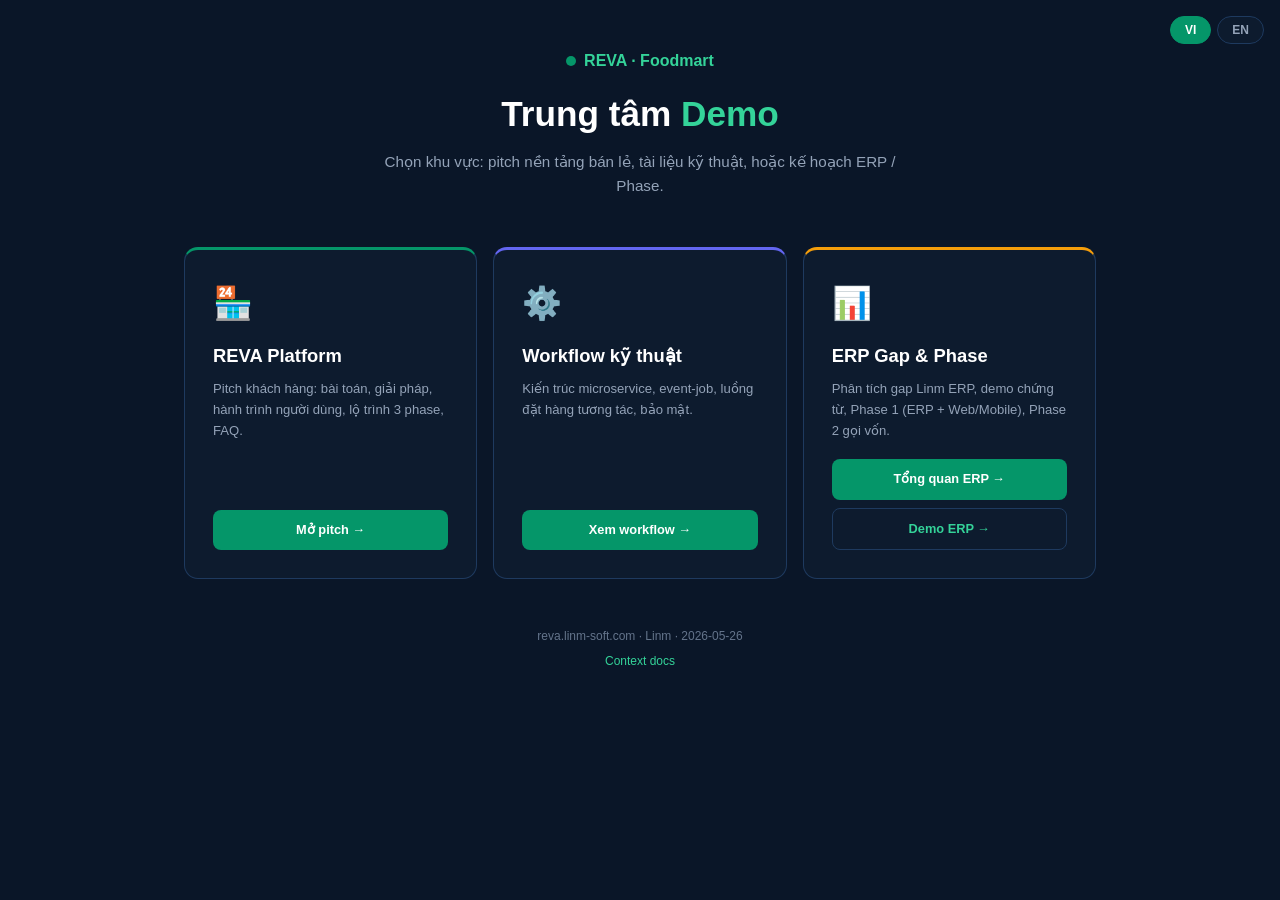
<file: index.html>
<!DOCTYPE html>
<html lang="vi">
<head>
<meta charset="UTF-8">
<meta name="viewport" content="width=device-width, initial-scale=1.0">
<title>REVA — Demo Hub</title>
<style>
*{margin:0;padding:0;box-sizing:border-box}
html{scroll-behavior:smooth}
body{font-family:-apple-system,BlinkMacSystemFont,'Segoe UI',Roboto,sans-serif;background:#0a1628;color:#e2e8f0;line-height:1.6;min-height:100vh}
a{color:inherit;text-decoration:none}
:root{--green:#059669;--green-mid:#34d399;--border:#1e3a5f;--card:#0d1b2e;--txt2:#94a3b8}
.wrap{max-width:960px;margin:0 auto;padding:48px 24px 64px}
header{text-align:center;margin-bottom:48px}
header .dot{display:inline-block;width:10px;height:10px;border-radius:50%;background:var(--green);margin-right:8px}
header h1{font-size:2.2rem;font-weight:900;color:#fff;margin:12px 0 8px}
header h1 span{color:var(--green-mid)}
header p{color:var(--txt2);font-size:.95rem;max-width:520px;margin:0 auto}
.grid{display:grid;grid-template-columns:repeat(auto-fit,minmax(260px,1fr));gap:16px}
.card{background:var(--card);border:1px solid var(--border);border-radius:14px;padding:28px;display:flex;flex-direction:column;transition:transform .2s,box-shadow .2s,border-color .2s}
.card:hover{transform:translateY(-4px);box-shadow:0 12px 32px rgba(0,0,0,.35);border-color:var(--green)}
.card.featured{border-top:3px solid var(--green)}
.card.erp{border-top:3px solid #f59e0b}
.card.tech{border-top:3px solid #6366f1}
.card-icon{font-size:2rem;margin-bottom:12px}
.card h2{font-size:1.15rem;font-weight:800;color:#fff;margin-bottom:8px}
.card p{font-size:.82rem;color:var(--txt2);flex:1;margin-bottom:18px}
.card .btn{display:inline-block;padding:10px 18px;background:var(--green);color:#fff;border-radius:8px;font-size:.8rem;font-weight:700;text-align:center}
.card .btn.outline{background:transparent;border:1px solid var(--border);color:var(--green-mid)}
.lang{position:fixed;top:16px;right:16px;display:flex;gap:6px;z-index:10}
.lang button{padding:6px 14px;border-radius:999px;border:1px solid var(--border);background:var(--card);color:var(--txt2);font-size:.75rem;font-weight:600;cursor:pointer}
.lang button.active{background:var(--green);color:#fff;border-color:var(--green)}
footer{text-align:center;margin-top:48px;font-size:.75rem;color:#64748b}
footer a{color:var(--green-mid)}
</style>
</head>
<body>
<div class="lang">
  <button class="lang-btn active" onclick="setLang('vi')">VI</button>
  <button class="lang-btn" onclick="setLang('en')">EN</button>
</div>
<div class="wrap">
  <header>
    <div><span class="dot"></span><strong style="color:var(--green-mid)">REVA · Foodmart</strong></div>
    <h1 class="vi">Trung tâm <span>Demo</span></h1>
    <h1 class="en" style="display:none">Demo <span>Hub</span></h1>
    <p class="vi">Chọn khu vực: pitch nền tảng bán lẻ, tài liệu kỹ thuật, hoặc kế hoạch ERP / Phase.</p>
    <p class="en" style="display:none">Choose: retail platform pitch, technical docs, or ERP gap &amp; phase plan.</p>
  </header>
  <div class="grid">
    <article class="card featured">
      <div class="card-icon">🏪</div>
      <h2><span class="vi">REVA Platform</span><span class="en" style="display:none">REVA Platform</span></h2>
      <p class="vi">Pitch khách hàng: bài toán, giải pháp, hành trình người dùng, lộ trình 3 phase, FAQ.</p>
      <p class="en" style="display:none">Customer pitch: problem, solution, journeys, roadmap, FAQ.</p>
      <a href="platform/index.html" class="btn"><span class="vi">Mở pitch →</span><span class="en" style="display:none">Open pitch →</span></a>
    </article>
    <article class="card tech">
      <div class="card-icon">⚙️</div>
      <h2><span class="vi">Workflow kỹ thuật</span><span class="en" style="display:none">Technical workflow</span></h2>
      <p class="vi">Kiến trúc microservice, event-job, luồng đặt hàng tương tác, bảo mật.</p>
      <p class="en" style="display:none">Microservices, event-job, interactive order flow, security.</p>
      <a href="platform/workflow-demo.html" class="btn"><span class="vi">Xem workflow →</span><span class="en" style="display:none">View workflow →</span></a>
    </article>
    <article class="card erp">
      <div class="card-icon">📊</div>
      <h2><span class="vi">ERP Gap &amp; Phase</span><span class="en" style="display:none">ERP Gap &amp; Phase</span></h2>
      <p class="vi">Phân tích gap Linm ERP, demo chứng từ, Phase 1 (ERP + Web/Mobile), Phase 2 gọi vốn.</p>
      <p class="en" style="display:none">Linm ERP gap, demo script, Phase 1–2 delivery plan.</p>
      <a href="pages/index.html" class="btn" style="margin-bottom:8px"><span class="vi">Tổng quan ERP →</span><span class="en" style="display:none">ERP overview →</span></a>
      <a href="pages/demo.html" class="btn outline"><span class="vi">Demo ERP →</span><span class="en" style="display:none">ERP demo →</span></a>
    </article>
  </div>
  <footer>
    <p>reva.linm-soft.com · Linm · 2026-05-26</p>
    <p style="margin-top:6px">
      <a href="platform/docs/context/01-PLATFORM-OVERVIEW.md"><span class="vi">Context docs</span><span class="en" style="display:none">Context docs</span></a>
    </p>
  </footer>
</div>
<script>
function setLang(lang) {
  document.querySelectorAll('.lang-btn').forEach(b =>
    b.classList.toggle('active', b.textContent.trim().toUpperCase() === lang.toUpperCase()));
  document.querySelectorAll('.vi').forEach(el => el.style.display = lang === 'vi' ? '' : 'none');
  document.querySelectorAll('.en').forEach(el => el.style.display = lang === 'en' ? '' : 'none');
  document.documentElement.lang = lang;
}
</script>
</body>
</html>
</file>
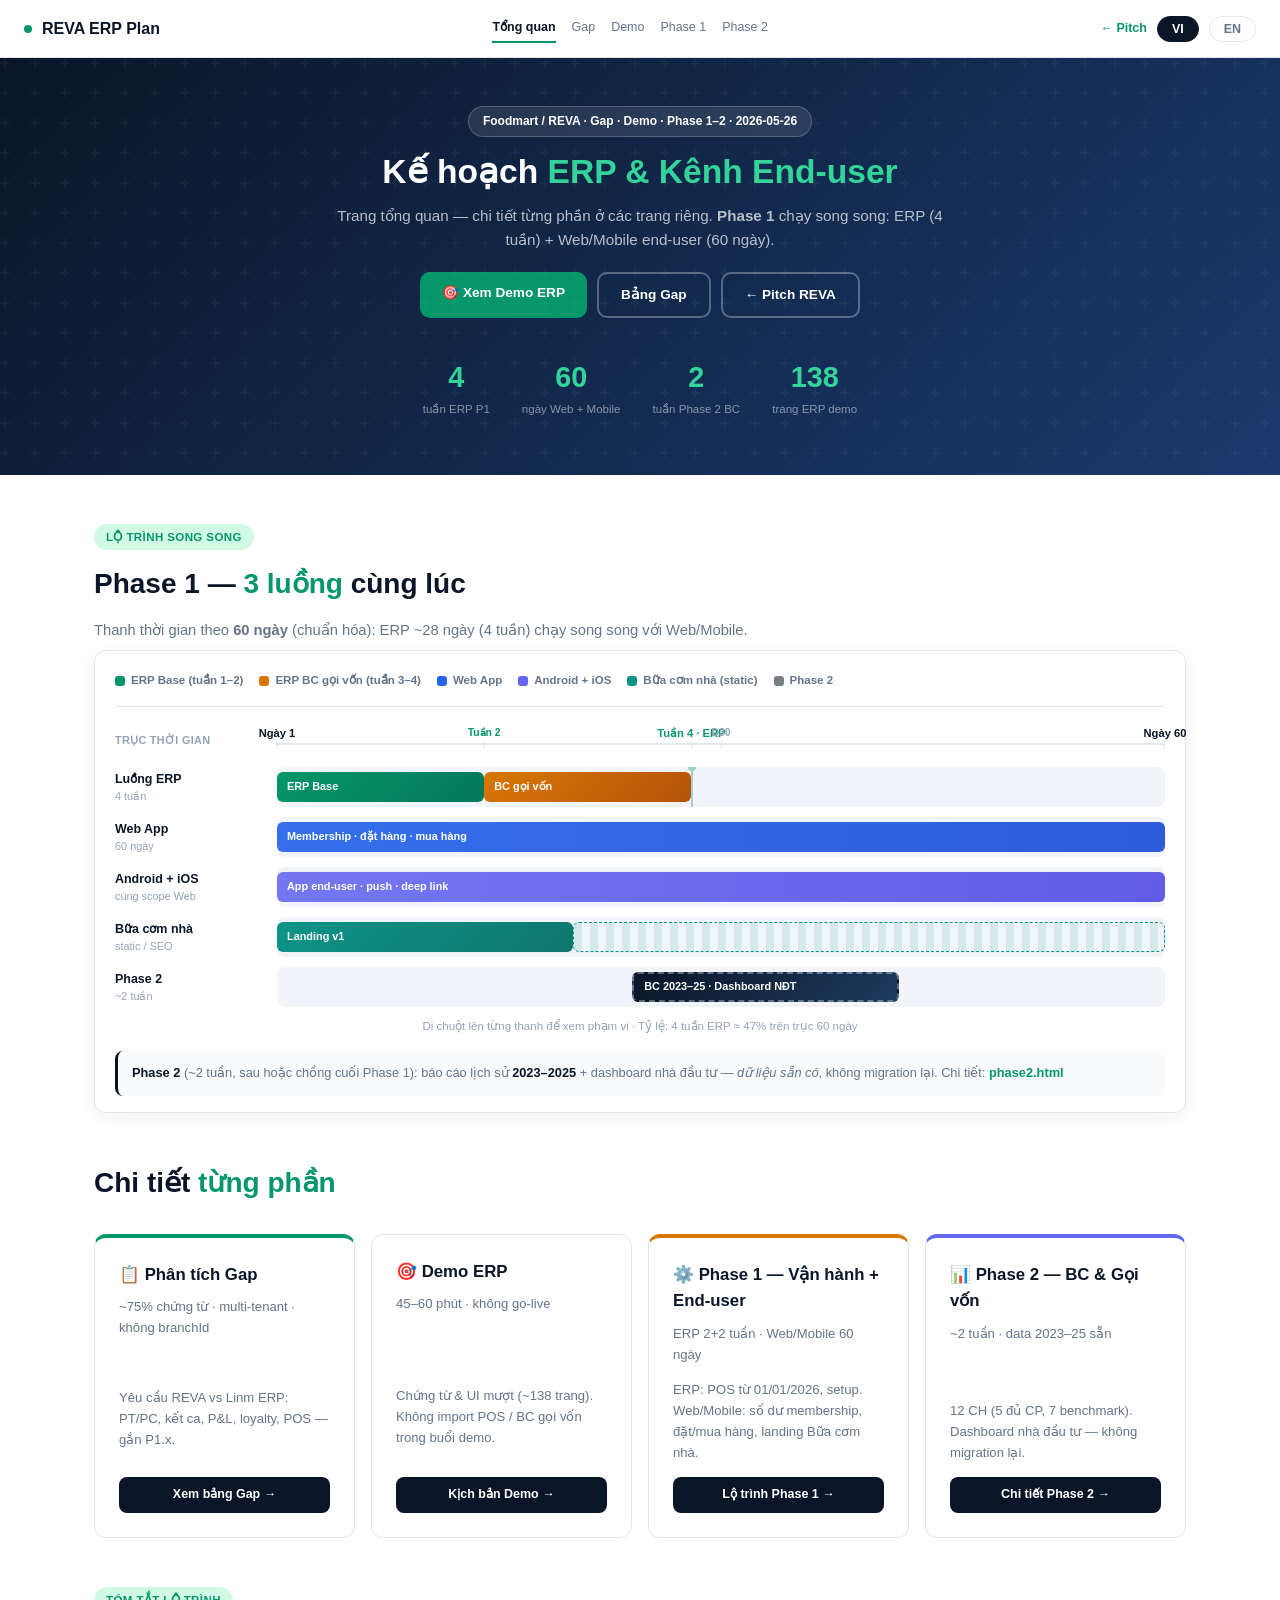
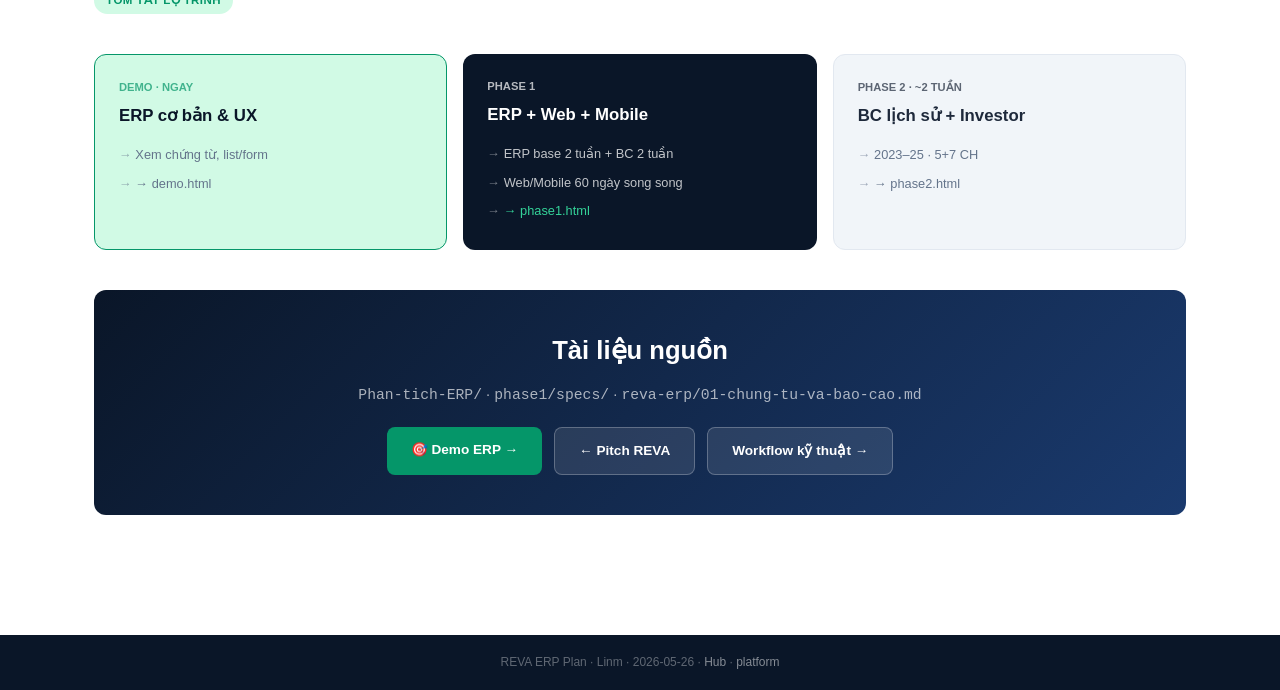
<file: pages/index.html>
<!DOCTYPE html>
<html lang="vi">
<head>
<meta charset="UTF-8">
<meta name="viewport" content="width=device-width, initial-scale=1.0">
<title>REVA ERP — Kế hoạch Gap &amp; Demo (Tổng quan)</title>
<link rel="stylesheet" href="plan.css">
</head>
<body>

<nav class="plan-nav">
  <a href="index.html" class="nav-logo"><div class="dot"></div> REVA ERP Plan</a>
  <div class="nav-links">
    <a href="index.html" class="active"><span class="vi">Tổng quan</span><span class="en" style="display:none">Overview</span></a>
    <a href="gap.html"><span class="vi">Gap</span><span class="en" style="display:none">Gap</span></a>
    <a href="demo.html"><span class="vi">Demo</span><span class="en" style="display:none">Demo</span></a>
    <a href="phase1.html"><span class="vi">Phase 1</span><span class="en" style="display:none">Phase 1</span></a>
    <a href="phase2.html"><span class="vi">Phase 2</span><span class="en" style="display:none">Phase 2</span></a>
  </div>
  <div class="nav-right">
    <a href="../platform/index.html" class="nav-back">← Pitch</a>
    <button class="lang-btn active" onclick="setLang('vi')">VI</button>
    <button class="lang-btn" onclick="setLang('en')">EN</button>
  </div>
</nav>

<div class="hero compact">
  <div class="hero-badge">
    <span class="vi">Foodmart / REVA · Gap · Demo · Phase 1–2 · 2026-05-26</span>
    <span class="en" style="display:none">Foodmart / REVA · Gap · Demo · Phase 1–2 · 2026-05-26</span>
  </div>
  <h1 class="vi">Kế hoạch <span>ERP &amp; Kênh End-user</span></h1>
  <h1 class="en" style="display:none"><span>ERP &amp; End-user</span> delivery plan</h1>
  <p class="vi">Trang tổng quan — chi tiết từng phần ở các trang riêng. <strong>Phase 1</strong> chạy song song: ERP (4 tuần) + Web/Mobile end-user (60 ngày).</p>
  <p class="en" style="display:none">Summary hub — details on separate pages. <strong>Phase 1</strong> runs in parallel: ERP (4 weeks) + end-user Web/Mobile (60 days).</p>
  <div class="hero-actions">
    <a href="demo.html" class="btn-primary">
      <span class="vi">🎯 Xem Demo ERP</span><span class="en" style="display:none">🎯 ERP Demo Plan</span>
    </a>
    <a href="gap.html" class="btn-outline">
      <span class="vi">Bảng Gap</span><span class="en" style="display:none">Gap Table</span>
    </a>
    <a href="../platform/index.html" class="btn-outline">
      <span class="vi">← Pitch REVA</span><span class="en" style="display:none">← REVA Pitch</span>
    </a>
  </div>
  <div class="hero-stats">
    <div class="hero-stat"><div class="val">4</div><div class="lbl vi">tuần ERP P1</div><div class="lbl en" style="display:none">weeks ERP P1</div></div>
    <div class="hero-stat"><div class="val">60</div><div class="lbl vi">ngày Web + Mobile</div><div class="lbl en" style="display:none">days Web + Mobile</div></div>
    <div class="hero-stat"><div class="val">2</div><div class="lbl vi">tuần Phase 2 BC</div><div class="lbl en" style="display:none">weeks Phase 2</div></div>
    <div class="hero-stat"><div class="val">138</div><div class="lbl vi">trang ERP demo</div><div class="lbl en" style="display:none">ERP pages (demo)</div></div>
  </div>
</div>

<main>
  <section class="page-section">
    <div class="section-tag"><span class="vi">Lộ trình song song</span><span class="en" style="display:none">Parallel tracks</span></div>
    <h2 class="section-title vi">Phase 1 — <span>3 luồng</span> cùng lúc</h2>
    <h2 class="section-title en" style="display:none">Phase 1 — <span>3 parallel</span> tracks</h2>
    <p class="section-sub vi" style="margin-bottom:0">Thanh thời gian theo <strong>60 ngày</strong> (chuẩn hóa): ERP ~28 ngày (4 tuần) chạy song song với Web/Mobile.</p>
    <p class="section-sub en" style="display:none;margin-bottom:0">Timeline on a <strong>60-day</strong> scale: ERP ~28 days (4 weeks) runs parallel to Web/Mobile.</p>

    <div class="gantt-board" role="img" aria-label="Phase 1 parallel timeline">
      <div class="gantt-legend">
        <span><i class="c-erp-base"></i><span class="vi">ERP Base (tuần 1–2)</span><span class="en" style="display:none">ERP base (wks 1–2)</span></span>
        <span><i class="c-erp-bc"></i><span class="vi">ERP BC gọi vốn (tuần 3–4)</span><span class="en" style="display:none">ERP fundraising reports (wks 3–4)</span></span>
        <span><i class="c-web"></i> Web App</span>
        <span><i class="c-mobile"></i><span class="vi">Android + iOS</span><span class="en" style="display:none">Android + iOS</span></span>
        <span><i class="c-static"></i><span class="vi">Bữa cơm nhà (static)</span><span class="en" style="display:none">Home Meal (static)</span></span>
        <span><i class="c-p2"></i> Phase 2</span>
      </div>

      <div class="gantt-grid">
        <div class="gantt-axis-label"><span class="vi">Trục thời gian</span><span class="en" style="display:none">Time axis</span></div>
        <div class="gantt-axis-wrap">
          <div class="gantt-axis-line"></div>
          <span class="gantt-tick major" style="left:0%"><span class="vi">Ngày 1</span><span class="en" style="display:none">Day 1</span></span>
          <span class="gantt-tick erp-zone" style="left:23.33%"><span class="vi">Tuần 2</span><span class="en" style="display:none">Wk 2</span></span>
          <span class="gantt-tick erp-zone major" style="left:46.67%"><span class="vi">Tuần 4 · ERP</span><span class="en" style="display:none">Wk 4 · ERP</span></span>
          <span class="gantt-tick" style="left:50%">D30</span>
          <span class="gantt-tick major" style="left:100%"><span class="vi">Ngày 60</span><span class="en" style="display:none">Day 60</span></span>
        </div>

        <div class="gantt-row-label">
          <span class="vi">Luồng ERP</span><span class="en" style="display:none">ERP track</span>
          <small>4 <span class="vi">tuần</span><span class="en" style="display:none">weeks</span></small>
        </div>
        <div class="gantt-track">
          <div class="gantt-erp-marker" title="End of ERP sprint (week 4)"></div>
          <div class="gantt-bar erp-base" title="POS ≥ 01/01/2026 · multi-tenant · kết ca · COA">
            <span class="gantt-bar-inner"><span class="vi">ERP Base</span><span class="en" style="display:none">ERP base</span></span>
          </div>
          <div class="gantt-bar erp-bc" title="Báo cáo từ số vận hành ERP">
            <span class="gantt-bar-inner"><span class="vi">BC gọi vốn</span><span class="en" style="display:none">Fundraise Rpt</span></span>
          </div>
        </div>

        <div class="gantt-row-label">
          Web App
          <small>60 <span class="vi">ngày</span><span class="en" style="display:none">days</span></small>
        </div>
        <div class="gantt-track">
          <div class="gantt-bar web">
            <span class="gantt-bar-inner"><span class="vi">Membership · đặt hàng · mua hàng</span><span class="en" style="display:none">Membership · order · purchase</span></span>
          </div>
        </div>

        <div class="gantt-row-label">
          <span class="vi">Android + iOS</span><span class="en" style="display:none">Android + iOS</span>
          <small><span class="vi">cùng scope Web</span><span class="en" style="display:none">same as Web</span></small>
        </div>
        <div class="gantt-track">
          <div class="gantt-bar mobile">
            <span class="gantt-bar-inner"><span class="vi">App end-user · push · deep link</span><span class="en" style="display:none">Customer app · push · deep link</span></span>
          </div>
        </div>

        <div class="gantt-row-label">
          <span class="vi">Bữa cơm nhà</span><span class="en" style="display:none">Home Meal</span>
          <small><span class="vi">static / SEO</span><span class="en" style="display:none">static / SEO</span></small>
        </div>
        <div class="gantt-track">
          <div class="gantt-bar static">
            <span class="gantt-bar-inner"><span class="vi">Landing v1</span><span class="en" style="display:none">Landing v1</span></span>
          </div>
          <div class="gantt-bar static-ext" aria-hidden="true"></div>
        </div>

        <div class="gantt-row-label">
          Phase 2
          <small>~2 <span class="vi">tuần</span><span class="en" style="display:none">weeks</span></small>
        </div>
        <div class="gantt-track">
          <div class="gantt-bar p2">
            <span class="gantt-bar-inner"><span class="vi">BC 2023–25 · Dashboard NĐT</span><span class="en" style="display:none">2023–25 · Investor dash</span></span>
          </div>
        </div>
      </div>

      <p class="gantt-hint vi">Di chuột lên từng thanh để xem phạm vi · Tỷ lệ: 4 tuần ERP ≈ 47% trên trục 60 ngày</p>
      <p class="gantt-hint en" style="display:none">Hover bars for scope · 4 ERP weeks ≈ 47% of the 60-day axis</p>

      <div class="gantt-note">
        <span class="vi"><strong>Phase 2</strong> (~2 tuần, sau hoặc chồng cuối Phase 1): báo cáo lịch sử <strong>2023–2025</strong> + dashboard nhà đầu tư — <em>dữ liệu sẵn có</em>, không migration lại. Chi tiết: <a href="phase2.html">phase2.html</a></span>
        <span class="en" style="display:none"><strong>Phase 2</strong> (~2 weeks, after or overlapping end of P1): <strong>2023–2025</strong> reports + investor dashboard — <em>existing data</em>, no re-migration. Details: <a href="phase2.html">phase2.html</a></span>
      </div>
    </div>
  </section>

  <section class="page-section">
    <h2 class="section-title vi">Chi tiết <span>từng phần</span></h2>
    <h2 class="section-title en" style="display:none">Detail <span>by section</span></h2>
    <div class="hub-grid">
      <article class="hub-card featured">
        <h3>📋 <span class="vi">Phân tích Gap</span><span class="en" style="display:none">Gap analysis</span></h3>
        <p class="hub-meta vi">~75% chứng từ · multi-tenant · không branchId</p>
        <p class="hub-meta en" style="display:none">~75% vouchers · multi-tenant · no branchId</p>
        <p class="vi">Yêu cầu REVA vs Linm ERP: PT/PC, kết ca, P&amp;L, loyalty, POS — gắn P1.x.</p>
        <p class="en" style="display:none">REVA requirements vs Linm ERP with phase tags.</p>
        <a href="gap.html" class="btn-link"><span class="vi">Xem bảng Gap →</span><span class="en" style="display:none">View gap table →</span></a>
      </article>
      <article class="hub-card">
        <h3>🎯 <span class="vi">Demo ERP</span><span class="en" style="display:none">ERP demo</span></h3>
        <p class="hub-meta vi">45–60 phút · không go-live</p>
        <p class="hub-meta en" style="display:none">45–60 min · not go-live</p>
        <p class="vi">Chứng từ &amp; UI mượt (~138 trang). Không import POS / BC gọi vốn trong buổi demo.</p>
        <p class="en" style="display:none">Vouchers &amp; smooth UX. No POS import or fundraising reports in session.</p>
        <a href="demo.html" class="btn-link"><span class="vi">Kịch bản Demo →</span><span class="en" style="display:none">Demo script →</span></a>
      </article>
      <article class="hub-card amber-top">
        <h3>⚙️ <span class="vi">Phase 1 — Vận hành + End-user</span><span class="en" style="display:none">Phase 1 — Ops + end-user</span></h3>
        <p class="hub-meta vi">ERP 2+2 tuần · Web/Mobile 60 ngày</p>
        <p class="hub-meta en" style="display:none">ERP 2+2 weeks · Web/Mobile 60 days</p>
        <p class="vi">ERP: POS từ 01/01/2026, setup. Web/Mobile: số dư membership, đặt/mua hàng, landing Bữa cơm nhà.</p>
        <p class="en" style="display:none">ERP setup + POS. Web/Mobile: membership, orders, Home Meal static page.</p>
        <a href="phase1.html" class="btn-link"><span class="vi">Lộ trình Phase 1 →</span><span class="en" style="display:none">Phase 1 plan →</span></a>
      </article>
      <article class="hub-card indigo-top">
        <h3>📊 <span class="vi">Phase 2 — BC &amp; Gọi vốn</span><span class="en" style="display:none">Phase 2 — Reports &amp; fundraising</span></h3>
        <p class="hub-meta vi">~2 tuần · data 2023–25 sẵn</p>
        <p class="hub-meta en" style="display:none">~2 weeks · 2023–25 data exists</p>
        <p class="vi">12 CH (5 đủ CP, 7 benchmark). Dashboard nhà đầu tư — không migration lại.</p>
        <p class="en" style="display:none">12 stores, investor dashboard — no re-migration.</p>
        <a href="phase2.html" class="btn-link"><span class="vi">Chi tiết Phase 2 →</span><span class="en" style="display:none">Phase 2 details →</span></a>
      </article>
    </div>
  </section>

  <section class="page-section">
    <div class="section-tag"><span class="vi">Tóm tắt lộ trình</span><span class="en" style="display:none">Roadmap summary</span></div>
    <div class="roadmap">
      <div class="phase-card p0">
        <div class="phase-label" style="color:var(--green)">Demo · ngay</div>
        <h3 style="color:var(--navy)"><span class="vi">ERP cơ bản &amp; UX</span><span class="en" style="display:none">Core ERP &amp; UX</span></h3>
        <ul>
          <li><span class="vi">Xem chứng từ, list/form</span><span class="en" style="display:none">Vouchers, lists/forms</span></li>
          <li><a href="demo.html"><span class="vi">→ demo.html</span><span class="en" style="display:none">→ demo.html</span></a></li>
        </ul>
      </div>
      <div class="phase-card p1">
        <div class="phase-label">Phase 1</div>
        <h3><span class="vi">ERP + Web + Mobile</span><span class="en" style="display:none">ERP + Web + Mobile</span></h3>
        <ul>
          <li><span class="vi">ERP base 2 tuần + BC 2 tuần</span><span class="en" style="display:none">ERP 2w base + 2w reports</span></li>
          <li><span class="vi">Web/Mobile 60 ngày song song</span><span class="en" style="display:none">Web/Mobile 60d parallel</span></li>
          <li><a href="phase1.html" style="color:var(--green-mid)"><span class="vi">→ phase1.html</span><span class="en" style="display:none">→ phase1.html</span></a></li>
        </ul>
      </div>
      <div class="phase-card p2">
        <div class="phase-label">Phase 2 · ~2 tuần</div>
        <h3><span class="vi">BC lịch sử + Investor</span><span class="en" style="display:none">Historical + investor</span></h3>
        <ul>
          <li><span class="vi">2023–25 · 5+7 CH</span><span class="en" style="display:none">2023–25 · 5+7 stores</span></li>
          <li><a href="phase2.html"><span class="vi">→ phase2.html</span><span class="en" style="display:none">→ phase2.html</span></a></li>
        </ul>
      </div>
    </div>
    <div class="cta-box">
      <h2><span class="vi">Tài liệu nguồn</span><span class="en" style="display:none">Source docs</span></h2>
      <p><span class="vi"><code>Phan-tich-ERP/</code> · <code>phase1/specs/</code> · <code>reva-erp/01-chung-tu-va-bao-cao.md</code></span><span class="en" style="display:none">Phan-tich-ERP/ · phase1/specs/ · reva-erp plan</span></p>
      <div class="cta-links">
        <a href="demo.html" class="primary"><span class="vi">🎯 Demo ERP →</span><span class="en" style="display:none">🎯 ERP Demo →</span></a>
        <a href="../platform/index.html" class="secondary"><span class="vi">← Pitch REVA</span><span class="en" style="display:none">← REVA pitch</span></a>
        <a href="../platform/workflow-demo.html" class="secondary"><span class="vi">Workflow kỹ thuật →</span><span class="en" style="display:none">Technical workflow →</span></a>
      </div>
    </div>
  </section>
</main>

<footer class="plan-footer">
  REVA ERP Plan · Linm · 2026-05-26 ·
  <a href="../index.html">Hub</a> · <a href="../platform/index.html">platform</a>
</footer>
<script src="plan.js"></script>
</body>
</html>
</file>
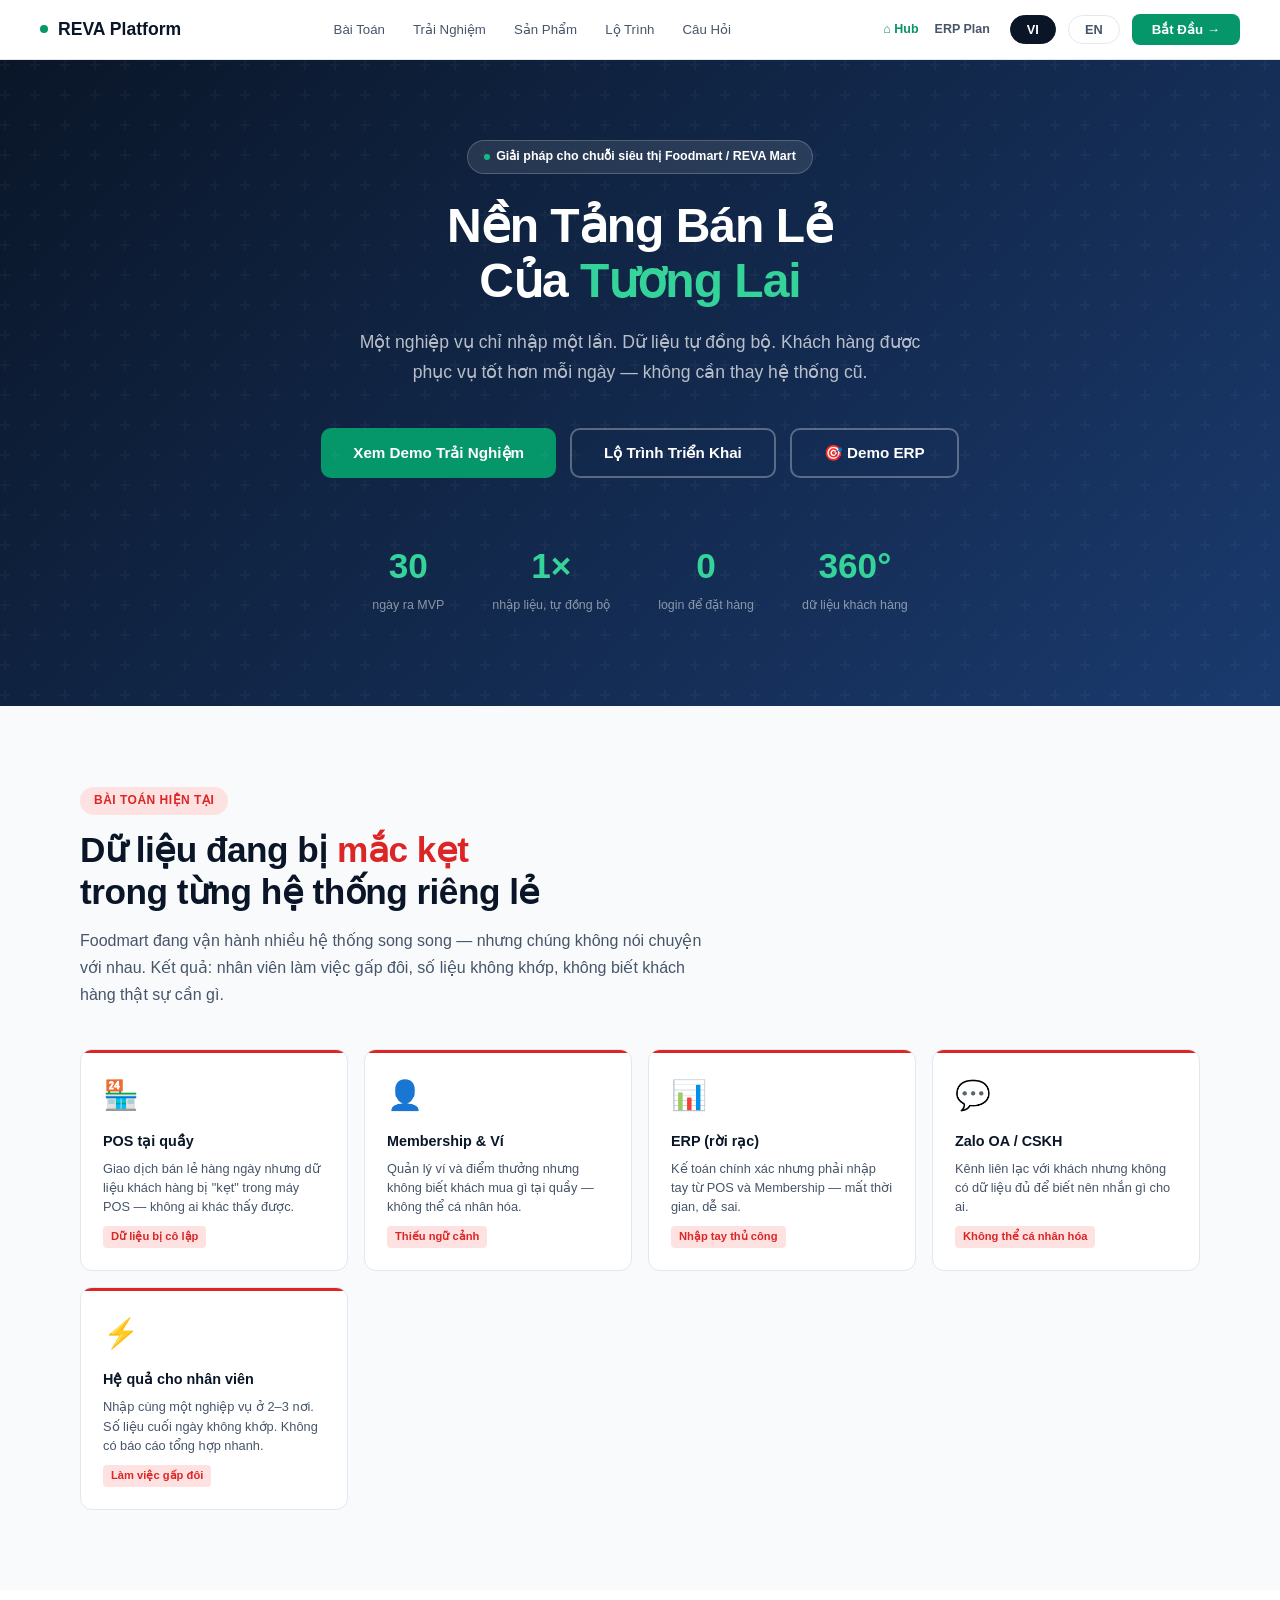
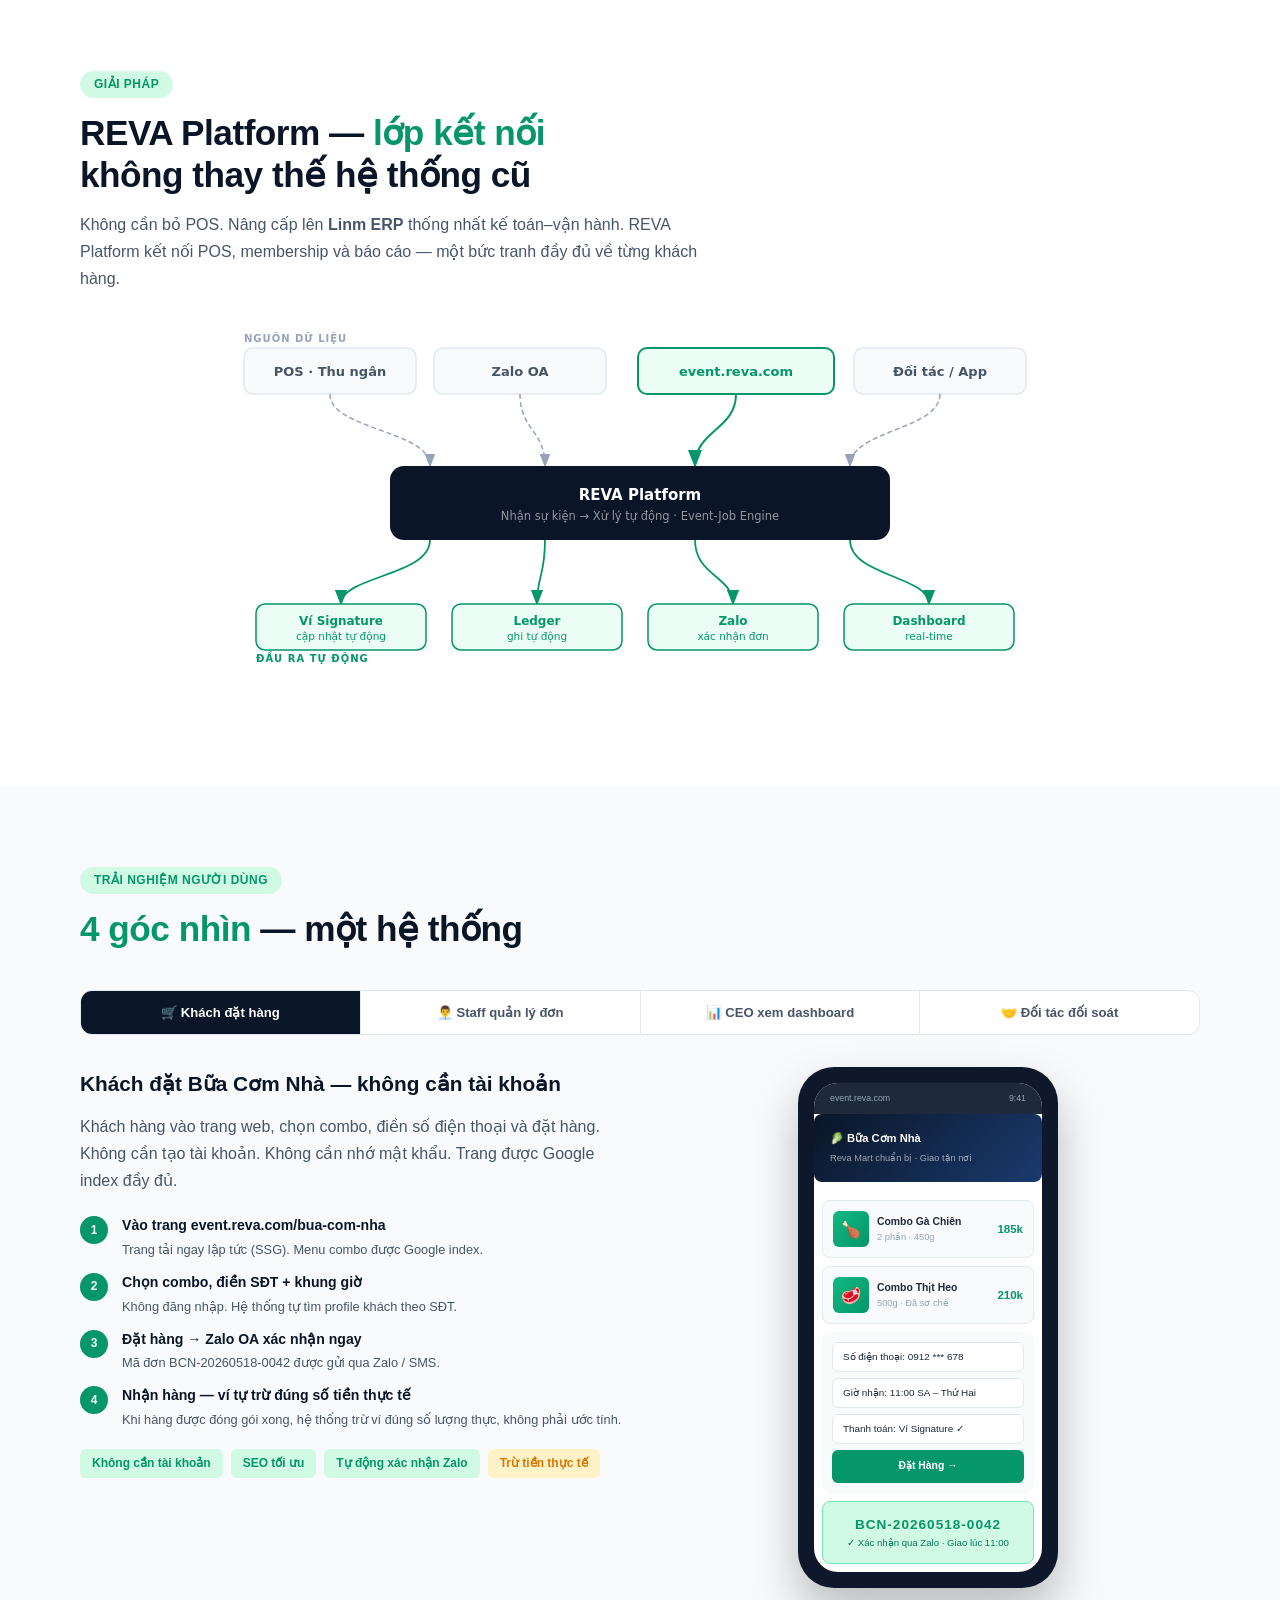
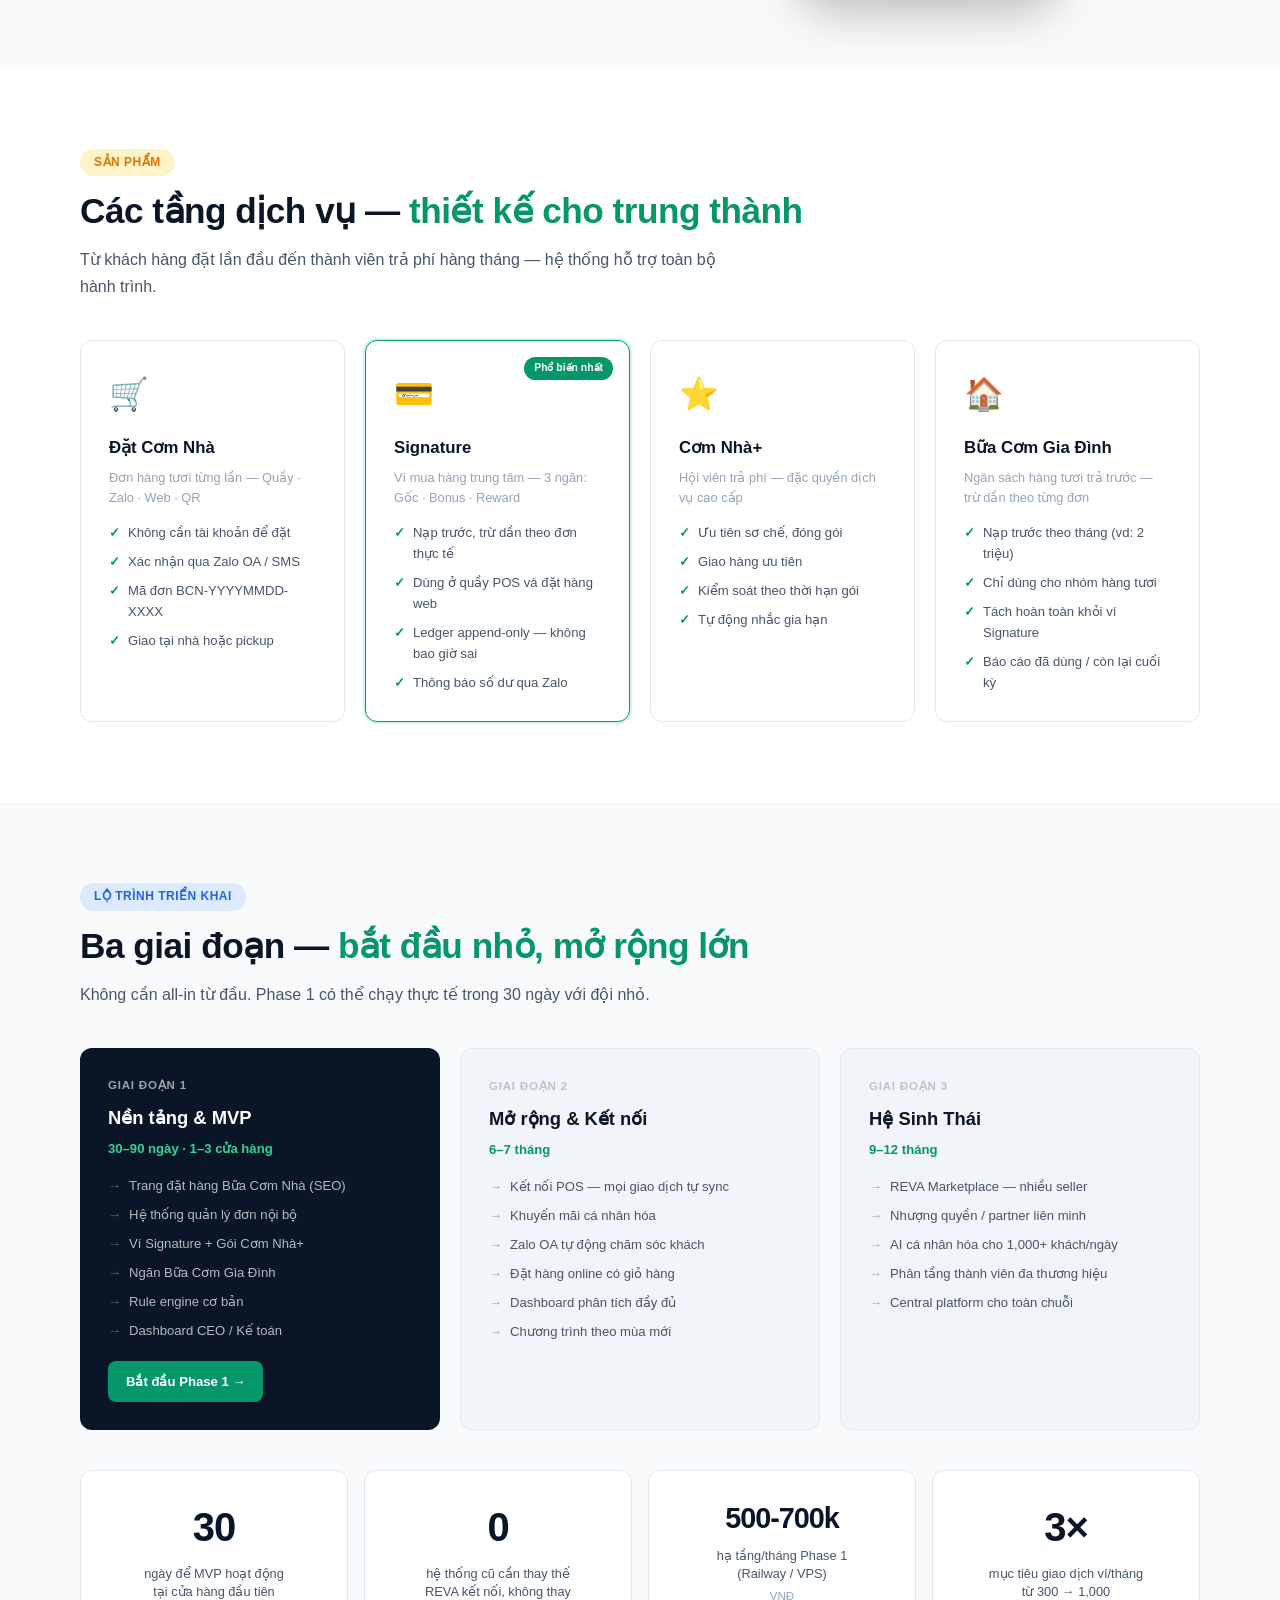
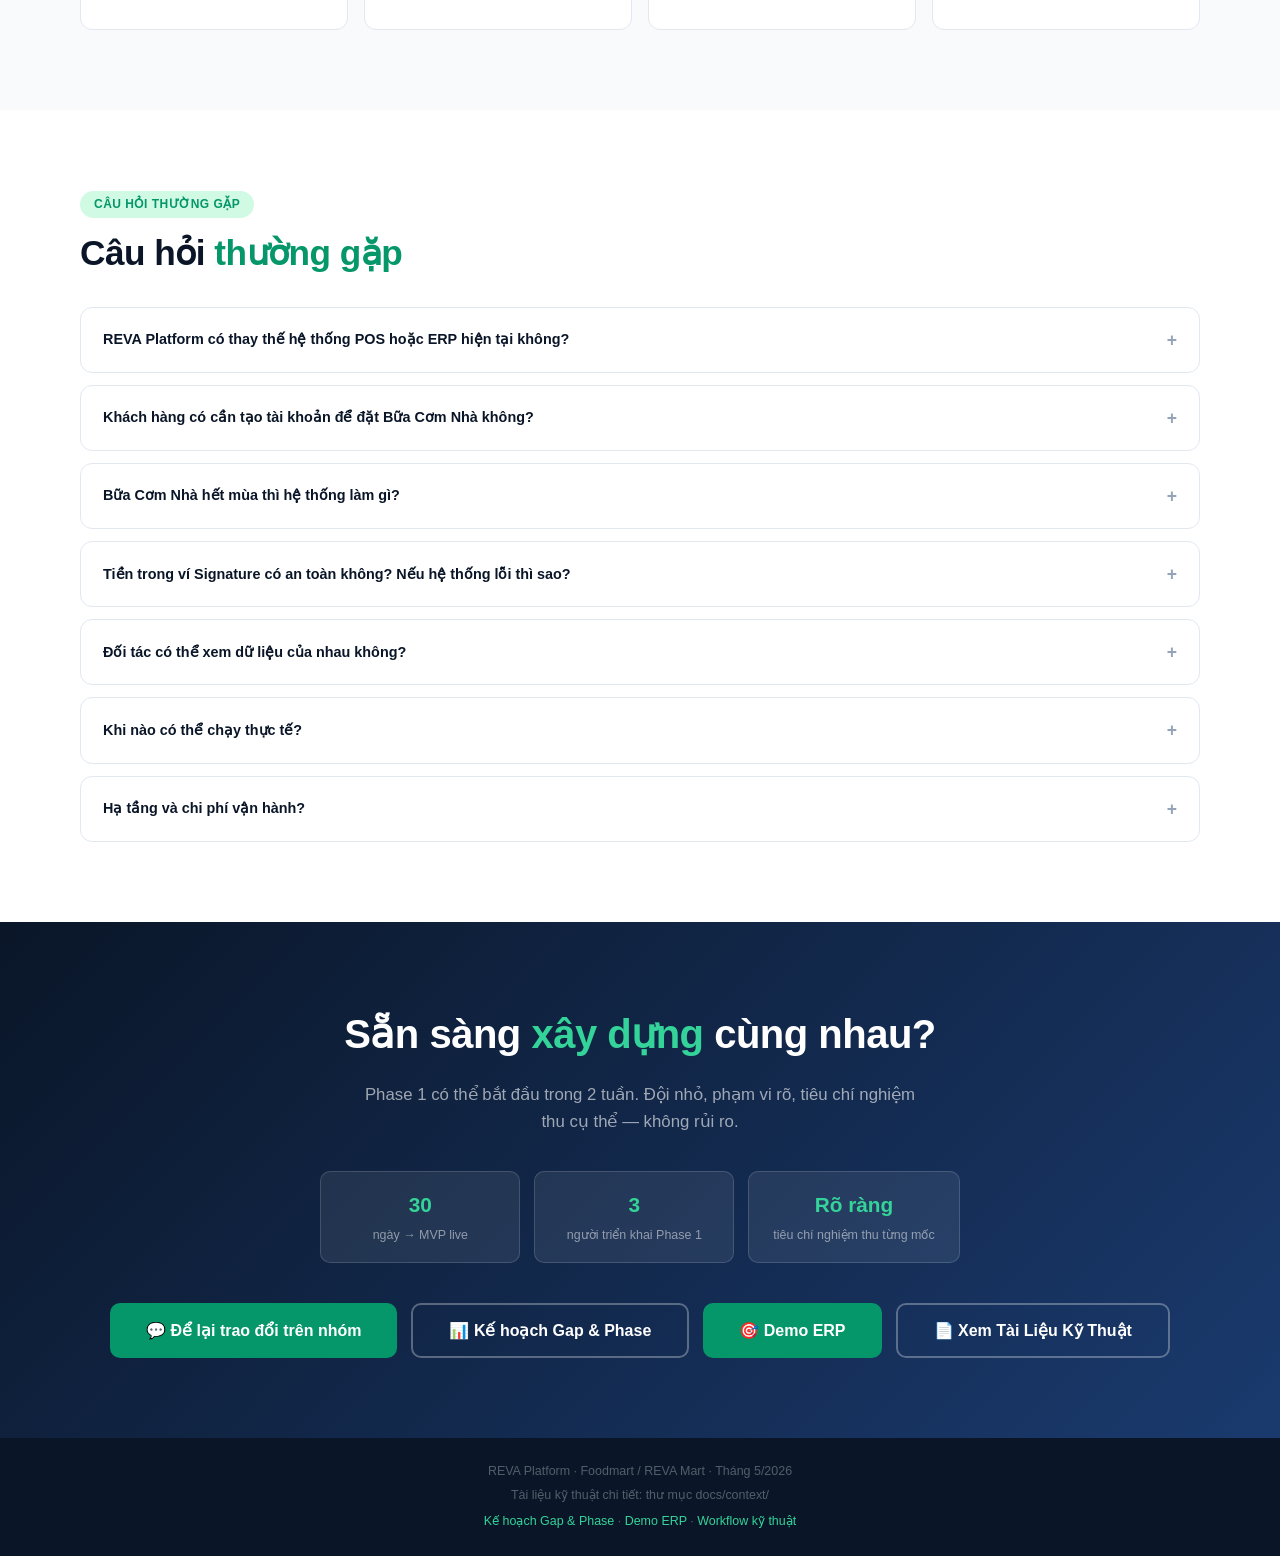
<file: Platform/index.html>
<!DOCTYPE html>
<html lang="vi">
<head>
<meta charset="UTF-8">
<meta name="viewport" content="width=device-width, initial-scale=1.0">
<title>REVA Platform — Product Demo</title>
<style>
/* ── RESET & BASE ── */
*{margin:0;padding:0;box-sizing:border-box}
html{scroll-behavior:smooth}
body{font-family:-apple-system,BlinkMacSystemFont,'Segoe UI',Roboto,sans-serif;background:#fff;color:#1e293b;line-height:1.6}
a{color:inherit;text-decoration:none}
img{max-width:100%}

/* ── TOKENS ── */
:root{
  --navy:#0a1628;--navy2:#0f2040;
  --green:#059669;--green-light:#d1fae5;--green-mid:#10b981;
  --amber:#d97706;--amber-light:#fef3c7;
  --blue:#2563eb;--blue-light:#dbeafe;
  --red:#dc2626;--red-light:#fee2e2;
  --slate:#f8fafc;--slate2:#f1f5f9;--border:#e2e8f0;
  --txt:#1e293b;--txt2:#475569;--txt3:#94a3b8;
  --radius:12px;--shadow:0 4px 24px rgba(0,0,0,.08);--shadow2:0 2px 8px rgba(0,0,0,.06);
}

/* ── NAV ── */
nav{position:sticky;top:0;z-index:100;background:rgba(255,255,255,.95);backdrop-filter:blur(12px);border-bottom:1px solid var(--border);padding:0 40px;display:flex;align-items:center;justify-content:space-between;height:60px}
.nav-logo{display:flex;align-items:center;gap:10px;font-weight:800;font-size:1.1rem;color:var(--navy)}
.nav-logo .dot{width:8px;height:8px;border-radius:50%;background:var(--green)}
.nav-links{display:flex;gap:28px}
.nav-links a{font-size:.83rem;font-weight:500;color:var(--txt2);transition:color .2s}
.nav-links a:hover{color:var(--navy)}
.nav-right{display:flex;align-items:center;gap:12px}
.lang-btn{padding:6px 16px;border-radius:999px;border:1px solid var(--border);font-size:.8rem;font-weight:600;cursor:pointer;background:#fff;color:var(--txt2);transition:all .2s}
.lang-btn.active{background:var(--navy);color:#fff;border-color:var(--navy)}
.nav-cta{padding:8px 20px;background:var(--green);color:#fff;border-radius:8px;font-size:.83rem;font-weight:700;cursor:pointer;border:none;transition:all .2s}
.nav-cta:hover{background:#047857}

/* ── HERO ── */
.hero{background:linear-gradient(135deg,var(--navy) 0%,#1a3a6e 100%);color:#fff;padding:80px 40px 90px;text-align:center;position:relative;overflow:hidden}
.hero::before{content:'';position:absolute;inset:0;pointer-events:none;background:url("data:image/svg+xml,%3Csvg width='60' height='60' viewBox='0 0 60 60' xmlns='http://www.w3.org/2000/svg'%3E%3Cg fill='none' fill-rule='evenodd'%3E%3Cg fill='%23ffffff' fill-opacity='0.03'%3E%3Cpath d='M36 34v-4h-2v4h-4v2h4v4h2v-4h4v-2h-4zm0-30V0h-2v4h-4v2h4v4h2V6h4V4h-4zM6 34v-4H4v4H0v2h4v4h2v-4h4v-2H6zM6 4V0H4v4H0v2h4v4h2V6h4V4H6z'/%3E%3C/g%3E%3C/g%3E%3C/svg%3E")}
.hero-badge{display:inline-flex;align-items:center;gap:6px;background:rgba(255,255,255,.1);border:1px solid rgba(255,255,255,.2);border-radius:999px;padding:6px 16px;font-size:.78rem;font-weight:600;margin-bottom:24px}
.hero-badge .dot{width:6px;height:6px;border-radius:50%;background:var(--green-mid)}
.hero h1{font-size:3rem;font-weight:900;line-height:1.15;max-width:800px;margin:0 auto 20px;letter-spacing:-1px}
.hero h1 span{color:#34d399}
.hero p{font-size:1.1rem;color:rgba(255,255,255,.7);max-width:600px;margin:0 auto 40px;line-height:1.7}
.hero-actions{display:flex;gap:14px;justify-content:center;flex-wrap:wrap}
.btn-primary{padding:14px 32px;background:var(--green);color:#fff;border-radius:10px;font-weight:700;font-size:.95rem;border:none;cursor:pointer;transition:all .2s}
.btn-primary:hover{background:#047857;transform:translateY(-1px)}
.btn-outline{padding:14px 32px;background:transparent;color:#fff;border-radius:10px;font-weight:700;font-size:.95rem;border:2px solid rgba(255,255,255,.3);cursor:pointer;transition:all .2s}
.btn-outline:hover{border-color:#fff;background:rgba(255,255,255,.1)}
.hero-stats{display:flex;justify-content:center;gap:48px;margin-top:60px;flex-wrap:wrap}
.hero-stat .val{font-size:2.2rem;font-weight:900;color:#34d399}
.hero-stat .lbl{font-size:.78rem;color:rgba(255,255,255,.5);margin-top:2px}

/* ── SECTIONS ── */
section{padding:80px 40px;max-width:1200px;margin:0 auto}
section.full{max-width:none;padding:80px 0}
section.gray{background:var(--slate)}
.section-wrap{max-width:1200px;margin:0 auto;padding:0 40px}
.section-tag{display:inline-flex;align-items:center;gap:6px;background:var(--green-light);color:var(--green);border-radius:999px;padding:4px 14px;font-size:.75rem;font-weight:700;text-transform:uppercase;letter-spacing:.5px;margin-bottom:14px}
.section-tag.amber{background:var(--amber-light);color:var(--amber)}
.section-tag.blue{background:var(--blue-light);color:var(--blue)}
h2.section-title{font-size:2.2rem;font-weight:900;color:var(--navy);line-height:1.2;margin-bottom:14px;letter-spacing:-0.5px}
h2.section-title span{color:var(--green)}
.section-sub{font-size:1rem;color:var(--txt2);max-width:640px;line-height:1.7}

/* ── PAIN GRID ── */
.pain-grid{display:grid;grid-template-columns:repeat(auto-fit,minmax(220px,1fr));gap:16px;margin-top:40px}
.pain-card{background:#fff;border:1px solid var(--border);border-radius:var(--radius);padding:22px;position:relative;overflow:hidden}
.pain-card::before{content:'';position:absolute;top:0;left:0;right:0;height:3px;background:var(--red)}
.pain-icon{font-size:1.8rem;margin-bottom:12px}
.pain-card h4{font-size:.9rem;font-weight:700;color:var(--navy);margin-bottom:6px}
.pain-card p{font-size:.8rem;color:var(--txt2);line-height:1.5}
.pain-card .pain-tag{display:inline-block;margin-top:10px;background:var(--red-light);color:var(--red);border-radius:4px;padding:2px 8px;font-size:.7rem;font-weight:600}

/* ── SOLUTION DIAGRAM ── */
.solution-diagram{margin:40px 0}
.sd-svg{width:100%;max-width:820px;display:block;margin:0 auto}

/* ── JOURNEY SECTION ── */
.journey-tabs{display:flex;gap:0;border:1px solid var(--border);border-radius:var(--radius);overflow:hidden;margin-bottom:32px;background:#fff}
.journey-tab{flex:1;padding:14px;text-align:center;font-size:.82rem;font-weight:600;color:var(--txt2);cursor:pointer;border:none;background:none;border-right:1px solid var(--border);transition:all .2s}
.journey-tab:last-child{border-right:none}
.journey-tab.active{background:var(--navy);color:#fff}
.journey-tab:hover:not(.active){background:var(--slate2)}
.journey-content{display:none}
.journey-content.active{display:grid;grid-template-columns:1fr 1fr;gap:32px;align-items:start}

/* PHONE MOCKUP */
.phone-wrap{display:flex;justify-content:center}
.phone{width:260px;background:#0f172a;border-radius:36px;padding:16px;box-shadow:0 24px 48px rgba(0,0,0,.25)}
.phone-screen{background:#fff;border-radius:24px;overflow:hidden}
.phone-status{background:#1e293b;padding:8px 16px;display:flex;justify-content:space-between;align-items:center}
.phone-status span{font-size:.55rem;color:#94a3b8}
.phone-url{background:#f1f5f9;margin:8px;border-radius:6px;padding:6px 10px;font-size:.6rem;color:var(--txt3);font-family:monospace}
.phone-content{padding:12px}
.phone-hero{background:linear-gradient(135deg,#0a1628,#1a3a6e);padding:16px;border-radius:8px;margin-bottom:10px;color:#fff}
.phone-hero h4{font-size:.7rem;font-weight:700;margin-bottom:4px}
.phone-hero p{font-size:.58rem;color:rgba(255,255,255,.6)}
.phone-combo{background:#f8fafc;border:1px solid #e2e8f0;border-radius:8px;padding:10px;margin-bottom:8px;display:flex;gap:8px;align-items:center}
.combo-img{width:36px;height:36px;border-radius:6px;background:linear-gradient(135deg,#10b981,#059669);display:flex;align-items:center;justify-content:center;font-size:1rem;flex-shrink:0}
.combo-info h5{font-size:.65rem;font-weight:700;color:#1e293b}
.combo-info p{font-size:.58rem;color:#94a3b8}
.combo-price{margin-left:auto;font-size:.72rem;font-weight:700;color:var(--green)}
.phone-form{background:#f8fafc;border-radius:8px;padding:10px}
.phone-input{background:#fff;border:1px solid #e2e8f0;border-radius:6px;padding:6px 10px;font-size:.62rem;color:#1e293b;margin-bottom:6px;width:100%}
.phone-btn{background:var(--green);color:#fff;border-radius:6px;padding:8px;font-size:.65rem;font-weight:700;width:100%;text-align:center;cursor:pointer}
.phone-success{background:#d1fae5;border:1px solid #6ee7b7;border-radius:8px;padding:12px;text-align:center}
.phone-success .code{font-size:.85rem;font-weight:800;color:var(--green);letter-spacing:1px}
.phone-success p{font-size:.6rem;color:#047857}

/* DESKTOP MOCKUP */
.desktop-wrap{display:flex;justify-content:center}
.desktop{background:#0f172a;border-radius:12px;padding:10px;box-shadow:0 24px 48px rgba(0,0,0,.2);width:100%}
.desktop-bar{display:flex;gap:6px;margin-bottom:8px;align-items:center}
.desktop-bar .dot{width:10px;height:10px;border-radius:50%}
.desktop-bar .d1{background:#ff5f57}
.desktop-bar .d2{background:#febc2e}
.desktop-bar .d3{background:#28c840}
.desktop-screen{background:#f8fafc;border-radius:6px;overflow:hidden}
.ds-nav{background:#0a1628;padding:8px 14px;display:flex;align-items:center;gap:8px}
.ds-nav-logo{font-size:.65rem;font-weight:800;color:#fff}
.ds-nav-links{display:flex;gap:10px;margin-left:auto}
.ds-nav-links span{font-size:.55rem;color:rgba(255,255,255,.4);cursor:pointer;padding:3px 8px;border-radius:4px}
.ds-nav-links span.active{background:rgba(255,255,255,.1);color:#fff}
.ds-stats{display:grid;grid-template-columns:repeat(4,1fr);gap:6px;padding:10px}
.ds-stat{background:#fff;border-radius:6px;padding:8px;text-align:center;border:1px solid #e2e8f0}
.ds-stat .v{font-size:.9rem;font-weight:800;color:var(--navy)}
.ds-stat .l{font-size:.5rem;color:#94a3b8;margin-top:2px}
.ds-chart{margin:6px 10px;background:#fff;border-radius:6px;padding:10px;border:1px solid #e2e8f0}
.ds-chart-title{font-size:.58rem;font-weight:600;color:#475569;margin-bottom:8px}
.chart-bars{display:flex;align-items:flex-end;gap:4px;height:40px}
.chart-bar{flex:1;background:var(--green);border-radius:2px 2px 0 0;opacity:.7}
.chart-bar.hi{opacity:1;background:var(--green-mid)}
.ds-orders{margin:0 10px 10px;background:#fff;border-radius:6px;padding:10px;border:1px solid #e2e8f0}
.order-row{display:grid;grid-template-columns:1fr 80px 50px 60px;gap:6px;padding:5px 0;border-bottom:1px solid #f1f5f9;font-size:.55rem;color:#475569;align-items:center}
.order-row:last-child{border:none}
.order-row.header{color:#94a3b8;font-weight:600}
.status-dot{width:6px;height:6px;border-radius:50%;display:inline-block;margin-right:4px}
.s-pending{background:#f59e0b}
.s-done{background:#10b981}
.s-processing{background:#6366f1}

/* JOURNEY DESCRIPTION */
.journey-desc h3{font-size:1.3rem;font-weight:800;color:var(--navy);margin-bottom:12px}
.journey-desc .lead{font-size:1rem;color:var(--txt2);line-height:1.7;margin-bottom:20px}
.journey-steps{display:flex;flex-direction:column;gap:12px}
.jstep{display:flex;gap:14px;align-items:flex-start}
.jstep-num{width:28px;height:28px;border-radius:50%;background:var(--green);color:#fff;font-size:.75rem;font-weight:800;display:flex;align-items:center;justify-content:center;flex-shrink:0;margin-top:2px}
.jstep-body h4{font-size:.88rem;font-weight:700;color:var(--navy);margin-bottom:3px}
.jstep-body p{font-size:.8rem;color:var(--txt2);line-height:1.5}
.value-tags{display:flex;flex-wrap:wrap;gap:8px;margin-top:20px}
.vtag{background:var(--green-light);color:var(--green);border-radius:6px;padding:5px 12px;font-size:.75rem;font-weight:600}
.vtag.amber{background:var(--amber-light);color:var(--amber)}
.vtag.blue{background:var(--blue-light);color:var(--blue)}

/* ── PRODUCT TIERS ── */
.tiers{display:grid;grid-template-columns:repeat(auto-fit,minmax(250px,1fr));gap:20px;margin-top:40px}
.tier{background:#fff;border:1px solid var(--border);border-radius:var(--radius);padding:28px;position:relative;overflow:hidden;transition:box-shadow .2s}
.tier:hover{box-shadow:var(--shadow)}
.tier.featured{border-color:var(--green);box-shadow:0 0 0 2px var(--green-light)}
.tier-badge{position:absolute;top:16px;right:16px;background:var(--green);color:#fff;font-size:.65rem;font-weight:700;padding:3px 10px;border-radius:999px}
.tier-icon{font-size:2rem;margin-bottom:14px}
.tier h3{font-size:1.05rem;font-weight:800;color:var(--navy);margin-bottom:6px}
.tier .tier-sub{font-size:.8rem;color:var(--txt3);margin-bottom:14px}
.tier-features{display:flex;flex-direction:column;gap:8px}
.tier-feature{display:flex;gap:8px;font-size:.82rem;color:var(--txt2)}
.tier-feature::before{content:'✓';color:var(--green);font-weight:700;flex-shrink:0}

/* ── DASHBOARD PREVIEW ── */
.dash-preview{background:var(--navy);border-radius:20px;padding:24px;margin-top:40px}
.dash-header{display:flex;align-items:center;justify-content:space-between;margin-bottom:20px}
.dash-header h3{color:#fff;font-size:1rem}
.dash-header .role-badge{background:rgba(255,255,255,.1);color:rgba(255,255,255,.7);border-radius:6px;padding:4px 12px;font-size:.73rem}
.dash-kpis{display:grid;grid-template-columns:repeat(4,1fr);gap:12px;margin-bottom:16px}
.kpi{background:rgba(255,255,255,.05);border:1px solid rgba(255,255,255,.08);border-radius:10px;padding:16px;text-align:center}
.kpi .v{font-size:1.5rem;font-weight:800;color:#34d399;margin-bottom:4px}
.kpi .l{font-size:.68rem;color:rgba(255,255,255,.4)}
.kpi .chg{font-size:.7rem;color:#34d399;margin-top:2px}
.kpi .chg.neg{color:#f87171}
.dash-grid{display:grid;grid-template-columns:2fr 1fr;gap:12px}
.dash-card{background:rgba(255,255,255,.05);border:1px solid rgba(255,255,255,.08);border-radius:10px;padding:14px}
.dash-card-title{font-size:.7rem;color:rgba(255,255,255,.4);font-weight:600;text-transform:uppercase;letter-spacing:.5px;margin-bottom:10px}
.mini-bar-row{display:flex;align-items:center;gap:8px;margin-bottom:6px}
.mini-bar-label{font-size:.68rem;color:rgba(255,255,255,.5);width:70px}
.mini-bar{flex:1;height:6px;background:rgba(255,255,255,.1);border-radius:3px;overflow:hidden}
.mini-bar-fill{height:100%;border-radius:3px;background:#34d399}
.mini-bar-val{font-size:.68rem;color:rgba(255,255,255,.5);width:50px;text-align:right}
.alert-row{display:flex;align-items:center;gap:8px;margin-bottom:6px}
.alert-dot{width:6px;height:6px;border-radius:50%;flex-shrink:0}
.alert-txt{font-size:.68rem;color:rgba(255,255,255,.5)}
.alert-time{font-size:.62rem;color:rgba(255,255,255,.3);margin-left:auto}

/* ── ROADMAP ── */
.roadmap{display:grid;grid-template-columns:repeat(3,1fr);gap:20px;margin-top:40px}
.phase{border-radius:var(--radius);padding:28px;position:relative;overflow:hidden}
.phase.p1{background:var(--navy);color:#fff}
.phase.p2{background:var(--slate2);border:1px solid var(--border)}
.phase.p3{background:var(--slate2);border:1px solid var(--border)}
.phase-label{font-size:.72rem;font-weight:700;text-transform:uppercase;letter-spacing:.8px;margin-bottom:8px;opacity:.6}
.phase h3{font-size:1.15rem;font-weight:800;margin-bottom:6px}
.phase .phase-time{font-size:.82rem;font-weight:600;margin-bottom:16px}
.phase.p1 .phase-time{color:#34d399}
.phase.p2 .phase-time,.phase.p3 .phase-time{color:var(--green)}
.phase-items{display:flex;flex-direction:column;gap:8px}
.phase-item{display:flex;gap:8px;font-size:.82rem}
.phase.p1 .phase-item{color:rgba(255,255,255,.7)}
.phase.p2 .phase-item,.phase.p3 .phase-item{color:var(--txt2)}
.phase-item::before{content:'→';flex-shrink:0;opacity:.5}
.phase-cta{margin-top:20px;background:var(--green);color:#fff;border-radius:8px;padding:10px 18px;font-size:.82rem;font-weight:700;display:inline-block;cursor:pointer}

/* ── ROI GRID ── */
.roi-grid{display:grid;grid-template-columns:repeat(auto-fit,minmax(200px,1fr));gap:16px;margin-top:40px}
.roi-card{background:#fff;border:1px solid var(--border);border-radius:var(--radius);padding:24px;text-align:center;transition:box-shadow .2s}
.roi-card:hover{box-shadow:var(--shadow)}
.roi-card .roi-val{font-size:2.5rem;font-weight:900;color:var(--navy);letter-spacing:-1px}
.roi-card .roi-lbl{font-size:.8rem;color:var(--txt2);margin-top:6px;line-height:1.4}
.roi-card .roi-note{font-size:.72rem;color:var(--txt3);margin-top:4px}

/* ── FAQ ── */
.faq-list{margin-top:32px;display:flex;flex-direction:column;gap:12px}
.faq-item{background:#fff;border:1px solid var(--border);border-radius:var(--radius);overflow:hidden}
.faq-q{padding:18px 22px;font-size:.9rem;font-weight:600;color:var(--navy);cursor:pointer;display:flex;justify-content:space-between;align-items:center;user-select:none}
.faq-q .faq-icon{color:var(--txt3);transition:transform .2s;font-size:1.1rem}
.faq-item.open .faq-icon{transform:rotate(45deg);color:var(--green)}
.faq-a{display:none;padding:0 22px 18px;font-size:.85rem;color:var(--txt2);line-height:1.7}
.faq-item.open .faq-a{display:block}

/* ── CTA ── */
.cta-section{background:linear-gradient(135deg,var(--navy),#1a3a6e);padding:80px 40px;text-align:center;color:#fff}
.cta-section h2{font-size:2.5rem;font-weight:900;margin-bottom:16px;letter-spacing:-0.5px}
.cta-section h2 span{color:#34d399}
.cta-section p{font-size:1.05rem;color:rgba(255,255,255,.6);max-width:560px;margin:0 auto 36px}
.cta-group{display:flex;gap:14px;justify-content:center;flex-wrap:wrap}
.cta-item{background:rgba(255,255,255,.08);border:1px solid rgba(255,255,255,.15);border-radius:10px;padding:16px 24px;min-width:200px}
.cta-item .ci-val{font-size:1.3rem;font-weight:800;color:#34d399;margin-bottom:4px}
.cta-item .ci-lbl{font-size:.78rem;color:rgba(255,255,255,.5)}

/* ── FOOTER ── */
footer{background:var(--navy);color:rgba(255,255,255,.3);text-align:center;padding:24px;font-size:.78rem}

/* ── UTILS ── */
.center{text-align:center}
.grid2{display:grid;grid-template-columns:1fr 1fr;gap:24px;align-items:start}
.grid3{display:grid;grid-template-columns:1fr 1fr 1fr;gap:20px}
.mt8{margin-top:8px}.mt16{margin-top:16px}.mt24{margin-top:24px}.mt40{margin-top:40px}
.divider{height:1px;background:var(--border);margin:32px 0}
[data-vi],[data-en]{transition:opacity .2s}

/* ── RESPONSIVE ── */
@media(max-width:900px){
  .hero h1{font-size:2rem}
  nav{padding:0 20px}
  .nav-links{display:none}
  section{padding:60px 20px}
  .section-wrap{padding:0 20px}
  .journey-content.active{grid-template-columns:1fr}
  .grid2{grid-template-columns:1fr}
  .roadmap{grid-template-columns:1fr}
  .dash-kpis{grid-template-columns:repeat(2,1fr)}
  .dash-grid{grid-template-columns:1fr}
  .hero-stats{gap:28px}
}
</style>
</head>
<body>

<!-- ═══════════════════════════════ NAV -->
<nav>
  <div class="nav-logo">
    <div class="dot"></div>
    REVA Platform
  </div>
  <div class="nav-links">
    <a href="#problem" class="nav-vi">Bài Toán</a><a href="#problem" class="nav-en" style="display:none">Problem</a>
    <a href="#journeys" class="nav-vi">Trải Nghiệm</a><a href="#journeys" class="nav-en" style="display:none">Journeys</a>
    <a href="#products" class="nav-vi">Sản Phẩm</a><a href="#products" class="nav-en" style="display:none">Products</a>
    <a href="#roadmap" class="nav-vi">Lộ Trình</a><a href="#roadmap" class="nav-en" style="display:none">Roadmap</a>
    <a href="#faq" class="nav-vi">Câu Hỏi</a><a href="#faq" class="nav-en" style="display:none">FAQ</a>
  </div>
  <div class="nav-right">
    <a href="../index.html" style="font-size:.78rem;color:var(--green);font-weight:600;margin-right:4px">⌂ Hub</a>
    <a href="../pages/index.html" style="font-size:.78rem;color:var(--txt2);font-weight:600;margin-right:8px"><span class="vi">ERP Plan</span><span class="en" style="display:none">ERP Plan</span></a>
    <button class="lang-btn active" onclick="setLang('vi')">VI</button>
    <button class="lang-btn" onclick="setLang('en')">EN</button>
    <button class="nav-cta" onclick="document.getElementById('cta').scrollIntoView({behavior:'smooth'})">
      <span class="vi">Bắt Đầu →</span><span class="en" style="display:none">Get Started →</span>
    </button>
  </div>
</nav>

<!-- ═══════════════════════════════ HERO -->
<div class="hero">
  <div class="hero-badge">
    <div class="dot"></div>
    <span class="vi">Giải pháp cho chuỗi siêu thị Foodmart / REVA Mart</span>
    <span class="en" style="display:none">Retail Platform for Foodmart / REVA Mart</span>
  </div>
  <h1 class="vi">Nền Tảng Bán Lẻ<br>Của <span>Tương Lai</span></h1>
  <h1 class="en" style="display:none">The <span>Retail Platform</span><br>That Connects Everything</h1>
  <p class="vi">Một nghiệp vụ chỉ nhập một lần. Dữ liệu tự đồng bộ. Khách hàng được phục vụ tốt hơn mỗi ngày — không cần thay hệ thống cũ.</p>
  <p class="en" style="display:none">Enter data once. Everything syncs automatically. Customers get better service every day — without replacing your existing systems.</p>
  <div class="hero-actions">
    <button class="btn-primary vi" onclick="document.getElementById('journeys').scrollIntoView({behavior:'smooth'})">Xem Demo Trải Nghiệm</button>
    <button class="btn-primary en" style="display:none" onclick="document.getElementById('journeys').scrollIntoView({behavior:'smooth'})">See Journey Demo</button>
    <button class="btn-outline vi" onclick="document.getElementById('roadmap').scrollIntoView({behavior:'smooth'})">Lộ Trình Triển Khai</button>
    <button class="btn-outline en" style="display:none" onclick="document.getElementById('roadmap').scrollIntoView({behavior:'smooth'})">View Roadmap</button>
    <button class="btn-outline vi" onclick="window.location.href='../pages/demo.html'">🎯 Demo ERP</button>
    <button class="btn-outline en" style="display:none" onclick="window.location.href='../pages/demo.html'">🎯 ERP Demo</button>
  </div>
  <div class="hero-stats">
    <div class="hero-stat"><div class="val">30</div><div class="lbl vi">ngày ra MVP</div><div class="lbl en" style="display:none">days to MVP</div></div>
    <div class="hero-stat"><div class="val">1×</div><div class="lbl vi">nhập liệu, tự đồng bộ</div><div class="lbl en" style="display:none">entry, auto-sync</div></div>
    <div class="hero-stat"><div class="val">0</div><div class="lbl vi">login để đặt hàng</div><div class="lbl en" style="display:none">login to order</div></div>
    <div class="hero-stat"><div class="val">360°</div><div class="lbl vi">dữ liệu khách hàng</div><div class="lbl en" style="display:none">customer view</div></div>
  </div>
</div>

<!-- ═══════════════════════════════ PROBLEM -->
<div id="problem" style="background:var(--slate)">
<section>
  <div class="section-tag red" style="background:#fee2e2;color:#dc2626">
    <span class="vi">Bài Toán Hiện Tại</span><span class="en" style="display:none">Current Problem</span>
  </div>
  <h2 class="section-title vi">Dữ liệu đang bị <span style="color:#dc2626">mắc kẹt</span><br>trong từng hệ thống riêng lẻ</h2>
  <h2 class="section-title en" style="display:none">Data is <span style="color:#dc2626">trapped</span><br>in disconnected silos</h2>
  <p class="section-sub vi">Foodmart đang vận hành nhiều hệ thống song song — nhưng chúng không nói chuyện với nhau. Kết quả: nhân viên làm việc gấp đôi, số liệu không khớp, không biết khách hàng thật sự cần gì.</p>
  <p class="section-sub en" style="display:none">Foodmart runs multiple systems simultaneously — but they don't talk to each other. Result: staff works twice as hard, numbers don't match, no clear picture of what customers really need.</p>
  <div class="pain-grid">
    <div class="pain-card">
      <div class="pain-icon">🏪</div>
      <h4 class="vi">POS tại quầy</h4><h4 class="en" style="display:none">POS at Counter</h4>
      <p class="vi">Giao dịch bán lẻ hàng ngày nhưng dữ liệu khách hàng bị "kẹt" trong máy POS — không ai khác thấy được.</p>
      <p class="en" style="display:none">Daily retail transactions but customer data is "locked" in the POS — no one else can see it.</p>
      <div class="pain-tag vi">Dữ liệu bị cô lập</div><div class="pain-tag en" style="display:none">Data isolated</div>
    </div>
    <div class="pain-card">
      <div class="pain-icon">👤</div>
      <h4 class="vi">Membership & Ví</h4><h4 class="en" style="display:none">Membership & Wallet</h4>
      <p class="vi">Quản lý ví và điểm thưởng nhưng không biết khách mua gì tại quầy — không thể cá nhân hóa.</p>
      <p class="en" style="display:none">Manages wallet and points but doesn't know what customers bought at the counter — can't personalize.</p>
      <div class="pain-tag vi">Thiếu ngữ cảnh</div><div class="pain-tag en" style="display:none">Missing context</div>
    </div>
    <div class="pain-card">
      <div class="pain-icon">📊</div>
      <h4 class="vi">ERP (rời rạc)</h4><h4 class="en" style="display:none">Siloed ERP</h4>
      <p class="vi">Kế toán chính xác nhưng phải nhập tay từ POS và Membership — mất thời gian, dễ sai.</p>
      <p class="en" style="display:none">Accurate accounting but requires manual entry from POS and Membership — time-consuming and error-prone.</p>
      <div class="pain-tag vi">Nhập tay thủ công</div><div class="pain-tag en" style="display:none">Manual entry</div>
    </div>
    <div class="pain-card">
      <div class="pain-icon">💬</div>
      <h4 class="vi">Zalo OA / CSKH</h4><h4 class="en" style="display:none">Zalo OA / CRM</h4>
      <p class="vi">Kênh liên lạc với khách nhưng không có dữ liệu đủ để biết nên nhắn gì cho ai.</p>
      <p class="en" style="display:none">Communication channel with customers but no data to know what to send to whom.</p>
      <div class="pain-tag vi">Không thể cá nhân hóa</div><div class="pain-tag en" style="display:none">Can't personalize</div>
    </div>
    <div class="pain-card">
      <div class="pain-icon">⚡</div>
      <h4 class="vi">Hệ quả cho nhân viên</h4><h4 class="en" style="display:none">Impact on Staff</h4>
      <p class="vi">Nhập cùng một nghiệp vụ ở 2–3 nơi. Số liệu cuối ngày không khớp. Không có báo cáo tổng hợp nhanh.</p>
      <p class="en" style="display:none">Enter the same transaction in 2–3 places. End-of-day numbers don't match. No quick consolidated reports.</p>
      <div class="pain-tag vi">Làm việc gấp đôi</div><div class="pain-tag en" style="display:none">Double the work</div>
    </div>
  </div>
</section>
</div>

<!-- ═══════════════════════════════ SOLUTION OVERVIEW -->
<section>
  <div class="section-tag">
    <span class="vi">Giải Pháp</span><span class="en" style="display:none">Solution</span>
  </div>
  <h2 class="section-title vi">REVA Platform — <span>lớp kết nối</span><br>không thay thế hệ thống cũ</h2>
  <h2 class="section-title en" style="display:none">REVA Platform — <span>the connection layer</span><br>that enhances what you have</h2>
  <p class="section-sub vi">Không cần bỏ POS. Nâng cấp lên <strong>Linm ERP</strong> thống nhất kế toán–vận hành. REVA Platform kết nối POS, membership và báo cáo — một bức tranh đầy đủ về từng khách hàng.</p>
  <p class="section-sub en" style="display:none">Keep your POS. Upgrade to unified <strong>Linm ERP</strong> for accounting and operations. REVA Platform connects POS, membership, and reporting — a complete view of every customer.</p>
  <div class="solution-diagram">
    <!-- Vietnamese diagram -->
    <svg class="vi sd-svg" viewBox="0 0 820 334" xmlns="http://www.w3.org/2000/svg">
      <defs>
        <marker id="ah-vi-g" markerWidth="9" markerHeight="7" refX="8" refY="3.5" orient="auto"><polygon points="0 0,9 3.5,0 7" fill="#059669"/></marker>
        <marker id="ah-vi-s" markerWidth="9" markerHeight="7" refX="8" refY="3.5" orient="auto"><polygon points="0 0,9 3.5,0 7" fill="#94a3b8"/></marker>
      </defs>
      <!-- Row label: sources -->
      <text x="14" y="10" font-family="system-ui,sans-serif" font-size="10" fill="#94a3b8" font-weight="600" letter-spacing="1">NGUỒN DỮ LIỆU</text>
      <!-- Source boxes -->
      <rect x="14" y="16" width="172" height="46" rx="9" fill="#f8fafc" stroke="#e2e8f0" stroke-width="1.5"/>
      <text x="100" y="44" text-anchor="middle" font-family="system-ui,sans-serif" font-size="13" fill="#475569" font-weight="600">POS · Thu ngân</text>
      <rect x="204" y="16" width="172" height="46" rx="9" fill="#f8fafc" stroke="#e2e8f0" stroke-width="1.5"/>
      <text x="290" y="44" text-anchor="middle" font-family="system-ui,sans-serif" font-size="13" fill="#475569" font-weight="600">Zalo OA</text>
      <rect x="408" y="16" width="196" height="46" rx="9" fill="#ecfdf5" stroke="#059669" stroke-width="2"/>
      <text x="506" y="44" text-anchor="middle" font-family="system-ui,sans-serif" font-size="13" fill="#059669" font-weight="700">event.reva.com</text>
      <rect x="624" y="16" width="172" height="46" rx="9" fill="#f8fafc" stroke="#e2e8f0" stroke-width="1.5"/>
      <text x="710" y="44" text-anchor="middle" font-family="system-ui,sans-serif" font-size="13" fill="#475569" font-weight="600">Đối tác / App</text>
      <!-- Bezier curves: Sources → Platform (entry points = exit points for clear flow) -->
      <path d="M100,62 C100,98 200,98 200,134" fill="none" stroke="#94a3b8" stroke-width="1.5" stroke-dasharray="5,3" marker-end="url(#ah-vi-s)"/>
      <path d="M290,62 C290,98 315,98 315,134" fill="none" stroke="#94a3b8" stroke-width="1.5" stroke-dasharray="5,3" marker-end="url(#ah-vi-s)"/>
      <path d="M506,62 C506,98 465,98 465,134" fill="none" stroke="#059669" stroke-width="2" marker-end="url(#ah-vi-g)"/>
      <path d="M710,62 C710,98 620,98 620,134" fill="none" stroke="#94a3b8" stroke-width="1.5" stroke-dasharray="5,3" marker-end="url(#ah-vi-s)"/>
      <!-- REVA Platform box -->
      <rect x="160" y="134" width="500" height="74" rx="14" fill="#0a1628"/>
      <text x="410" y="168" text-anchor="middle" font-family="system-ui,sans-serif" font-size="15" fill="#fff" font-weight="700">REVA Platform</text>
      <text x="410" y="188" text-anchor="middle" font-family="system-ui,sans-serif" font-size="11.5" fill="rgba(255,255,255,0.55)">Nhận sự kiện → Xử lý tự động  ·  Event-Job Engine</text>
      <!-- Bezier curves: Platform → Outputs (matched to new output centers) -->
      <path d="M200,208 C200,244 111,244 111,272" fill="none" stroke="#059669" stroke-width="1.8" marker-end="url(#ah-vi-g)"/>
      <path d="M315,208 C315,244 307,244 307,272" fill="none" stroke="#059669" stroke-width="1.8" marker-end="url(#ah-vi-g)"/>
      <path d="M465,208 C465,244 503,244 503,272" fill="none" stroke="#059669" stroke-width="1.8" marker-end="url(#ah-vi-g)"/>
      <path d="M620,208 C620,244 699,244 699,272" fill="none" stroke="#059669" stroke-width="1.8" marker-end="url(#ah-vi-g)"/>
      <!-- Output boxes — equal 26px gaps, no overlap -->
      <rect x="26" y="272" width="170" height="46" rx="9" fill="#ecfdf5" stroke="#059669" stroke-width="1.5"/>
      <text x="111" y="293" text-anchor="middle" font-family="system-ui,sans-serif" font-size="12" fill="#059669" font-weight="600">Ví Signature</text>
      <text x="111" y="308" text-anchor="middle" font-family="system-ui,sans-serif" font-size="10.5" fill="#059669">cập nhật tự động</text>
      <rect x="222" y="272" width="170" height="46" rx="9" fill="#ecfdf5" stroke="#059669" stroke-width="1.5"/>
      <text x="307" y="293" text-anchor="middle" font-family="system-ui,sans-serif" font-size="12" fill="#059669" font-weight="600">Ledger</text>
      <text x="307" y="308" text-anchor="middle" font-family="system-ui,sans-serif" font-size="10.5" fill="#059669">ghi tự động</text>
      <rect x="418" y="272" width="170" height="46" rx="9" fill="#ecfdf5" stroke="#059669" stroke-width="1.5"/>
      <text x="503" y="293" text-anchor="middle" font-family="system-ui,sans-serif" font-size="12" fill="#059669" font-weight="600">Zalo</text>
      <text x="503" y="308" text-anchor="middle" font-family="system-ui,sans-serif" font-size="10.5" fill="#059669">xác nhận đơn</text>
      <rect x="614" y="272" width="170" height="46" rx="9" fill="#ecfdf5" stroke="#059669" stroke-width="1.5"/>
      <text x="699" y="293" text-anchor="middle" font-family="system-ui,sans-serif" font-size="12" fill="#059669" font-weight="600">Dashboard</text>
      <text x="699" y="308" text-anchor="middle" font-family="system-ui,sans-serif" font-size="10.5" fill="#059669">real-time</text>
      <!-- Row label: outputs -->
      <text x="26" y="330" font-family="system-ui,sans-serif" font-size="10" fill="#059669" font-weight="600" letter-spacing="1">ĐẦU RA TỰ ĐỘNG</text>
    </svg>

    <!-- English diagram -->
    <svg class="en sd-svg" viewBox="0 0 820 334" xmlns="http://www.w3.org/2000/svg" style="display:none">
      <defs>
        <marker id="ah-en-g" markerWidth="9" markerHeight="7" refX="8" refY="3.5" orient="auto"><polygon points="0 0,9 3.5,0 7" fill="#059669"/></marker>
        <marker id="ah-en-s" markerWidth="9" markerHeight="7" refX="8" refY="3.5" orient="auto"><polygon points="0 0,9 3.5,0 7" fill="#94a3b8"/></marker>
      </defs>
      <text x="14" y="10" font-family="system-ui,sans-serif" font-size="10" fill="#94a3b8" font-weight="600" letter-spacing="1">DATA SOURCES</text>
      <rect x="14" y="16" width="172" height="46" rx="9" fill="#f8fafc" stroke="#e2e8f0" stroke-width="1.5"/>
      <text x="100" y="44" text-anchor="middle" font-family="system-ui,sans-serif" font-size="13" fill="#475569" font-weight="600">POS · Cashier</text>
      <rect x="204" y="16" width="172" height="46" rx="9" fill="#f8fafc" stroke="#e2e8f0" stroke-width="1.5"/>
      <text x="290" y="44" text-anchor="middle" font-family="system-ui,sans-serif" font-size="13" fill="#475569" font-weight="600">Zalo OA</text>
      <rect x="408" y="16" width="196" height="46" rx="9" fill="#ecfdf5" stroke="#059669" stroke-width="2"/>
      <text x="506" y="44" text-anchor="middle" font-family="system-ui,sans-serif" font-size="13" fill="#059669" font-weight="700">event.reva.com</text>
      <rect x="624" y="16" width="172" height="46" rx="9" fill="#f8fafc" stroke="#e2e8f0" stroke-width="1.5"/>
      <text x="710" y="44" text-anchor="middle" font-family="system-ui,sans-serif" font-size="13" fill="#475569" font-weight="600">Partner / App</text>
      <path d="M100,62 C100,98 200,98 200,134" fill="none" stroke="#94a3b8" stroke-width="1.5" stroke-dasharray="5,3" marker-end="url(#ah-en-s)"/>
      <path d="M290,62 C290,98 315,98 315,134" fill="none" stroke="#94a3b8" stroke-width="1.5" stroke-dasharray="5,3" marker-end="url(#ah-en-s)"/>
      <path d="M506,62 C506,98 465,98 465,134" fill="none" stroke="#059669" stroke-width="2" marker-end="url(#ah-en-g)"/>
      <path d="M710,62 C710,98 620,98 620,134" fill="none" stroke="#94a3b8" stroke-width="1.5" stroke-dasharray="5,3" marker-end="url(#ah-en-s)"/>
      <rect x="160" y="134" width="500" height="74" rx="14" fill="#0a1628"/>
      <text x="410" y="168" text-anchor="middle" font-family="system-ui,sans-serif" font-size="15" fill="#fff" font-weight="700">REVA Platform</text>
      <text x="410" y="188" text-anchor="middle" font-family="system-ui,sans-serif" font-size="11.5" fill="rgba(255,255,255,0.55)">Receives events from all channels  ·  Event-Job Engine</text>
      <path d="M200,208 C200,244 111,244 111,272" fill="none" stroke="#059669" stroke-width="1.8" marker-end="url(#ah-en-g)"/>
      <path d="M315,208 C315,244 307,244 307,272" fill="none" stroke="#059669" stroke-width="1.8" marker-end="url(#ah-en-g)"/>
      <path d="M465,208 C465,244 503,244 503,272" fill="none" stroke="#059669" stroke-width="1.8" marker-end="url(#ah-en-g)"/>
      <path d="M620,208 C620,244 699,244 699,272" fill="none" stroke="#059669" stroke-width="1.8" marker-end="url(#ah-en-g)"/>
      <rect x="26" y="272" width="170" height="46" rx="9" fill="#ecfdf5" stroke="#059669" stroke-width="1.5"/>
      <text x="111" y="293" text-anchor="middle" font-family="system-ui,sans-serif" font-size="12" fill="#059669" font-weight="600">Signature Wallet</text>
      <text x="111" y="308" text-anchor="middle" font-family="system-ui,sans-serif" font-size="10.5" fill="#059669">auto-updated</text>
      <rect x="222" y="272" width="170" height="46" rx="9" fill="#ecfdf5" stroke="#059669" stroke-width="1.5"/>
      <text x="307" y="293" text-anchor="middle" font-family="system-ui,sans-serif" font-size="12" fill="#059669" font-weight="600">Ledger</text>
      <text x="307" y="308" text-anchor="middle" font-family="system-ui,sans-serif" font-size="10.5" fill="#059669">auto-recorded</text>
      <rect x="418" y="272" width="170" height="46" rx="9" fill="#ecfdf5" stroke="#059669" stroke-width="1.5"/>
      <text x="503" y="293" text-anchor="middle" font-family="system-ui,sans-serif" font-size="12" fill="#059669" font-weight="600">Zalo</text>
      <text x="503" y="308" text-anchor="middle" font-family="system-ui,sans-serif" font-size="10.5" fill="#059669">order confirmed</text>
      <rect x="614" y="272" width="170" height="46" rx="9" fill="#ecfdf5" stroke="#059669" stroke-width="1.5"/>
      <text x="699" y="293" text-anchor="middle" font-family="system-ui,sans-serif" font-size="12" fill="#059669" font-weight="600">Dashboard</text>
      <text x="699" y="308" text-anchor="middle" font-family="system-ui,sans-serif" font-size="10.5" fill="#059669">real-time</text>
      <text x="26" y="330" font-family="system-ui,sans-serif" font-size="10" fill="#059669" font-weight="600" letter-spacing="1">AUTOMATED OUTPUTS</text>
    </svg>
  </div>
</section>

<!-- ═══════════════════════════════ JOURNEYS -->
<div id="journeys" style="background:var(--slate)">
<section>
  <div class="section-tag">
    <span class="vi">Trải Nghiệm Người Dùng</span><span class="en" style="display:none">User Journeys</span>
  </div>
  <h2 class="section-title vi"><span>4 góc nhìn</span> — một hệ thống</h2>
  <h2 class="section-title en" style="display:none"><span>4 perspectives</span> — one platform</h2>

  <div class="journey-tabs mt40">
    <button class="journey-tab active" onclick="switchJourney(this,'j1')">🛒 <span class="vi">Khách đặt hàng</span><span class="en" style="display:none">Customer Orders</span></button>
    <button class="journey-tab" onclick="switchJourney(this,'j2')">👨‍💼 <span class="vi">Staff quản lý đơn</span><span class="en" style="display:none">Staff Manages Orders</span></button>
    <button class="journey-tab" onclick="switchJourney(this,'j3')">📊 <span class="vi">CEO xem dashboard</span><span class="en" style="display:none">CEO Views Dashboard</span></button>
    <button class="journey-tab" onclick="switchJourney(this,'j4')">🤝 <span class="vi">Đối tác đối soát</span><span class="en" style="display:none">Partner Reconciles</span></button>
  </div>

  <!-- Journey 1: Customer ordering -->
  <div id="j1" class="journey-content active">
    <div class="journey-desc">
      <h3 class="vi">Khách đặt Bữa Cơm Nhà — không cần tài khoản</h3>
      <h3 class="en" style="display:none">Customer orders — no account needed</h3>
      <p class="lead vi">Khách hàng vào trang web, chọn combo, điền số điện thoại và đặt hàng. Không cần tạo tài khoản. Không cần nhớ mật khẩu. Trang được Google index đầy đủ.</p>
      <p class="lead en" style="display:none">Customers visit the website, choose a combo, enter their phone number and order. No account creation. No password to remember. The page is fully indexed by Google.</p>
      <div class="journey-steps">
        <div class="jstep">
          <div class="jstep-num">1</div>
          <div class="jstep-body">
            <h4 class="vi">Vào trang event.reva.com/bua-com-nha</h4>
            <h4 class="en" style="display:none">Visit event.reva.com/bua-com-nha</h4>
            <p class="vi">Trang tải ngay lập tức (SSG). Menu combo được Google index.</p>
            <p class="en" style="display:none">Page loads instantly (SSG). Combo menu is Google-indexed.</p>
          </div>
        </div>
        <div class="jstep">
          <div class="jstep-num">2</div>
          <div class="jstep-body">
            <h4 class="vi">Chọn combo, điền SĐT + khung giờ</h4>
            <h4 class="en" style="display:none">Choose combo, enter phone + delivery slot</h4>
            <p class="vi">Không đăng nhập. Hệ thống tự tìm profile khách theo SĐT.</p>
            <p class="en" style="display:none">No login. System automatically finds customer profile by phone.</p>
          </div>
        </div>
        <div class="jstep">
          <div class="jstep-num">3</div>
          <div class="jstep-body">
            <h4 class="vi">Đặt hàng → Zalo OA xác nhận ngay</h4>
            <h4 class="en" style="display:none">Order placed → Zalo OA confirms immediately</h4>
            <p class="vi">Mã đơn BCN-20260518-0042 được gửi qua Zalo / SMS.</p>
            <p class="en" style="display:none">Order code BCN-20260518-0042 sent via Zalo / SMS.</p>
          </div>
        </div>
        <div class="jstep">
          <div class="jstep-num">4</div>
          <div class="jstep-body">
            <h4 class="vi">Nhận hàng — ví tự trừ đúng số tiền thực tế</h4>
            <h4 class="en" style="display:none">Receive order — wallet auto-debits actual amount</h4>
            <p class="vi">Khi hàng được đóng gói xong, hệ thống trừ ví đúng số lượng thực, không phải ước tính.</p>
            <p class="en" style="display:none">When order is packed, the system debits the wallet for the actual quantity, not an estimate.</p>
          </div>
        </div>
      </div>
      <div class="value-tags">
        <div class="vtag vi">Không cần tài khoản</div><div class="vtag en" style="display:none">No account needed</div>
        <div class="vtag">SEO tối ưu</div>
        <div class="vtag vi">Tự động xác nhận Zalo</div><div class="vtag en" style="display:none">Auto Zalo confirm</div>
        <div class="vtag amber vi">Trừ tiền thực tế</div><div class="vtag amber en" style="display:none">Actual amount billed</div>
      </div>
    </div>
    <div class="phone-wrap">
      <div class="phone">
        <div class="phone-screen">
          <div class="phone-status"><span>event.reva.com</span><span>9:41</span></div>
          <div class="phone-hero">
            <h4>🥬 Bữa Cơm Nhà</h4>
            <p>Reva Mart chuẩn bị · Giao tận nơi</p>
          </div>
          <div style="padding:8px">
            <div class="phone-combo">
              <div class="combo-img">🍗</div>
              <div class="combo-info"><h5>Combo Gà Chiên</h5><p>2 phần · 450g</p></div>
              <div class="combo-price">185k</div>
            </div>
            <div class="phone-combo">
              <div class="combo-img">🥩</div>
              <div class="combo-info"><h5>Combo Thịt Heo</h5><p>500g · Đã sơ chế</p></div>
              <div class="combo-price">210k</div>
            </div>
            <div class="phone-form">
              <div class="phone-input">Số điện thoại: 0912 *** 678</div>
              <div class="phone-input">Giờ nhận: 11:00 SA – Thứ Hai</div>
              <div class="phone-input">Thanh toán: Ví Signature ✓</div>
              <div class="phone-btn">Đặt Hàng →</div>
            </div>
            <div class="phone-success mt8">
              <div class="code">BCN-20260518-0042</div>
              <p>✓ Xác nhận qua Zalo · Giao lúc 11:00</p>
            </div>
          </div>
        </div>
      </div>
    </div>
  </div>

  <!-- Journey 2: Staff managing orders -->
  <div id="j2" class="journey-content">
    <div class="journey-desc">
      <h3 class="vi">Staff quản lý đơn trong reva.com</h3>
      <h3 class="en" style="display:none">Staff manages orders in reva.com</h3>
      <p class="lead vi">Staff đăng nhập vào reva.com — thấy ngay danh sách đơn hàng cần xử lý, cập nhật trạng thái và theo dõi SLA. Mọi thay đổi đều có audit log.</p>
      <p class="lead en" style="display:none">Staff logs into reva.com — immediately sees orders to process, updates status and tracks SLA. Every change has an audit log.</p>
      <div class="journey-steps">
        <div class="jstep">
          <div class="jstep-num">1</div>
          <div class="jstep-body">
            <h4 class="vi">Đăng nhập reva.com → /orders/</h4>
            <h4 class="en" style="display:none">Login to reva.com → /orders/</h4>
            <p class="vi">Tự động filter theo cửa hàng và ca của staff.</p>
            <p class="en" style="display:none">Automatically filtered by staff's store and shift.</p>
          </div>
        </div>
        <div class="jstep">
          <div class="jstep-num">2</div>
          <div class="jstep-body">
            <h4 class="vi">Xác nhận đơn → Zalo thông báo khách</h4>
            <h4 class="en" style="display:none">Confirm order → Zalo notifies customer</h4>
            <p class="vi">1 click xác nhận. Zalo OA tự gửi thông báo đến khách ngay.</p>
            <p class="en" style="display:none">1 click to confirm. Zalo OA automatically notifies the customer.</p>
          </div>
        </div>
        <div class="jstep">
          <div class="jstep-num">3</div>
          <div class="jstep-body">
            <h4 class="vi">Cập nhật "PACKED" với số lượng thực tế</h4>
            <h4 class="en" style="display:none">Update "PACKED" with actual quantities</h4>
            <p class="vi">Hệ thống tự trừ ví đúng số lượng thực tế (không phải ước tính ban đầu).</p>
            <p class="en" style="display:none">System auto-debits wallet for actual quantities (not initial estimate).</p>
          </div>
        </div>
        <div class="jstep">
          <div class="jstep-num">4</div>
          <div class="jstep-body">
            <h4 class="vi">Báo cáo cuối ca tự động</h4>
            <h4 class="en" style="display:none">End-of-shift report generated automatically</h4>
            <p class="vi">Không cần tổng hợp tay — hệ thống xuất báo cáo đơn hàng và ledger.</p>
            <p class="en" style="display:none">No manual summarizing — system exports order and ledger reports.</p>
          </div>
        </div>
      </div>
      <div class="value-tags">
        <div class="vtag vi">1 click xác nhận</div><div class="vtag en" style="display:none">1-click confirm</div>
        <div class="vtag vi">Audit log đầy đủ</div><div class="vtag en" style="display:none">Full audit log</div>
        <div class="vtag amber vi">Tự động trừ ví</div><div class="vtag amber en" style="display:none">Auto wallet debit</div>
        <div class="vtag blue vi">Báo cáo tự động</div><div class="vtag blue en" style="display:none">Auto reports</div>
      </div>
    </div>
    <div class="desktop-wrap">
      <div class="desktop">
        <div class="desktop-bar"><div class="dot d1"></div><div class="dot d2"></div><div class="dot d3"></div><span style="font-size:.6rem;color:#64748b;margin-left:8px">reva.com/orders</span></div>
        <div class="desktop-screen">
          <div class="ds-nav">
            <span class="ds-nav-logo">REVA</span>
            <div class="ds-nav-links">
              <span>Membership</span>
              <span class="active">Orders</span>
              <span>Inventory</span>
              <span>Dashboard</span>
            </div>
          </div>
          <div style="padding:8px 10px">
            <div style="display:flex;gap:8px;margin-bottom:8px">
              <div style="background:#fff;border:1px solid #e2e8f0;border-radius:6px;padding:6px 12px;font-size:.6rem;color:#10b981;font-weight:700">Pending: 8</div>
              <div style="background:#fff;border:1px solid #e2e8f0;border-radius:6px;padding:6px 12px;font-size:.6rem;color:#6366f1;font-weight:700">Processing: 3</div>
              <div style="background:#fff;border:1px solid #e2e8f0;border-radius:6px;padding:6px 12px;font-size:.6rem;color:#94a3b8;font-weight:700">Done: 24</div>
            </div>
          </div>
          <div class="ds-orders">
            <div class="order-row header"><div>Mã đơn</div><div>Khách</div><div>Trạng thái</div><div>Hành động</div></div>
            <div class="order-row"><div style="font-family:monospace;font-size:.6rem;color:#0a1628">BCN-0042</div><div>09***678</div><div><span class="status-dot s-pending"></span>Pending</div><div style="color:#10b981;font-weight:700;cursor:pointer">✓ Xác nhận</div></div>
            <div class="order-row"><div style="font-family:monospace;font-size:.6rem;color:#0a1628">BCN-0041</div><div>09***123</div><div><span class="status-dot s-processing"></span>Processing</div><div style="color:#6366f1;font-weight:700;cursor:pointer">→ Packed</div></div>
            <div class="order-row"><div style="font-family:monospace;font-size:.6rem;color:#0a1628">BCN-0040</div><div>09***456</div><div><span class="status-dot s-done"></span>Packed</div><div style="color:#94a3b8">Giao hàng</div></div>
            <div class="order-row"><div style="font-family:monospace;font-size:.6rem;color:#0a1628">BCN-0039</div><div>09***789</div><div><span class="status-dot s-done"></span>Delivered</div><div style="color:#94a3b8">Hoàn tất</div></div>
          </div>
        </div>
      </div>
    </div>
  </div>

  <!-- Journey 3: CEO Dashboard -->
  <div id="j3" class="journey-content">
    <div class="journey-desc">
      <h3 class="vi">CEO / Manager xem Dashboard</h3>
      <h3 class="en" style="display:none">CEO / Manager views Dashboard</h3>
      <p class="lead vi">Đăng nhập reva.com → /dashboard — thấy ngay doanh thu hôm nay, margin, số đơn, khách quay lại. Theo cửa hàng hoặc tổng hợp toàn chuỗi.</p>
      <p class="lead en" style="display:none">Login to reva.com → /dashboard — see today's revenue, margin, orders, returning customers. By store or consolidated across the chain.</p>
      <div class="journey-steps">
        <div class="jstep">
          <div class="jstep-num">1</div>
          <div class="jstep-body">
            <h4 class="vi">KPI tổng quan — cập nhật real-time</h4>
            <h4 class="en" style="display:none">KPI overview — real-time updates</h4>
            <p class="vi">Doanh thu, số đơn, AOV, gross margin — theo ngày, tuần, tháng.</p>
            <p class="en" style="display:none">Revenue, orders, AOV, gross margin — by day, week, month.</p>
          </div>
        </div>
        <div class="jstep">
          <div class="jstep-num">2</div>
          <div class="jstep-body">
            <h4 class="vi">Đối soát kế toán — ví Signature</h4>
            <h4 class="en" style="display:none">Accounting reconciliation — Signature wallet</h4>
            <p class="vi">Đã thu bao nhiêu, đã dùng bao nhiêu, còn nghĩa vụ bao nhiêu — tự động.</p>
            <p class="en" style="display:none">How much collected, how much used, how much outstanding — automatically.</p>
          </div>
        </div>
        <div class="jstep">
          <div class="jstep-num">3</div>
          <div class="jstep-body">
            <h4 class="vi">CRM — khách cần chăm sóc</h4>
            <h4 class="en" style="display:none">CRM — customers needing attention</h4>
            <p class="vi">Danh sách khách 14 ngày không quay lại, khách tiềm năng nâng cấp gói.</p>
            <p class="en" style="display:none">Customers inactive 14 days, customers likely to upgrade plans.</p>
          </div>
        </div>
        <div class="jstep">
          <div class="jstep-num">4</div>
          <div class="jstep-body">
            <h4 class="vi">Xuất báo cáo Excel / PDF</h4>
            <h4 class="en" style="display:none">Export Excel / PDF reports</h4>
            <p class="vi">Theo bộ lọc: ngày, cửa hàng, chương trình, loại giao dịch.</p>
            <p class="en" style="display:none">Filtered by: date, store, program, transaction type.</p>
          </div>
        </div>
      </div>
      <div class="value-tags">
        <div class="vtag vi">Real-time KPI</div><div class="vtag en" style="display:none">Real-time KPI</div>
        <div class="vtag vi">Đối soát tự động</div><div class="vtag en" style="display:none">Auto reconciliation</div>
        <div class="vtag amber vi">CRM insights</div><div class="vtag amber en" style="display:none">CRM insights</div>
        <div class="vtag blue vi">Export báo cáo</div><div class="vtag blue en" style="display:none">Report export</div>
      </div>
    </div>
    <div class="desktop-wrap">
      <div class="desktop">
        <div class="desktop-bar"><div class="dot d1"></div><div class="dot d2"></div><div class="dot d3"></div><span style="font-size:.6rem;color:#64748b;margin-left:8px">reva.com/dashboard/overview</span></div>
        <div class="desktop-screen">
          <div class="ds-nav">
            <span class="ds-nav-logo">REVA Dashboard</span>
            <div class="ds-nav-links">
              <span class="active">Overview</span>
              <span>Operations</span>
              <span>Accounting</span>
              <span>CRM</span>
            </div>
          </div>
          <div class="ds-stats">
            <div class="ds-stat"><div class="v" style="color:#059669">18.4M</div><div class="l">Doanh thu hôm nay</div></div>
            <div class="ds-stat"><div class="v">47</div><div class="l">Đơn hàng</div></div>
            <div class="ds-stat"><div class="v" style="color:#d97706">391k</div><div class="l">AOV</div></div>
            <div class="ds-stat"><div class="v" style="color:#10b981">18.2%</div><div class="l">Gross Margin</div></div>
          </div>
          <div class="ds-chart">
            <div class="ds-chart-title">Doanh thu 7 ngày (triệu VNĐ)</div>
            <div class="chart-bars">
              <div class="chart-bar" style="height:55%"></div>
              <div class="chart-bar" style="height:72%"></div>
              <div class="chart-bar" style="height:60%"></div>
              <div class="chart-bar" style="height:85%"></div>
              <div class="chart-bar" style="height:78%"></div>
              <div class="chart-bar" style="height:90%"></div>
              <div class="chart-bar hi" style="height:100%"></div>
            </div>
          </div>
          <div style="margin:6px 10px;display:grid;grid-template-columns:1fr 1fr;gap:6px">
            <div style="background:#fff;border-radius:6px;padding:8px;border:1px solid #e2e8f0">
              <div style="font-size:.52rem;color:#94a3b8;margin-bottom:5px">Ví Signature — đối soát</div>
              <div class="mini-bar-row"><div class="mini-bar-label" style="font-size:.58rem">Đã thu</div><div class="mini-bar"><div class="mini-bar-fill" style="width:100%"></div></div><div class="mini-bar-val" style="font-size:.58rem">42M</div></div>
              <div class="mini-bar-row"><div class="mini-bar-label" style="font-size:.58rem">Đã dùng</div><div class="mini-bar"><div class="mini-bar-fill" style="width:62%;background:#6366f1"></div></div><div class="mini-bar-val" style="font-size:.58rem">26M</div></div>
              <div class="mini-bar-row"><div class="mini-bar-label" style="font-size:.58rem">Còn nghĩa vụ</div><div class="mini-bar"><div class="mini-bar-fill" style="width:38%;background:#f59e0b"></div></div><div class="mini-bar-val" style="font-size:.58rem">16M</div></div>
            </div>
            <div style="background:#fff;border-radius:6px;padding:8px;border:1px solid #e2e8f0">
              <div style="font-size:.52rem;color:#94a3b8;margin-bottom:5px">CRM cần chú ý</div>
              <div class="alert-row"><div class="alert-dot" style="background:#ef4444"></div><div class="alert-txt" style="font-size:.58rem">12 khách chưa quay lại 14 ngày</div></div>
              <div class="alert-row"><div class="alert-dot" style="background:#f59e0b"></div><div class="alert-txt" style="font-size:.58rem">8 khách tiềm năng Cơm Nhà+</div></div>
              <div class="alert-row"><div class="alert-dot" style="background:#6366f1"></div><div class="alert-txt" style="font-size:.58rem">3 gói sắp hết hạn tuần này</div></div>
            </div>
          </div>
        </div>
      </div>
    </div>
  </div>

  <!-- Journey 4: Partner -->
  <div id="j4" class="journey-content">
    <div class="journey-desc">
      <h3 class="vi">Đối tác xem dữ liệu của mình</h3>
      <h3 class="en" style="display:none">Partner views their own data</h3>
      <p class="lead vi">Admin cấp tài khoản cho đối tác. Đối tác đăng nhập reva.com với Partner Account — chỉ thấy dữ liệu của mình, không thấy thông tin nội bộ Foodmart.</p>
      <p class="lead en" style="display:none">Admin grants partner account. Partner logs into reva.com — sees only their own data, not Foodmart's internal information.</p>
      <div class="journey-steps">
        <div class="jstep">
          <div class="jstep-num">1</div>
          <div class="jstep-body">
            <h4 class="vi">Đăng nhập reva.com → /dashboard/partner/</h4>
            <h4 class="en" style="display:none">Login reva.com → /dashboard/partner/</h4>
            <p class="vi">Role "dashboard:partner" → tự động redirect vào view đối tác.</p>
            <p class="en" style="display:none">Role "dashboard:partner" → automatically redirects to partner view.</p>
          </div>
        </div>
        <div class="jstep">
          <div class="jstep-num">2</div>
          <div class="jstep-body">
            <h4 class="vi">Xem đơn hàng từ kênh của mình</h4>
            <h4 class="en" style="display:none">View orders from their channel</h4>
            <p class="vi">Dữ liệu được scoped theo partner_id — không thấy đối tác khác.</p>
            <p class="en" style="display:none">Data scoped by partner_id — cannot see other partners.</p>
          </div>
        </div>
        <div class="jstep">
          <div class="jstep-num">3</div>
          <div class="jstep-body">
            <h4 class="vi">Đối soát hoa hồng và clearing</h4>
            <h4 class="en" style="display:none">Reconcile commission and clearing</h4>
            <p class="vi">Doanh thu, hoa hồng, số dư clearing — cập nhật hàng ngày.</p>
            <p class="en" style="display:none">Revenue, commission, clearing balance — updated daily.</p>
          </div>
        </div>
        <div class="jstep">
          <div class="jstep-num">4</div>
          <div class="jstep-body">
            <h4 class="vi">Nhúng vào portal riêng (embed)</h4>
            <h4 class="en" style="display:none">Embed in their own portal</h4>
            <p class="vi">Đối tác có thể nhúng dashboard vào hệ thống của họ qua iframe + token.</p>
            <p class="en" style="display:none">Partners can embed the dashboard in their own system via iframe + token.</p>
          </div>
        </div>
      </div>
      <div class="value-tags">
        <div class="vtag vi">Dữ liệu riêng biệt</div><div class="vtag en" style="display:none">Data isolated</div>
        <div class="vtag vi">Đối soát tự động</div><div class="vtag en" style="display:none">Auto reconciliation</div>
        <div class="vtag amber vi">Nhúng được (embed)</div><div class="vtag amber en" style="display:none">Embeddable</div>
        <div class="vtag blue vi">Bảo mật phân quyền</div><div class="vtag blue en" style="display:none">Role-based security</div>
      </div>
    </div>
    <div class="desktop-wrap">
      <div class="desktop">
        <div class="desktop-bar"><div class="dot d1"></div><div class="dot d2"></div><div class="dot d3"></div><span style="font-size:.6rem;color:#64748b;margin-left:8px">reva.com/dashboard/partner</span></div>
        <div class="desktop-screen">
          <div class="ds-nav">
            <span class="ds-nav-logo">REVA</span>
            <div class="ds-nav-links">
              <span class="active">Partner Dashboard</span>
              <span style="background:rgba(245,158,11,.15);color:#d97706;border-radius:3px">partner:ABC</span>
            </div>
          </div>
          <div class="ds-stats">
            <div class="ds-stat"><div class="v" style="color:#059669">8.2M</div><div class="l">Doanh thu tháng</div></div>
            <div class="ds-stat"><div class="v">124</div><div class="l">Đơn hàng</div></div>
            <div class="ds-stat"><div class="v" style="color:#d97706">1.2M</div><div class="l">Hoa hồng</div></div>
            <div class="ds-stat"><div class="v" style="color:#6366f1">98.4%</div><div class="l">SLA đúng giờ</div></div>
          </div>
          <div class="ds-orders">
            <div style="font-size:.58rem;color:#94a3b8;margin-bottom:6px;font-weight:600">Đối soát tháng 5/2026</div>
            <div class="order-row header"><div>Kỳ</div><div>Doanh thu</div><div>HH</div><div>Trạng thái</div></div>
            <div class="order-row"><div>T5 W1</div><div>2.1M</div><div>315k</div><div style="color:#10b981">Đã thanh toán</div></div>
            <div class="order-row"><div>T5 W2</div><div>1.9M</div><div>285k</div><div style="color:#10b981">Đã thanh toán</div></div>
            <div class="order-row"><div>T5 W3</div><div>2.4M</div><div>360k</div><div style="color:#f59e0b">Đang xử lý</div></div>
            <div class="order-row"><div>T5 W4</div><div>1.8M</div><div>270k</div><div style="color:#94a3b8">Chờ chốt</div></div>
          </div>
        </div>
      </div>
    </div>
  </div>
</section>
</div>

<!-- ═══════════════════════════════ PRODUCTS -->
<div id="products">
<section>
  <div class="section-tag amber">
    <span class="vi">Sản Phẩm</span><span class="en" style="display:none">Products</span>
  </div>
  <h2 class="section-title vi">Các tầng dịch vụ — <span>thiết kế cho trung thành</span></h2>
  <h2 class="section-title en" style="display:none">Service tiers — <span>designed for loyalty</span></h2>
  <p class="section-sub vi">Từ khách hàng đặt lần đầu đến thành viên trả phí hàng tháng — hệ thống hỗ trợ toàn bộ hành trình.</p>
  <p class="section-sub en" style="display:none">From first-time customers to monthly paid members — the system supports the entire journey.</p>
  <div class="tiers">
    <div class="tier">
      <div class="tier-icon">🛒</div>
      <h3 class="vi">Đặt Cơm Nhà</h3><h3 class="en" style="display:none">Fresh Order</h3>
      <div class="tier-sub vi">Đơn hàng tươi từng lần — Quầy · Zalo · Web · QR</div>
      <div class="tier-sub en" style="display:none">Individual fresh orders — Counter · Zalo · Web · QR</div>
      <div class="tier-features">
        <div class="tier-feature vi">Không cần tài khoản để đặt</div><div class="tier-feature en" style="display:none">No account needed to order</div>
        <div class="tier-feature vi">Xác nhận qua Zalo OA / SMS</div><div class="tier-feature en" style="display:none">Confirmed via Zalo OA / SMS</div>
        <div class="tier-feature vi">Mã đơn BCN-YYYYMMDD-XXXX</div><div class="tier-feature en" style="display:none">Order code BCN-YYYYMMDD-XXXX</div>
        <div class="tier-feature vi">Giao tại nhà hoặc pickup</div><div class="tier-feature en" style="display:none">Home delivery or pickup</div>
      </div>
    </div>
    <div class="tier featured">
      <div class="tier-badge vi">Phổ biến nhất</div><div class="tier-badge en" style="display:none">Most Popular</div>
      <div class="tier-icon">💳</div>
      <h3>Signature</h3>
      <div class="tier-sub vi">Ví mua hàng trung tâm — 3 ngăn: Gốc · Bonus · Reward</div>
      <div class="tier-sub en" style="display:none">Central wallet — 3 buckets: Principal · Bonus · Reward</div>
      <div class="tier-features">
        <div class="tier-feature vi">Nạp trước, trừ dần theo đơn thực tế</div><div class="tier-feature en" style="display:none">Pre-loaded, debited per actual order</div>
        <div class="tier-feature vi">Dùng ở quầy POS và đặt hàng web</div><div class="tier-feature en" style="display:none">Use at POS and web ordering</div>
        <div class="tier-feature vi">Ledger append-only — không bao giờ sai</div><div class="tier-feature en" style="display:none">Append-only ledger — never wrong</div>
        <div class="tier-feature vi">Thông báo số dư qua Zalo</div><div class="tier-feature en" style="display:none">Balance notifications via Zalo</div>
      </div>
    </div>
    <div class="tier">
      <div class="tier-icon">⭐</div>
      <h3>Cơm Nhà+</h3>
      <div class="tier-sub vi">Hội viên trả phí — đặc quyền dịch vụ cao cấp</div>
      <div class="tier-sub en" style="display:none">Paid membership — premium service privileges</div>
      <div class="tier-features">
        <div class="tier-feature vi">Ưu tiên sơ chế, đóng gói</div><div class="tier-feature en" style="display:none">Priority processing and packaging</div>
        <div class="tier-feature vi">Giao hàng ưu tiên</div><div class="tier-feature en" style="display:none">Priority delivery</div>
        <div class="tier-feature vi">Kiểm soát theo thời hạn gói</div><div class="tier-feature en" style="display:none">Controlled by plan expiry date</div>
        <div class="tier-feature vi">Tự động nhắc gia hạn</div><div class="tier-feature en" style="display:none">Automatic renewal reminders</div>
      </div>
    </div>
    <div class="tier">
      <div class="tier-icon">🏠</div>
      <h3 class="vi">Bữa Cơm Gia Đình</h3><h3 class="en" style="display:none">Family Meal Budget</h3>
      <div class="tier-sub vi">Ngân sách hàng tươi trả trước — trừ dần theo từng đơn</div>
      <div class="tier-sub en" style="display:none">Pre-paid fresh produce budget — debited per order</div>
      <div class="tier-features">
        <div class="tier-feature vi">Nạp trước theo tháng (vd: 2 triệu)</div><div class="tier-feature en" style="display:none">Monthly pre-load (e.g. 2M VND)</div>
        <div class="tier-feature vi">Chỉ dùng cho nhóm hàng tươi</div><div class="tier-feature en" style="display:none">Only for approved fresh produce</div>
        <div class="tier-feature vi">Tách hoàn toàn khỏi ví Signature</div><div class="tier-feature en" style="display:none">Completely separate from Signature wallet</div>
        <div class="tier-feature vi">Báo cáo đã dùng / còn lại cuối kỳ</div><div class="tier-feature en" style="display:none">End-of-period used/remaining report</div>
      </div>
    </div>
  </div>
</section>
</div>

<!-- ═══════════════════════════════ ROADMAP -->
<div id="roadmap" style="background:var(--slate)">
<section>
  <div class="section-tag blue">
    <span class="vi">Lộ Trình Triển Khai</span><span class="en" style="display:none">Implementation Roadmap</span>
  </div>
  <h2 class="section-title vi">Ba giai đoạn — <span>bắt đầu nhỏ, mở rộng lớn</span></h2>
  <h2 class="section-title en" style="display:none">Three phases — <span>start small, scale big</span></h2>
  <p class="section-sub vi">Không cần all-in từ đầu. Phase 1 có thể chạy thực tế trong 30 ngày với đội nhỏ.</p>
  <p class="section-sub en" style="display:none">No need to go all-in from the start. Phase 1 can go live in 30 days with a small team.</p>
  <div class="roadmap">
    <div class="phase p1">
      <div class="phase-label vi">Giai đoạn 1</div><div class="phase-label en" style="display:none">Phase 1</div>
      <h3 class="vi">Nền tảng & MVP</h3><h3 class="en" style="display:none">Foundation & MVP</h3>
      <div class="phase-time vi">30–90 ngày · 1–3 cửa hàng</div>
      <div class="phase-time en" style="display:none">30–90 days · 1–3 stores</div>
      <div class="phase-items">
        <div class="phase-item vi">Trang đặt hàng Bữa Cơm Nhà (SEO)</div><div class="phase-item en" style="display:none">Bữa Cơm Nhà ordering page (SEO)</div>
        <div class="phase-item vi">Hệ thống quản lý đơn nội bộ</div><div class="phase-item en" style="display:none">Internal order management system</div>
        <div class="phase-item vi">Ví Signature + Gói Cơm Nhà+</div><div class="phase-item en" style="display:none">Signature Wallet + Cơm Nhà+ Plans</div>
        <div class="phase-item vi">Ngăn Bữa Cơm Gia Đình</div><div class="phase-item en" style="display:none">Family Meal Budget</div>
        <div class="phase-item vi">Rule engine cơ bản</div><div class="phase-item en" style="display:none">Basic rule engine</div>
        <div class="phase-item vi">Dashboard CEO / Kế toán</div><div class="phase-item en" style="display:none">CEO / Accounting Dashboard</div>
      </div>
      <div class="phase-cta vi" onclick="document.getElementById('cta').scrollIntoView({behavior:'smooth'})">Bắt đầu Phase 1 →</div>
      <div class="phase-cta en" style="display:none" onclick="document.getElementById('cta').scrollIntoView({behavior:'smooth'})">Start Phase 1 →</div>
    </div>
    <div class="phase p2">
      <div class="phase-label" style="color:var(--txt3)"><span class="vi">Giai đoạn 2</span><span class="en" style="display:none">Phase 2</span></div>
      <h3 class="vi" style="color:var(--navy)">Mở rộng & Kết nối</h3><h3 class="en" style="display:none" style="color:var(--navy)">Expand & Connect</h3>
      <div class="phase-time vi">6–7 tháng</div><div class="phase-time en" style="display:none">6–7 months</div>
      <div class="phase-items">
        <div class="phase-item vi">Kết nối POS — mọi giao dịch tự sync</div><div class="phase-item en" style="display:none">POS integration — all transactions auto-sync</div>
        <div class="phase-item vi">Khuyến mãi cá nhân hóa</div><div class="phase-item en" style="display:none">Personalized promotions</div>
        <div class="phase-item vi">Zalo OA tự động chăm sóc khách</div><div class="phase-item en" style="display:none">Automated Zalo OA customer care</div>
        <div class="phase-item vi">Đặt hàng online có giỏ hàng</div><div class="phase-item en" style="display:none">Online ordering with cart</div>
        <div class="phase-item vi">Dashboard phân tích đầy đủ</div><div class="phase-item en" style="display:none">Full analytics dashboard</div>
        <div class="phase-item vi">Chương trình theo mùa mới</div><div class="phase-item en" style="display:none">New seasonal programs</div>
      </div>
    </div>
    <div class="phase p3">
      <div class="phase-label" style="color:var(--txt3)"><span class="vi">Giai đoạn 3</span><span class="en" style="display:none">Phase 3</span></div>
      <h3 class="vi" style="color:var(--navy)">Hệ Sinh Thái</h3><h3 class="en" style="display:none" style="color:var(--navy)">Ecosystem</h3>
      <div class="phase-time vi">9–12 tháng</div><div class="phase-time en" style="display:none">9–12 months</div>
      <div class="phase-items">
        <div class="phase-item vi">REVA Marketplace — nhiều seller</div><div class="phase-item en" style="display:none">REVA Marketplace — multiple sellers</div>
        <div class="phase-item vi">Nhượng quyền / partner liên minh</div><div class="phase-item en" style="display:none">Franchise / alliance partners</div>
        <div class="phase-item vi">AI cá nhân hóa cho 1,000+ khách/ngày</div><div class="phase-item en" style="display:none">AI personalization for 1,000+ customers/day</div>
        <div class="phase-item vi">Phân tầng thành viên đa thương hiệu</div><div class="phase-item en" style="display:none">Multi-brand membership tiers</div>
        <div class="phase-item vi">Central platform cho toàn chuỗi</div><div class="phase-item en" style="display:none">Central platform for entire chain</div>
      </div>
    </div>
  </div>
  <div class="roi-grid">
    <div class="roi-card"><div class="roi-val">30</div><div class="roi-lbl vi">ngày để MVP hoạt động<br>tại cửa hàng đầu tiên</div><div class="roi-lbl en" style="display:none">days until MVP is live<br>at first store</div></div>
    <div class="roi-card"><div class="roi-val">0</div><div class="roi-lbl vi">hệ thống cũ cần thay thế<br>REVA kết nối, không thay</div><div class="roi-lbl en" style="display:none">old systems to replace<br>REVA connects, not replaces</div></div>
    <div class="roi-card"><div class="roi-val" style="font-size:1.8rem">500-700k</div><div class="roi-lbl vi">hạ tầng/tháng Phase 1<br>(Railway / VPS)</div><div class="roi-lbl en" style="display:none">infrastructure/month Phase 1<br>(Railway / VPS)</div><div class="roi-note">VNĐ</div></div>
    <div class="roi-card"><div class="roi-val">3×</div><div class="roi-lbl vi">mục tiêu giao dịch ví/tháng<br>từ 300 → 1,000</div><div class="roi-lbl en" style="display:none">target wallet transactions/month<br>from 300 → 1,000</div></div>
  </div>
</section>
</div>

<!-- ═══════════════════════════════ FAQ -->
<div id="faq">
<section>
  <div class="section-tag">
    <span class="vi">Câu Hỏi Thường Gặp</span><span class="en" style="display:none">Frequently Asked Questions</span>
  </div>
  <h2 class="section-title vi">Câu hỏi <span>thường gặp</span></h2>
  <h2 class="section-title en" style="display:none"><span>Frequently</span> asked questions</h2>
  <div class="faq-list">
    <div class="faq-item">
      <div class="faq-q" onclick="toggleFaq(this)">
        <span class="vi">REVA Platform có thay thế hệ thống POS hoặc ERP hiện tại không?</span>
        <span class="en" style="display:none">Does REVA Platform replace the current POS or ERP?</span>
        <span class="faq-icon">+</span>
      </div>
      <div class="faq-a">
        <span class="vi">Không thay POS. <strong>Linm ERP</strong> là hệ thống kế toán và báo cáo chính thức; REVA Platform kết nối POS, membership và đồng bộ dữ liệu tự động.</span>
        <span class="en" style="display:none">POS stays. <strong>Linm ERP</strong> is the official accounting and reporting system; REVA Platform connects POS, membership, and automates data sync.</span>
      </div>
    </div>
    <div class="faq-item">
      <div class="faq-q" onclick="toggleFaq(this)">
        <span class="vi">Khách hàng có cần tạo tài khoản để đặt Bữa Cơm Nhà không?</span>
        <span class="en" style="display:none">Do customers need to create an account to order Bữa Cơm Nhà?</span>
        <span class="faq-icon">+</span>
      </div>
      <div class="faq-a">
        <span class="vi">Không. Khách chỉ cần điền số điện thoại để đặt hàng lần đầu. Hệ thống tự tạo profile theo SĐT. Khách được gợi ý đăng ký Signature sau khi đặt hàng thành công lần đầu.</span>
        <span class="en" style="display:none">No. Customers just need to enter their phone number to place their first order. The system automatically creates a profile from the phone number. Customers are suggested to register for Signature after their first successful order.</span>
      </div>
    </div>
    <div class="faq-item">
      <div class="faq-q" onclick="toggleFaq(this)">
        <span class="vi">Bữa Cơm Nhà hết mùa thì hệ thống làm gì?</span>
        <span class="en" style="display:none">What happens when the Bữa Cơm Nhà season ends?</span>
        <span class="faq-icon">+</span>
      </div>
      <div class="faq-a">
        <span class="vi">Admin tắt chương trình "FRESH_ORDER" trong Program Registry. Platform core (Membership, Order engine, Inventory) không thay đổi. Chương trình tiếp theo (Flash Sale, Pre-order...) được bật lên — không cần deploy code mới.</span>
        <span class="en" style="display:none">Admin disables the "FRESH_ORDER" program in the Program Registry. The platform core (Membership, Order engine, Inventory) remains unchanged. The next program (Flash Sale, Pre-order...) is activated — no new code deployment needed.</span>
      </div>
    </div>
    <div class="faq-item">
      <div class="faq-q" onclick="toggleFaq(this)">
        <span class="vi">Tiền trong ví Signature có an toàn không? Nếu hệ thống lỗi thì sao?</span>
        <span class="en" style="display:none">Is money in the Signature wallet safe? What if the system crashes?</span>
        <span class="faq-icon">+</span>
      </div>
      <div class="faq-a">
        <span class="vi">Ví Signature dùng <strong>ledger append-only</strong> — mọi biến động được ghi vĩnh viễn, không ai có thể xóa hay sửa. Database không cho phép UPDATE/DELETE trên bảng ledger. Mọi thay đổi đều có audit log đầy đủ.</span>
        <span class="en" style="display:none">Signature Wallet uses an <strong>append-only ledger</strong> — every change is permanently recorded, no one can delete or modify it. The database doesn't allow UPDATE/DELETE on the ledger table. Every change has a full audit log.</span>
      </div>
    </div>
    <div class="faq-item">
      <div class="faq-q" onclick="toggleFaq(this)">
        <span class="vi">Đối tác có thể xem dữ liệu của nhau không?</span>
        <span class="en" style="display:none">Can partners see each other's data?</span>
        <span class="faq-icon">+</span>
      </div>
      <div class="faq-a">
        <span class="vi">Không. Tài khoản đối tác được gắn với partner_id cụ thể. API tự động lọc dữ liệu theo partner_id — không cần filter thủ công, không thể xem sai dữ liệu kể cả khi URL bị đoán.</span>
        <span class="en" style="display:none">No. Partner accounts are tied to a specific partner_id. The API automatically filters data by partner_id — no manual filtering needed, cannot see wrong data even if URLs are guessed.</span>
      </div>
    </div>
    <div class="faq-item">
      <div class="faq-q" onclick="toggleFaq(this)">
        <span class="vi">Khi nào có thể chạy thực tế?</span>
        <span class="en" style="display:none">When can this go live?</span>
        <span class="faq-icon">+</span>
      </div>
      <div class="faq-a">
        <span class="vi"><strong>30 ngày</strong> để có MVP Bữa Cơm Nhà tại 1 cửa hàng: trang đặt hàng, quản lý đơn nội bộ, mã đơn tự sinh, xuất báo cáo cuối ca. <strong>60 ngày</strong>: Ví Signature và Gói Cơm Nhà+ đầy đủ. <strong>90 ngày</strong>: Dashboard CEO/kế toán và dữ liệu CRM cơ bản.</span>
        <span class="en" style="display:none"><strong>30 days</strong> for Bữa Cơm Nhà MVP at 1 store: ordering page, internal order management, auto-generated order codes, end-of-shift reports. <strong>60 days</strong>: Full Signature Wallet and Cơm Nhà+ plans. <strong>90 days</strong>: CEO/accounting dashboard and basic CRM data.</span>
      </div>
    </div>
    <div class="faq-item">
      <div class="faq-q" onclick="toggleFaq(this)">
        <span class="vi">Hạ tầng và chi phí vận hành?</span>
        <span class="en" style="display:none">Infrastructure and operating costs?</span>
        <span class="faq-icon">+</span>
      </div>
      <div class="faq-a">
        <span class="vi">Phase 1 deploy trên Railway hoặc VPS: <strong>khoảng 500–700,000 VNĐ/tháng</strong> cho hạ tầng. Hệ thống được containerize bằng Docker — dễ dàng scale hoặc chuyển sang Kubernetes khi cần. Nhân sự: Tech lead + 1 Backend + 1 Frontend.</span>
        <span class="en" style="display:none">Phase 1 deployed on Railway or VPS: <strong>approximately 500–700,000 VND/month</strong> for infrastructure. System is containerized with Docker — easy to scale or migrate to Kubernetes when needed. Team: Tech lead + 1 Backend + 1 Frontend.</span>
      </div>
    </div>
  </div>
</section>
</div>

<!-- ═══════════════════════════════ CTA -->
<div id="cta" class="cta-section">
  <h2 class="vi">Sẵn sàng <span>xây dựng</span> cùng nhau?</h2>
  <h2 class="en" style="display:none">Ready to <span>build</span> together?</h2>
  <p class="vi">Phase 1 có thể bắt đầu trong 2 tuần. Đội nhỏ, phạm vi rõ, tiêu chí nghiệm thu cụ thể — không rủi ro.</p>
  <p class="en" style="display:none">Phase 1 can start within 2 weeks. Small team, clear scope, specific acceptance criteria — low risk.</p>
  <div class="cta-group">
    <div class="cta-item">
      <div class="ci-val">30</div>
      <div class="ci-lbl vi">ngày → MVP live</div><div class="ci-lbl en" style="display:none">days → MVP live</div>
    </div>
    <div class="cta-item">
      <div class="ci-val">3</div>
      <div class="ci-lbl vi">người triển khai Phase 1</div><div class="ci-lbl en" style="display:none">people to deploy Phase 1</div>
    </div>
    <div class="cta-item">
      <div class="ci-val vi">Rõ ràng</div><div class="ci-val en" style="display:none">Clear</div>
      <div class="ci-lbl vi">tiêu chí nghiệm thu từng mốc</div><div class="ci-lbl en" style="display:none">acceptance criteria at each milestone</div>
    </div>
  </div>
  <div style="margin-top:40px;display:flex;gap:14px;justify-content:center;flex-wrap:wrap">
    <button class="btn-primary vi" style="font-size:1rem;padding:16px 36px">💬 Để lại trao đổi trên nhóm</button>
    <button class="btn-primary en" style="display:none;font-size:1rem;padding:16px 36px">💬 Leave a message in the group</button>
    <button class="btn-outline vi" onclick="window.open('../pages/index.html','_blank')" style="font-size:1rem;padding:16px 36px">📊 Kế hoạch Gap &amp; Phase</button>
    <button class="btn-outline en" onclick="window.open('../pages/index.html','_blank')" style="display:none;font-size:1rem;padding:16px 36px">📊 Gap &amp; Phase Plan</button>
    <button class="btn-primary vi" onclick="window.open('../pages/demo.html','_blank')" style="font-size:1rem;padding:16px 36px">🎯 Demo ERP</button>
    <button class="btn-primary en" onclick="window.open('../pages/demo.html','_blank')" style="display:none;font-size:1rem;padding:16px 36px">🎯 ERP Demo</button>
    <button class="btn-outline vi" onclick="window.open('workflow-demo.html','_blank')" style="font-size:1rem;padding:16px 36px">📄 Xem Tài Liệu Kỹ Thuật</button>
    <button class="btn-outline en" onclick="window.open('workflow-demo.html','_blank')" style="display:none;font-size:1rem;padding:16px 36px">📄 View Technical Docs</button>
  </div>
</div>

<footer>
  <p>REVA Platform · Foodmart / REVA Mart · Tháng 5/2026</p>
  <p style="margin-top:4px"><span class="vi">Tài liệu kỹ thuật chi tiết: thư mục docs/context/</span><span class="en" style="display:none">Full technical documentation: docs/context/ folder</span></p>
  <p style="margin-top:6px">
    <a href="../pages/index.html" style="color:#34d399">Kế hoạch Gap &amp; Phase</a>
    · <a href="../pages/demo.html" style="color:#34d399">Demo ERP</a>
    · <a href="workflow-demo.html" style="color:#34d399">Workflow kỹ thuật</a>
  </p>
</footer>

<script>
// ── Language toggle ──────────────────────────────────────────────
function setLang(lang) {
  document.querySelectorAll('.lang-btn').forEach(b => b.classList.toggle('active', b.textContent === lang.toUpperCase()));
  document.querySelectorAll('.vi').forEach(el => el.style.display = lang === 'vi' ? '' : 'none');
  document.querySelectorAll('.en').forEach(el => el.style.display = lang === 'en' ? '' : 'none');
  document.documentElement.lang = lang;
}

// ── Journey tabs ─────────────────────────────────────────────────
function switchJourney(btn, id) {
  document.querySelectorAll('.journey-tab').forEach(t => t.classList.remove('active'));
  document.querySelectorAll('.journey-content').forEach(c => { c.classList.remove('active'); });
  btn.classList.add('active');
  document.getElementById(id).classList.add('active');
}

// ── FAQ accordion ────────────────────────────────────────────────
function toggleFaq(el) {
  const item = el.parentElement;
  const isOpen = item.classList.contains('open');
  document.querySelectorAll('.faq-item').forEach(i => i.classList.remove('open'));
  if (!isOpen) item.classList.add('open');
}

// ── Animate counters on hero ─────────────────────────────────────
function animateCount(el, target, suffix='') {
  let start = 0;
  const duration = 1200;
  const step = target / (duration / 16);
  const timer = setInterval(() => {
    start = Math.min(start + step, target);
    el.textContent = Math.floor(start) + suffix;
    if (start >= target) clearInterval(timer);
  }, 16);
}

// Start animations when hero stats visible
const observer = new IntersectionObserver((entries) => {
  entries.forEach(e => {
    if (e.isIntersecting) {
      observer.disconnect();
      setTimeout(() => animateCount(document.querySelector('.hero-stat:first-child .val'), 30, ''), 200);
    }
  });
});
const heroStats = document.querySelector('.hero-stats');
if (heroStats) observer.observe(heroStats);

// ── Sticky nav active link ────────────────────────────────────────
const sections = ['problem','journeys','products','roadmap','faq'];
window.addEventListener('scroll', () => {
  const y = window.scrollY + 80;
  sections.forEach(id => {
    const el = document.getElementById(id);
    if (!el) return;
    const top = el.offsetTop, h = el.offsetHeight;
    if (y >= top && y < top + h) {
      document.querySelectorAll('.nav-links a').forEach(a => a.style.color = '');
    }
  });
});
</script>
</body>
</html>
</file>
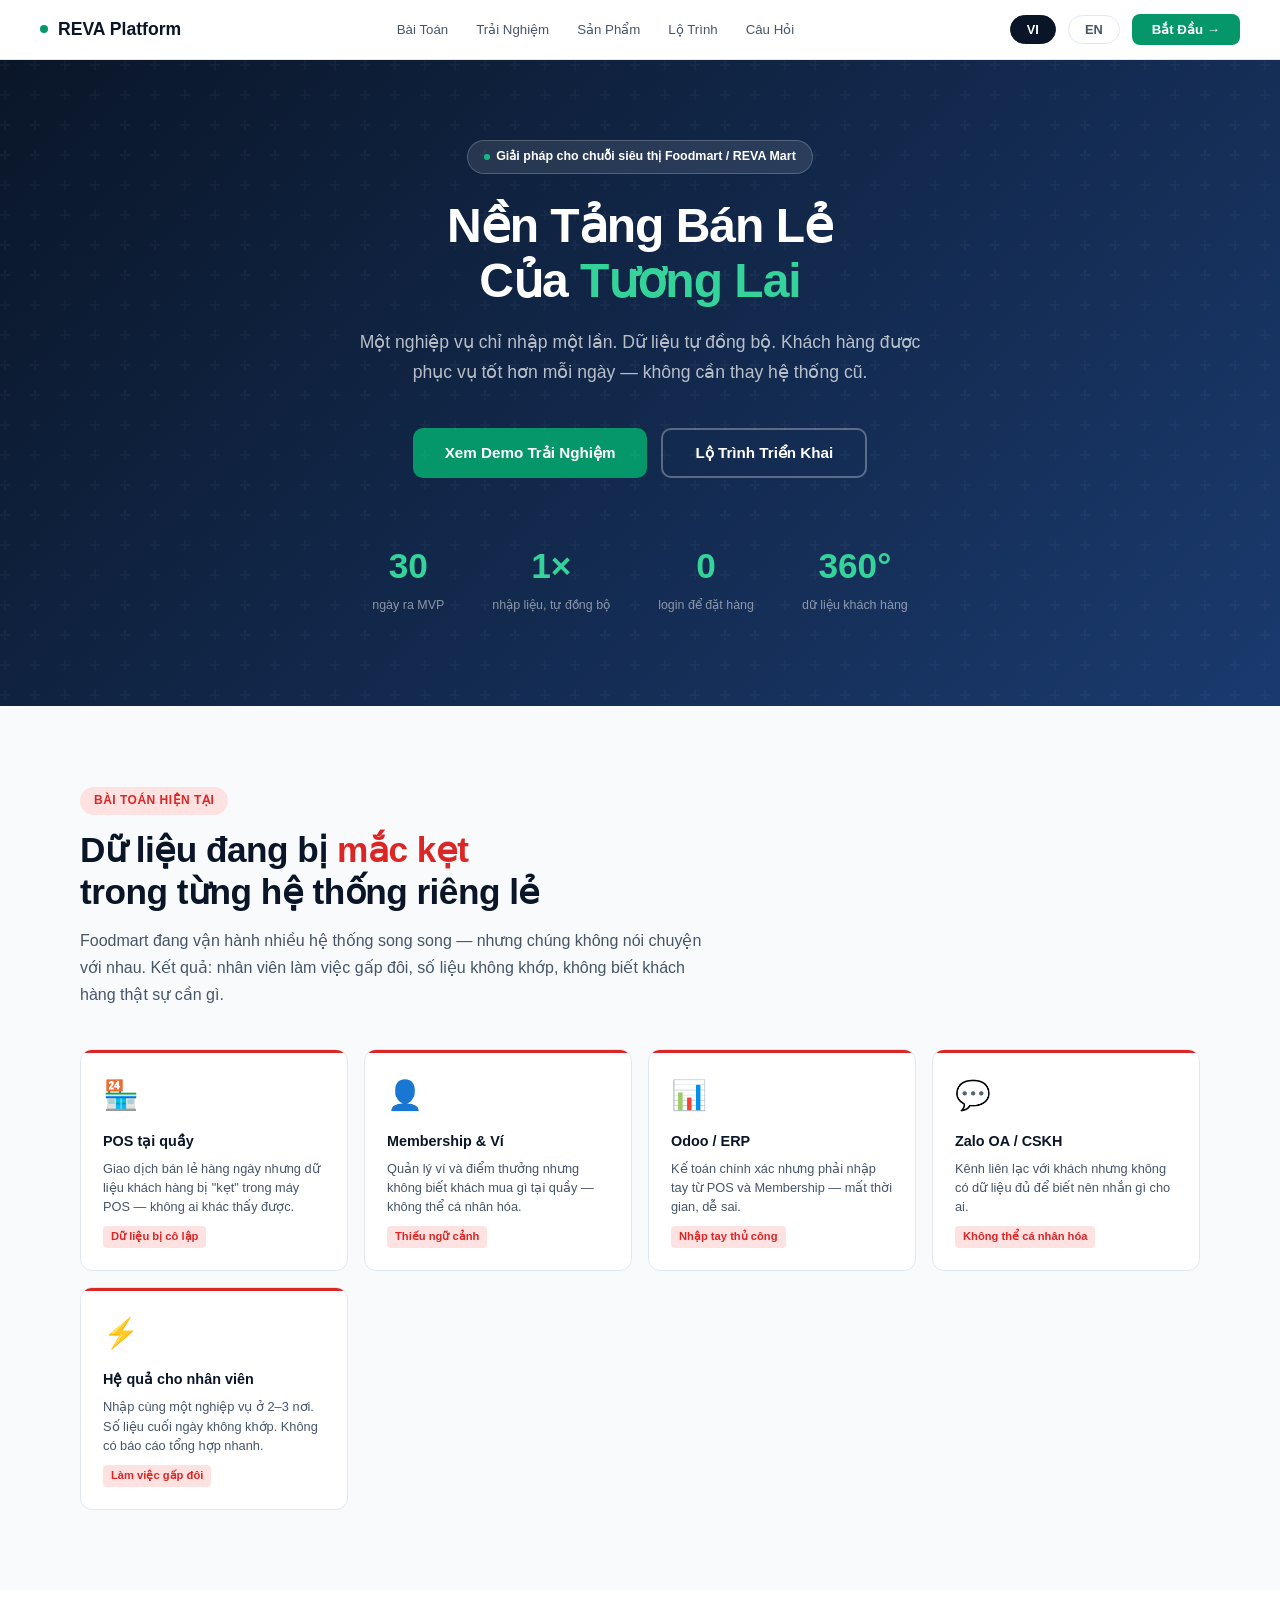
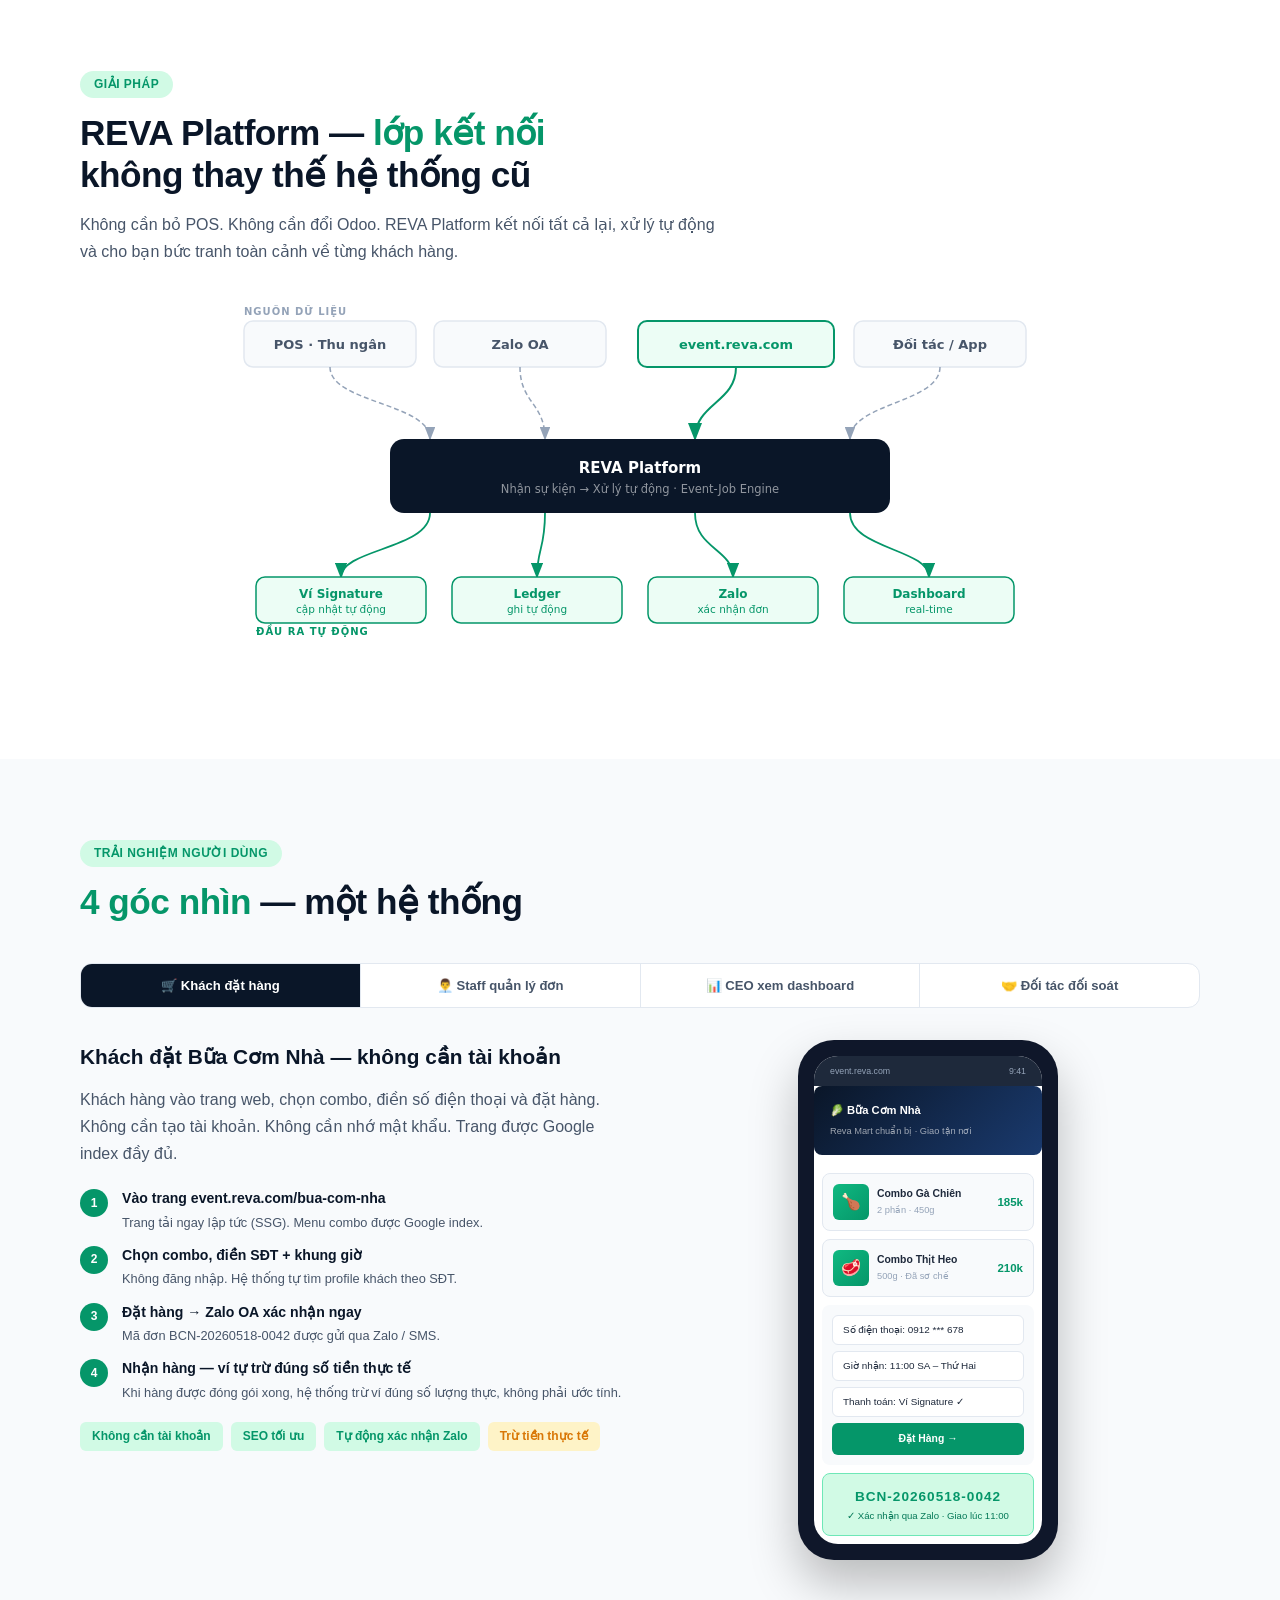
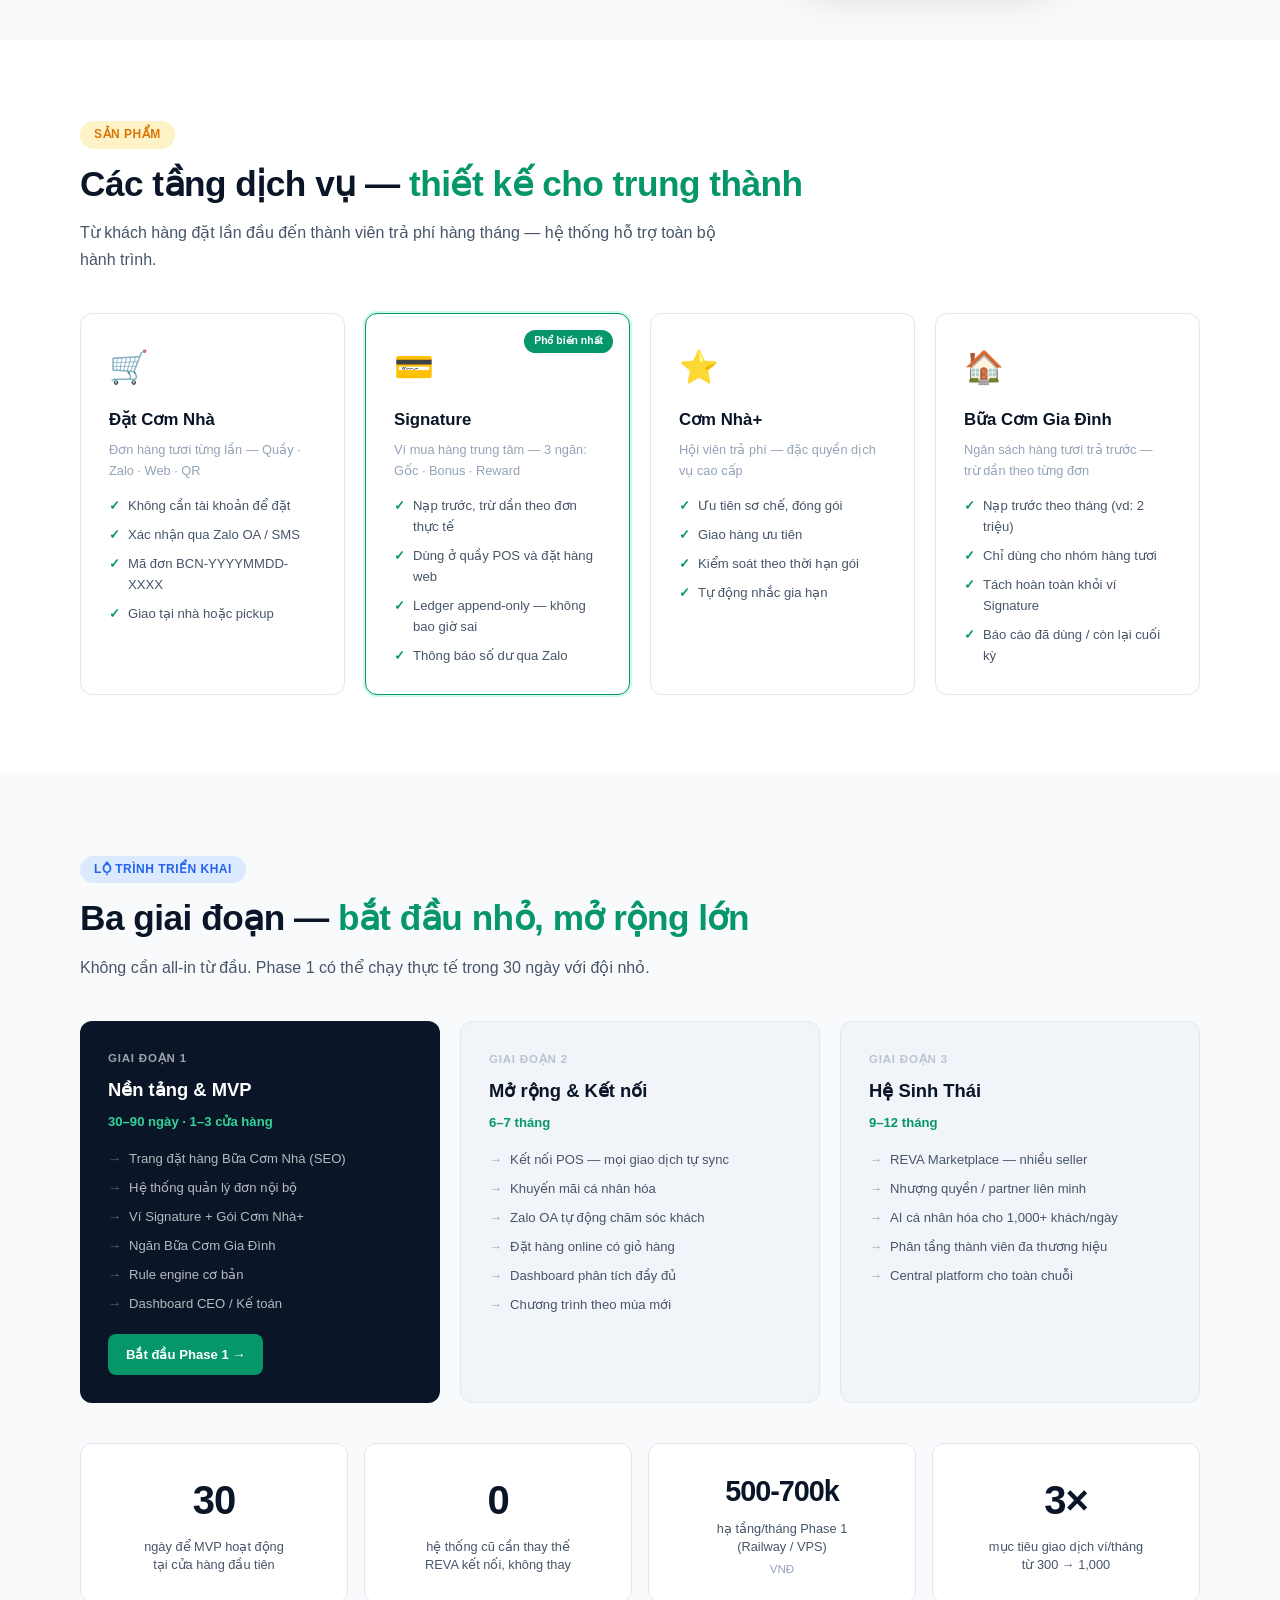
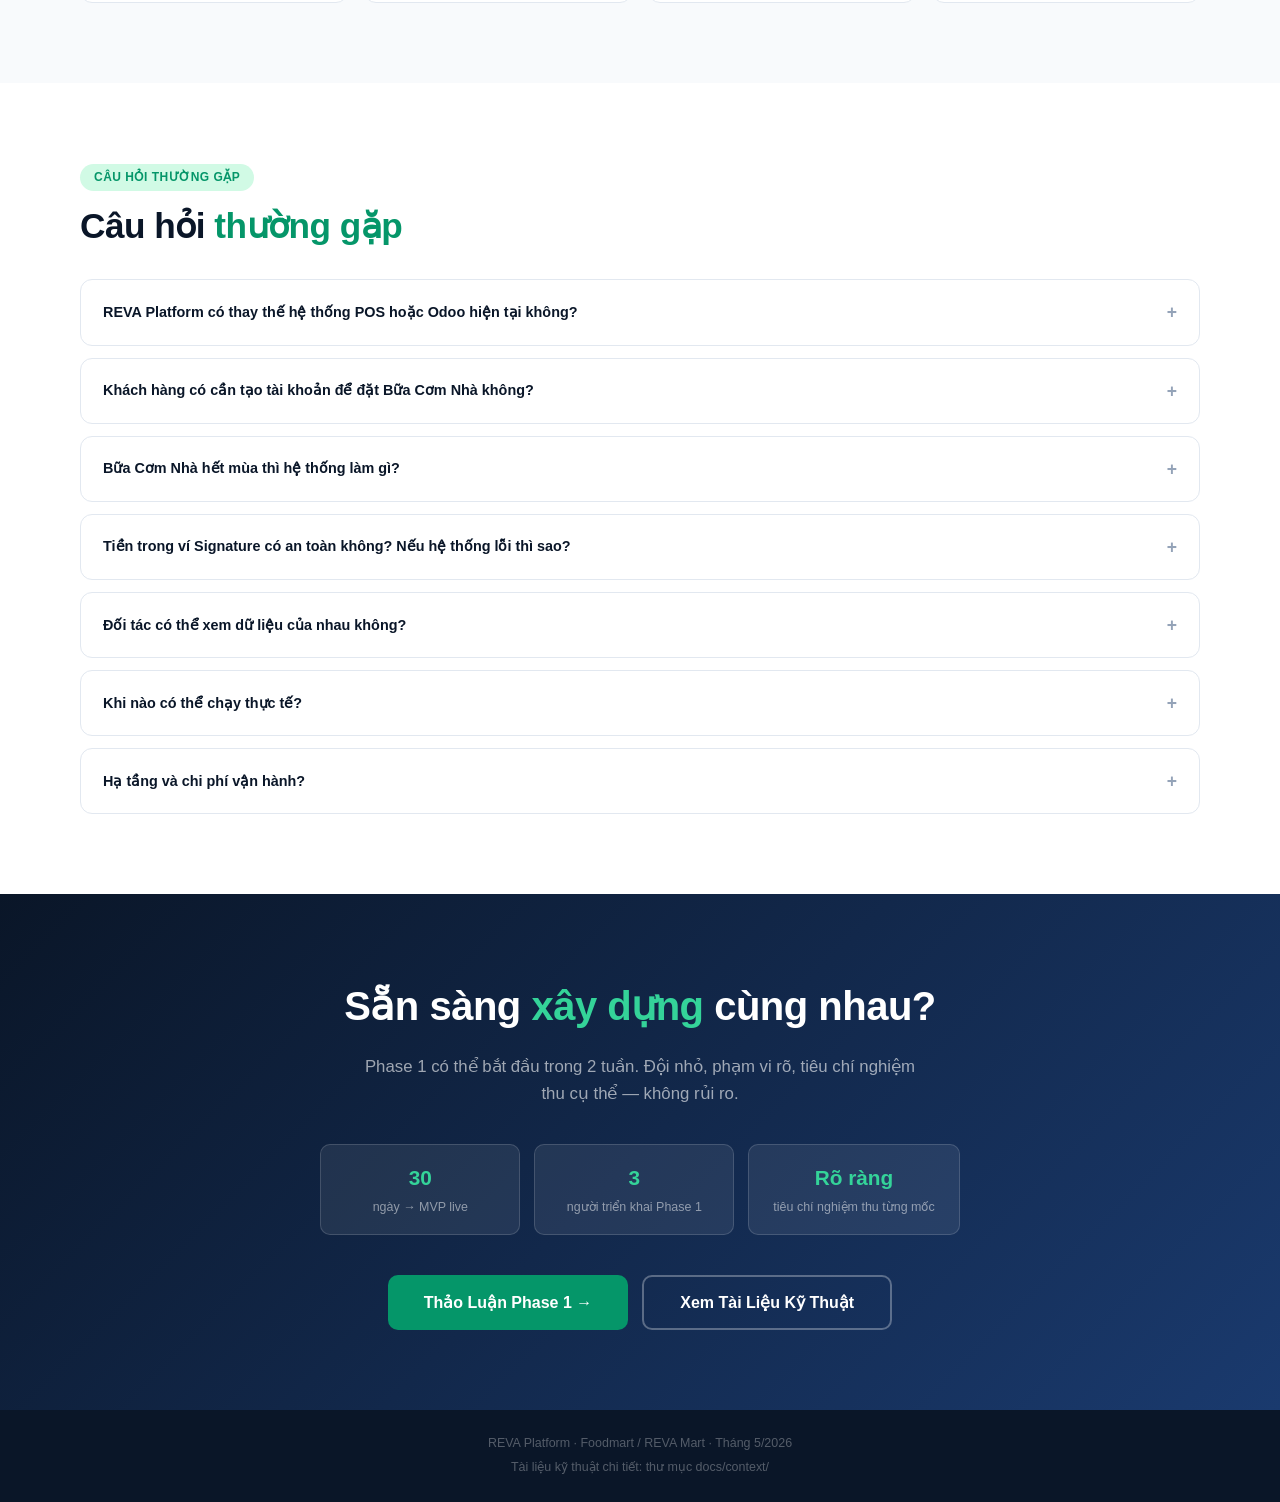
<file: app-demo.html>
<!DOCTYPE html>
<html lang="vi">
<head>
<meta charset="UTF-8">
<meta name="viewport" content="width=device-width, initial-scale=1.0">
<title>REVA Platform — Product Demo</title>
<style>
/* ── RESET & BASE ── */
*{margin:0;padding:0;box-sizing:border-box}
html{scroll-behavior:smooth}
body{font-family:-apple-system,BlinkMacSystemFont,'Segoe UI',Roboto,sans-serif;background:#fff;color:#1e293b;line-height:1.6}
a{color:inherit;text-decoration:none}
img{max-width:100%}

/* ── TOKENS ── */
:root{
  --navy:#0a1628;--navy2:#0f2040;
  --green:#059669;--green-light:#d1fae5;--green-mid:#10b981;
  --amber:#d97706;--amber-light:#fef3c7;
  --blue:#2563eb;--blue-light:#dbeafe;
  --red:#dc2626;--red-light:#fee2e2;
  --slate:#f8fafc;--slate2:#f1f5f9;--border:#e2e8f0;
  --txt:#1e293b;--txt2:#475569;--txt3:#94a3b8;
  --radius:12px;--shadow:0 4px 24px rgba(0,0,0,.08);--shadow2:0 2px 8px rgba(0,0,0,.06);
}

/* ── NAV ── */
nav{position:sticky;top:0;z-index:100;background:rgba(255,255,255,.95);backdrop-filter:blur(12px);border-bottom:1px solid var(--border);padding:0 40px;display:flex;align-items:center;justify-content:space-between;height:60px}
.nav-logo{display:flex;align-items:center;gap:10px;font-weight:800;font-size:1.1rem;color:var(--navy)}
.nav-logo .dot{width:8px;height:8px;border-radius:50%;background:var(--green)}
.nav-links{display:flex;gap:28px}
.nav-links a{font-size:.83rem;font-weight:500;color:var(--txt2);transition:color .2s}
.nav-links a:hover{color:var(--navy)}
.nav-right{display:flex;align-items:center;gap:12px}
.lang-btn{padding:6px 16px;border-radius:999px;border:1px solid var(--border);font-size:.8rem;font-weight:600;cursor:pointer;background:#fff;color:var(--txt2);transition:all .2s}
.lang-btn.active{background:var(--navy);color:#fff;border-color:var(--navy)}
.nav-cta{padding:8px 20px;background:var(--green);color:#fff;border-radius:8px;font-size:.83rem;font-weight:700;cursor:pointer;border:none;transition:all .2s}
.nav-cta:hover{background:#047857}

/* ── HERO ── */
.hero{background:linear-gradient(135deg,var(--navy) 0%,#1a3a6e 100%);color:#fff;padding:80px 40px 90px;text-align:center;position:relative;overflow:hidden}
.hero::before{content:'';position:absolute;inset:0;background:url("data:image/svg+xml,%3Csvg width='60' height='60' viewBox='0 0 60 60' xmlns='http://www.w3.org/2000/svg'%3E%3Cg fill='none' fill-rule='evenodd'%3E%3Cg fill='%23ffffff' fill-opacity='0.03'%3E%3Cpath d='M36 34v-4h-2v4h-4v2h4v4h2v-4h4v-2h-4zm0-30V0h-2v4h-4v2h4v4h2V6h4V4h-4zM6 34v-4H4v4H0v2h4v4h2v-4h4v-2H6zM6 4V0H4v4H0v2h4v4h2V6h4V4H6z'/%3E%3C/g%3E%3C/g%3E%3C/svg%3E")}
.hero-badge{display:inline-flex;align-items:center;gap:6px;background:rgba(255,255,255,.1);border:1px solid rgba(255,255,255,.2);border-radius:999px;padding:6px 16px;font-size:.78rem;font-weight:600;margin-bottom:24px}
.hero-badge .dot{width:6px;height:6px;border-radius:50%;background:var(--green-mid)}
.hero h1{font-size:3rem;font-weight:900;line-height:1.15;max-width:800px;margin:0 auto 20px;letter-spacing:-1px}
.hero h1 span{color:#34d399}
.hero p{font-size:1.1rem;color:rgba(255,255,255,.7);max-width:600px;margin:0 auto 40px;line-height:1.7}
.hero-actions{display:flex;gap:14px;justify-content:center;flex-wrap:wrap}
.btn-primary{padding:14px 32px;background:var(--green);color:#fff;border-radius:10px;font-weight:700;font-size:.95rem;border:none;cursor:pointer;transition:all .2s}
.btn-primary:hover{background:#047857;transform:translateY(-1px)}
.btn-outline{padding:14px 32px;background:transparent;color:#fff;border-radius:10px;font-weight:700;font-size:.95rem;border:2px solid rgba(255,255,255,.3);cursor:pointer;transition:all .2s}
.btn-outline:hover{border-color:#fff;background:rgba(255,255,255,.1)}
.hero-stats{display:flex;justify-content:center;gap:48px;margin-top:60px;flex-wrap:wrap}
.hero-stat .val{font-size:2.2rem;font-weight:900;color:#34d399}
.hero-stat .lbl{font-size:.78rem;color:rgba(255,255,255,.5);margin-top:2px}

/* ── SECTIONS ── */
section{padding:80px 40px;max-width:1200px;margin:0 auto}
section.full{max-width:none;padding:80px 0}
section.gray{background:var(--slate)}
.section-wrap{max-width:1200px;margin:0 auto;padding:0 40px}
.section-tag{display:inline-flex;align-items:center;gap:6px;background:var(--green-light);color:var(--green);border-radius:999px;padding:4px 14px;font-size:.75rem;font-weight:700;text-transform:uppercase;letter-spacing:.5px;margin-bottom:14px}
.section-tag.amber{background:var(--amber-light);color:var(--amber)}
.section-tag.blue{background:var(--blue-light);color:var(--blue)}
h2.section-title{font-size:2.2rem;font-weight:900;color:var(--navy);line-height:1.2;margin-bottom:14px;letter-spacing:-0.5px}
h2.section-title span{color:var(--green)}
.section-sub{font-size:1rem;color:var(--txt2);max-width:640px;line-height:1.7}

/* ── PAIN GRID ── */
.pain-grid{display:grid;grid-template-columns:repeat(auto-fit,minmax(220px,1fr));gap:16px;margin-top:40px}
.pain-card{background:#fff;border:1px solid var(--border);border-radius:var(--radius);padding:22px;position:relative;overflow:hidden}
.pain-card::before{content:'';position:absolute;top:0;left:0;right:0;height:3px;background:var(--red)}
.pain-icon{font-size:1.8rem;margin-bottom:12px}
.pain-card h4{font-size:.9rem;font-weight:700;color:var(--navy);margin-bottom:6px}
.pain-card p{font-size:.8rem;color:var(--txt2);line-height:1.5}
.pain-card .pain-tag{display:inline-block;margin-top:10px;background:var(--red-light);color:var(--red);border-radius:4px;padding:2px 8px;font-size:.7rem;font-weight:600}

/* ── SOLUTION DIAGRAM ── */
.solution-diagram{margin:40px 0}
.sd-svg{width:100%;max-width:820px;display:block;margin:0 auto}

/* ── JOURNEY SECTION ── */
.journey-tabs{display:flex;gap:0;border:1px solid var(--border);border-radius:var(--radius);overflow:hidden;margin-bottom:32px;background:#fff}
.journey-tab{flex:1;padding:14px;text-align:center;font-size:.82rem;font-weight:600;color:var(--txt2);cursor:pointer;border:none;background:none;border-right:1px solid var(--border);transition:all .2s}
.journey-tab:last-child{border-right:none}
.journey-tab.active{background:var(--navy);color:#fff}
.journey-tab:hover:not(.active){background:var(--slate2)}
.journey-content{display:none}
.journey-content.active{display:grid;grid-template-columns:1fr 1fr;gap:32px;align-items:start}

/* PHONE MOCKUP */
.phone-wrap{display:flex;justify-content:center}
.phone{width:260px;background:#0f172a;border-radius:36px;padding:16px;box-shadow:0 24px 48px rgba(0,0,0,.25)}
.phone-screen{background:#fff;border-radius:24px;overflow:hidden}
.phone-status{background:#1e293b;padding:8px 16px;display:flex;justify-content:space-between;align-items:center}
.phone-status span{font-size:.55rem;color:#94a3b8}
.phone-url{background:#f1f5f9;margin:8px;border-radius:6px;padding:6px 10px;font-size:.6rem;color:var(--txt3);font-family:monospace}
.phone-content{padding:12px}
.phone-hero{background:linear-gradient(135deg,#0a1628,#1a3a6e);padding:16px;border-radius:8px;margin-bottom:10px;color:#fff}
.phone-hero h4{font-size:.7rem;font-weight:700;margin-bottom:4px}
.phone-hero p{font-size:.58rem;color:rgba(255,255,255,.6)}
.phone-combo{background:#f8fafc;border:1px solid #e2e8f0;border-radius:8px;padding:10px;margin-bottom:8px;display:flex;gap:8px;align-items:center}
.combo-img{width:36px;height:36px;border-radius:6px;background:linear-gradient(135deg,#10b981,#059669);display:flex;align-items:center;justify-content:center;font-size:1rem;flex-shrink:0}
.combo-info h5{font-size:.65rem;font-weight:700;color:#1e293b}
.combo-info p{font-size:.58rem;color:#94a3b8}
.combo-price{margin-left:auto;font-size:.72rem;font-weight:700;color:var(--green)}
.phone-form{background:#f8fafc;border-radius:8px;padding:10px}
.phone-input{background:#fff;border:1px solid #e2e8f0;border-radius:6px;padding:6px 10px;font-size:.62rem;color:#1e293b;margin-bottom:6px;width:100%}
.phone-btn{background:var(--green);color:#fff;border-radius:6px;padding:8px;font-size:.65rem;font-weight:700;width:100%;text-align:center;cursor:pointer}
.phone-success{background:#d1fae5;border:1px solid #6ee7b7;border-radius:8px;padding:12px;text-align:center}
.phone-success .code{font-size:.85rem;font-weight:800;color:var(--green);letter-spacing:1px}
.phone-success p{font-size:.6rem;color:#047857}

/* DESKTOP MOCKUP */
.desktop-wrap{display:flex;justify-content:center}
.desktop{background:#0f172a;border-radius:12px;padding:10px;box-shadow:0 24px 48px rgba(0,0,0,.2);width:100%}
.desktop-bar{display:flex;gap:6px;margin-bottom:8px;align-items:center}
.desktop-bar .dot{width:10px;height:10px;border-radius:50%}
.desktop-bar .d1{background:#ff5f57}
.desktop-bar .d2{background:#febc2e}
.desktop-bar .d3{background:#28c840}
.desktop-screen{background:#f8fafc;border-radius:6px;overflow:hidden}
.ds-nav{background:#0a1628;padding:8px 14px;display:flex;align-items:center;gap:8px}
.ds-nav-logo{font-size:.65rem;font-weight:800;color:#fff}
.ds-nav-links{display:flex;gap:10px;margin-left:auto}
.ds-nav-links span{font-size:.55rem;color:rgba(255,255,255,.4);cursor:pointer;padding:3px 8px;border-radius:4px}
.ds-nav-links span.active{background:rgba(255,255,255,.1);color:#fff}
.ds-stats{display:grid;grid-template-columns:repeat(4,1fr);gap:6px;padding:10px}
.ds-stat{background:#fff;border-radius:6px;padding:8px;text-align:center;border:1px solid #e2e8f0}
.ds-stat .v{font-size:.9rem;font-weight:800;color:var(--navy)}
.ds-stat .l{font-size:.5rem;color:#94a3b8;margin-top:2px}
.ds-chart{margin:6px 10px;background:#fff;border-radius:6px;padding:10px;border:1px solid #e2e8f0}
.ds-chart-title{font-size:.58rem;font-weight:600;color:#475569;margin-bottom:8px}
.chart-bars{display:flex;align-items:flex-end;gap:4px;height:40px}
.chart-bar{flex:1;background:var(--green);border-radius:2px 2px 0 0;opacity:.7}
.chart-bar.hi{opacity:1;background:var(--green-mid)}
.ds-orders{margin:0 10px 10px;background:#fff;border-radius:6px;padding:10px;border:1px solid #e2e8f0}
.order-row{display:grid;grid-template-columns:1fr 80px 50px 60px;gap:6px;padding:5px 0;border-bottom:1px solid #f1f5f9;font-size:.55rem;color:#475569;align-items:center}
.order-row:last-child{border:none}
.order-row.header{color:#94a3b8;font-weight:600}
.status-dot{width:6px;height:6px;border-radius:50%;display:inline-block;margin-right:4px}
.s-pending{background:#f59e0b}
.s-done{background:#10b981}
.s-processing{background:#6366f1}

/* JOURNEY DESCRIPTION */
.journey-desc h3{font-size:1.3rem;font-weight:800;color:var(--navy);margin-bottom:12px}
.journey-desc .lead{font-size:1rem;color:var(--txt2);line-height:1.7;margin-bottom:20px}
.journey-steps{display:flex;flex-direction:column;gap:12px}
.jstep{display:flex;gap:14px;align-items:flex-start}
.jstep-num{width:28px;height:28px;border-radius:50%;background:var(--green);color:#fff;font-size:.75rem;font-weight:800;display:flex;align-items:center;justify-content:center;flex-shrink:0;margin-top:2px}
.jstep-body h4{font-size:.88rem;font-weight:700;color:var(--navy);margin-bottom:3px}
.jstep-body p{font-size:.8rem;color:var(--txt2);line-height:1.5}
.value-tags{display:flex;flex-wrap:wrap;gap:8px;margin-top:20px}
.vtag{background:var(--green-light);color:var(--green);border-radius:6px;padding:5px 12px;font-size:.75rem;font-weight:600}
.vtag.amber{background:var(--amber-light);color:var(--amber)}
.vtag.blue{background:var(--blue-light);color:var(--blue)}

/* ── PRODUCT TIERS ── */
.tiers{display:grid;grid-template-columns:repeat(auto-fit,minmax(250px,1fr));gap:20px;margin-top:40px}
.tier{background:#fff;border:1px solid var(--border);border-radius:var(--radius);padding:28px;position:relative;overflow:hidden;transition:box-shadow .2s}
.tier:hover{box-shadow:var(--shadow)}
.tier.featured{border-color:var(--green);box-shadow:0 0 0 2px var(--green-light)}
.tier-badge{position:absolute;top:16px;right:16px;background:var(--green);color:#fff;font-size:.65rem;font-weight:700;padding:3px 10px;border-radius:999px}
.tier-icon{font-size:2rem;margin-bottom:14px}
.tier h3{font-size:1.05rem;font-weight:800;color:var(--navy);margin-bottom:6px}
.tier .tier-sub{font-size:.8rem;color:var(--txt3);margin-bottom:14px}
.tier-features{display:flex;flex-direction:column;gap:8px}
.tier-feature{display:flex;gap:8px;font-size:.82rem;color:var(--txt2)}
.tier-feature::before{content:'✓';color:var(--green);font-weight:700;flex-shrink:0}

/* ── DASHBOARD PREVIEW ── */
.dash-preview{background:var(--navy);border-radius:20px;padding:24px;margin-top:40px}
.dash-header{display:flex;align-items:center;justify-content:space-between;margin-bottom:20px}
.dash-header h3{color:#fff;font-size:1rem}
.dash-header .role-badge{background:rgba(255,255,255,.1);color:rgba(255,255,255,.7);border-radius:6px;padding:4px 12px;font-size:.73rem}
.dash-kpis{display:grid;grid-template-columns:repeat(4,1fr);gap:12px;margin-bottom:16px}
.kpi{background:rgba(255,255,255,.05);border:1px solid rgba(255,255,255,.08);border-radius:10px;padding:16px;text-align:center}
.kpi .v{font-size:1.5rem;font-weight:800;color:#34d399;margin-bottom:4px}
.kpi .l{font-size:.68rem;color:rgba(255,255,255,.4)}
.kpi .chg{font-size:.7rem;color:#34d399;margin-top:2px}
.kpi .chg.neg{color:#f87171}
.dash-grid{display:grid;grid-template-columns:2fr 1fr;gap:12px}
.dash-card{background:rgba(255,255,255,.05);border:1px solid rgba(255,255,255,.08);border-radius:10px;padding:14px}
.dash-card-title{font-size:.7rem;color:rgba(255,255,255,.4);font-weight:600;text-transform:uppercase;letter-spacing:.5px;margin-bottom:10px}
.mini-bar-row{display:flex;align-items:center;gap:8px;margin-bottom:6px}
.mini-bar-label{font-size:.68rem;color:rgba(255,255,255,.5);width:70px}
.mini-bar{flex:1;height:6px;background:rgba(255,255,255,.1);border-radius:3px;overflow:hidden}
.mini-bar-fill{height:100%;border-radius:3px;background:#34d399}
.mini-bar-val{font-size:.68rem;color:rgba(255,255,255,.5);width:50px;text-align:right}
.alert-row{display:flex;align-items:center;gap:8px;margin-bottom:6px}
.alert-dot{width:6px;height:6px;border-radius:50%;flex-shrink:0}
.alert-txt{font-size:.68rem;color:rgba(255,255,255,.5)}
.alert-time{font-size:.62rem;color:rgba(255,255,255,.3);margin-left:auto}

/* ── ROADMAP ── */
.roadmap{display:grid;grid-template-columns:repeat(3,1fr);gap:20px;margin-top:40px}
.phase{border-radius:var(--radius);padding:28px;position:relative;overflow:hidden}
.phase.p1{background:var(--navy);color:#fff}
.phase.p2{background:var(--slate2);border:1px solid var(--border)}
.phase.p3{background:var(--slate2);border:1px solid var(--border)}
.phase-label{font-size:.72rem;font-weight:700;text-transform:uppercase;letter-spacing:.8px;margin-bottom:8px;opacity:.6}
.phase h3{font-size:1.15rem;font-weight:800;margin-bottom:6px}
.phase .phase-time{font-size:.82rem;font-weight:600;margin-bottom:16px}
.phase.p1 .phase-time{color:#34d399}
.phase.p2 .phase-time,.phase.p3 .phase-time{color:var(--green)}
.phase-items{display:flex;flex-direction:column;gap:8px}
.phase-item{display:flex;gap:8px;font-size:.82rem}
.phase.p1 .phase-item{color:rgba(255,255,255,.7)}
.phase.p2 .phase-item,.phase.p3 .phase-item{color:var(--txt2)}
.phase-item::before{content:'→';flex-shrink:0;opacity:.5}
.phase-cta{margin-top:20px;background:var(--green);color:#fff;border-radius:8px;padding:10px 18px;font-size:.82rem;font-weight:700;display:inline-block;cursor:pointer}

/* ── ROI GRID ── */
.roi-grid{display:grid;grid-template-columns:repeat(auto-fit,minmax(200px,1fr));gap:16px;margin-top:40px}
.roi-card{background:#fff;border:1px solid var(--border);border-radius:var(--radius);padding:24px;text-align:center;transition:box-shadow .2s}
.roi-card:hover{box-shadow:var(--shadow)}
.roi-card .roi-val{font-size:2.5rem;font-weight:900;color:var(--navy);letter-spacing:-1px}
.roi-card .roi-lbl{font-size:.8rem;color:var(--txt2);margin-top:6px;line-height:1.4}
.roi-card .roi-note{font-size:.72rem;color:var(--txt3);margin-top:4px}

/* ── FAQ ── */
.faq-list{margin-top:32px;display:flex;flex-direction:column;gap:12px}
.faq-item{background:#fff;border:1px solid var(--border);border-radius:var(--radius);overflow:hidden}
.faq-q{padding:18px 22px;font-size:.9rem;font-weight:600;color:var(--navy);cursor:pointer;display:flex;justify-content:space-between;align-items:center;user-select:none}
.faq-q .faq-icon{color:var(--txt3);transition:transform .2s;font-size:1.1rem}
.faq-item.open .faq-icon{transform:rotate(45deg);color:var(--green)}
.faq-a{display:none;padding:0 22px 18px;font-size:.85rem;color:var(--txt2);line-height:1.7}
.faq-item.open .faq-a{display:block}

/* ── CTA ── */
.cta-section{background:linear-gradient(135deg,var(--navy),#1a3a6e);padding:80px 40px;text-align:center;color:#fff}
.cta-section h2{font-size:2.5rem;font-weight:900;margin-bottom:16px;letter-spacing:-0.5px}
.cta-section h2 span{color:#34d399}
.cta-section p{font-size:1.05rem;color:rgba(255,255,255,.6);max-width:560px;margin:0 auto 36px}
.cta-group{display:flex;gap:14px;justify-content:center;flex-wrap:wrap}
.cta-item{background:rgba(255,255,255,.08);border:1px solid rgba(255,255,255,.15);border-radius:10px;padding:16px 24px;min-width:200px}
.cta-item .ci-val{font-size:1.3rem;font-weight:800;color:#34d399;margin-bottom:4px}
.cta-item .ci-lbl{font-size:.78rem;color:rgba(255,255,255,.5)}

/* ── FOOTER ── */
footer{background:var(--navy);color:rgba(255,255,255,.3);text-align:center;padding:24px;font-size:.78rem}

/* ── UTILS ── */
.center{text-align:center}
.grid2{display:grid;grid-template-columns:1fr 1fr;gap:24px;align-items:start}
.grid3{display:grid;grid-template-columns:1fr 1fr 1fr;gap:20px}
.mt8{margin-top:8px}.mt16{margin-top:16px}.mt24{margin-top:24px}.mt40{margin-top:40px}
.divider{height:1px;background:var(--border);margin:32px 0}
[data-vi],[data-en]{transition:opacity .2s}

/* ── RESPONSIVE ── */
@media(max-width:900px){
  .hero h1{font-size:2rem}
  nav{padding:0 20px}
  .nav-links{display:none}
  section{padding:60px 20px}
  .section-wrap{padding:0 20px}
  .journey-content.active{grid-template-columns:1fr}
  .grid2{grid-template-columns:1fr}
  .roadmap{grid-template-columns:1fr}
  .dash-kpis{grid-template-columns:repeat(2,1fr)}
  .dash-grid{grid-template-columns:1fr}
  .hero-stats{gap:28px}
}
</style>
</head>
<body>

<!-- ═══════════════════════════════ NAV -->
<nav>
  <div class="nav-logo">
    <div class="dot"></div>
    REVA Platform
  </div>
  <div class="nav-links">
    <a href="#problem" class="nav-vi">Bài Toán</a><a href="#problem" class="nav-en" style="display:none">Problem</a>
    <a href="#journeys" class="nav-vi">Trải Nghiệm</a><a href="#journeys" class="nav-en" style="display:none">Journeys</a>
    <a href="#products" class="nav-vi">Sản Phẩm</a><a href="#products" class="nav-en" style="display:none">Products</a>
    <a href="#roadmap" class="nav-vi">Lộ Trình</a><a href="#roadmap" class="nav-en" style="display:none">Roadmap</a>
    <a href="#faq" class="nav-vi">Câu Hỏi</a><a href="#faq" class="nav-en" style="display:none">FAQ</a>
  </div>
  <div class="nav-right">
    <button class="lang-btn active" onclick="setLang('vi')">VI</button>
    <button class="lang-btn" onclick="setLang('en')">EN</button>
    <button class="nav-cta" onclick="document.getElementById('cta').scrollIntoView({behavior:'smooth'})">
      <span class="vi">Bắt Đầu →</span><span class="en" style="display:none">Get Started →</span>
    </button>
  </div>
</nav>

<!-- ═══════════════════════════════ HERO -->
<div class="hero">
  <div class="hero-badge">
    <div class="dot"></div>
    <span class="vi">Giải pháp cho chuỗi siêu thị Foodmart / REVA Mart</span>
    <span class="en" style="display:none">Retail Platform for Foodmart / REVA Mart</span>
  </div>
  <h1 class="vi">Nền Tảng Bán Lẻ<br>Của <span>Tương Lai</span></h1>
  <h1 class="en" style="display:none">The <span>Retail Platform</span><br>That Connects Everything</h1>
  <p class="vi">Một nghiệp vụ chỉ nhập một lần. Dữ liệu tự đồng bộ. Khách hàng được phục vụ tốt hơn mỗi ngày — không cần thay hệ thống cũ.</p>
  <p class="en" style="display:none">Enter data once. Everything syncs automatically. Customers get better service every day — without replacing your existing systems.</p>
  <div class="hero-actions">
    <button class="btn-primary vi" onclick="document.getElementById('journeys').scrollIntoView({behavior:'smooth'})">Xem Demo Trải Nghiệm</button>
    <button class="btn-primary en" style="display:none" onclick="document.getElementById('journeys').scrollIntoView({behavior:'smooth'})">See Journey Demo</button>
    <button class="btn-outline vi" onclick="document.getElementById('roadmap').scrollIntoView({behavior:'smooth'})">Lộ Trình Triển Khai</button>
    <button class="btn-outline en" style="display:none" onclick="document.getElementById('roadmap').scrollIntoView({behavior:'smooth'})">View Roadmap</button>
  </div>
  <div class="hero-stats">
    <div class="hero-stat"><div class="val">30</div><div class="lbl vi">ngày ra MVP</div><div class="lbl en" style="display:none">days to MVP</div></div>
    <div class="hero-stat"><div class="val">1×</div><div class="lbl vi">nhập liệu, tự đồng bộ</div><div class="lbl en" style="display:none">entry, auto-sync</div></div>
    <div class="hero-stat"><div class="val">0</div><div class="lbl vi">login để đặt hàng</div><div class="lbl en" style="display:none">login to order</div></div>
    <div class="hero-stat"><div class="val">360°</div><div class="lbl vi">dữ liệu khách hàng</div><div class="lbl en" style="display:none">customer view</div></div>
  </div>
</div>

<!-- ═══════════════════════════════ PROBLEM -->
<div id="problem" style="background:var(--slate)">
<section>
  <div class="section-tag red" style="background:#fee2e2;color:#dc2626">
    <span class="vi">Bài Toán Hiện Tại</span><span class="en" style="display:none">Current Problem</span>
  </div>
  <h2 class="section-title vi">Dữ liệu đang bị <span style="color:#dc2626">mắc kẹt</span><br>trong từng hệ thống riêng lẻ</h2>
  <h2 class="section-title en" style="display:none">Data is <span style="color:#dc2626">trapped</span><br>in disconnected silos</h2>
  <p class="section-sub vi">Foodmart đang vận hành nhiều hệ thống song song — nhưng chúng không nói chuyện với nhau. Kết quả: nhân viên làm việc gấp đôi, số liệu không khớp, không biết khách hàng thật sự cần gì.</p>
  <p class="section-sub en" style="display:none">Foodmart runs multiple systems simultaneously — but they don't talk to each other. Result: staff works twice as hard, numbers don't match, no clear picture of what customers really need.</p>
  <div class="pain-grid">
    <div class="pain-card">
      <div class="pain-icon">🏪</div>
      <h4 class="vi">POS tại quầy</h4><h4 class="en" style="display:none">POS at Counter</h4>
      <p class="vi">Giao dịch bán lẻ hàng ngày nhưng dữ liệu khách hàng bị "kẹt" trong máy POS — không ai khác thấy được.</p>
      <p class="en" style="display:none">Daily retail transactions but customer data is "locked" in the POS — no one else can see it.</p>
      <div class="pain-tag vi">Dữ liệu bị cô lập</div><div class="pain-tag en" style="display:none">Data isolated</div>
    </div>
    <div class="pain-card">
      <div class="pain-icon">👤</div>
      <h4 class="vi">Membership & Ví</h4><h4 class="en" style="display:none">Membership & Wallet</h4>
      <p class="vi">Quản lý ví và điểm thưởng nhưng không biết khách mua gì tại quầy — không thể cá nhân hóa.</p>
      <p class="en" style="display:none">Manages wallet and points but doesn't know what customers bought at the counter — can't personalize.</p>
      <div class="pain-tag vi">Thiếu ngữ cảnh</div><div class="pain-tag en" style="display:none">Missing context</div>
    </div>
    <div class="pain-card">
      <div class="pain-icon">📊</div>
      <h4 class="vi">Odoo / ERP</h4><h4 class="en" style="display:none">Odoo / ERP</h4>
      <p class="vi">Kế toán chính xác nhưng phải nhập tay từ POS và Membership — mất thời gian, dễ sai.</p>
      <p class="en" style="display:none">Accurate accounting but requires manual entry from POS and Membership — time-consuming and error-prone.</p>
      <div class="pain-tag vi">Nhập tay thủ công</div><div class="pain-tag en" style="display:none">Manual entry</div>
    </div>
    <div class="pain-card">
      <div class="pain-icon">💬</div>
      <h4 class="vi">Zalo OA / CSKH</h4><h4 class="en" style="display:none">Zalo OA / CRM</h4>
      <p class="vi">Kênh liên lạc với khách nhưng không có dữ liệu đủ để biết nên nhắn gì cho ai.</p>
      <p class="en" style="display:none">Communication channel with customers but no data to know what to send to whom.</p>
      <div class="pain-tag vi">Không thể cá nhân hóa</div><div class="pain-tag en" style="display:none">Can't personalize</div>
    </div>
    <div class="pain-card">
      <div class="pain-icon">⚡</div>
      <h4 class="vi">Hệ quả cho nhân viên</h4><h4 class="en" style="display:none">Impact on Staff</h4>
      <p class="vi">Nhập cùng một nghiệp vụ ở 2–3 nơi. Số liệu cuối ngày không khớp. Không có báo cáo tổng hợp nhanh.</p>
      <p class="en" style="display:none">Enter the same transaction in 2–3 places. End-of-day numbers don't match. No quick consolidated reports.</p>
      <div class="pain-tag vi">Làm việc gấp đôi</div><div class="pain-tag en" style="display:none">Double the work</div>
    </div>
  </div>
</section>
</div>

<!-- ═══════════════════════════════ SOLUTION OVERVIEW -->
<section>
  <div class="section-tag">
    <span class="vi">Giải Pháp</span><span class="en" style="display:none">Solution</span>
  </div>
  <h2 class="section-title vi">REVA Platform — <span>lớp kết nối</span><br>không thay thế hệ thống cũ</h2>
  <h2 class="section-title en" style="display:none">REVA Platform — <span>the connection layer</span><br>that enhances what you have</h2>
  <p class="section-sub vi">Không cần bỏ POS. Không cần đổi Odoo. REVA Platform kết nối tất cả lại, xử lý tự động và cho bạn bức tranh toàn cảnh về từng khách hàng.</p>
  <p class="section-sub en" style="display:none">No need to replace your POS. No need to change Odoo. REVA Platform connects everything, automates processing, and gives you a complete view of every customer.</p>
  <div class="solution-diagram">
    <!-- Vietnamese diagram -->
    <svg class="vi sd-svg" viewBox="0 0 820 334" xmlns="http://www.w3.org/2000/svg">
      <defs>
        <marker id="ah-vi-g" markerWidth="9" markerHeight="7" refX="8" refY="3.5" orient="auto"><polygon points="0 0,9 3.5,0 7" fill="#059669"/></marker>
        <marker id="ah-vi-s" markerWidth="9" markerHeight="7" refX="8" refY="3.5" orient="auto"><polygon points="0 0,9 3.5,0 7" fill="#94a3b8"/></marker>
      </defs>
      <!-- Row label: sources -->
      <text x="14" y="10" font-family="system-ui,sans-serif" font-size="10" fill="#94a3b8" font-weight="600" letter-spacing="1">NGUỒN DỮ LIỆU</text>
      <!-- Source boxes -->
      <rect x="14" y="16" width="172" height="46" rx="9" fill="#f8fafc" stroke="#e2e8f0" stroke-width="1.5"/>
      <text x="100" y="44" text-anchor="middle" font-family="system-ui,sans-serif" font-size="13" fill="#475569" font-weight="600">POS · Thu ngân</text>
      <rect x="204" y="16" width="172" height="46" rx="9" fill="#f8fafc" stroke="#e2e8f0" stroke-width="1.5"/>
      <text x="290" y="44" text-anchor="middle" font-family="system-ui,sans-serif" font-size="13" fill="#475569" font-weight="600">Zalo OA</text>
      <rect x="408" y="16" width="196" height="46" rx="9" fill="#ecfdf5" stroke="#059669" stroke-width="2"/>
      <text x="506" y="44" text-anchor="middle" font-family="system-ui,sans-serif" font-size="13" fill="#059669" font-weight="700">event.reva.com</text>
      <rect x="624" y="16" width="172" height="46" rx="9" fill="#f8fafc" stroke="#e2e8f0" stroke-width="1.5"/>
      <text x="710" y="44" text-anchor="middle" font-family="system-ui,sans-serif" font-size="13" fill="#475569" font-weight="600">Đối tác / App</text>
      <!-- Bezier curves: Sources → Platform (entry points = exit points for clear flow) -->
      <path d="M100,62 C100,98 200,98 200,134" fill="none" stroke="#94a3b8" stroke-width="1.5" stroke-dasharray="5,3" marker-end="url(#ah-vi-s)"/>
      <path d="M290,62 C290,98 315,98 315,134" fill="none" stroke="#94a3b8" stroke-width="1.5" stroke-dasharray="5,3" marker-end="url(#ah-vi-s)"/>
      <path d="M506,62 C506,98 465,98 465,134" fill="none" stroke="#059669" stroke-width="2" marker-end="url(#ah-vi-g)"/>
      <path d="M710,62 C710,98 620,98 620,134" fill="none" stroke="#94a3b8" stroke-width="1.5" stroke-dasharray="5,3" marker-end="url(#ah-vi-s)"/>
      <!-- REVA Platform box -->
      <rect x="160" y="134" width="500" height="74" rx="14" fill="#0a1628"/>
      <text x="410" y="168" text-anchor="middle" font-family="system-ui,sans-serif" font-size="15" fill="#fff" font-weight="700">REVA Platform</text>
      <text x="410" y="188" text-anchor="middle" font-family="system-ui,sans-serif" font-size="11.5" fill="rgba(255,255,255,0.55)">Nhận sự kiện → Xử lý tự động  ·  Event-Job Engine</text>
      <!-- Bezier curves: Platform → Outputs (matched to new output centers) -->
      <path d="M200,208 C200,244 111,244 111,272" fill="none" stroke="#059669" stroke-width="1.8" marker-end="url(#ah-vi-g)"/>
      <path d="M315,208 C315,244 307,244 307,272" fill="none" stroke="#059669" stroke-width="1.8" marker-end="url(#ah-vi-g)"/>
      <path d="M465,208 C465,244 503,244 503,272" fill="none" stroke="#059669" stroke-width="1.8" marker-end="url(#ah-vi-g)"/>
      <path d="M620,208 C620,244 699,244 699,272" fill="none" stroke="#059669" stroke-width="1.8" marker-end="url(#ah-vi-g)"/>
      <!-- Output boxes — equal 26px gaps, no overlap -->
      <rect x="26" y="272" width="170" height="46" rx="9" fill="#ecfdf5" stroke="#059669" stroke-width="1.5"/>
      <text x="111" y="293" text-anchor="middle" font-family="system-ui,sans-serif" font-size="12" fill="#059669" font-weight="600">Ví Signature</text>
      <text x="111" y="308" text-anchor="middle" font-family="system-ui,sans-serif" font-size="10.5" fill="#059669">cập nhật tự động</text>
      <rect x="222" y="272" width="170" height="46" rx="9" fill="#ecfdf5" stroke="#059669" stroke-width="1.5"/>
      <text x="307" y="293" text-anchor="middle" font-family="system-ui,sans-serif" font-size="12" fill="#059669" font-weight="600">Ledger</text>
      <text x="307" y="308" text-anchor="middle" font-family="system-ui,sans-serif" font-size="10.5" fill="#059669">ghi tự động</text>
      <rect x="418" y="272" width="170" height="46" rx="9" fill="#ecfdf5" stroke="#059669" stroke-width="1.5"/>
      <text x="503" y="293" text-anchor="middle" font-family="system-ui,sans-serif" font-size="12" fill="#059669" font-weight="600">Zalo</text>
      <text x="503" y="308" text-anchor="middle" font-family="system-ui,sans-serif" font-size="10.5" fill="#059669">xác nhận đơn</text>
      <rect x="614" y="272" width="170" height="46" rx="9" fill="#ecfdf5" stroke="#059669" stroke-width="1.5"/>
      <text x="699" y="293" text-anchor="middle" font-family="system-ui,sans-serif" font-size="12" fill="#059669" font-weight="600">Dashboard</text>
      <text x="699" y="308" text-anchor="middle" font-family="system-ui,sans-serif" font-size="10.5" fill="#059669">real-time</text>
      <!-- Row label: outputs -->
      <text x="26" y="330" font-family="system-ui,sans-serif" font-size="10" fill="#059669" font-weight="600" letter-spacing="1">ĐẦU RA TỰ ĐỘNG</text>
    </svg>

    <!-- English diagram -->
    <svg class="en sd-svg" viewBox="0 0 820 334" xmlns="http://www.w3.org/2000/svg" style="display:none">
      <defs>
        <marker id="ah-en-g" markerWidth="9" markerHeight="7" refX="8" refY="3.5" orient="auto"><polygon points="0 0,9 3.5,0 7" fill="#059669"/></marker>
        <marker id="ah-en-s" markerWidth="9" markerHeight="7" refX="8" refY="3.5" orient="auto"><polygon points="0 0,9 3.5,0 7" fill="#94a3b8"/></marker>
      </defs>
      <text x="14" y="10" font-family="system-ui,sans-serif" font-size="10" fill="#94a3b8" font-weight="600" letter-spacing="1">DATA SOURCES</text>
      <rect x="14" y="16" width="172" height="46" rx="9" fill="#f8fafc" stroke="#e2e8f0" stroke-width="1.5"/>
      <text x="100" y="44" text-anchor="middle" font-family="system-ui,sans-serif" font-size="13" fill="#475569" font-weight="600">POS · Cashier</text>
      <rect x="204" y="16" width="172" height="46" rx="9" fill="#f8fafc" stroke="#e2e8f0" stroke-width="1.5"/>
      <text x="290" y="44" text-anchor="middle" font-family="system-ui,sans-serif" font-size="13" fill="#475569" font-weight="600">Zalo OA</text>
      <rect x="408" y="16" width="196" height="46" rx="9" fill="#ecfdf5" stroke="#059669" stroke-width="2"/>
      <text x="506" y="44" text-anchor="middle" font-family="system-ui,sans-serif" font-size="13" fill="#059669" font-weight="700">event.reva.com</text>
      <rect x="624" y="16" width="172" height="46" rx="9" fill="#f8fafc" stroke="#e2e8f0" stroke-width="1.5"/>
      <text x="710" y="44" text-anchor="middle" font-family="system-ui,sans-serif" font-size="13" fill="#475569" font-weight="600">Partner / App</text>
      <path d="M100,62 C100,98 200,98 200,134" fill="none" stroke="#94a3b8" stroke-width="1.5" stroke-dasharray="5,3" marker-end="url(#ah-en-s)"/>
      <path d="M290,62 C290,98 315,98 315,134" fill="none" stroke="#94a3b8" stroke-width="1.5" stroke-dasharray="5,3" marker-end="url(#ah-en-s)"/>
      <path d="M506,62 C506,98 465,98 465,134" fill="none" stroke="#059669" stroke-width="2" marker-end="url(#ah-en-g)"/>
      <path d="M710,62 C710,98 620,98 620,134" fill="none" stroke="#94a3b8" stroke-width="1.5" stroke-dasharray="5,3" marker-end="url(#ah-en-s)"/>
      <rect x="160" y="134" width="500" height="74" rx="14" fill="#0a1628"/>
      <text x="410" y="168" text-anchor="middle" font-family="system-ui,sans-serif" font-size="15" fill="#fff" font-weight="700">REVA Platform</text>
      <text x="410" y="188" text-anchor="middle" font-family="system-ui,sans-serif" font-size="11.5" fill="rgba(255,255,255,0.55)">Receives events from all channels  ·  Event-Job Engine</text>
      <path d="M200,208 C200,244 111,244 111,272" fill="none" stroke="#059669" stroke-width="1.8" marker-end="url(#ah-en-g)"/>
      <path d="M315,208 C315,244 307,244 307,272" fill="none" stroke="#059669" stroke-width="1.8" marker-end="url(#ah-en-g)"/>
      <path d="M465,208 C465,244 503,244 503,272" fill="none" stroke="#059669" stroke-width="1.8" marker-end="url(#ah-en-g)"/>
      <path d="M620,208 C620,244 699,244 699,272" fill="none" stroke="#059669" stroke-width="1.8" marker-end="url(#ah-en-g)"/>
      <rect x="26" y="272" width="170" height="46" rx="9" fill="#ecfdf5" stroke="#059669" stroke-width="1.5"/>
      <text x="111" y="293" text-anchor="middle" font-family="system-ui,sans-serif" font-size="12" fill="#059669" font-weight="600">Signature Wallet</text>
      <text x="111" y="308" text-anchor="middle" font-family="system-ui,sans-serif" font-size="10.5" fill="#059669">auto-updated</text>
      <rect x="222" y="272" width="170" height="46" rx="9" fill="#ecfdf5" stroke="#059669" stroke-width="1.5"/>
      <text x="307" y="293" text-anchor="middle" font-family="system-ui,sans-serif" font-size="12" fill="#059669" font-weight="600">Ledger</text>
      <text x="307" y="308" text-anchor="middle" font-family="system-ui,sans-serif" font-size="10.5" fill="#059669">auto-recorded</text>
      <rect x="418" y="272" width="170" height="46" rx="9" fill="#ecfdf5" stroke="#059669" stroke-width="1.5"/>
      <text x="503" y="293" text-anchor="middle" font-family="system-ui,sans-serif" font-size="12" fill="#059669" font-weight="600">Zalo</text>
      <text x="503" y="308" text-anchor="middle" font-family="system-ui,sans-serif" font-size="10.5" fill="#059669">order confirmed</text>
      <rect x="614" y="272" width="170" height="46" rx="9" fill="#ecfdf5" stroke="#059669" stroke-width="1.5"/>
      <text x="699" y="293" text-anchor="middle" font-family="system-ui,sans-serif" font-size="12" fill="#059669" font-weight="600">Dashboard</text>
      <text x="699" y="308" text-anchor="middle" font-family="system-ui,sans-serif" font-size="10.5" fill="#059669">real-time</text>
      <text x="26" y="330" font-family="system-ui,sans-serif" font-size="10" fill="#059669" font-weight="600" letter-spacing="1">AUTOMATED OUTPUTS</text>
    </svg>
  </div>
</section>

<!-- ═══════════════════════════════ JOURNEYS -->
<div id="journeys" style="background:var(--slate)">
<section>
  <div class="section-tag">
    <span class="vi">Trải Nghiệm Người Dùng</span><span class="en" style="display:none">User Journeys</span>
  </div>
  <h2 class="section-title vi"><span>4 góc nhìn</span> — một hệ thống</h2>
  <h2 class="section-title en" style="display:none"><span>4 perspectives</span> — one platform</h2>

  <div class="journey-tabs mt40">
    <button class="journey-tab active" onclick="switchJourney(this,'j1')">🛒 <span class="vi">Khách đặt hàng</span><span class="en" style="display:none">Customer Orders</span></button>
    <button class="journey-tab" onclick="switchJourney(this,'j2')">👨‍💼 <span class="vi">Staff quản lý đơn</span><span class="en" style="display:none">Staff Manages Orders</span></button>
    <button class="journey-tab" onclick="switchJourney(this,'j3')">📊 <span class="vi">CEO xem dashboard</span><span class="en" style="display:none">CEO Views Dashboard</span></button>
    <button class="journey-tab" onclick="switchJourney(this,'j4')">🤝 <span class="vi">Đối tác đối soát</span><span class="en" style="display:none">Partner Reconciles</span></button>
  </div>

  <!-- Journey 1: Customer ordering -->
  <div id="j1" class="journey-content active">
    <div class="journey-desc">
      <h3 class="vi">Khách đặt Bữa Cơm Nhà — không cần tài khoản</h3>
      <h3 class="en" style="display:none">Customer orders — no account needed</h3>
      <p class="lead vi">Khách hàng vào trang web, chọn combo, điền số điện thoại và đặt hàng. Không cần tạo tài khoản. Không cần nhớ mật khẩu. Trang được Google index đầy đủ.</p>
      <p class="lead en" style="display:none">Customers visit the website, choose a combo, enter their phone number and order. No account creation. No password to remember. The page is fully indexed by Google.</p>
      <div class="journey-steps">
        <div class="jstep">
          <div class="jstep-num">1</div>
          <div class="jstep-body">
            <h4 class="vi">Vào trang event.reva.com/bua-com-nha</h4>
            <h4 class="en" style="display:none">Visit event.reva.com/bua-com-nha</h4>
            <p class="vi">Trang tải ngay lập tức (SSG). Menu combo được Google index.</p>
            <p class="en" style="display:none">Page loads instantly (SSG). Combo menu is Google-indexed.</p>
          </div>
        </div>
        <div class="jstep">
          <div class="jstep-num">2</div>
          <div class="jstep-body">
            <h4 class="vi">Chọn combo, điền SĐT + khung giờ</h4>
            <h4 class="en" style="display:none">Choose combo, enter phone + delivery slot</h4>
            <p class="vi">Không đăng nhập. Hệ thống tự tìm profile khách theo SĐT.</p>
            <p class="en" style="display:none">No login. System automatically finds customer profile by phone.</p>
          </div>
        </div>
        <div class="jstep">
          <div class="jstep-num">3</div>
          <div class="jstep-body">
            <h4 class="vi">Đặt hàng → Zalo OA xác nhận ngay</h4>
            <h4 class="en" style="display:none">Order placed → Zalo OA confirms immediately</h4>
            <p class="vi">Mã đơn BCN-20260518-0042 được gửi qua Zalo / SMS.</p>
            <p class="en" style="display:none">Order code BCN-20260518-0042 sent via Zalo / SMS.</p>
          </div>
        </div>
        <div class="jstep">
          <div class="jstep-num">4</div>
          <div class="jstep-body">
            <h4 class="vi">Nhận hàng — ví tự trừ đúng số tiền thực tế</h4>
            <h4 class="en" style="display:none">Receive order — wallet auto-debits actual amount</h4>
            <p class="vi">Khi hàng được đóng gói xong, hệ thống trừ ví đúng số lượng thực, không phải ước tính.</p>
            <p class="en" style="display:none">When order is packed, the system debits the wallet for the actual quantity, not an estimate.</p>
          </div>
        </div>
      </div>
      <div class="value-tags">
        <div class="vtag vi">Không cần tài khoản</div><div class="vtag en" style="display:none">No account needed</div>
        <div class="vtag">SEO tối ưu</div>
        <div class="vtag vi">Tự động xác nhận Zalo</div><div class="vtag en" style="display:none">Auto Zalo confirm</div>
        <div class="vtag amber vi">Trừ tiền thực tế</div><div class="vtag amber en" style="display:none">Actual amount billed</div>
      </div>
    </div>
    <div class="phone-wrap">
      <div class="phone">
        <div class="phone-screen">
          <div class="phone-status"><span>event.reva.com</span><span>9:41</span></div>
          <div class="phone-hero">
            <h4>🥬 Bữa Cơm Nhà</h4>
            <p>Reva Mart chuẩn bị · Giao tận nơi</p>
          </div>
          <div style="padding:8px">
            <div class="phone-combo">
              <div class="combo-img">🍗</div>
              <div class="combo-info"><h5>Combo Gà Chiên</h5><p>2 phần · 450g</p></div>
              <div class="combo-price">185k</div>
            </div>
            <div class="phone-combo">
              <div class="combo-img">🥩</div>
              <div class="combo-info"><h5>Combo Thịt Heo</h5><p>500g · Đã sơ chế</p></div>
              <div class="combo-price">210k</div>
            </div>
            <div class="phone-form">
              <div class="phone-input">Số điện thoại: 0912 *** 678</div>
              <div class="phone-input">Giờ nhận: 11:00 SA – Thứ Hai</div>
              <div class="phone-input">Thanh toán: Ví Signature ✓</div>
              <div class="phone-btn">Đặt Hàng →</div>
            </div>
            <div class="phone-success mt8">
              <div class="code">BCN-20260518-0042</div>
              <p>✓ Xác nhận qua Zalo · Giao lúc 11:00</p>
            </div>
          </div>
        </div>
      </div>
    </div>
  </div>

  <!-- Journey 2: Staff managing orders -->
  <div id="j2" class="journey-content">
    <div class="journey-desc">
      <h3 class="vi">Staff quản lý đơn trong reva.com</h3>
      <h3 class="en" style="display:none">Staff manages orders in reva.com</h3>
      <p class="lead vi">Staff đăng nhập vào reva.com — thấy ngay danh sách đơn hàng cần xử lý, cập nhật trạng thái và theo dõi SLA. Mọi thay đổi đều có audit log.</p>
      <p class="lead en" style="display:none">Staff logs into reva.com — immediately sees orders to process, updates status and tracks SLA. Every change has an audit log.</p>
      <div class="journey-steps">
        <div class="jstep">
          <div class="jstep-num">1</div>
          <div class="jstep-body">
            <h4 class="vi">Đăng nhập reva.com → /orders/</h4>
            <h4 class="en" style="display:none">Login to reva.com → /orders/</h4>
            <p class="vi">Tự động filter theo cửa hàng và ca của staff.</p>
            <p class="en" style="display:none">Automatically filtered by staff's store and shift.</p>
          </div>
        </div>
        <div class="jstep">
          <div class="jstep-num">2</div>
          <div class="jstep-body">
            <h4 class="vi">Xác nhận đơn → Zalo thông báo khách</h4>
            <h4 class="en" style="display:none">Confirm order → Zalo notifies customer</h4>
            <p class="vi">1 click xác nhận. Zalo OA tự gửi thông báo đến khách ngay.</p>
            <p class="en" style="display:none">1 click to confirm. Zalo OA automatically notifies the customer.</p>
          </div>
        </div>
        <div class="jstep">
          <div class="jstep-num">3</div>
          <div class="jstep-body">
            <h4 class="vi">Cập nhật "PACKED" với số lượng thực tế</h4>
            <h4 class="en" style="display:none">Update "PACKED" with actual quantities</h4>
            <p class="vi">Hệ thống tự trừ ví đúng số lượng thực tế (không phải ước tính ban đầu).</p>
            <p class="en" style="display:none">System auto-debits wallet for actual quantities (not initial estimate).</p>
          </div>
        </div>
        <div class="jstep">
          <div class="jstep-num">4</div>
          <div class="jstep-body">
            <h4 class="vi">Báo cáo cuối ca tự động</h4>
            <h4 class="en" style="display:none">End-of-shift report generated automatically</h4>
            <p class="vi">Không cần tổng hợp tay — hệ thống xuất báo cáo đơn hàng và ledger.</p>
            <p class="en" style="display:none">No manual summarizing — system exports order and ledger reports.</p>
          </div>
        </div>
      </div>
      <div class="value-tags">
        <div class="vtag vi">1 click xác nhận</div><div class="vtag en" style="display:none">1-click confirm</div>
        <div class="vtag vi">Audit log đầy đủ</div><div class="vtag en" style="display:none">Full audit log</div>
        <div class="vtag amber vi">Tự động trừ ví</div><div class="vtag amber en" style="display:none">Auto wallet debit</div>
        <div class="vtag blue vi">Báo cáo tự động</div><div class="vtag blue en" style="display:none">Auto reports</div>
      </div>
    </div>
    <div class="desktop-wrap">
      <div class="desktop">
        <div class="desktop-bar"><div class="dot d1"></div><div class="dot d2"></div><div class="dot d3"></div><span style="font-size:.6rem;color:#64748b;margin-left:8px">reva.com/orders</span></div>
        <div class="desktop-screen">
          <div class="ds-nav">
            <span class="ds-nav-logo">REVA</span>
            <div class="ds-nav-links">
              <span>Membership</span>
              <span class="active">Orders</span>
              <span>Inventory</span>
              <span>Dashboard</span>
            </div>
          </div>
          <div style="padding:8px 10px">
            <div style="display:flex;gap:8px;margin-bottom:8px">
              <div style="background:#fff;border:1px solid #e2e8f0;border-radius:6px;padding:6px 12px;font-size:.6rem;color:#10b981;font-weight:700">Pending: 8</div>
              <div style="background:#fff;border:1px solid #e2e8f0;border-radius:6px;padding:6px 12px;font-size:.6rem;color:#6366f1;font-weight:700">Processing: 3</div>
              <div style="background:#fff;border:1px solid #e2e8f0;border-radius:6px;padding:6px 12px;font-size:.6rem;color:#94a3b8;font-weight:700">Done: 24</div>
            </div>
          </div>
          <div class="ds-orders">
            <div class="order-row header"><div>Mã đơn</div><div>Khách</div><div>Trạng thái</div><div>Hành động</div></div>
            <div class="order-row"><div style="font-family:monospace;font-size:.6rem;color:#0a1628">BCN-0042</div><div>09***678</div><div><span class="status-dot s-pending"></span>Pending</div><div style="color:#10b981;font-weight:700;cursor:pointer">✓ Xác nhận</div></div>
            <div class="order-row"><div style="font-family:monospace;font-size:.6rem;color:#0a1628">BCN-0041</div><div>09***123</div><div><span class="status-dot s-processing"></span>Processing</div><div style="color:#6366f1;font-weight:700;cursor:pointer">→ Packed</div></div>
            <div class="order-row"><div style="font-family:monospace;font-size:.6rem;color:#0a1628">BCN-0040</div><div>09***456</div><div><span class="status-dot s-done"></span>Packed</div><div style="color:#94a3b8">Giao hàng</div></div>
            <div class="order-row"><div style="font-family:monospace;font-size:.6rem;color:#0a1628">BCN-0039</div><div>09***789</div><div><span class="status-dot s-done"></span>Delivered</div><div style="color:#94a3b8">Hoàn tất</div></div>
          </div>
        </div>
      </div>
    </div>
  </div>

  <!-- Journey 3: CEO Dashboard -->
  <div id="j3" class="journey-content">
    <div class="journey-desc">
      <h3 class="vi">CEO / Manager xem Dashboard</h3>
      <h3 class="en" style="display:none">CEO / Manager views Dashboard</h3>
      <p class="lead vi">Đăng nhập reva.com → /dashboard — thấy ngay doanh thu hôm nay, margin, số đơn, khách quay lại. Theo cửa hàng hoặc tổng hợp toàn chuỗi.</p>
      <p class="lead en" style="display:none">Login to reva.com → /dashboard — see today's revenue, margin, orders, returning customers. By store or consolidated across the chain.</p>
      <div class="journey-steps">
        <div class="jstep">
          <div class="jstep-num">1</div>
          <div class="jstep-body">
            <h4 class="vi">KPI tổng quan — cập nhật real-time</h4>
            <h4 class="en" style="display:none">KPI overview — real-time updates</h4>
            <p class="vi">Doanh thu, số đơn, AOV, gross margin — theo ngày, tuần, tháng.</p>
            <p class="en" style="display:none">Revenue, orders, AOV, gross margin — by day, week, month.</p>
          </div>
        </div>
        <div class="jstep">
          <div class="jstep-num">2</div>
          <div class="jstep-body">
            <h4 class="vi">Đối soát kế toán — ví Signature</h4>
            <h4 class="en" style="display:none">Accounting reconciliation — Signature wallet</h4>
            <p class="vi">Đã thu bao nhiêu, đã dùng bao nhiêu, còn nghĩa vụ bao nhiêu — tự động.</p>
            <p class="en" style="display:none">How much collected, how much used, how much outstanding — automatically.</p>
          </div>
        </div>
        <div class="jstep">
          <div class="jstep-num">3</div>
          <div class="jstep-body">
            <h4 class="vi">CRM — khách cần chăm sóc</h4>
            <h4 class="en" style="display:none">CRM — customers needing attention</h4>
            <p class="vi">Danh sách khách 14 ngày không quay lại, khách tiềm năng nâng cấp gói.</p>
            <p class="en" style="display:none">Customers inactive 14 days, customers likely to upgrade plans.</p>
          </div>
        </div>
        <div class="jstep">
          <div class="jstep-num">4</div>
          <div class="jstep-body">
            <h4 class="vi">Xuất báo cáo Excel / PDF</h4>
            <h4 class="en" style="display:none">Export Excel / PDF reports</h4>
            <p class="vi">Theo bộ lọc: ngày, cửa hàng, chương trình, loại giao dịch.</p>
            <p class="en" style="display:none">Filtered by: date, store, program, transaction type.</p>
          </div>
        </div>
      </div>
      <div class="value-tags">
        <div class="vtag vi">Real-time KPI</div><div class="vtag en" style="display:none">Real-time KPI</div>
        <div class="vtag vi">Đối soát tự động</div><div class="vtag en" style="display:none">Auto reconciliation</div>
        <div class="vtag amber vi">CRM insights</div><div class="vtag amber en" style="display:none">CRM insights</div>
        <div class="vtag blue vi">Export báo cáo</div><div class="vtag blue en" style="display:none">Report export</div>
      </div>
    </div>
    <div class="desktop-wrap">
      <div class="desktop">
        <div class="desktop-bar"><div class="dot d1"></div><div class="dot d2"></div><div class="dot d3"></div><span style="font-size:.6rem;color:#64748b;margin-left:8px">reva.com/dashboard/overview</span></div>
        <div class="desktop-screen">
          <div class="ds-nav">
            <span class="ds-nav-logo">REVA Dashboard</span>
            <div class="ds-nav-links">
              <span class="active">Overview</span>
              <span>Operations</span>
              <span>Accounting</span>
              <span>CRM</span>
            </div>
          </div>
          <div class="ds-stats">
            <div class="ds-stat"><div class="v" style="color:#059669">18.4M</div><div class="l">Doanh thu hôm nay</div></div>
            <div class="ds-stat"><div class="v">47</div><div class="l">Đơn hàng</div></div>
            <div class="ds-stat"><div class="v" style="color:#d97706">391k</div><div class="l">AOV</div></div>
            <div class="ds-stat"><div class="v" style="color:#10b981">18.2%</div><div class="l">Gross Margin</div></div>
          </div>
          <div class="ds-chart">
            <div class="ds-chart-title">Doanh thu 7 ngày (triệu VNĐ)</div>
            <div class="chart-bars">
              <div class="chart-bar" style="height:55%"></div>
              <div class="chart-bar" style="height:72%"></div>
              <div class="chart-bar" style="height:60%"></div>
              <div class="chart-bar" style="height:85%"></div>
              <div class="chart-bar" style="height:78%"></div>
              <div class="chart-bar" style="height:90%"></div>
              <div class="chart-bar hi" style="height:100%"></div>
            </div>
          </div>
          <div style="margin:6px 10px;display:grid;grid-template-columns:1fr 1fr;gap:6px">
            <div style="background:#fff;border-radius:6px;padding:8px;border:1px solid #e2e8f0">
              <div style="font-size:.52rem;color:#94a3b8;margin-bottom:5px">Ví Signature — đối soát</div>
              <div class="mini-bar-row"><div class="mini-bar-label" style="font-size:.58rem">Đã thu</div><div class="mini-bar"><div class="mini-bar-fill" style="width:100%"></div></div><div class="mini-bar-val" style="font-size:.58rem">42M</div></div>
              <div class="mini-bar-row"><div class="mini-bar-label" style="font-size:.58rem">Đã dùng</div><div class="mini-bar"><div class="mini-bar-fill" style="width:62%;background:#6366f1"></div></div><div class="mini-bar-val" style="font-size:.58rem">26M</div></div>
              <div class="mini-bar-row"><div class="mini-bar-label" style="font-size:.58rem">Còn nghĩa vụ</div><div class="mini-bar"><div class="mini-bar-fill" style="width:38%;background:#f59e0b"></div></div><div class="mini-bar-val" style="font-size:.58rem">16M</div></div>
            </div>
            <div style="background:#fff;border-radius:6px;padding:8px;border:1px solid #e2e8f0">
              <div style="font-size:.52rem;color:#94a3b8;margin-bottom:5px">CRM cần chú ý</div>
              <div class="alert-row"><div class="alert-dot" style="background:#ef4444"></div><div class="alert-txt" style="font-size:.58rem">12 khách chưa quay lại 14 ngày</div></div>
              <div class="alert-row"><div class="alert-dot" style="background:#f59e0b"></div><div class="alert-txt" style="font-size:.58rem">8 khách tiềm năng Cơm Nhà+</div></div>
              <div class="alert-row"><div class="alert-dot" style="background:#6366f1"></div><div class="alert-txt" style="font-size:.58rem">3 gói sắp hết hạn tuần này</div></div>
            </div>
          </div>
        </div>
      </div>
    </div>
  </div>

  <!-- Journey 4: Partner -->
  <div id="j4" class="journey-content">
    <div class="journey-desc">
      <h3 class="vi">Đối tác xem dữ liệu của mình</h3>
      <h3 class="en" style="display:none">Partner views their own data</h3>
      <p class="lead vi">Admin cấp tài khoản cho đối tác. Đối tác đăng nhập reva.com với Partner Account — chỉ thấy dữ liệu của mình, không thấy thông tin nội bộ Foodmart.</p>
      <p class="lead en" style="display:none">Admin grants partner account. Partner logs into reva.com — sees only their own data, not Foodmart's internal information.</p>
      <div class="journey-steps">
        <div class="jstep">
          <div class="jstep-num">1</div>
          <div class="jstep-body">
            <h4 class="vi">Đăng nhập reva.com → /dashboard/partner/</h4>
            <h4 class="en" style="display:none">Login reva.com → /dashboard/partner/</h4>
            <p class="vi">Role "dashboard:partner" → tự động redirect vào view đối tác.</p>
            <p class="en" style="display:none">Role "dashboard:partner" → automatically redirects to partner view.</p>
          </div>
        </div>
        <div class="jstep">
          <div class="jstep-num">2</div>
          <div class="jstep-body">
            <h4 class="vi">Xem đơn hàng từ kênh của mình</h4>
            <h4 class="en" style="display:none">View orders from their channel</h4>
            <p class="vi">Dữ liệu được scoped theo partner_id — không thấy đối tác khác.</p>
            <p class="en" style="display:none">Data scoped by partner_id — cannot see other partners.</p>
          </div>
        </div>
        <div class="jstep">
          <div class="jstep-num">3</div>
          <div class="jstep-body">
            <h4 class="vi">Đối soát hoa hồng và clearing</h4>
            <h4 class="en" style="display:none">Reconcile commission and clearing</h4>
            <p class="vi">Doanh thu, hoa hồng, số dư clearing — cập nhật hàng ngày.</p>
            <p class="en" style="display:none">Revenue, commission, clearing balance — updated daily.</p>
          </div>
        </div>
        <div class="jstep">
          <div class="jstep-num">4</div>
          <div class="jstep-body">
            <h4 class="vi">Nhúng vào portal riêng (embed)</h4>
            <h4 class="en" style="display:none">Embed in their own portal</h4>
            <p class="vi">Đối tác có thể nhúng dashboard vào hệ thống của họ qua iframe + token.</p>
            <p class="en" style="display:none">Partners can embed the dashboard in their own system via iframe + token.</p>
          </div>
        </div>
      </div>
      <div class="value-tags">
        <div class="vtag vi">Dữ liệu riêng biệt</div><div class="vtag en" style="display:none">Data isolated</div>
        <div class="vtag vi">Đối soát tự động</div><div class="vtag en" style="display:none">Auto reconciliation</div>
        <div class="vtag amber vi">Nhúng được (embed)</div><div class="vtag amber en" style="display:none">Embeddable</div>
        <div class="vtag blue vi">Bảo mật phân quyền</div><div class="vtag blue en" style="display:none">Role-based security</div>
      </div>
    </div>
    <div class="desktop-wrap">
      <div class="desktop">
        <div class="desktop-bar"><div class="dot d1"></div><div class="dot d2"></div><div class="dot d3"></div><span style="font-size:.6rem;color:#64748b;margin-left:8px">reva.com/dashboard/partner</span></div>
        <div class="desktop-screen">
          <div class="ds-nav">
            <span class="ds-nav-logo">REVA</span>
            <div class="ds-nav-links">
              <span class="active">Partner Dashboard</span>
              <span style="background:rgba(245,158,11,.15);color:#d97706;border-radius:3px">partner:ABC</span>
            </div>
          </div>
          <div class="ds-stats">
            <div class="ds-stat"><div class="v" style="color:#059669">8.2M</div><div class="l">Doanh thu tháng</div></div>
            <div class="ds-stat"><div class="v">124</div><div class="l">Đơn hàng</div></div>
            <div class="ds-stat"><div class="v" style="color:#d97706">1.2M</div><div class="l">Hoa hồng</div></div>
            <div class="ds-stat"><div class="v" style="color:#6366f1">98.4%</div><div class="l">SLA đúng giờ</div></div>
          </div>
          <div class="ds-orders">
            <div style="font-size:.58rem;color:#94a3b8;margin-bottom:6px;font-weight:600">Đối soát tháng 5/2026</div>
            <div class="order-row header"><div>Kỳ</div><div>Doanh thu</div><div>HH</div><div>Trạng thái</div></div>
            <div class="order-row"><div>T5 W1</div><div>2.1M</div><div>315k</div><div style="color:#10b981">Đã thanh toán</div></div>
            <div class="order-row"><div>T5 W2</div><div>1.9M</div><div>285k</div><div style="color:#10b981">Đã thanh toán</div></div>
            <div class="order-row"><div>T5 W3</div><div>2.4M</div><div>360k</div><div style="color:#f59e0b">Đang xử lý</div></div>
            <div class="order-row"><div>T5 W4</div><div>1.8M</div><div>270k</div><div style="color:#94a3b8">Chờ chốt</div></div>
          </div>
        </div>
      </div>
    </div>
  </div>
</section>
</div>

<!-- ═══════════════════════════════ PRODUCTS -->
<div id="products">
<section>
  <div class="section-tag amber">
    <span class="vi">Sản Phẩm</span><span class="en" style="display:none">Products</span>
  </div>
  <h2 class="section-title vi">Các tầng dịch vụ — <span>thiết kế cho trung thành</span></h2>
  <h2 class="section-title en" style="display:none">Service tiers — <span>designed for loyalty</span></h2>
  <p class="section-sub vi">Từ khách hàng đặt lần đầu đến thành viên trả phí hàng tháng — hệ thống hỗ trợ toàn bộ hành trình.</p>
  <p class="section-sub en" style="display:none">From first-time customers to monthly paid members — the system supports the entire journey.</p>
  <div class="tiers">
    <div class="tier">
      <div class="tier-icon">🛒</div>
      <h3 class="vi">Đặt Cơm Nhà</h3><h3 class="en" style="display:none">Fresh Order</h3>
      <div class="tier-sub vi">Đơn hàng tươi từng lần — Quầy · Zalo · Web · QR</div>
      <div class="tier-sub en" style="display:none">Individual fresh orders — Counter · Zalo · Web · QR</div>
      <div class="tier-features">
        <div class="tier-feature vi">Không cần tài khoản để đặt</div><div class="tier-feature en" style="display:none">No account needed to order</div>
        <div class="tier-feature vi">Xác nhận qua Zalo OA / SMS</div><div class="tier-feature en" style="display:none">Confirmed via Zalo OA / SMS</div>
        <div class="tier-feature vi">Mã đơn BCN-YYYYMMDD-XXXX</div><div class="tier-feature en" style="display:none">Order code BCN-YYYYMMDD-XXXX</div>
        <div class="tier-feature vi">Giao tại nhà hoặc pickup</div><div class="tier-feature en" style="display:none">Home delivery or pickup</div>
      </div>
    </div>
    <div class="tier featured">
      <div class="tier-badge vi">Phổ biến nhất</div><div class="tier-badge en" style="display:none">Most Popular</div>
      <div class="tier-icon">💳</div>
      <h3>Signature</h3>
      <div class="tier-sub vi">Ví mua hàng trung tâm — 3 ngăn: Gốc · Bonus · Reward</div>
      <div class="tier-sub en" style="display:none">Central wallet — 3 buckets: Principal · Bonus · Reward</div>
      <div class="tier-features">
        <div class="tier-feature vi">Nạp trước, trừ dần theo đơn thực tế</div><div class="tier-feature en" style="display:none">Pre-loaded, debited per actual order</div>
        <div class="tier-feature vi">Dùng ở quầy POS và đặt hàng web</div><div class="tier-feature en" style="display:none">Use at POS and web ordering</div>
        <div class="tier-feature vi">Ledger append-only — không bao giờ sai</div><div class="tier-feature en" style="display:none">Append-only ledger — never wrong</div>
        <div class="tier-feature vi">Thông báo số dư qua Zalo</div><div class="tier-feature en" style="display:none">Balance notifications via Zalo</div>
      </div>
    </div>
    <div class="tier">
      <div class="tier-icon">⭐</div>
      <h3>Cơm Nhà+</h3>
      <div class="tier-sub vi">Hội viên trả phí — đặc quyền dịch vụ cao cấp</div>
      <div class="tier-sub en" style="display:none">Paid membership — premium service privileges</div>
      <div class="tier-features">
        <div class="tier-feature vi">Ưu tiên sơ chế, đóng gói</div><div class="tier-feature en" style="display:none">Priority processing and packaging</div>
        <div class="tier-feature vi">Giao hàng ưu tiên</div><div class="tier-feature en" style="display:none">Priority delivery</div>
        <div class="tier-feature vi">Kiểm soát theo thời hạn gói</div><div class="tier-feature en" style="display:none">Controlled by plan expiry date</div>
        <div class="tier-feature vi">Tự động nhắc gia hạn</div><div class="tier-feature en" style="display:none">Automatic renewal reminders</div>
      </div>
    </div>
    <div class="tier">
      <div class="tier-icon">🏠</div>
      <h3 class="vi">Bữa Cơm Gia Đình</h3><h3 class="en" style="display:none">Family Meal Budget</h3>
      <div class="tier-sub vi">Ngân sách hàng tươi trả trước — trừ dần theo từng đơn</div>
      <div class="tier-sub en" style="display:none">Pre-paid fresh produce budget — debited per order</div>
      <div class="tier-features">
        <div class="tier-feature vi">Nạp trước theo tháng (vd: 2 triệu)</div><div class="tier-feature en" style="display:none">Monthly pre-load (e.g. 2M VND)</div>
        <div class="tier-feature vi">Chỉ dùng cho nhóm hàng tươi</div><div class="tier-feature en" style="display:none">Only for approved fresh produce</div>
        <div class="tier-feature vi">Tách hoàn toàn khỏi ví Signature</div><div class="tier-feature en" style="display:none">Completely separate from Signature wallet</div>
        <div class="tier-feature vi">Báo cáo đã dùng / còn lại cuối kỳ</div><div class="tier-feature en" style="display:none">End-of-period used/remaining report</div>
      </div>
    </div>
  </div>
</section>
</div>

<!-- ═══════════════════════════════ ROADMAP -->
<div id="roadmap" style="background:var(--slate)">
<section>
  <div class="section-tag blue">
    <span class="vi">Lộ Trình Triển Khai</span><span class="en" style="display:none">Implementation Roadmap</span>
  </div>
  <h2 class="section-title vi">Ba giai đoạn — <span>bắt đầu nhỏ, mở rộng lớn</span></h2>
  <h2 class="section-title en" style="display:none">Three phases — <span>start small, scale big</span></h2>
  <p class="section-sub vi">Không cần all-in từ đầu. Phase 1 có thể chạy thực tế trong 30 ngày với đội nhỏ.</p>
  <p class="section-sub en" style="display:none">No need to go all-in from the start. Phase 1 can go live in 30 days with a small team.</p>
  <div class="roadmap">
    <div class="phase p1">
      <div class="phase-label vi">Giai đoạn 1</div><div class="phase-label en" style="display:none">Phase 1</div>
      <h3 class="vi">Nền tảng & MVP</h3><h3 class="en" style="display:none">Foundation & MVP</h3>
      <div class="phase-time vi">30–90 ngày · 1–3 cửa hàng</div>
      <div class="phase-time en" style="display:none">30–90 days · 1–3 stores</div>
      <div class="phase-items">
        <div class="phase-item vi">Trang đặt hàng Bữa Cơm Nhà (SEO)</div><div class="phase-item en" style="display:none">Bữa Cơm Nhà ordering page (SEO)</div>
        <div class="phase-item vi">Hệ thống quản lý đơn nội bộ</div><div class="phase-item en" style="display:none">Internal order management system</div>
        <div class="phase-item vi">Ví Signature + Gói Cơm Nhà+</div><div class="phase-item en" style="display:none">Signature Wallet + Cơm Nhà+ Plans</div>
        <div class="phase-item vi">Ngăn Bữa Cơm Gia Đình</div><div class="phase-item en" style="display:none">Family Meal Budget</div>
        <div class="phase-item vi">Rule engine cơ bản</div><div class="phase-item en" style="display:none">Basic rule engine</div>
        <div class="phase-item vi">Dashboard CEO / Kế toán</div><div class="phase-item en" style="display:none">CEO / Accounting Dashboard</div>
      </div>
      <div class="phase-cta vi" onclick="document.getElementById('cta').scrollIntoView({behavior:'smooth'})">Bắt đầu Phase 1 →</div>
      <div class="phase-cta en" style="display:none" onclick="document.getElementById('cta').scrollIntoView({behavior:'smooth'})">Start Phase 1 →</div>
    </div>
    <div class="phase p2">
      <div class="phase-label" style="color:var(--txt3)"><span class="vi">Giai đoạn 2</span><span class="en" style="display:none">Phase 2</span></div>
      <h3 class="vi" style="color:var(--navy)">Mở rộng & Kết nối</h3><h3 class="en" style="display:none" style="color:var(--navy)">Expand & Connect</h3>
      <div class="phase-time vi">6–7 tháng</div><div class="phase-time en" style="display:none">6–7 months</div>
      <div class="phase-items">
        <div class="phase-item vi">Kết nối POS — mọi giao dịch tự sync</div><div class="phase-item en" style="display:none">POS integration — all transactions auto-sync</div>
        <div class="phase-item vi">Khuyến mãi cá nhân hóa</div><div class="phase-item en" style="display:none">Personalized promotions</div>
        <div class="phase-item vi">Zalo OA tự động chăm sóc khách</div><div class="phase-item en" style="display:none">Automated Zalo OA customer care</div>
        <div class="phase-item vi">Đặt hàng online có giỏ hàng</div><div class="phase-item en" style="display:none">Online ordering with cart</div>
        <div class="phase-item vi">Dashboard phân tích đầy đủ</div><div class="phase-item en" style="display:none">Full analytics dashboard</div>
        <div class="phase-item vi">Chương trình theo mùa mới</div><div class="phase-item en" style="display:none">New seasonal programs</div>
      </div>
    </div>
    <div class="phase p3">
      <div class="phase-label" style="color:var(--txt3)"><span class="vi">Giai đoạn 3</span><span class="en" style="display:none">Phase 3</span></div>
      <h3 class="vi" style="color:var(--navy)">Hệ Sinh Thái</h3><h3 class="en" style="display:none" style="color:var(--navy)">Ecosystem</h3>
      <div class="phase-time vi">9–12 tháng</div><div class="phase-time en" style="display:none">9–12 months</div>
      <div class="phase-items">
        <div class="phase-item vi">REVA Marketplace — nhiều seller</div><div class="phase-item en" style="display:none">REVA Marketplace — multiple sellers</div>
        <div class="phase-item vi">Nhượng quyền / partner liên minh</div><div class="phase-item en" style="display:none">Franchise / alliance partners</div>
        <div class="phase-item vi">AI cá nhân hóa cho 1,000+ khách/ngày</div><div class="phase-item en" style="display:none">AI personalization for 1,000+ customers/day</div>
        <div class="phase-item vi">Phân tầng thành viên đa thương hiệu</div><div class="phase-item en" style="display:none">Multi-brand membership tiers</div>
        <div class="phase-item vi">Central platform cho toàn chuỗi</div><div class="phase-item en" style="display:none">Central platform for entire chain</div>
      </div>
    </div>
  </div>
  <div class="roi-grid">
    <div class="roi-card"><div class="roi-val">30</div><div class="roi-lbl vi">ngày để MVP hoạt động<br>tại cửa hàng đầu tiên</div><div class="roi-lbl en" style="display:none">days until MVP is live<br>at first store</div></div>
    <div class="roi-card"><div class="roi-val">0</div><div class="roi-lbl vi">hệ thống cũ cần thay thế<br>REVA kết nối, không thay</div><div class="roi-lbl en" style="display:none">old systems to replace<br>REVA connects, not replaces</div></div>
    <div class="roi-card"><div class="roi-val" style="font-size:1.8rem">500-700k</div><div class="roi-lbl vi">hạ tầng/tháng Phase 1<br>(Railway / VPS)</div><div class="roi-lbl en" style="display:none">infrastructure/month Phase 1<br>(Railway / VPS)</div><div class="roi-note">VNĐ</div></div>
    <div class="roi-card"><div class="roi-val">3×</div><div class="roi-lbl vi">mục tiêu giao dịch ví/tháng<br>từ 300 → 1,000</div><div class="roi-lbl en" style="display:none">target wallet transactions/month<br>from 300 → 1,000</div></div>
  </div>
</section>
</div>

<!-- ═══════════════════════════════ FAQ -->
<div id="faq">
<section>
  <div class="section-tag">
    <span class="vi">Câu Hỏi Thường Gặp</span><span class="en" style="display:none">Frequently Asked Questions</span>
  </div>
  <h2 class="section-title vi">Câu hỏi <span>thường gặp</span></h2>
  <h2 class="section-title en" style="display:none"><span>Frequently</span> asked questions</h2>
  <div class="faq-list">
    <div class="faq-item">
      <div class="faq-q" onclick="toggleFaq(this)">
        <span class="vi">REVA Platform có thay thế hệ thống POS hoặc Odoo hiện tại không?</span>
        <span class="en" style="display:none">Does REVA Platform replace the current POS or Odoo?</span>
        <span class="faq-icon">+</span>
      </div>
      <div class="faq-a">
        <span class="vi">Không. REVA Platform <strong>kết nối</strong> hệ thống hiện có, không thay thế. POS vẫn là nguồn gốc của giao dịch bán lẻ. Odoo vẫn là nơi kế toán chính thức. REVA chỉ làm cho chúng nói chuyện được với nhau.</span>
        <span class="en" style="display:none">No. REVA Platform <strong>connects</strong> existing systems, doesn't replace them. POS remains the source of truth for retail transactions. Odoo remains the official accounting system. REVA just makes them talk to each other.</span>
      </div>
    </div>
    <div class="faq-item">
      <div class="faq-q" onclick="toggleFaq(this)">
        <span class="vi">Khách hàng có cần tạo tài khoản để đặt Bữa Cơm Nhà không?</span>
        <span class="en" style="display:none">Do customers need to create an account to order Bữa Cơm Nhà?</span>
        <span class="faq-icon">+</span>
      </div>
      <div class="faq-a">
        <span class="vi">Không. Khách chỉ cần điền số điện thoại để đặt hàng lần đầu. Hệ thống tự tạo profile theo SĐT. Khách được gợi ý đăng ký Signature sau khi đặt hàng thành công lần đầu.</span>
        <span class="en" style="display:none">No. Customers just need to enter their phone number to place their first order. The system automatically creates a profile from the phone number. Customers are suggested to register for Signature after their first successful order.</span>
      </div>
    </div>
    <div class="faq-item">
      <div class="faq-q" onclick="toggleFaq(this)">
        <span class="vi">Bữa Cơm Nhà hết mùa thì hệ thống làm gì?</span>
        <span class="en" style="display:none">What happens when the Bữa Cơm Nhà season ends?</span>
        <span class="faq-icon">+</span>
      </div>
      <div class="faq-a">
        <span class="vi">Admin tắt chương trình "FRESH_ORDER" trong Program Registry. Platform core (Membership, Order engine, Inventory) không thay đổi. Chương trình tiếp theo (Flash Sale, Pre-order...) được bật lên — không cần deploy code mới.</span>
        <span class="en" style="display:none">Admin disables the "FRESH_ORDER" program in the Program Registry. The platform core (Membership, Order engine, Inventory) remains unchanged. The next program (Flash Sale, Pre-order...) is activated — no new code deployment needed.</span>
      </div>
    </div>
    <div class="faq-item">
      <div class="faq-q" onclick="toggleFaq(this)">
        <span class="vi">Tiền trong ví Signature có an toàn không? Nếu hệ thống lỗi thì sao?</span>
        <span class="en" style="display:none">Is money in the Signature wallet safe? What if the system crashes?</span>
        <span class="faq-icon">+</span>
      </div>
      <div class="faq-a">
        <span class="vi">Ví Signature dùng <strong>ledger append-only</strong> — mọi biến động được ghi vĩnh viễn, không ai có thể xóa hay sửa. Database không cho phép UPDATE/DELETE trên bảng ledger. Mọi thay đổi đều có audit log đầy đủ.</span>
        <span class="en" style="display:none">Signature Wallet uses an <strong>append-only ledger</strong> — every change is permanently recorded, no one can delete or modify it. The database doesn't allow UPDATE/DELETE on the ledger table. Every change has a full audit log.</span>
      </div>
    </div>
    <div class="faq-item">
      <div class="faq-q" onclick="toggleFaq(this)">
        <span class="vi">Đối tác có thể xem dữ liệu của nhau không?</span>
        <span class="en" style="display:none">Can partners see each other's data?</span>
        <span class="faq-icon">+</span>
      </div>
      <div class="faq-a">
        <span class="vi">Không. Tài khoản đối tác được gắn với partner_id cụ thể. API tự động lọc dữ liệu theo partner_id — không cần filter thủ công, không thể xem sai dữ liệu kể cả khi URL bị đoán.</span>
        <span class="en" style="display:none">No. Partner accounts are tied to a specific partner_id. The API automatically filters data by partner_id — no manual filtering needed, cannot see wrong data even if URLs are guessed.</span>
      </div>
    </div>
    <div class="faq-item">
      <div class="faq-q" onclick="toggleFaq(this)">
        <span class="vi">Khi nào có thể chạy thực tế?</span>
        <span class="en" style="display:none">When can this go live?</span>
        <span class="faq-icon">+</span>
      </div>
      <div class="faq-a">
        <span class="vi"><strong>30 ngày</strong> để có MVP Bữa Cơm Nhà tại 1 cửa hàng: trang đặt hàng, quản lý đơn nội bộ, mã đơn tự sinh, xuất báo cáo cuối ca. <strong>60 ngày</strong>: Ví Signature và Gói Cơm Nhà+ đầy đủ. <strong>90 ngày</strong>: Dashboard CEO/kế toán và dữ liệu CRM cơ bản.</span>
        <span class="en" style="display:none"><strong>30 days</strong> for Bữa Cơm Nhà MVP at 1 store: ordering page, internal order management, auto-generated order codes, end-of-shift reports. <strong>60 days</strong>: Full Signature Wallet and Cơm Nhà+ plans. <strong>90 days</strong>: CEO/accounting dashboard and basic CRM data.</span>
      </div>
    </div>
    <div class="faq-item">
      <div class="faq-q" onclick="toggleFaq(this)">
        <span class="vi">Hạ tầng và chi phí vận hành?</span>
        <span class="en" style="display:none">Infrastructure and operating costs?</span>
        <span class="faq-icon">+</span>
      </div>
      <div class="faq-a">
        <span class="vi">Phase 1 deploy trên Railway hoặc VPS: <strong>khoảng 500–700,000 VNĐ/tháng</strong> cho hạ tầng. Hệ thống được containerize bằng Docker — dễ dàng scale hoặc chuyển sang Kubernetes khi cần. Nhân sự: Tech lead + 1 Backend + 1 Frontend.</span>
        <span class="en" style="display:none">Phase 1 deployed on Railway or VPS: <strong>approximately 500–700,000 VND/month</strong> for infrastructure. System is containerized with Docker — easy to scale or migrate to Kubernetes when needed. Team: Tech lead + 1 Backend + 1 Frontend.</span>
      </div>
    </div>
  </div>
</section>
</div>

<!-- ═══════════════════════════════ CTA -->
<div id="cta" class="cta-section">
  <h2 class="vi">Sẵn sàng <span>xây dựng</span> cùng nhau?</h2>
  <h2 class="en" style="display:none">Ready to <span>build</span> together?</h2>
  <p class="vi">Phase 1 có thể bắt đầu trong 2 tuần. Đội nhỏ, phạm vi rõ, tiêu chí nghiệm thu cụ thể — không rủi ro.</p>
  <p class="en" style="display:none">Phase 1 can start within 2 weeks. Small team, clear scope, specific acceptance criteria — low risk.</p>
  <div class="cta-group">
    <div class="cta-item">
      <div class="ci-val">30</div>
      <div class="ci-lbl vi">ngày → MVP live</div><div class="ci-lbl en" style="display:none">days → MVP live</div>
    </div>
    <div class="cta-item">
      <div class="ci-val">3</div>
      <div class="ci-lbl vi">người triển khai Phase 1</div><div class="ci-lbl en" style="display:none">people to deploy Phase 1</div>
    </div>
    <div class="cta-item">
      <div class="ci-val vi">Rõ ràng</div><div class="ci-val en" style="display:none">Clear</div>
      <div class="ci-lbl vi">tiêu chí nghiệm thu từng mốc</div><div class="ci-lbl en" style="display:none">acceptance criteria at each milestone</div>
    </div>
  </div>
  <div style="margin-top:40px;display:flex;gap:14px;justify-content:center;flex-wrap:wrap">
    <button class="btn-primary vi" style="font-size:1rem;padding:16px 36px">Thảo Luận Phase 1 →</button>
    <button class="btn-primary en" style="display:none;font-size:1rem;padding:16px 36px">Discuss Phase 1 →</button>
    <button class="btn-outline vi" style="font-size:1rem;padding:16px 36px">Xem Tài Liệu Kỹ Thuật</button>
    <button class="btn-outline en" style="display:none;font-size:1rem;padding:16px 36px">View Technical Docs</button>
  </div>
</div>

<footer>
  <p>REVA Platform · Foodmart / REVA Mart · Tháng 5/2026</p>
  <p style="margin-top:4px"><span class="vi">Tài liệu kỹ thuật chi tiết: thư mục docs/context/</span><span class="en" style="display:none">Full technical documentation: docs/context/ folder</span></p>
</footer>

<script>
// ── Language toggle ──────────────────────────────────────────────
function setLang(lang) {
  document.querySelectorAll('.lang-btn').forEach(b => b.classList.toggle('active', b.textContent === lang.toUpperCase()));
  document.querySelectorAll('.vi').forEach(el => el.style.display = lang === 'vi' ? '' : 'none');
  document.querySelectorAll('.en').forEach(el => el.style.display = lang === 'en' ? '' : 'none');
  document.documentElement.lang = lang;
}

// ── Journey tabs ─────────────────────────────────────────────────
function switchJourney(btn, id) {
  document.querySelectorAll('.journey-tab').forEach(t => t.classList.remove('active'));
  document.querySelectorAll('.journey-content').forEach(c => { c.classList.remove('active'); });
  btn.classList.add('active');
  document.getElementById(id).classList.add('active');
}

// ── FAQ accordion ────────────────────────────────────────────────
function toggleFaq(el) {
  const item = el.parentElement;
  const isOpen = item.classList.contains('open');
  document.querySelectorAll('.faq-item').forEach(i => i.classList.remove('open'));
  if (!isOpen) item.classList.add('open');
}

// ── Animate counters on hero ─────────────────────────────────────
function animateCount(el, target, suffix='') {
  let start = 0;
  const duration = 1200;
  const step = target / (duration / 16);
  const timer = setInterval(() => {
    start = Math.min(start + step, target);
    el.textContent = Math.floor(start) + suffix;
    if (start >= target) clearInterval(timer);
  }, 16);
}

// Start animations when hero stats visible
const observer = new IntersectionObserver((entries) => {
  entries.forEach(e => {
    if (e.isIntersecting) {
      observer.disconnect();
      setTimeout(() => animateCount(document.querySelector('.hero-stat:first-child .val'), 30, ''), 200);
    }
  });
});
const heroStats = document.querySelector('.hero-stats');
if (heroStats) observer.observe(heroStats);

// ── Sticky nav active link ────────────────────────────────────────
const sections = ['problem','journeys','products','roadmap','faq'];
window.addEventListener('scroll', () => {
  const y = window.scrollY + 80;
  sections.forEach(id => {
    const el = document.getElementById(id);
    if (!el) return;
    const top = el.offsetTop, h = el.offsetHeight;
    if (y >= top && y < top + h) {
      document.querySelectorAll('.nav-links a').forEach(a => a.style.color = '');
    }
  });
});
</script>
</body>
</html>
</file>
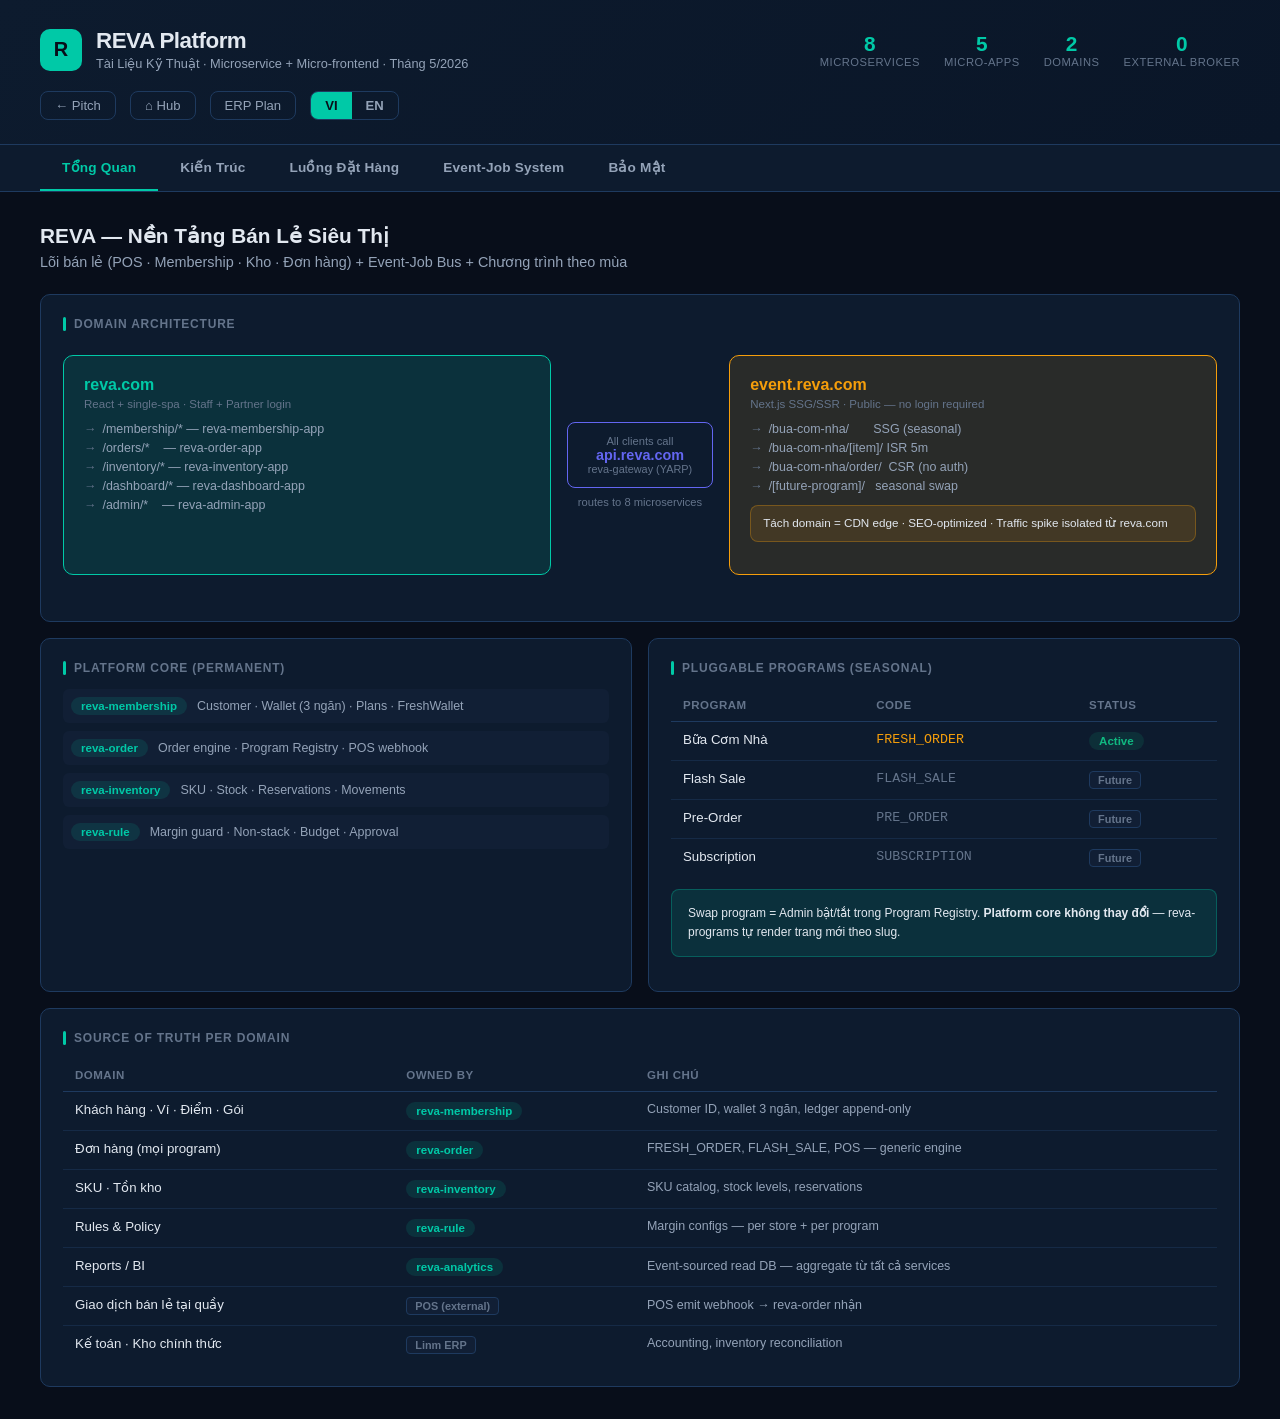
<file: workflow-demo.html>
<!DOCTYPE html>
<html lang="vi">
<head>
<meta charset="UTF-8">
<meta http-equiv="refresh" content="0; url=platform/workflow-demo.html">
<link rel="canonical" href="platform/workflow-demo.html">
<title>Redirect — REVA Workflow</title>
</head>
<body>
<p><a href="platform/workflow-demo.html">platform/workflow-demo.html</a></p>
<script>location.replace('platform/workflow-demo.html');</script>
</body>
</html>
</file>
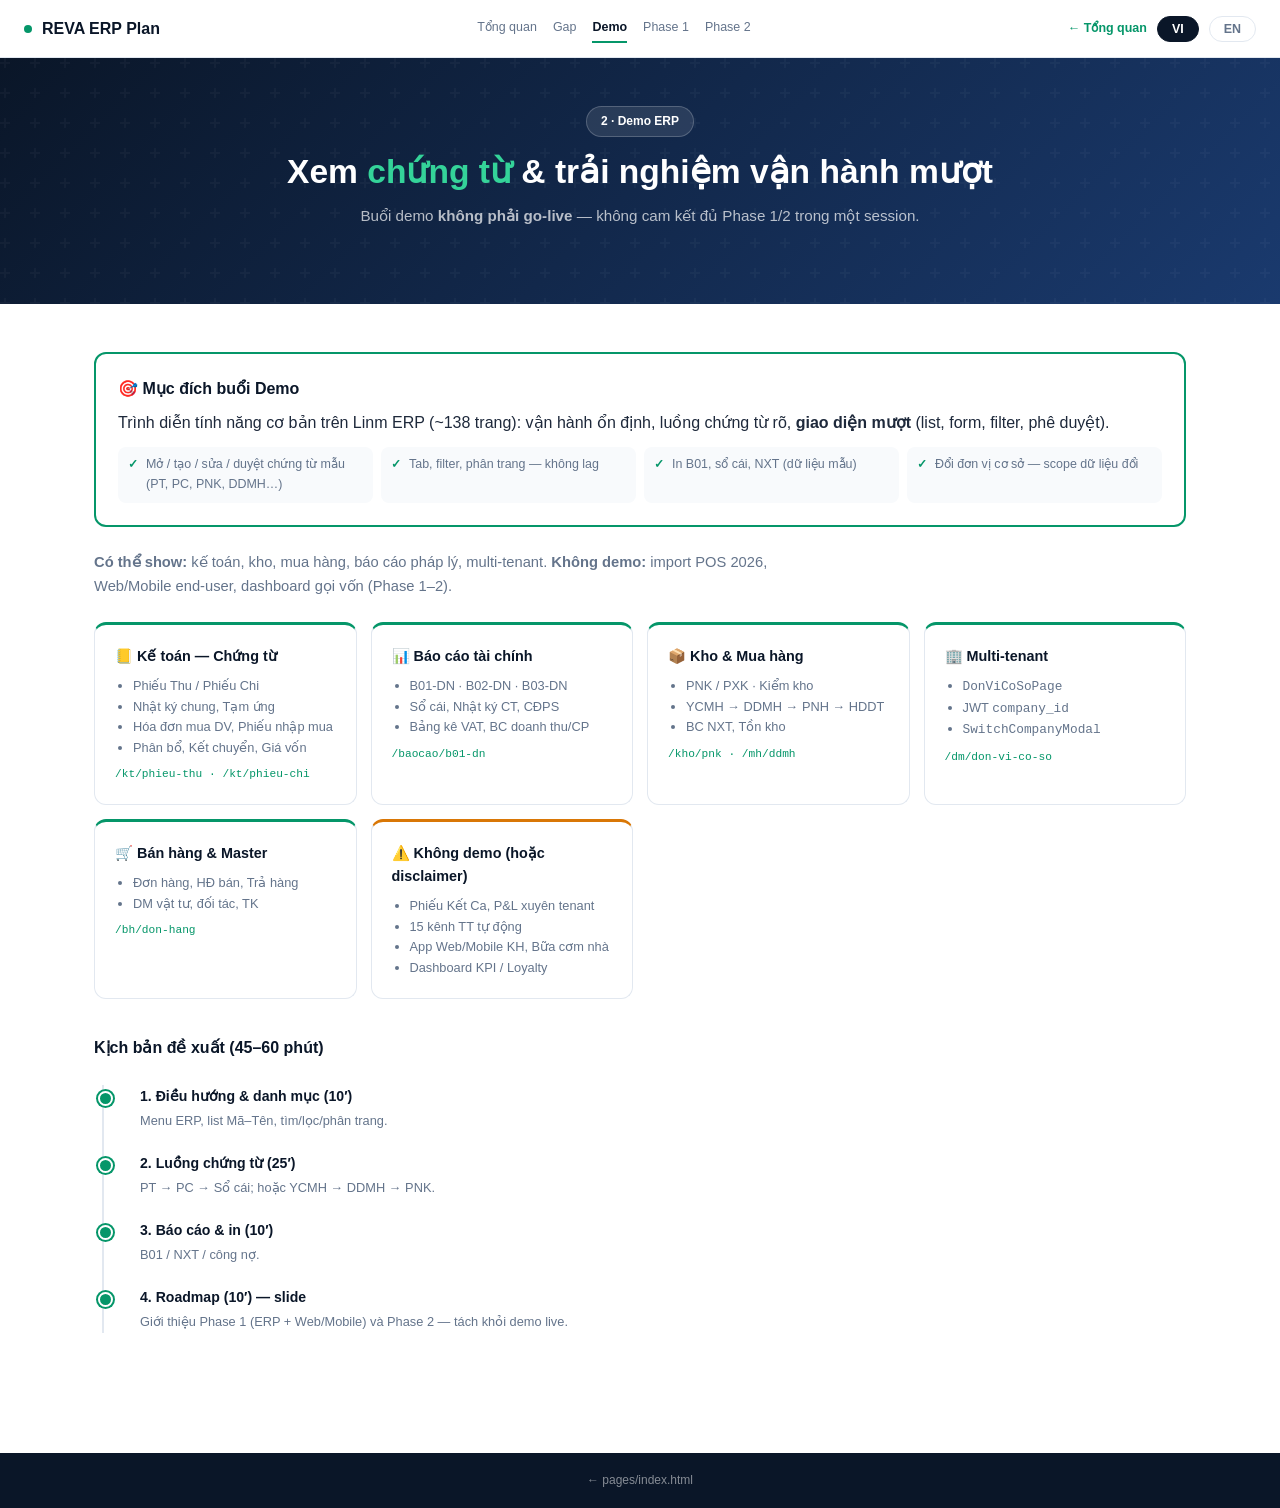
<file: pages/demo.html>
<!DOCTYPE html>
<html lang="vi">
<head>
<meta charset="UTF-8">
<meta name="viewport" content="width=device-width, initial-scale=1.0">
<title>REVA ERP — Kế hoạch Demo</title>
<link rel="stylesheet" href="plan.css">
</head>
<body>

<nav class="plan-nav">
  <a href="index.html" class="nav-logo"><div class="dot"></div> REVA ERP Plan</a>
  <div class="nav-links">
    <a href="index.html"><span class="vi">Tổng quan</span><span class="en" style="display:none">Overview</span></a>
    <a href="gap.html"><span class="vi">Gap</span><span class="en" style="display:none">Gap</span></a>
    <a href="demo.html" class="active"><span class="vi">Demo</span><span class="en" style="display:none">Demo</span></a>
    <a href="phase1.html"><span class="vi">Phase 1</span><span class="en" style="display:none">Phase 1</span></a>
    <a href="phase2.html"><span class="vi">Phase 2</span><span class="en" style="display:none">Phase 2</span></a>
  </div>
  <div class="nav-right">
    <a href="index.html" class="nav-back">← <span class="vi">Tổng quan</span><span class="en" style="display:none">Overview</span></a>
    <button class="lang-btn active" onclick="setLang('vi')">VI</button>
    <button class="lang-btn" onclick="setLang('en')">EN</button>
  </div>
</nav>

<div class="hero compact">
  <div class="hero-badge"><span class="vi">2 · Demo ERP</span><span class="en" style="display:none">2 · ERP demo</span></div>
  <h1 class="vi">Xem <span>chứng từ</span> &amp; trải nghiệm vận hành mượt</h1>
  <h1 class="en" style="display:none">See <span>vouchers</span> &amp; smooth operations</h1>
  <p class="vi">Buổi demo <strong>không phải go-live</strong> — không cam kết đủ Phase 1/2 trong một session.</p>
  <p class="en" style="display:none">Demo is <strong>not go-live</strong> — does not commit to full Phase 1/2 scope.</p>
</div>

<main>
  <section class="page-section">
    <div class="demo-purpose">
      <h3>🎯 <span class="vi">Mục đích buổi Demo</span><span class="en" style="display:none">Demo purpose</span></h3>
      <p class="vi">Trình diễn tính năng cơ bản trên Linm ERP (~138 trang): vận hành ổn định, luồng chứng từ rõ, <strong>giao diện mượt</strong> (list, form, filter, phê duyệt).</p>
      <p class="en" style="display:none">Show existing Linm ERP features (~138 pages): stable ops, clear flows, <strong>smooth UI</strong>.</p>
      <div class="ui-checklist">
        <div class="ui-check"><span>✓</span><span class="vi">Mở / tạo / sửa / duyệt chứng từ mẫu (PT, PC, PNK, DDMH…)</span><span class="en" style="display:none">Open / create / edit / approve sample vouchers</span></div>
        <div class="ui-check"><span>✓</span><span class="vi">Tab, filter, phân trang — không lag</span><span class="en" style="display:none">Tabs, filters, pagination — no lag</span></div>
        <div class="ui-check"><span>✓</span><span class="vi">In B01, sổ cái, NXT (dữ liệu mẫu)</span><span class="en" style="display:none">Print B01, GL, stock (sample data)</span></div>
        <div class="ui-check"><span>✓</span><span class="vi">Đổi đơn vị cơ sở — scope dữ liệu đổi</span><span class="en" style="display:none">Switch company tenant</span></div>
      </div>
    </div>

    <p class="section-sub vi"><strong>Có thể show:</strong> kế toán, kho, mua hàng, báo cáo pháp lý, multi-tenant. <strong>Không demo:</strong> import POS 2026, Web/Mobile end-user, dashboard gọi vốn (Phase 1–2).</p>
    <p class="section-sub en" style="display:none"><strong>Can show:</strong> finance, warehouse, procurement, statutory reports, multi-tenancy. <strong>Not in demo:</strong> 2026 POS import, end-user apps, fundraising dashboard.</p>

    <div class="demo-grid">
      <div class="demo-card">
        <h4>📒 <span class="vi">Kế toán — Chứng từ</span><span class="en" style="display:none">Finance — Vouchers</span></h4>
        <ul>
          <li><span class="vi">Phiếu Thu / Phiếu Chi</span><span class="en" style="display:none">Receipt / Payment</span></li>
          <li><span class="vi">Nhật ký chung, Tạm ứng</span><span class="en" style="display:none">Journal, Advances</span></li>
          <li><span class="vi">Hóa đơn mua DV, Phiếu nhập mua</span><span class="en" style="display:none">Service invoice, GRN</span></li>
          <li><span class="vi">Phân bổ, Kết chuyển, Giá vốn</span><span class="en" style="display:none">Allocation, close, COGS</span></li>
        </ul>
        <div class="demo-route">/kt/phieu-thu · /kt/phieu-chi</div>
      </div>
      <div class="demo-card">
        <h4>📊 <span class="vi">Báo cáo tài chính</span><span class="en" style="display:none">Financial reports</span></h4>
        <ul>
          <li>B01-DN · B02-DN · B03-DN</li>
          <li><span class="vi">Sổ cái, Nhật ký CT, CĐPS</span><span class="en" style="display:none">GL, voucher journal, trial balance</span></li>
          <li><span class="vi">Bảng kê VAT, BC doanh thu/CP</span><span class="en" style="display:none">VAT listing, revenue/expense</span></li>
        </ul>
        <div class="demo-route">/baocao/b01-dn</div>
      </div>
      <div class="demo-card">
        <h4>📦 <span class="vi">Kho &amp; Mua hàng</span><span class="en" style="display:none">Warehouse &amp; procurement</span></h4>
        <ul>
          <li>PNK / PXK · <span class="vi">Kiểm kho</span><span class="en" style="display:none">Stock count</span></li>
          <li>YCMH → DDMH → PNH → HDDT</li>
          <li><span class="vi">BC NXT, Tồn kho</span><span class="en" style="display:none">Stock reports</span></li>
        </ul>
        <div class="demo-route">/kho/pnk · /mh/ddmh</div>
      </div>
      <div class="demo-card">
        <h4>🏢 <span class="vi">Multi-tenant</span><span class="en" style="display:none">Multi-tenancy</span></h4>
        <ul>
          <li><code>DonViCoSoPage</code></li>
          <li>JWT <code>company_id</code></li>
          <li><code>SwitchCompanyModal</code></li>
        </ul>
        <div class="demo-route">/dm/don-vi-co-so</div>
      </div>
      <div class="demo-card">
        <h4>🛒 <span class="vi">Bán hàng &amp; Master</span><span class="en" style="display:none">Sales &amp; master</span></h4>
        <ul>
          <li><span class="vi">Đơn hàng, HĐ bán, Trả hàng</span><span class="en" style="display:none">Orders, invoices, returns</span></li>
          <li><span class="vi">DM vật tư, đối tác, TK</span><span class="en" style="display:none">Items, partners, accounts</span></li>
        </ul>
        <div class="demo-route">/bh/don-hang</div>
      </div>
      <div class="demo-card warn">
        <h4>⚠️ <span class="vi">Không demo (hoặc disclaimer)</span><span class="en" style="display:none">Do not demo</span></h4>
        <ul>
          <li><span class="vi">Phiếu Kết Ca, P&amp;L xuyên tenant</span><span class="en" style="display:none">Store closing, cross-tenant P&amp;L</span></li>
          <li><span class="vi">15 kênh TT tự động</span><span class="en" style="display:none">15 payment channels</span></li>
          <li><span class="vi">App Web/Mobile KH, Bữa cơm nhà</span><span class="en" style="display:none">End-user Web/Mobile, Home Meal</span></li>
          <li><span class="vi">Dashboard KPI / Loyalty</span><span class="en" style="display:none">KPI dashboard / Loyalty</span></li>
        </ul>
      </div>
    </div>

    <h3 style="margin-top:36px;font-size:1rem;font-weight:800;color:var(--navy)">
      <span class="vi">Kịch bản đề xuất (45–60 phút)</span>
      <span class="en" style="display:none">Suggested script (45–60 min)</span>
    </h3>
    <div class="timeline">
      <div class="tl-item">
        <h4><span class="vi">1. Điều hướng &amp; danh mục (10′)</span><span class="en" style="display:none">1. Navigation &amp; catalogs (10′)</span></h4>
        <p><span class="vi">Menu ERP, list Mã–Tên, tìm/lọc/phân trang.</span><span class="en" style="display:none">ERP menu, code-name lists, search/filter.</span></p>
      </div>
      <div class="tl-item">
        <h4><span class="vi">2. Luồng chứng từ (25′)</span><span class="en" style="display:none">2. Voucher flows (25′)</span></h4>
        <p><span class="vi">PT → PC → Sổ cái; hoặc YCMH → DDMH → PNK.</span><span class="en" style="display:none">Receipt → payment → GL; or PR → PO → GRN.</span></p>
      </div>
      <div class="tl-item">
        <h4><span class="vi">3. Báo cáo &amp; in (10′)</span><span class="en" style="display:none">3. Reports (10′)</span></h4>
        <p><span class="vi">B01 / NXT / công nợ.</span><span class="en" style="display:none">B01 / stock / AR-AP.</span></p>
      </div>
      <div class="tl-item">
        <h4><span class="vi">4. Roadmap (10′) — slide</span><span class="en" style="display:none">4. Roadmap (10′) — slides</span></h4>
        <p><span class="vi">Giới thiệu <a href="phase1.html">Phase 1</a> (ERP + Web/Mobile) và <a href="phase2.html">Phase 2</a> — tách khỏi demo live.</span><span class="en" style="display:none">Intro <a href="phase1.html">Phase 1</a> and <a href="phase2.html">Phase 2</a> — separate from live demo.</span></p>
      </div>
    </div>
  </section>
</main>

<footer class="plan-footer"><a href="index.html">← pages/index.html</a></footer>
<script src="plan.js"></script>
</body>
</html>
</file>
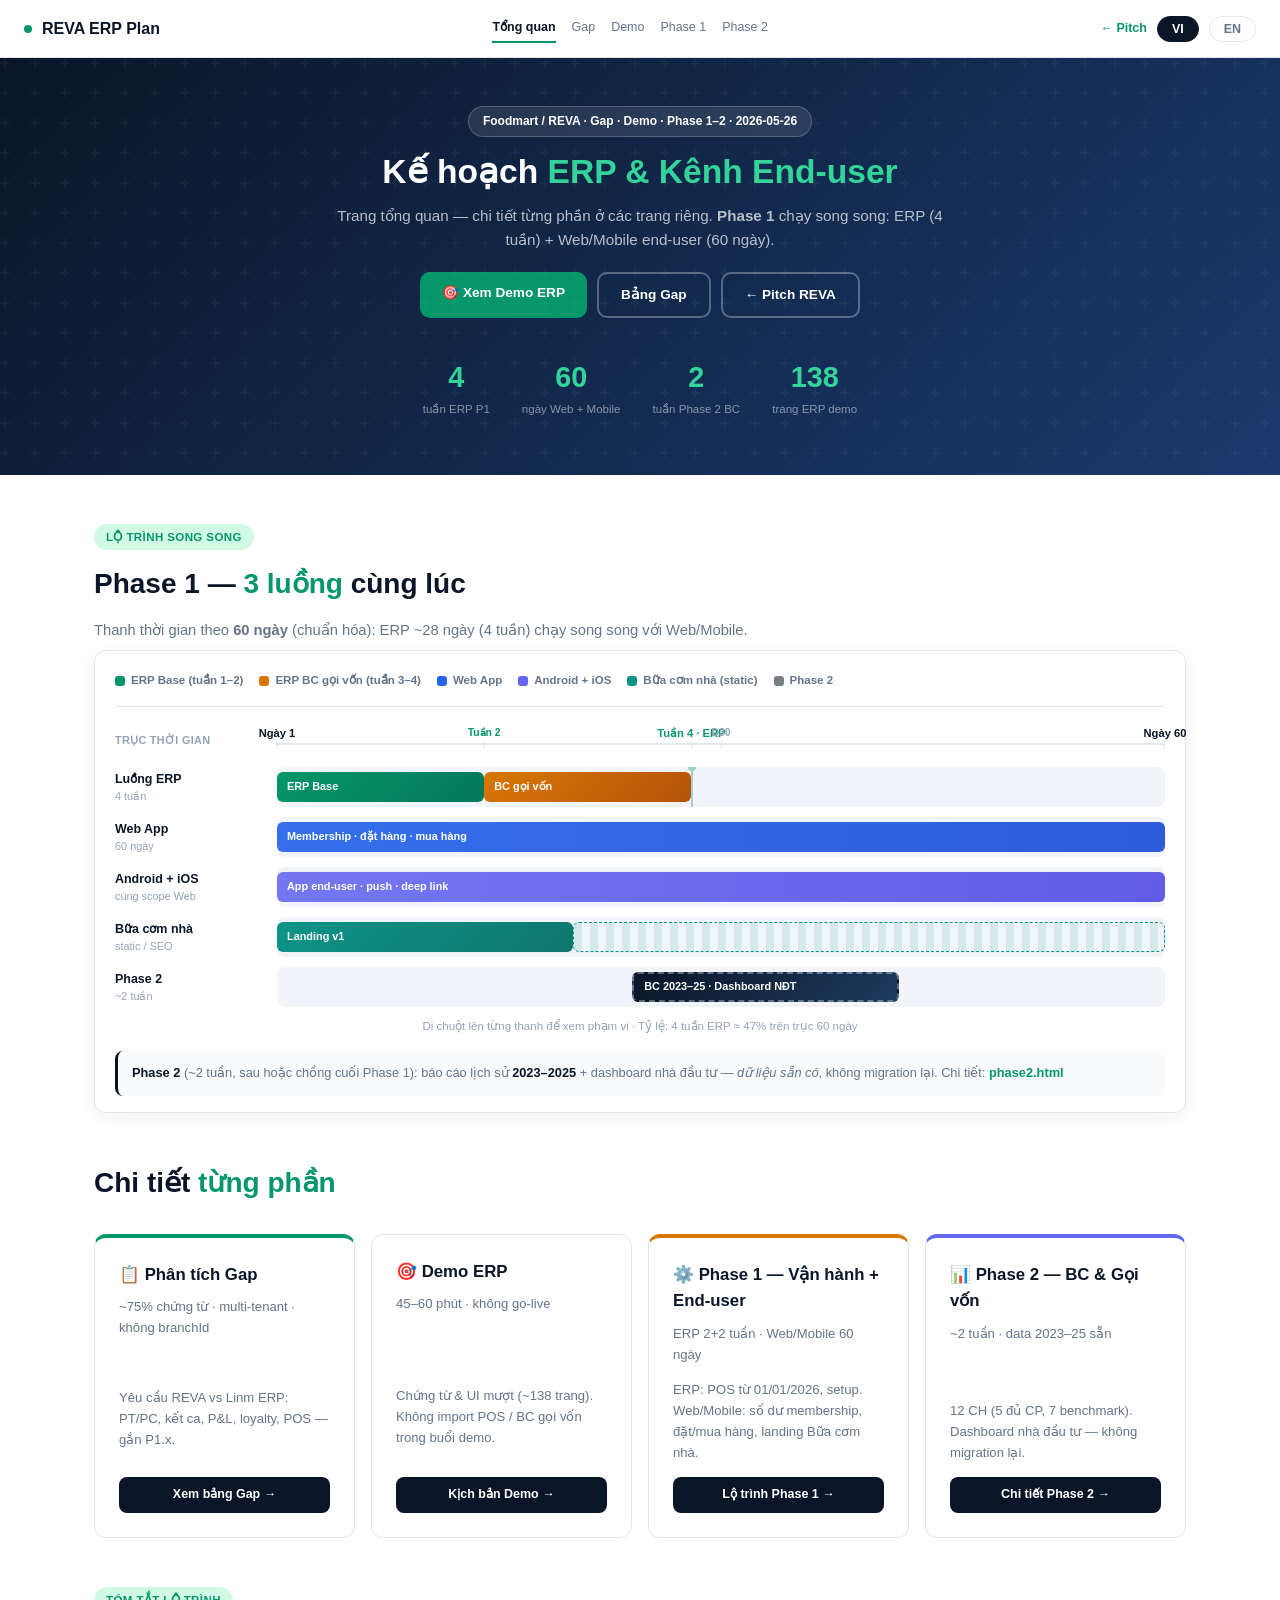
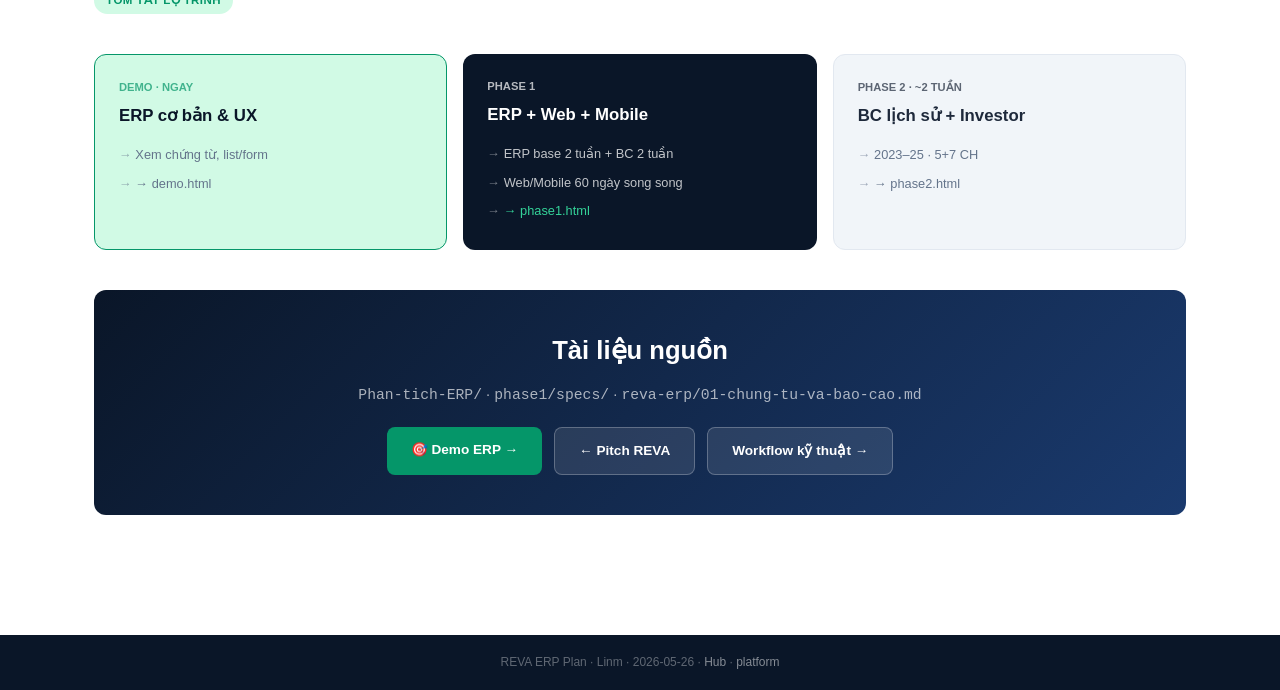
<file: pages/erp-gap-demo-plan.html>
<!DOCTYPE html>
<html lang="vi">
<head>
<meta charset="UTF-8">
<meta http-equiv="refresh" content="0; url=index.html">
<meta name="viewport" content="width=device-width, initial-scale=1.0">
<title>Redirect — REVA ERP Plan</title>
<link rel="canonical" href="index.html">
</head>
<body>
<p>Đang chuyển tới <a href="index.html">pages/index.html</a>…</p>
<script>location.replace('index.html');</script>
</body>
</html>
</file>
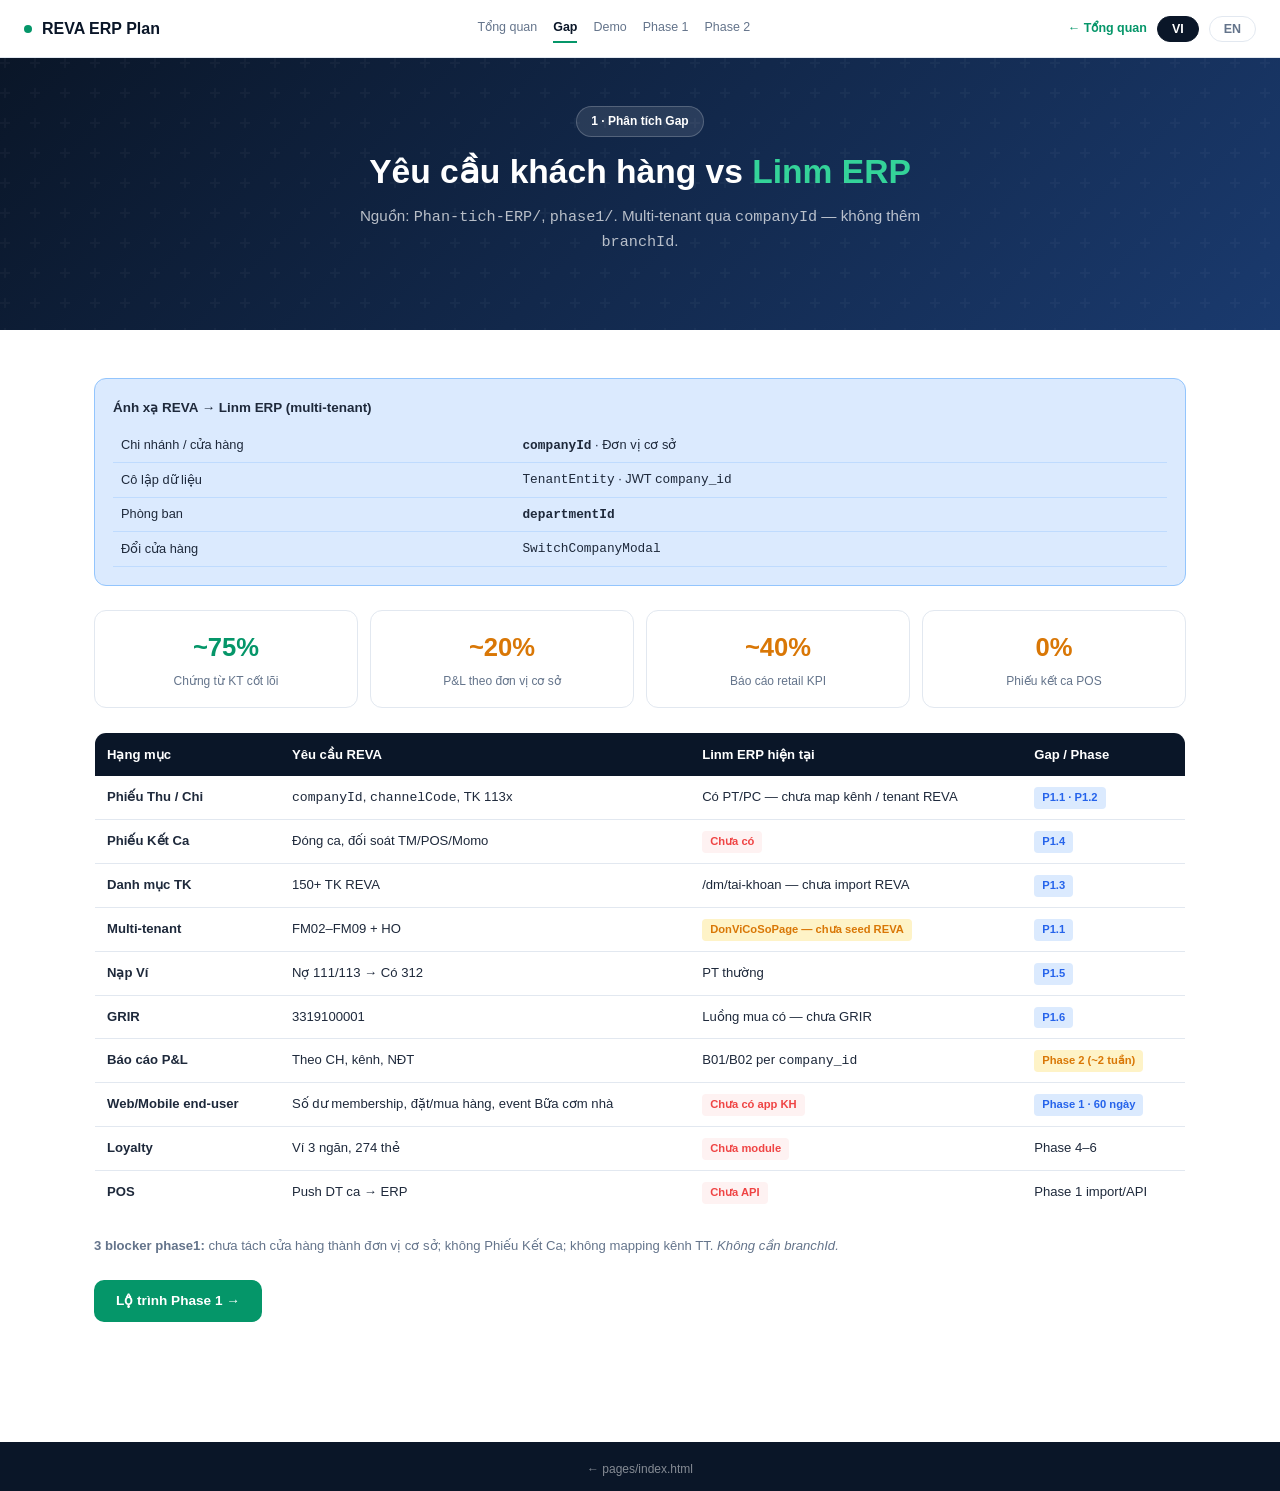
<file: pages/gap.html>
<!DOCTYPE html>
<html lang="vi">
<head>
<meta charset="UTF-8">
<meta name="viewport" content="width=device-width, initial-scale=1.0">
<title>REVA ERP — Phân tích Gap</title>
<link rel="stylesheet" href="plan.css">
</head>
<body>

<nav class="plan-nav">
  <a href="index.html" class="nav-logo"><div class="dot"></div> REVA ERP Plan</a>
  <div class="nav-links">
    <a href="index.html"><span class="vi">Tổng quan</span><span class="en" style="display:none">Overview</span></a>
    <a href="gap.html" class="active"><span class="vi">Gap</span><span class="en" style="display:none">Gap</span></a>
    <a href="demo.html"><span class="vi">Demo</span><span class="en" style="display:none">Demo</span></a>
    <a href="phase1.html"><span class="vi">Phase 1</span><span class="en" style="display:none">Phase 1</span></a>
    <a href="phase2.html"><span class="vi">Phase 2</span><span class="en" style="display:none">Phase 2</span></a>
  </div>
  <div class="nav-right">
    <a href="index.html" class="nav-back">← <span class="vi">Tổng quan</span><span class="en" style="display:none">Overview</span></a>
    <button class="lang-btn active" onclick="setLang('vi')">VI</button>
    <button class="lang-btn" onclick="setLang('en')">EN</button>
  </div>
</nav>

<div class="hero compact">
  <div class="hero-badge"><span class="vi">1 · Phân tích Gap</span><span class="en" style="display:none">1 · Gap analysis</span></div>
  <h1 class="vi">Yêu cầu khách hàng vs <span>Linm ERP</span></h1>
  <h1 class="en" style="display:none">Customer requirements vs <span>Linm ERP</span></h1>
  <p class="vi">Nguồn: <code>Phan-tich-ERP/</code>, <code>phase1/</code>. Multi-tenant qua <code>companyId</code> — không thêm <code>branchId</code>.</p>
  <p class="en" style="display:none">Sources: Phan-tich-ERP/, phase1/. Multi-tenancy via companyId — no branchId.</p>
</div>

<main>
  <section class="page-section">
    <div class="map-box">
      <strong><span class="vi">Ánh xạ REVA → Linm ERP (multi-tenant)</span><span class="en" style="display:none">REVA → Linm ERP mapping</span></strong>
      <table>
        <tr><td><span class="vi">Chi nhánh / cửa hàng</span><span class="en" style="display:none">Branch / store</span></td><td><strong><code>companyId</code></strong> · <span class="vi">Đơn vị cơ sở</span><span class="en" style="display:none">Company</span></td></tr>
        <tr><td><span class="vi">Cô lập dữ liệu</span><span class="en" style="display:none">Isolation</span></td><td><code>TenantEntity</code> · JWT <code>company_id</code></td></tr>
        <tr><td><span class="vi">Phòng ban</span><span class="en" style="display:none">Department</span></td><td><strong><code>departmentId</code></strong></td></tr>
        <tr><td><span class="vi">Đổi cửa hàng</span><span class="en" style="display:none">Switch store</span></td><td><code>SwitchCompanyModal</code></td></tr>
      </table>
    </div>

    <div class="summary-grid">
      <div class="sum-card"><div class="n ok">~75%</div><div class="l vi">Chứng từ KT cốt lõi</div><div class="l en" style="display:none">Core finance vouchers</div></div>
      <div class="sum-card"><div class="n warn">~20%</div><div class="l vi">P&amp;L theo đơn vị cơ sở</div><div class="l en" style="display:none">P&amp;L per tenant</div></div>
      <div class="sum-card"><div class="n warn">~40%</div><div class="l vi">Báo cáo retail KPI</div><div class="l en" style="display:none">Retail KPI reports</div></div>
      <div class="sum-card"><div class="n warn">0%</div><div class="l vi">Phiếu kết ca POS</div><div class="l en" style="display:none">POS closing voucher</div></div>
    </div>

    <table class="gap-table">
      <thead>
        <tr>
          <th><span class="vi">Hạng mục</span><span class="en" style="display:none">Area</span></th>
          <th><span class="vi">Yêu cầu REVA</span><span class="en" style="display:none">REVA requirement</span></th>
          <th><span class="vi">Linm ERP hiện tại</span><span class="en" style="display:none">Linm ERP today</span></th>
          <th>Gap / Phase</th>
        </tr>
      </thead>
      <tbody>
        <tr>
          <td><strong><span class="vi">Phiếu Thu / Chi</span><span class="en" style="display:none">Receipt / Payment</span></strong></td>
          <td><code>companyId</code>, <code>channelCode</code>, TK 113x</td>
          <td><span class="vi">Có PT/PC — chưa map kênh / tenant REVA</span><span class="en" style="display:none">PT/PC — no REVA channel/tenant map</span></td>
          <td><span class="badge p1">P1.1 · P1.2</span></td>
        </tr>
        <tr>
          <td><strong><span class="vi">Phiếu Kết Ca</span><span class="en" style="display:none">Store closing</span></strong></td>
          <td><span class="vi">Đóng ca, đối soát TM/POS/Momo</span><span class="en" style="display:none">Daily close, reconcile</span></td>
          <td><span class="badge no"><span class="vi">Chưa có</span><span class="en" style="display:none">Missing</span></span></td>
          <td><span class="badge p1">P1.4</span></td>
        </tr>
        <tr>
          <td><strong><span class="vi">Danh mục TK</span><span class="en" style="display:none">COA</span></strong></td>
          <td>150+ TK REVA</td>
          <td><span class="vi">/dm/tai-khoan — chưa import REVA</span><span class="en" style="display:none">/dm/tai-khoan — REVA set not imported</span></td>
          <td><span class="badge p1">P1.3</span></td>
        </tr>
        <tr>
          <td><strong>Multi-tenant</strong></td>
          <td>FM02–FM09 + HO</td>
          <td><span class="badge partial"><span class="vi">DonViCoSoPage — chưa seed REVA</span><span class="en" style="display:none">Not configured for REVA</span></span></td>
          <td><span class="badge p1">P1.1</span></td>
        </tr>
        <tr>
          <td><strong><span class="vi">Nạp Ví</span><span class="en" style="display:none">Wallet top-up</span></strong></td>
          <td>Nợ 111/113 → Có 312</td>
          <td><span class="vi">PT thường</span><span class="en" style="display:none">Standard receipt</span></td>
          <td><span class="badge p1">P1.5</span></td>
        </tr>
        <tr>
          <td><strong>GRIR</strong></td>
          <td>3319100001</td>
          <td><span class="vi">Luồng mua có — chưa GRIR</span><span class="en" style="display:none">Purchase flow — no GRIR</span></td>
          <td><span class="badge p1">P1.6</span></td>
        </tr>
        <tr>
          <td><strong><span class="vi">Báo cáo P&amp;L</span><span class="en" style="display:none">Store P&amp;L</span></strong></td>
          <td><span class="vi">Theo CH, kênh, NĐT</span><span class="en" style="display:none">By store, channel, investor</span></td>
          <td>B01/B02 per <code>company_id</code></td>
          <td><span class="badge partial"><span class="vi">Phase 2 (~2 tuần)</span><span class="en" style="display:none">Phase 2 (~2 wks)</span></span></td>
        </tr>
        <tr>
          <td><strong><span class="vi">Web/Mobile end-user</span><span class="en" style="display:none">End-user apps</span></strong></td>
          <td><span class="vi">Số dư membership, đặt/mua hàng, event Bữa cơm nhà</span><span class="en" style="display:none">Membership balance, orders, Home Meal event</span></td>
          <td><span class="badge no"><span class="vi">Chưa có app KH</span><span class="en" style="display:none">No customer app</span></span></td>
          <td><span class="badge p1"><span class="vi">Phase 1 · 60 ngày</span><span class="en" style="display:none">Phase 1 · 60 days</span></span></td>
        </tr>
        <tr>
          <td><strong>Loyalty</strong></td>
          <td><span class="vi">Ví 3 ngăn, 274 thẻ</span><span class="en" style="display:none">3-wallet, 274 cards</span></td>
          <td><span class="badge no"><span class="vi">Chưa module</span><span class="en" style="display:none">No module</span></span></td>
          <td>Phase 4–6</td>
        </tr>
        <tr>
          <td><strong>POS</strong></td>
          <td><span class="vi">Push DT ca → ERP</span><span class="en" style="display:none">Shift sales sync</span></td>
          <td><span class="badge no"><span class="vi">Chưa API</span><span class="en" style="display:none">No API</span></span></td>
          <td><span class="vi">Phase 1 import/API</span><span class="en" style="display:none">Phase 1 import/API</span></td>
        </tr>
      </tbody>
    </table>

    <p style="margin-top:20px;font-size:.82rem;color:var(--txt2)">
      <span class="vi"><strong>3 blocker phase1:</strong> chưa tách cửa hàng thành đơn vị cơ sở; không Phiếu Kết Ca; không mapping kênh TT. <em>Không cần branchId.</em></span>
      <span class="en" style="display:none"><strong>3 blockers:</strong> stores not as tenants; no store closing; no channel mapping. <em>No branchId needed.</em></span>
    </p>
    <p style="margin-top:24px"><a href="phase1.html" class="btn-primary" style="display:inline-block"><span class="vi">Lộ trình Phase 1 →</span><span class="en" style="display:none">Phase 1 plan →</span></a></p>
  </section>
</main>

<footer class="plan-footer"><a href="index.html">← pages/index.html</a></footer>
<script src="plan.js"></script>
</body>
</html>
</file>
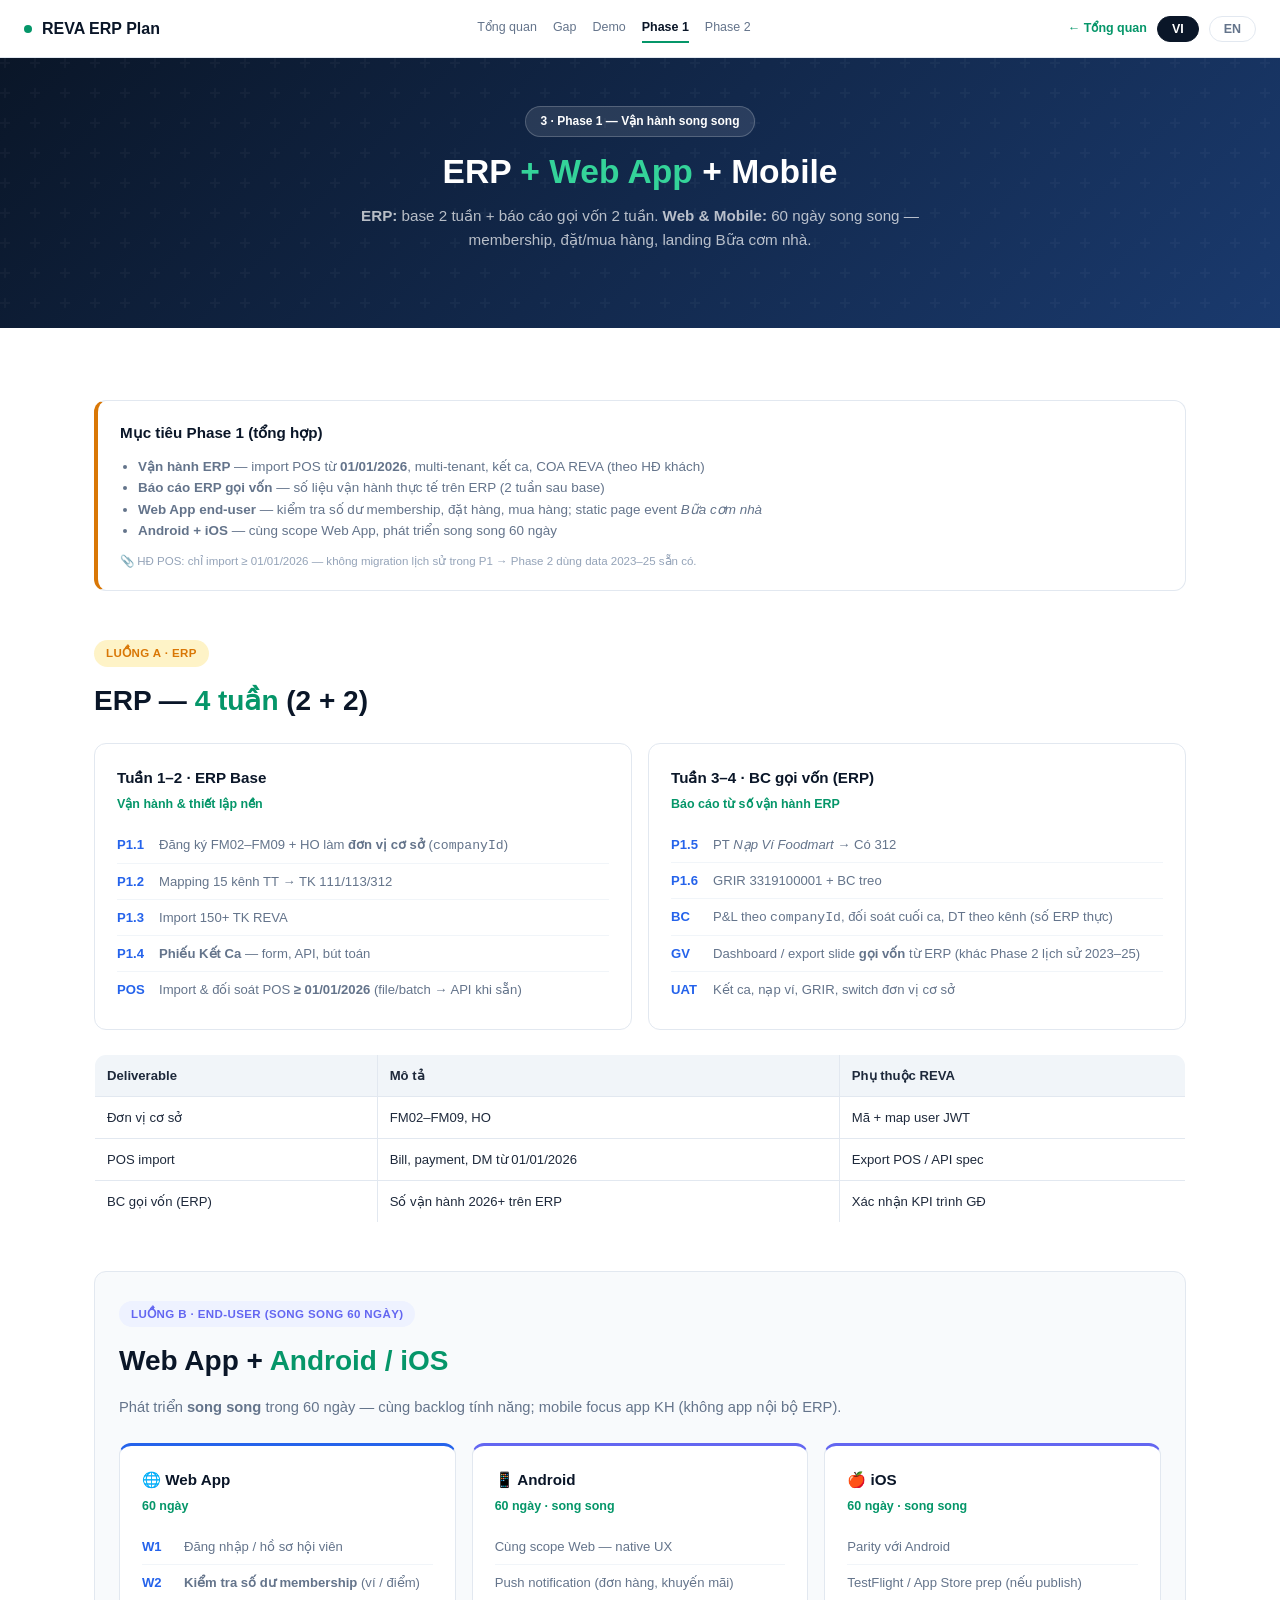
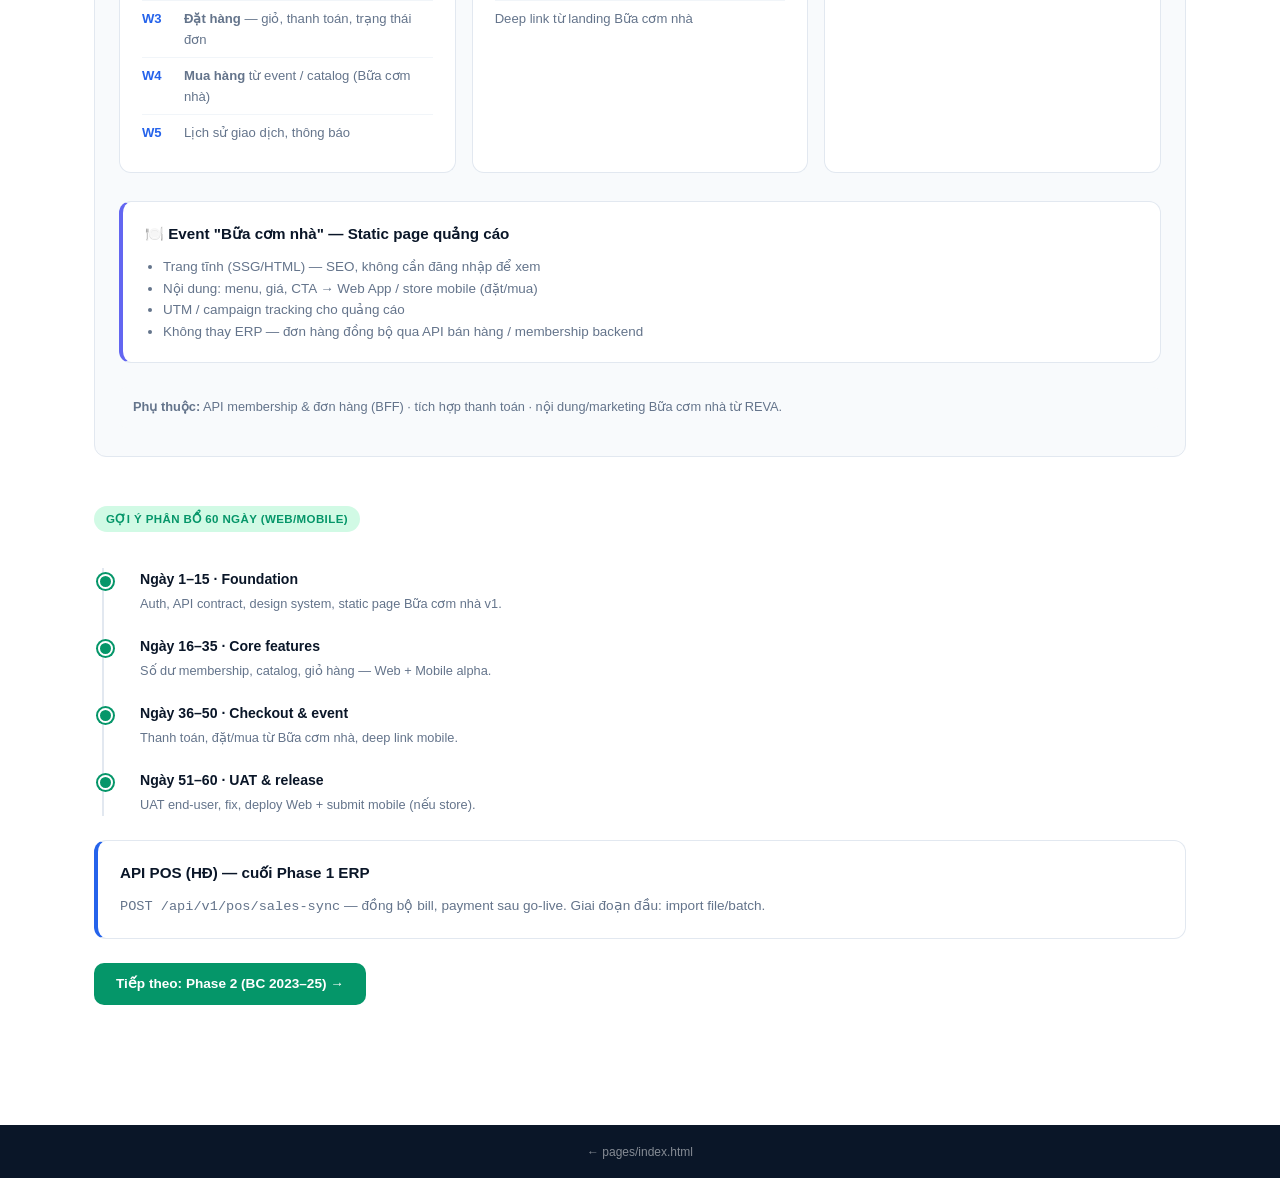
<file: pages/phase1.html>
<!DOCTYPE html>
<html lang="vi">
<head>
<meta charset="UTF-8">
<meta name="viewport" content="width=device-width, initial-scale=1.0">
<title>REVA — Phase 1: ERP + Web + Mobile</title>
<link rel="stylesheet" href="plan.css">
</head>
<body>

<nav class="plan-nav">
  <a href="index.html" class="nav-logo"><div class="dot"></div> REVA ERP Plan</a>
  <div class="nav-links">
    <a href="index.html"><span class="vi">Tổng quan</span><span class="en" style="display:none">Overview</span></a>
    <a href="gap.html"><span class="vi">Gap</span><span class="en" style="display:none">Gap</span></a>
    <a href="demo.html"><span class="vi">Demo</span><span class="en" style="display:none">Demo</span></a>
    <a href="phase1.html" class="active"><span class="vi">Phase 1</span><span class="en" style="display:none">Phase 1</span></a>
    <a href="phase2.html"><span class="vi">Phase 2</span><span class="en" style="display:none">Phase 2</span></a>
  </div>
  <div class="nav-right">
    <a href="index.html" class="nav-back">← <span class="vi">Tổng quan</span><span class="en" style="display:none">Overview</span></a>
    <button class="lang-btn active" onclick="setLang('vi')">VI</button>
    <button class="lang-btn" onclick="setLang('en')">EN</button>
  </div>
</nav>

<div class="hero compact">
  <div class="hero-badge"><span class="vi">3 · Phase 1 — Vận hành song song</span><span class="en" style="display:none">3 · Phase 1 — Parallel delivery</span></div>
  <h1 class="vi">ERP <span>+ Web App</span> + Mobile</h1>
  <h1 class="en" style="display:none">ERP <span>+ Web App</span> + Mobile</h1>
  <p class="vi"><strong>ERP:</strong> base 2 tuần + báo cáo gọi vốn 2 tuần. <strong>Web &amp; Mobile:</strong> 60 ngày song song — membership, đặt/mua hàng, landing Bữa cơm nhà.</p>
  <p class="en" style="display:none"><strong>ERP:</strong> 2w base + 2w fundraising reports. <strong>Web &amp; Mobile:</strong> 60 days parallel — membership, orders, Home Meal landing.</p>
</div>

<main>
  <section class="page-section">
    <div class="contract-box">
      <h3><span class="vi">Mục tiêu Phase 1 (tổng hợp)</span><span class="en" style="display:none">Phase 1 objectives</span></h3>
      <ul>
        <li><span class="vi"><strong>Vận hành ERP</strong> — import POS từ <strong>01/01/2026</strong>, multi-tenant, kết ca, COA REVA (theo HĐ khách)</span><span class="en" style="display:none"><strong>ERP operations</strong> — POS from <strong>01 Jan 2026</strong>, multi-tenant, closing, REVA COA</span></li>
        <li><span class="vi"><strong>Báo cáo ERP gọi vốn</strong> — số liệu vận hành thực tế trên ERP (2 tuần sau base)</span><span class="en" style="display:none"><strong>ERP fundraising reports</strong> — operational data from ERP (2 weeks after base)</span></li>
        <li><span class="vi"><strong>Web App end-user</strong> — kiểm tra số dư membership, đặt hàng, mua hàng; static page event <em>Bữa cơm nhà</em></span><span class="en" style="display:none"><strong>End-user Web</strong> — membership balance, order, purchase; <em>Home Meal</em> static landing</span></li>
        <li><span class="vi"><strong>Android + iOS</strong> — cùng scope Web App, phát triển song song 60 ngày</span><span class="en" style="display:none"><strong>Android + iOS</strong> — same scope as Web, 60 days parallel</span></li>
      </ul>
      <p class="contract-ref vi">📎 HĐ POS: chỉ import ≥ 01/01/2026 — không migration lịch sử trong P1 → <a href="phase2.html">Phase 2</a> dùng data 2023–25 sẵn có.</p>
      <p class="contract-ref en" style="display:none">📎 Contract: POS import from 01/01/2026 only — historical data in <a href="phase2.html">Phase 2</a>.</p>
    </div>
  </section>

  <section class="page-section">
    <div class="section-tag amber"><span class="vi">Luồng A · ERP</span><span class="en" style="display:none">Track A · ERP</span></div>
    <h2 class="section-title vi">ERP — <span>4 tuần</span> (2 + 2)</h2>
    <h2 class="section-title en" style="display:none">ERP — <span>4 weeks</span> (2 + 2)</h2>

    <div class="sprint-row">
      <div class="sprint-box">
        <h3><span class="vi">Tuần 1–2 · ERP Base</span><span class="en" style="display:none">Weeks 1–2 · ERP base</span></h3>
        <div class="week"><span class="vi">Vận hành &amp; thiết lập nền</span><span class="en" style="display:none">Operations &amp; foundation</span></div>
        <ul class="task-list">
          <li><span class="task-id">P1.1</span><span class="vi">Đăng ký FM02–FM09 + HO làm <strong>đơn vị cơ sở</strong> (<code>companyId</code>)</span><span class="en" style="display:none">Register stores as company tenants</span></li>
          <li><span class="task-id">P1.2</span><span class="vi">Mapping 15 kênh TT → TK 111/113/312</span><span class="en" style="display:none">15 payment channels → GL</span></li>
          <li><span class="task-id">P1.3</span><span class="vi">Import 150+ TK REVA</span><span class="en" style="display:none">Import REVA COA</span></li>
          <li><span class="task-id">P1.4</span><span class="vi"><strong>Phiếu Kết Ca</strong> — form, API, bút toán</span><span class="en" style="display:none"><strong>Store closing</strong> voucher</span></li>
          <li><span class="task-id">POS</span><span class="vi">Import &amp; đối soát POS <strong>≥ 01/01/2026</strong> (file/batch → API khi sẵn)</span><span class="en" style="display:none">Import &amp; reconcile POS from 01/01/2026</span></li>
        </ul>
      </div>
      <div class="sprint-box">
        <h3><span class="vi">Tuần 3–4 · BC gọi vốn (ERP)</span><span class="en" style="display:none">Weeks 3–4 · Fundraising reports (ERP)</span></h3>
        <div class="week"><span class="vi">Báo cáo từ số vận hành ERP</span><span class="en" style="display:none">Reports from live ERP data</span></div>
        <ul class="task-list">
          <li><span class="task-id">P1.5</span><span class="vi">PT <em>Nạp Ví Foodmart</em> → Có 312</span><span class="en" style="display:none">Wallet top-up receipt type</span></li>
          <li><span class="task-id">P1.6</span><span class="vi">GRIR 3319100001 + BC treo</span><span class="en" style="display:none">GRIR + open items report</span></li>
          <li><span class="task-id">BC</span><span class="vi">P&amp;L theo <code>companyId</code>, đối soát cuối ca, DT theo kênh (số ERP thực)</span><span class="en" style="display:none">P&amp;L per tenant, shift reconcile, channel revenue</span></li>
          <li><span class="task-id">GV</span><span class="vi">Dashboard / export slide <strong>gọi vốn</strong> từ ERP (khác Phase 2 lịch sử 2023–25)</span><span class="en" style="display:none">Fundraising deck from operational ERP data</span></li>
          <li><span class="task-id">UAT</span><span class="vi">Kết ca, nạp ví, GRIR, switch đơn vị cơ sở</span><span class="en" style="display:none">UAT: closing, wallet, GRIR, company switch</span></li>
        </ul>
      </div>
    </div>

    <table class="deliver-table" style="margin-top:24px">
      <thead>
        <tr>
          <th>Deliverable</th>
          <th><span class="vi">Mô tả</span><span class="en" style="display:none">Description</span></th>
          <th><span class="vi">Phụ thuộc REVA</span><span class="en" style="display:none">REVA dependency</span></th>
        </tr>
      </thead>
      <tbody>
        <tr><td><span class="vi">Đơn vị cơ sở</span><span class="en" style="display:none">Tenants</span></td><td>FM02–FM09, HO</td><td><span class="vi">Mã + map user JWT</span><span class="en" style="display:none">Codes + JWT mapping</span></td></tr>
        <tr><td>POS import</td><td><span class="vi">Bill, payment, DM từ 01/01/2026</span><span class="en" style="display:none">Bills, payments, catalogs</span></td><td><span class="vi">Export POS / API spec</span><span class="en" style="display:none">POS export / API spec</span></td></tr>
        <tr><td><span class="vi">BC gọi vốn (ERP)</span><span class="en" style="display:none">ERP fundraising pack</span></td><td><span class="vi">Số vận hành 2026+ trên ERP</span><span class="en" style="display:none">2026+ operational figures</span></td><td><span class="vi">Xác nhận KPI trình GĐ</span><span class="en" style="display:none">Director KPI sign-off</span></td></tr>
      </tbody>
    </table>
  </section>

  <section class="page-section panel-gray">
      <div class="section-tag indigo"><span class="vi">Luồng B · End-user (song song 60 ngày)</span><span class="en" style="display:none">Track B · End-user (60 days parallel)</span></div>
      <h2 class="section-title vi">Web App + <span>Android / iOS</span></h2>
      <h2 class="section-title en" style="display:none">Web App + <span>Android / iOS</span></h2>
      <p class="section-sub vi">Phát triển <strong>song song</strong> trong 60 ngày — cùng backlog tính năng; mobile focus app KH (không app nội bộ ERP).</p>
      <p class="section-sub en" style="display:none"><strong>Parallel</strong> 60-day delivery — shared backlog; mobile = customer app only.</p>

      <div class="track-grid three">
        <div class="track-box blue">
          <h3>🌐 Web App</h3>
          <div class="dur">60 <span class="vi">ngày</span><span class="en" style="display:none">days</span></div>
          <ul class="task-list">
            <li><span class="task-id">W1</span><span class="vi">Đăng nhập / hồ sơ hội viên</span><span class="en" style="display:none">Login / member profile</span></li>
            <li><span class="task-id">W2</span><span class="vi"><strong>Kiểm tra số dư membership</strong> (ví / điểm)</span><span class="en" style="display:none"><strong>Membership balance</strong></span></li>
            <li><span class="task-id">W3</span><span class="vi"><strong>Đặt hàng</strong> — giỏ, thanh toán, trạng thái đơn</span><span class="en" style="display:none"><strong>Ordering</strong> — cart, checkout, status</span></li>
            <li><span class="task-id">W4</span><span class="vi"><strong>Mua hàng</strong> từ event / catalog (Bữa cơm nhà)</span><span class="en" style="display:none"><strong>Purchase</strong> from event catalog</span></li>
            <li><span class="task-id">W5</span><span class="vi">Lịch sử giao dịch, thông báo</span><span class="en" style="display:none">Transaction history, notifications</span></li>
          </ul>
        </div>
        <div class="track-box indigo">
          <h3>📱 Android</h3>
          <div class="dur">60 <span class="vi">ngày · song song</span><span class="en" style="display:none">days · parallel</span></div>
          <ul class="task-list">
            <li><span class="vi">Cùng scope Web — native UX</span><span class="en" style="display:none">Same scope as Web — native UX</span></li>
            <li><span class="vi">Push notification (đơn hàng, khuyến mãi)</span><span class="en" style="display:none">Push (orders, promos)</span></li>
            <li><span class="vi">Deep link từ landing Bữa cơm nhà</span><span class="en" style="display:none">Deep link from Home Meal landing</span></li>
          </ul>
        </div>
        <div class="track-box indigo">
          <h3>🍎 iOS</h3>
          <div class="dur">60 <span class="vi">ngày · song song</span><span class="en" style="display:none">days · parallel</span></div>
          <ul class="task-list">
            <li><span class="vi">Parity với Android</span><span class="en" style="display:none">Parity with Android</span></li>
            <li><span class="vi">TestFlight / App Store prep (nếu publish)</span><span class="en" style="display:none">TestFlight / store prep</span></li>
          </ul>
        </div>
      </div>

      <div class="contract-box" style="border-left-color:var(--indigo);margin-top:28px">
        <h3>🍽️ <span class="vi">Event "Bữa cơm nhà" — Static page quảng cáo</span><span class="en" style="display:none">"Home Meal" event — marketing static page</span></h3>
        <ul>
          <li><span class="vi">Trang tĩnh (SSG/HTML) — SEO, không cần đăng nhập để xem</span><span class="en" style="display:none">Static/SSG page — SEO, no login to view</span></li>
          <li><span class="vi">Nội dung: menu, giá, CTA → Web App / store mobile (đặt/mua)</span><span class="en" style="display:none">Menu, pricing, CTA → Web App / mobile store</span></li>
          <li><span class="vi">UTM / campaign tracking cho quảng cáo</span><span class="en" style="display:none">UTM / campaign tracking</span></li>
          <li><span class="vi">Không thay ERP — đơn hàng đồng bộ qua API bán hàng / membership backend</span><span class="en" style="display:none">Orders sync via sales/membership API — not ERP UI</span></li>
        </ul>
      </div>

      <p class="dep-list vi"><strong>Phụ thuộc:</strong> API membership &amp; đơn hàng (BFF) · tích hợp thanh toán · nội dung/marketing Bữa cơm nhà từ REVA.</p>
      <p class="dep-list en" style="display:none"><strong>Dependencies:</strong> membership &amp; order APIs (BFF) · payment integration · Home Meal marketing content from REVA.</p>
  </section>

  <section class="page-section">
    <div class="section-tag"><span class="vi">Gợi ý phân bổ 60 ngày (Web/Mobile)</span><span class="en" style="display:none">60-day Web/Mobile breakdown</span></div>
    <div class="timeline">
      <div class="tl-item">
        <h4><span class="vi">Ngày 1–15 · Foundation</span><span class="en" style="display:none">Days 1–15 · Foundation</span></h4>
        <p><span class="vi">Auth, API contract, design system, static page Bữa cơm nhà v1.</span><span class="en" style="display:none">Auth, API contract, design system, Home Meal landing v1.</span></p>
      </div>
      <div class="tl-item">
        <h4><span class="vi">Ngày 16–35 · Core features</span><span class="en" style="display:none">Days 16–35 · Core features</span></h4>
        <p><span class="vi">Số dư membership, catalog, giỏ hàng — Web + Mobile alpha.</span><span class="en" style="display:none">Membership balance, catalog, cart — Web + Mobile alpha.</span></p>
      </div>
      <div class="tl-item">
        <h4><span class="vi">Ngày 36–50 · Checkout &amp; event</span><span class="en" style="display:none">Days 36–50 · Checkout &amp; event</span></h4>
        <p><span class="vi">Thanh toán, đặt/mua từ Bữa cơm nhà, deep link mobile.</span><span class="en" style="display:none">Payment, Home Meal purchase flow, mobile deep links.</span></p>
      </div>
      <div class="tl-item">
        <h4><span class="vi">Ngày 51–60 · UAT &amp; release</span><span class="en" style="display:none">Days 51–60 · UAT &amp; release</span></h4>
        <p><span class="vi">UAT end-user, fix, deploy Web + submit mobile (nếu store).</span><span class="en" style="display:none">End-user UAT, deploy Web + mobile store submit.</span></p>
      </div>
    </div>

    <div class="contract-box" style="border-left-color:var(--blue);margin-top:24px">
      <h3><span class="vi">API POS (HĐ) — cuối Phase 1 ERP</span><span class="en" style="display:none">POS API (contract) — end of ERP Phase 1</span></h3>
      <p style="font-size:.85rem;color:var(--txt2)"><span class="vi"><code>POST /api/v1/pos/sales-sync</code> — đồng bộ bill, payment sau go-live. Giai đoạn đầu: import file/batch.</span><span class="en" style="display:none">POS sales-sync API after go-live; early phase: file/batch import.</span></p>
    </div>

    <p style="margin-top:24px">
      <a href="phase2.html" class="btn-primary" style="display:inline-block"><span class="vi">Tiếp theo: Phase 2 (BC 2023–25) →</span><span class="en" style="display:none">Next: Phase 2 →</span></a>
    </p>
  </section>
</main>

<footer class="plan-footer"><a href="index.html">← pages/index.html</a></footer>
<script src="plan.js"></script>
</body>
</html>
</file>
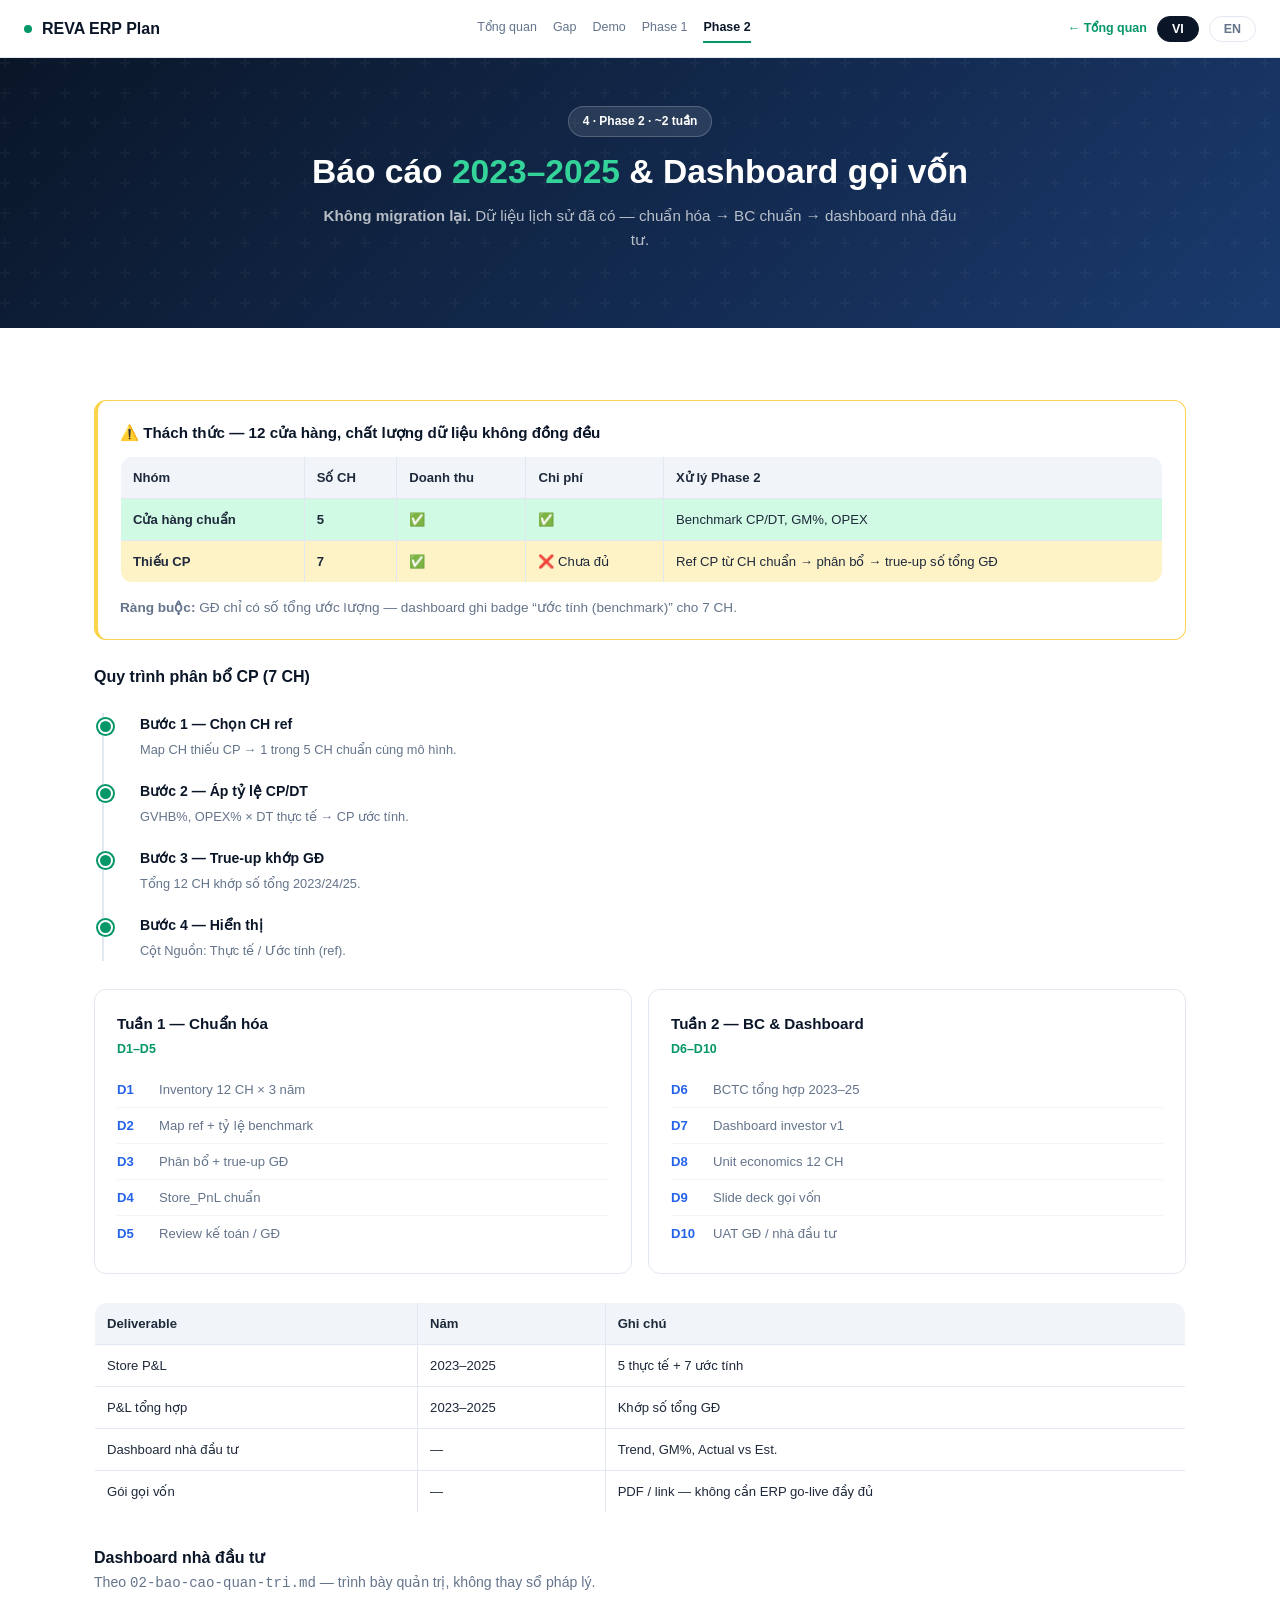
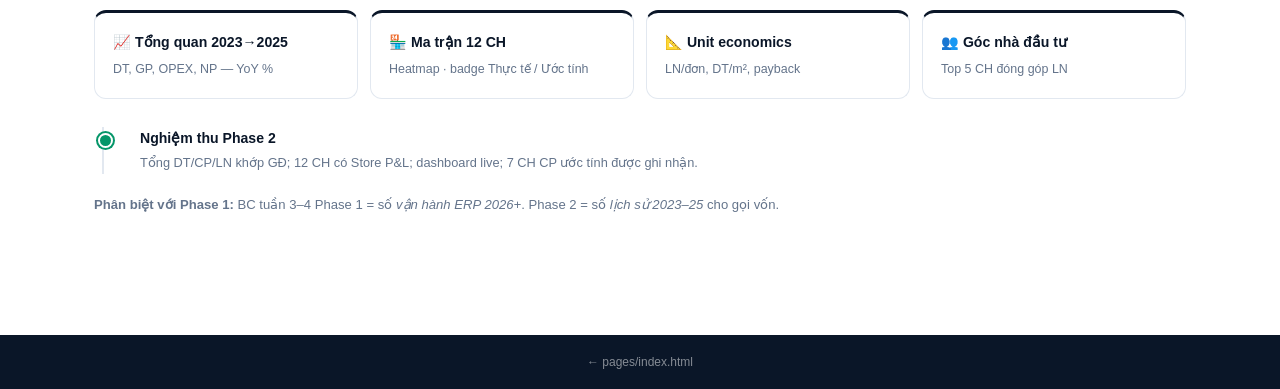
<file: pages/phase2.html>
<!DOCTYPE html>
<html lang="vi">
<head>
<meta charset="UTF-8">
<meta name="viewport" content="width=device-width, initial-scale=1.0">
<title>REVA — Phase 2: BC &amp; Dashboard nhà đầu tư</title>
<link rel="stylesheet" href="plan.css">
</head>
<body>

<nav class="plan-nav">
  <a href="index.html" class="nav-logo"><div class="dot"></div> REVA ERP Plan</a>
  <div class="nav-links">
    <a href="index.html"><span class="vi">Tổng quan</span><span class="en" style="display:none">Overview</span></a>
    <a href="gap.html"><span class="vi">Gap</span><span class="en" style="display:none">Gap</span></a>
    <a href="demo.html"><span class="vi">Demo</span><span class="en" style="display:none">Demo</span></a>
    <a href="phase1.html"><span class="vi">Phase 1</span><span class="en" style="display:none">Phase 1</span></a>
    <a href="phase2.html" class="active"><span class="vi">Phase 2</span><span class="en" style="display:none">Phase 2</span></a>
  </div>
  <div class="nav-right">
    <a href="index.html" class="nav-back">← <span class="vi">Tổng quan</span><span class="en" style="display:none">Overview</span></a>
    <button class="lang-btn active" onclick="setLang('vi')">VI</button>
    <button class="lang-btn" onclick="setLang('en')">EN</button>
  </div>
</nav>

<div class="hero compact">
  <div class="hero-badge"><span class="vi">4 · Phase 2 · ~2 tuần</span><span class="en" style="display:none">4 · Phase 2 · ~2 weeks</span></div>
  <h1 class="vi">Báo cáo <span>2023–2025</span> &amp; Dashboard gọi vốn</h1>
  <h1 class="en" style="display:none"><span>2023–2025</span> reports &amp; investor dashboard</h1>
  <p class="vi"><strong>Không migration lại.</strong> Dữ liệu lịch sử đã có — chuẩn hóa → BC chuẩn → dashboard nhà đầu tư.</p>
  <p class="en" style="display:none"><strong>No re-migration.</strong> Historical data exists — normalize → reports → investor dashboard.</p>
</div>

<main>
  <section class="page-section">
    <div class="challenge-box">
      <h3>⚠️ <span class="vi">Thách thức — 12 cửa hàng, chất lượng dữ liệu không đồng đều</span><span class="en" style="display:none">Challenge — 12 stores, uneven data</span></h3>
      <table class="store-matrix">
        <thead>
          <tr>
            <th><span class="vi">Nhóm</span><span class="en" style="display:none">Group</span></th>
            <th><span class="vi">Số CH</span><span class="en" style="display:none"># Stores</span></th>
            <th><span class="vi">Doanh thu</span><span class="en" style="display:none">Revenue</span></th>
            <th><span class="vi">Chi phí</span><span class="en" style="display:none">Expenses</span></th>
            <th><span class="vi">Xử lý Phase 2</span><span class="en" style="display:none">Phase 2 approach</span></th>
          </tr>
        </thead>
        <tbody>
          <tr class="ok">
            <td><strong><span class="vi">Cửa hàng chuẩn</span><span class="en" style="display:none">Reference stores</span></strong></td>
            <td><strong>5</strong></td>
            <td>✅</td><td>✅</td>
            <td><span class="vi">Benchmark CP/DT, GM%, OPEX</span><span class="en" style="display:none">Benchmark ratios</span></td>
          </tr>
          <tr class="partial">
            <td><strong><span class="vi">Thiếu CP</span><span class="en" style="display:none">Revenue-only</span></strong></td>
            <td><strong>7</strong></td>
            <td>✅</td>
            <td>❌ <span class="vi">Chưa đủ</span><span class="en" style="display:none">Missing</span></td>
            <td><span class="vi">Ref CP từ CH chuẩn → phân bổ → true-up số tổng GĐ</span><span class="en" style="display:none">Derive from benchmark → true-up to director totals</span></td>
          </tr>
        </tbody>
      </table>
      <p style="margin-top:14px;font-size:.85rem;color:var(--txt2)"><span class="vi"><strong>Ràng buộc:</strong> GĐ chỉ có số tổng ước lượng — dashboard ghi badge “ước tính (benchmark)” cho 7 CH.</span><span class="en" style="display:none"><strong>Constraint:</strong> Director has group totals only — benchmark badge on 7 stores.</span></p>
    </div>

    <h3 style="font-size:1rem;font-weight:800;color:var(--navy);margin:24px 0 12px">
      <span class="vi">Quy trình phân bổ CP (7 CH)</span>
      <span class="en" style="display:none">Expense allocation (7 stores)</span>
    </h3>
    <div class="timeline">
      <div class="tl-item">
        <h4><span class="vi">Bước 1 — Chọn CH ref</span><span class="en" style="display:none">Step 1 — Pick benchmark</span></h4>
        <p><span class="vi">Map CH thiếu CP → 1 trong 5 CH chuẩn cùng mô hình.</span><span class="en" style="display:none">Map to benchmark store same model.</span></p>
      </div>
      <div class="tl-item">
        <h4><span class="vi">Bước 2 — Áp tỷ lệ CP/DT</span><span class="en" style="display:none">Step 2 — Apply ratios</span></h4>
        <p><span class="vi">GVHB%, OPEX% × DT thực tế → CP ước tính.</span><span class="en" style="display:none">COGS%, OPEX% × actual revenue.</span></p>
      </div>
      <div class="tl-item">
        <h4><span class="vi">Bước 3 — True-up khớp GĐ</span><span class="en" style="display:none">Step 3 — True-up</span></h4>
        <p><span class="vi">Tổng 12 CH khớp số tổng 2023/24/25.</span><span class="en" style="display:none">Roll-up matches director annual totals.</span></p>
      </div>
      <div class="tl-item">
        <h4><span class="vi">Bước 4 — Hiển thị</span><span class="en" style="display:none">Step 4 — Display</span></h4>
        <p><span class="vi">Cột Nguồn: Thực tế / Ước tính (ref).</span><span class="en" style="display:none">Source: Actual / Estimated.</span></p>
      </div>
    </div>

    <div class="week2-grid" style="margin-top:28px">
      <div class="sprint-box">
        <h3><span class="vi">Tuần 1 — Chuẩn hóa</span><span class="en" style="display:none">Week 1 — Normalize</span></h3>
        <div class="week">D1–D5</div>
        <ul class="task-list">
          <li><span class="task-id">D1</span><span class="vi">Inventory 12 CH × 3 năm</span><span class="en" style="display:none">12 stores × 3 years inventory</span></li>
          <li><span class="task-id">D2</span><span class="vi">Map ref + tỷ lệ benchmark</span><span class="en" style="display:none">Benchmark mapping</span></li>
          <li><span class="task-id">D3</span><span class="vi">Phân bổ + true-up GĐ</span><span class="en" style="display:none">Allocate + true-up</span></li>
          <li><span class="task-id">D4</span><span class="vi">Store_PnL chuẩn</span><span class="en" style="display:none">Standard Store_PnL</span></li>
          <li><span class="task-id">D5</span><span class="vi">Review kế toán / GĐ</span><span class="en" style="display:none">Finance / director review</span></li>
        </ul>
      </div>
      <div class="sprint-box">
        <h3><span class="vi">Tuần 2 — BC &amp; Dashboard</span><span class="en" style="display:none">Week 2 — Reports &amp; dashboard</span></h3>
        <div class="week">D6–D10</div>
        <ul class="task-list">
          <li><span class="task-id">D6</span><span class="vi">BCTC tổng hợp 2023–25</span><span class="en" style="display:none">Consolidated 2023–25</span></li>
          <li><span class="task-id">D7</span><span class="vi">Dashboard investor v1</span><span class="en" style="display:none">Investor dashboard v1</span></li>
          <li><span class="task-id">D8</span><span class="vi">Unit economics 12 CH</span><span class="en" style="display:none">Unit economics</span></li>
          <li><span class="task-id">D9</span><span class="vi">Slide deck gọi vốn</span><span class="en" style="display:none">Fundraising deck</span></li>
          <li><span class="task-id">D10</span><span class="vi">UAT GĐ / nhà đầu tư</span><span class="en" style="display:none">UAT with investors</span></li>
        </ul>
      </div>
    </div>

    <table class="deliver-table" style="margin-top:28px">
      <thead>
        <tr>
          <th>Deliverable</th>
          <th><span class="vi">Năm</span><span class="en" style="display:none">Years</span></th>
          <th><span class="vi">Ghi chú</span><span class="en" style="display:none">Notes</span></th>
        </tr>
      </thead>
      <tbody>
        <tr>
          <td>Store P&amp;L</td>
          <td>2023–2025</td>
          <td><span class="vi">5 thực tế + 7 ước tính</span><span class="en" style="display:none">5 actual + 7 estimated</span></td>
        </tr>
        <tr>
          <td><span class="vi">P&amp;L tổng hợp</span><span class="en" style="display:none">Consolidated P&amp;L</span></td>
          <td>2023–2025</td>
          <td><span class="vi">Khớp số tổng GĐ</span><span class="en" style="display:none">Matches director totals</span></td>
        </tr>
        <tr>
          <td><span class="vi">Dashboard nhà đầu tư</span><span class="en" style="display:none">Investor dashboard</span></td>
          <td>—</td>
          <td><span class="vi">Trend, GM%, Actual vs Est.</span><span class="en" style="display:none">Trend, GM%, Actual vs Est.</span></td>
        </tr>
        <tr>
          <td><span class="vi">Gói gọi vốn</span><span class="en" style="display:none">Fundraising pack</span></td>
          <td>—</td>
          <td><span class="vi">PDF / link — không cần ERP go-live đầy đủ</span><span class="en" style="display:none">PDF / link — full ERP go-live not required</span></td>
        </tr>
      </tbody>
    </table>

    <h3 style="margin-top:32px;font-size:1rem;font-weight:800;color:var(--navy)">
      <span class="vi">Dashboard nhà đầu tư</span>
      <span class="en" style="display:none">Investor dashboard</span>
    </h3>
    <p style="font-size:.88rem;color:var(--txt2);margin-bottom:16px"><span class="vi">Theo <code>02-bao-cao-quan-tri.md</code> — trình bày quản trị, không thay sổ pháp lý.</span><span class="en" style="display:none">Management presentation — not statutory books.</span></p>
    <div class="investor-grid">
      <div class="inv-card">
        <h4>📈 <span class="vi">Tổng quan 2023→2025</span><span class="en" style="display:none">Overview 2023→2025</span></h4>
        <p><span class="vi">DT, GP, OPEX, NP — YoY %</span><span class="en" style="display:none">Revenue, GP, OPEX, NP — YoY</span></p>
      </div>
      <div class="inv-card">
        <h4>🏪 <span class="vi">Ma trận 12 CH</span><span class="en" style="display:none">12-store matrix</span></h4>
        <p><span class="vi">Heatmap · badge Thực tế / Ước tính</span><span class="en" style="display:none">Heatmap · Actual / Estimated</span></p>
      </div>
      <div class="inv-card">
        <h4>📐 Unit economics</h4>
        <p><span class="vi">LN/đơn, DT/m², payback</span><span class="en" style="display:none">Profit/order, revenue/sqm</span></p>
      </div>
      <div class="inv-card">
        <h4>👥 <span class="vi">Góc nhà đầu tư</span><span class="en" style="display:none">Investor lens</span></h4>
        <p><span class="vi">Top 5 CH đóng góp LN</span><span class="en" style="display:none">Top 5 profit contributors</span></p>
      </div>
    </div>

    <div class="timeline" style="margin-top:28px">
      <div class="tl-item">
        <h4><span class="vi">Nghiệm thu Phase 2</span><span class="en" style="display:none">Phase 2 acceptance</span></h4>
        <p><span class="vi">Tổng DT/CP/LN khớp GĐ; 12 CH có Store P&amp;L; dashboard live; 7 CH CP ước tính được ghi nhận.</span><span class="en" style="display:none">Totals match director; 12-store P&amp;L; live dashboard; 7 stores marked estimated.</span></p>
      </div>
    </div>

    <p style="margin-top:8px;font-size:.82rem;color:var(--txt2)">
      <span class="vi"><strong>Phân biệt với Phase 1:</strong> BC tuần 3–4 Phase 1 = số <em>vận hành ERP 2026+</em>. Phase 2 = số <em>lịch sử 2023–25</em> cho gọi vốn.</span>
      <span class="en" style="display:none"><strong>vs Phase 1:</strong> Phase 1 weeks 3–4 = <em>2026+ operational ERP</em>. Phase 2 = <em>2023–25 historical</em> fundraising story.</span>
    </p>
  </section>
</main>

<footer class="plan-footer"><a href="index.html">← pages/index.html</a></footer>
<script src="plan.js"></script>
</body>
</html>
</file>
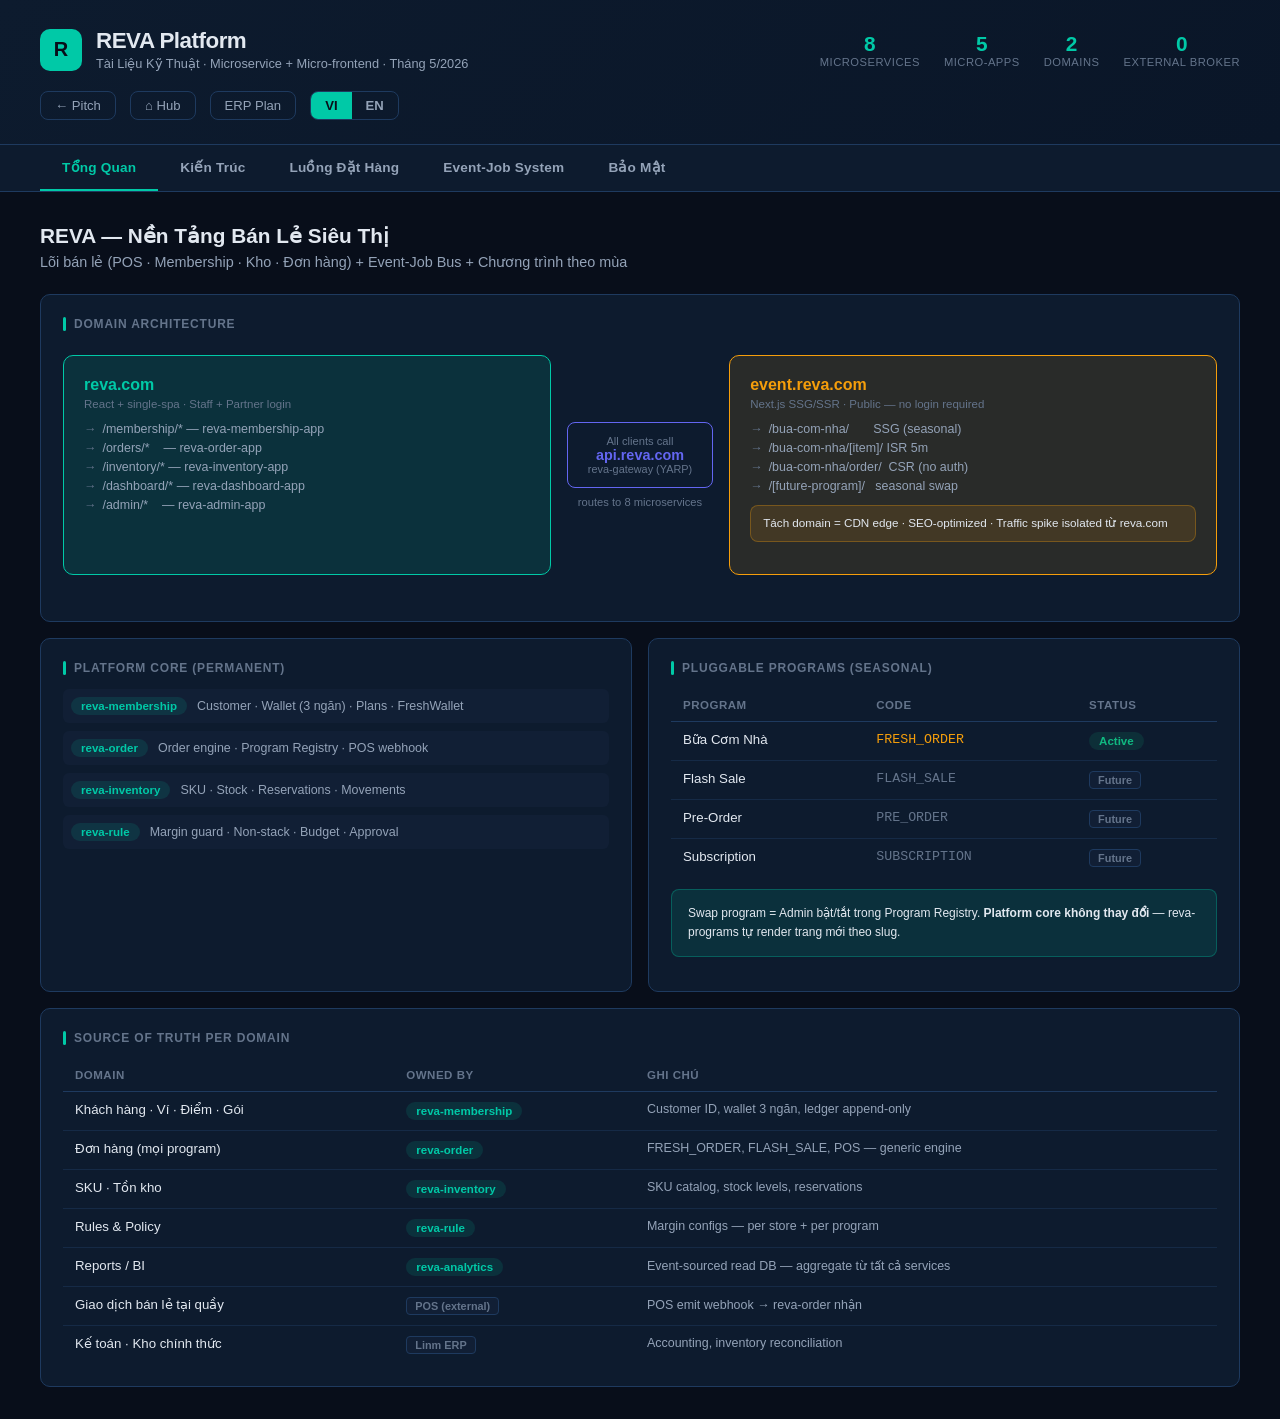
<file: Platform/workflow-demo.html>
<!DOCTYPE html>
<html lang="vi">
<head>
<meta charset="UTF-8">
<meta name="viewport" content="width=device-width, initial-scale=1.0">
<title>REVA Platform — System Demo</title>
<style>
:root {
  --bg: #080e1a;
  --card: #0d1b2e;
  --card2: #111f35;
  --border: #1e3a5f;
  --primary: #00c9a7;
  --primary-dim: rgba(0,201,167,.12);
  --primary-glow: rgba(0,201,167,.35);
  --amber: #f59e0b;
  --amber-dim: rgba(245,158,11,.12);
  --indigo: #6366f1;
  --indigo-dim: rgba(99,102,241,.12);
  --green: #10b981;
  --red: #ef4444;
  --red-dim: rgba(239,68,68,.12);
  --txt: #e2e8f0;
  --txt2: #94a3b8;
  --txt3: #64748b;
  --radius: 10px;
}
*{margin:0;padding:0;box-sizing:border-box}
body{font-family:-apple-system,BlinkMacSystemFont,'Segoe UI',sans-serif;background:var(--bg);color:var(--txt);min-height:100vh}

/* HEADER */
header{background:linear-gradient(135deg,#0d1b2e 0%,#0a1628 100%);border-bottom:1px solid var(--border);padding:28px 40px 24px;display:flex;align-items:center;justify-content:space-between;gap:20px;flex-wrap:wrap}
.logo{display:flex;align-items:center;gap:14px}
.logo-icon{width:42px;height:42px;background:var(--primary);border-radius:10px;display:flex;align-items:center;justify-content:center;font-size:20px;font-weight:900;color:#080e1a}
.logo h1{font-size:1.4rem;font-weight:700;letter-spacing:-0.5px}
.logo p{font-size:.8rem;color:var(--txt2);margin-top:2px}
.header-stats{display:flex;gap:24px;flex-wrap:wrap}
.hstat{text-align:center}
.hstat .val{font-size:1.3rem;font-weight:700;color:var(--primary)}
.hstat .lbl{font-size:.7rem;color:var(--txt3);text-transform:uppercase;letter-spacing:.5px}

/* TABS */
nav{background:var(--card);border-bottom:1px solid var(--border);padding:0 40px;display:flex;gap:0;overflow-x:auto}
.tab{padding:14px 22px;font-size:.85rem;font-weight:600;color:var(--txt2);border:none;background:none;cursor:pointer;border-bottom:2px solid transparent;transition:all .2s;white-space:nowrap;letter-spacing:.2px}
.tab:hover{color:var(--txt)}
.tab.active{color:var(--primary);border-bottom-color:var(--primary)}

/* MAIN */
main{padding:32px 40px;max-width:1400px;margin:0 auto}
.section{display:none}.section.active{display:block}

/* CARDS */
.card{background:var(--card);border:1px solid var(--border);border-radius:var(--radius);padding:22px}
.card-header{font-size:.75rem;font-weight:700;text-transform:uppercase;letter-spacing:.8px;color:var(--txt3);margin-bottom:14px;display:flex;align-items:center;gap:8px}
.card-header::before{content:'';display:block;width:3px;height:14px;background:var(--primary);border-radius:2px}
h2{font-size:1.3rem;font-weight:700;margin-bottom:6px}
h3{font-size:1rem;font-weight:600;margin-bottom:10px;color:var(--txt)}

/* GRID UTILS */
.grid2{display:grid;grid-template-columns:1fr 1fr;gap:16px}
.grid3{display:grid;grid-template-columns:1fr 1fr 1fr;gap:16px}
.grid4{display:grid;grid-template-columns:repeat(4,1fr);gap:12px}
.gap16{gap:16px}

/* PILL / TAG */
.pill{display:inline-flex;align-items:center;gap:5px;padding:3px 10px;border-radius:999px;font-size:.72rem;font-weight:600;background:var(--primary-dim);color:var(--primary)}
.pill.amber{background:var(--amber-dim);color:var(--amber)}
.pill.indigo{background:var(--indigo-dim);color:var(--indigo)}
.pill.red{background:var(--red-dim);color:var(--red)}
.pill.green{background:rgba(16,185,129,.12);color:var(--green)}

/* TABLE */
table{width:100%;border-collapse:collapse;font-size:.83rem}
th{text-align:left;padding:10px 12px;color:var(--txt3);font-weight:600;font-size:.72rem;text-transform:uppercase;letter-spacing:.5px;border-bottom:1px solid var(--border)}
td{padding:10px 12px;border-bottom:1px solid rgba(30,58,95,.5);vertical-align:top}
tr:last-child td{border-bottom:none}
tr:hover td{background:rgba(255,255,255,.02)}

/* CODE */
.code{background:#050b14;border:1px solid var(--border);border-radius:8px;padding:16px;font-family:'SF Mono','Fira Code',monospace;font-size:.78rem;line-height:1.7;color:#a8b5cb;overflow-x:auto}
.code .key{color:#6366f1}.code .str{color:#10b981}.code .com{color:#334155}.code .num{color:#f59e0b}.code .tag{color:#00c9a7}

/* DOMAIN MAP — Tab 1 */
.domain-map{display:grid;grid-template-columns:1fr auto 1fr;gap:0;align-items:stretch;margin:24px 0}
.domain-box{background:var(--card2);border:1px solid var(--border);border-radius:var(--radius);padding:20px}
.domain-box.primary{border-color:var(--primary);background:var(--primary-dim)}
.domain-box.amber{border-color:var(--amber);background:var(--amber-dim)}
.domain-connector{display:flex;flex-direction:column;align-items:center;justify-content:center;padding:0 16px;gap:8px}
.domain-connector .api-box{background:var(--card);border:1px solid var(--indigo);border-radius:8px;padding:12px 20px;text-align:center;white-space:nowrap}
.domain-name{font-size:1rem;font-weight:700;color:var(--primary);margin-bottom:4px}
.domain-type{font-size:.72rem;color:var(--txt3);margin-bottom:12px}
.route-list{list-style:none;display:flex;flex-direction:column;gap:5px}
.route-list li{font-size:.78rem;color:var(--txt2);display:flex;align-items:center;gap:6px}
.route-list li::before{content:'→';color:var(--txt3)}

/* SERVICE GRID */
.service-card{background:var(--card2);border:1px solid var(--border);border-radius:8px;padding:16px;transition:border-color .2s}
.service-card:hover{border-color:var(--primary)}
.service-card.highlight{border-color:var(--primary);box-shadow:0 0 20px var(--primary-glow)}
.service-name{font-size:.85rem;font-weight:700;color:var(--primary);margin-bottom:4px}
.service-port{font-size:.7rem;color:var(--txt3);margin-bottom:8px}
.service-desc{font-size:.75rem;color:var(--txt2);line-height:1.5}

/* FLOW DEMO — Tab 3 */
.flow-wrapper{display:grid;grid-template-columns:240px 1fr 240px;gap:16px;min-height:380px}
.flow-col{display:flex;flex-direction:column;gap:10px}
.flow-col-title{font-size:.7rem;font-weight:700;text-transform:uppercase;letter-spacing:.8px;color:var(--txt3);padding-bottom:8px;border-bottom:1px solid var(--border)}
.flow-node{background:var(--card2);border:1px solid var(--border);border-radius:8px;padding:12px 14px;font-size:.78rem;transition:all .3s;cursor:default}
.flow-node .node-title{font-weight:600;margin-bottom:3px}
.flow-node .node-sub{color:var(--txt3);font-size:.7rem}
.flow-node.active{border-color:var(--primary);background:var(--primary-dim);box-shadow:0 0 16px var(--primary-glow)}
.flow-node.event-active{border-color:var(--amber);background:var(--amber-dim);box-shadow:0 0 16px rgba(245,158,11,.3)}
.flow-node.done{border-color:var(--green);opacity:.7}

.flow-center{display:flex;flex-direction:column;gap:10px}
.step-box{background:var(--card);border:1px solid var(--primary);border-radius:var(--radius);padding:20px 24px;min-height:140px}
.step-num{font-size:.7rem;color:var(--txt3);margin-bottom:6px}
.step-title{font-size:1rem;font-weight:700;color:var(--primary);margin-bottom:8px}
.step-desc{font-size:.83rem;color:var(--txt2);line-height:1.6;margin-bottom:10px}
.step-api{font-family:monospace;font-size:.76rem;background:#050b14;border:1px solid var(--border);border-radius:6px;padding:8px 12px;color:var(--amber)}

.flow-nav{display:flex;align-items:center;gap:12px;margin-top:14px}
.flow-btn{padding:9px 20px;border-radius:8px;border:1px solid var(--border);background:var(--card2);color:var(--txt);font-size:.83rem;font-weight:600;cursor:pointer;transition:all .2s}
.flow-btn:hover{border-color:var(--primary);color:var(--primary)}
.flow-btn.primary{background:var(--primary);border-color:var(--primary);color:#080e1a}
.flow-btn:disabled{opacity:.3;cursor:not-allowed}
.flow-progress{flex:1;height:4px;background:var(--border);border-radius:2px;overflow:hidden}
.flow-progress-bar{height:100%;background:var(--primary);border-radius:2px;transition:width .4s ease}
.flow-step-label{font-size:.75rem;color:var(--txt3);white-space:nowrap}

.code-snippet{background:#050b14;border:1px solid var(--border);border-radius:8px;padding:14px;font-family:'SF Mono','Fira Code',monospace;font-size:.75rem;line-height:1.7;color:#8899bb;max-height:160px;overflow-y:auto;margin-top:10px}

/* EVENT JOB TABLE — Tab 4 */
.job-row{display:grid;grid-template-columns:120px 160px 90px 90px 1fr;gap:0;align-items:center;padding:10px 14px;border-bottom:1px solid rgba(30,58,95,.5);font-size:.78rem;font-family:monospace;transition:all .4s}
.job-row.header{font-family:inherit;font-size:.7rem;color:var(--txt3);font-weight:600;text-transform:uppercase;letter-spacing:.5px}
.job-row.pending{border-left:3px solid var(--amber)}
.job-row.processing{border-left:3px solid var(--indigo);background:var(--indigo-dim)}
.job-row.completed{border-left:3px solid var(--green);opacity:.6}
.job-row.failed{border-left:3px solid var(--red);background:var(--red-dim)}

/* SECURITY — Tab 5 */
.sec-layer{border-radius:var(--radius);padding:20px;margin-bottom:12px;border-left:4px solid}
.sec-layer.gateway{border-color:var(--indigo);background:var(--indigo-dim)}
.sec-layer.service{border-color:var(--primary);background:var(--primary-dim)}
.sec-layer.data{border-color:var(--amber);background:var(--amber-dim)}
.sec-layer h3{font-size:.9rem;font-weight:700;margin-bottom:8px}
.sec-checks{display:flex;flex-wrap:wrap;gap:6px}
.sec-check{font-size:.75rem;padding:4px 10px;border-radius:999px;background:rgba(255,255,255,.05);color:var(--txt2)}

/* RATE LIMIT METER */
.rate-meter{display:flex;align-items:center;gap:10px;padding:10px 0;border-bottom:1px solid rgba(30,58,95,.3)}
.rate-meter:last-child{border-bottom:none}
.rate-label{font-size:.78rem;color:var(--txt2);flex:1}
.rate-bar{flex:2;height:8px;background:var(--border);border-radius:4px;overflow:hidden}
.rate-fill{height:100%;border-radius:4px;transition:width 1s ease}
.rate-fill.green{background:var(--green)}
.rate-fill.amber{background:var(--amber)}
.rate-fill.red{background:var(--red)}
.rate-val{font-size:.75rem;color:var(--txt3);min-width:60px;text-align:right}

/* MISC */
.divider{height:1px;background:var(--border);margin:24px 0}
.badge{display:inline-block;padding:2px 8px;border-radius:4px;font-size:.68rem;font-weight:700;background:var(--card2);color:var(--txt3);border:1px solid var(--border)}
.info-box{background:var(--primary-dim);border:1px solid rgba(0,201,167,.3);border-radius:8px;padding:14px 16px;font-size:.82rem;color:var(--txt);line-height:1.6;margin:12px 0}
.warn-box{background:var(--amber-dim);border:1px solid rgba(245,158,11,.3);border-radius:8px;padding:14px 16px;font-size:.82rem;color:var(--txt);line-height:1.6;margin:12px 0}

/* LANG TOGGLE */
.header-right{display:flex;align-items:center;gap:14px}
.back-link{color:var(--txt2);font-size:.82rem;text-decoration:none;border:1px solid var(--border);padding:6px 14px;border-radius:8px;transition:all .2s}
.back-link:hover{color:var(--primary);border-color:var(--primary)}
.lang-toggle{display:flex;border:1px solid var(--border);border-radius:8px;overflow:hidden}
.lang-btn{padding:6px 14px;border:none;background:none;color:var(--txt2);font-size:.82rem;font-weight:600;cursor:pointer;transition:all .2s}
.lang-btn.active{background:var(--primary);color:#080e1a}

@media(max-width:900px){
  header{padding:20px}
  main{padding:20px}
  nav{padding:0 20px}
  .grid2,.grid3,.grid4{grid-template-columns:1fr}
  .flow-wrapper{grid-template-columns:1fr}
  .domain-map{grid-template-columns:1fr}
  .domain-connector{flex-direction:row;padding:12px 0}
}
</style>
</head>
<body>

<header>
  <div class="logo">
    <div class="logo-icon">R</div>
    <div>
      <h1>REVA Platform</h1>
      <p class="vi">Tài Liệu Kỹ Thuật · Microservice + Micro-frontend · Tháng 5/2026</p>
      <p class="en" style="display:none">Technical Docs · Microservice + Micro-frontend · May 2026</p>
    </div>
  </div>
  <div class="header-stats">
    <div class="hstat"><div class="val">8</div><div class="lbl vi">Microservices</div><div class="lbl en" style="display:none">Microservices</div></div>
    <div class="hstat"><div class="val">5</div><div class="lbl vi">Micro-apps</div><div class="lbl en" style="display:none">Micro-apps</div></div>
    <div class="hstat"><div class="val">2</div><div class="lbl vi">Domains</div><div class="lbl en" style="display:none">Domains</div></div>
    <div class="hstat"><div class="val">0</div><div class="lbl vi">External Broker</div><div class="lbl en" style="display:none">External Brokers</div></div>
  </div>
  <div class="header-right">
    <a href="index.html" class="back-link">← <span class="vi">Pitch</span><span class="en" style="display:none">Pitch</span></a>
    <a href="../index.html" class="back-link">⌂ <span class="vi">Hub</span><span class="en" style="display:none">Hub</span></a>
    <a href="../pages/index.html" class="back-link"><span class="vi">ERP Plan</span><span class="en" style="display:none">ERP Plan</span></a>
    <div class="lang-toggle">
      <button class="lang-btn active" onclick="setLang('vi')">VI</button>
      <button class="lang-btn" onclick="setLang('en')">EN</button>
    </div>
  </div>
</header>

<nav>
  <button class="tab active" onclick="switchTab(this,'overview')"><span class="vi">Tổng Quan</span><span class="en" style="display:none">Platform Overview</span></button>
  <button class="tab" onclick="switchTab(this,'arch')"><span class="vi">Kiến Trúc</span><span class="en" style="display:none">Architecture</span></button>
  <button class="tab" onclick="switchTab(this,'flow')"><span class="vi">Luồng Đặt Hàng</span><span class="en" style="display:none">Order Flow Demo</span></button>
  <button class="tab" onclick="switchTab(this,'events')"><span class="vi">Event-Job System</span><span class="en" style="display:none">Event-Job System</span></button>
  <button class="tab" onclick="switchTab(this,'security')"><span class="vi">Bảo Mật</span><span class="en" style="display:none">Security</span></button>
</nav>

<main>

<!-- ═══════════════════════════════════════════════════════ TAB 1: OVERVIEW -->
<section id="tab-overview" class="section active">
  <div style="margin-bottom:24px">
    <h2 class="vi">REVA — Nền Tảng Bán Lẻ Siêu Thị</h2>
    <h2 class="en" style="display:none">REVA — Supermarket Retail Platform</h2>
    <p class="vi" style="color:var(--txt2);font-size:.9rem;margin-top:4px">Lõi bán lẻ (POS · Membership · Kho · Đơn hàng) + Event-Job Bus + Chương trình theo mùa</p>
    <p class="en" style="display:none;color:var(--txt2);font-size:.9rem;margin-top:4px">Retail Core (POS · Membership · Inventory · Orders) + Event-Job Bus + Pluggable Seasonal Programs</p>
  </div>

  <!-- Domain Map -->
  <div class="card" style="margin-bottom:16px">
    <div class="card-header">Domain Architecture</div>
    <div class="domain-map">
      <div class="domain-box primary">
        <div class="domain-name">reva.com</div>
        <div class="domain-type">React + single-spa · Staff + Partner login</div>
        <ul class="route-list">
          <li>/membership/* — reva-membership-app</li>
          <li>/orders/*&nbsp;&nbsp;&nbsp;&nbsp;— reva-order-app</li>
          <li>/inventory/* — reva-inventory-app</li>
          <li>/dashboard/* — reva-dashboard-app</li>
          <li>/admin/*&nbsp;&nbsp;&nbsp;&nbsp;— reva-admin-app</li>
        </ul>
      </div>
      <div class="domain-connector">
        <div class="api-box">
          <div style="font-size:.7rem;color:var(--txt3)">All clients call</div>
          <div style="font-size:.9rem;font-weight:700;color:var(--indigo)">api.reva.com</div>
          <div style="font-size:.68rem;color:var(--txt3)">reva-gateway (YARP)</div>
        </div>
        <div style="font-size:.7rem;color:var(--txt3);text-align:center">routes to 8 microservices</div>
      </div>
      <div class="domain-box amber">
        <div class="domain-name" style="color:var(--amber)">event.reva.com</div>
        <div class="domain-type">Next.js SSG/SSR · Public — no login required</div>
        <ul class="route-list">
          <li>/bua-com-nha/ &nbsp;&nbsp;&nbsp;&nbsp;&nbsp;&nbsp;SSG (seasonal)</li>
          <li>/bua-com-nha/[item]/ ISR 5m</li>
          <li>/bua-com-nha/order/ &nbsp;CSR (no auth)</li>
          <li>/[future-program]/&nbsp;&nbsp; seasonal swap</li>
        </ul>
        <div class="warn-box" style="margin-top:12px;font-size:.73rem;padding:8px 12px">
          Tách domain = CDN edge · SEO-optimized · Traffic spike isolated từ reva.com
        </div>
      </div>
    </div>
  </div>

  <!-- Platform = Core + Programs -->
  <div class="grid2" style="margin-bottom:16px">
    <div class="card">
      <div class="card-header">Platform Core (permanent)</div>
      <div style="display:flex;flex-direction:column;gap:8px">
        <div style="display:flex;align-items:center;gap:10px;padding:8px;background:var(--card2);border-radius:6px">
          <span class="pill">reva-membership</span><span style="font-size:.78rem;color:var(--txt2)">Customer · Wallet (3 ngăn) · Plans · FreshWallet</span>
        </div>
        <div style="display:flex;align-items:center;gap:10px;padding:8px;background:var(--card2);border-radius:6px">
          <span class="pill">reva-order</span><span style="font-size:.78rem;color:var(--txt2)">Order engine · Program Registry · POS webhook</span>
        </div>
        <div style="display:flex;align-items:center;gap:10px;padding:8px;background:var(--card2);border-radius:6px">
          <span class="pill">reva-inventory</span><span style="font-size:.78rem;color:var(--txt2)">SKU · Stock · Reservations · Movements</span>
        </div>
        <div style="display:flex;align-items:center;gap:10px;padding:8px;background:var(--card2);border-radius:6px">
          <span class="pill">reva-rule</span><span style="font-size:.78rem;color:var(--txt2)">Margin guard · Non-stack · Budget · Approval</span>
        </div>
      </div>
    </div>
    <div class="card">
      <div class="card-header">Pluggable Programs (seasonal)</div>
      <table>
        <thead><tr><th>Program</th><th>Code</th><th>Status</th></tr></thead>
        <tbody>
          <tr><td>Bữa Cơm Nhà</td><td style="font-family:monospace;color:var(--amber)">FRESH_ORDER</td><td><span class="pill green">Active</span></td></tr>
          <tr><td>Flash Sale</td><td style="font-family:monospace;color:var(--txt3)">FLASH_SALE</td><td><span class="badge">Future</span></td></tr>
          <tr><td>Pre-Order</td><td style="font-family:monospace;color:var(--txt3)">PRE_ORDER</td><td><span class="badge">Future</span></td></tr>
          <tr><td>Subscription</td><td style="font-family:monospace;color:var(--txt3)">SUBSCRIPTION</td><td><span class="badge">Future</span></td></tr>
        </tbody>
      </table>
      <div class="info-box" style="margin-top:12px;font-size:.75rem">
        Swap program = Admin bật/tắt trong Program Registry. <strong>Platform core không thay đổi</strong> — reva-programs tự render trang mới theo slug.
      </div>
    </div>
  </div>

  <!-- Source of Truth -->
  <div class="card">
    <div class="card-header">Source of Truth per Domain</div>
    <table>
      <thead><tr><th>Domain</th><th>Owned by</th><th>Ghi chú</th></tr></thead>
      <tbody>
        <tr><td>Khách hàng · Ví · Điểm · Gói</td><td><span class="pill">reva-membership</span></td><td style="color:var(--txt2);font-size:.78rem">Customer ID, wallet 3 ngăn, ledger append-only</td></tr>
        <tr><td>Đơn hàng (mọi program)</td><td><span class="pill">reva-order</span></td><td style="color:var(--txt2);font-size:.78rem">FRESH_ORDER, FLASH_SALE, POS — generic engine</td></tr>
        <tr><td>SKU · Tồn kho</td><td><span class="pill">reva-inventory</span></td><td style="color:var(--txt2);font-size:.78rem">SKU catalog, stock levels, reservations</td></tr>
        <tr><td>Rules & Policy</td><td><span class="pill">reva-rule</span></td><td style="color:var(--txt2);font-size:.78rem">Margin configs — per store + per program</td></tr>
        <tr><td>Reports / BI</td><td><span class="pill">reva-analytics</span></td><td style="color:var(--txt2);font-size:.78rem">Event-sourced read DB — aggregate từ tất cả services</td></tr>
        <tr><td>Giao dịch bán lẻ tại quầy</td><td><span class="badge">POS (external)</span></td><td style="color:var(--txt2);font-size:.78rem">POS emit webhook → reva-order nhận</td></tr>
        <tr><td>Kế toán · Kho chính thức</td><td><span class="badge">Linm ERP</span></td><td style="color:var(--txt2);font-size:.78rem">Accounting, inventory reconciliation</td></tr>
      </tbody>
    </table>
  </div>
</section>

<!-- ═══════════════════════════════════════════════════════ TAB 2: ARCHITECTURE -->
<section id="tab-arch" class="section">
  <div style="margin-bottom:24px">
    <h2 class="vi">Kiến Trúc Hệ Thống</h2>
    <h2 class="en" style="display:none">System Architecture</h2>
    <p class="vi" style="color:var(--txt2);font-size:.9rem;margin-top:4px">8 backend microservices · 5 single-spa micro-apps · Event-job tự xây trên PostgreSQL</p>
    <p class="en" style="display:none;color:var(--txt2);font-size:.9rem;margin-top:4px">8 backend microservices · 5 single-spa micro-apps · Custom event-job (PostgreSQL)</p>
  </div>

  <!-- Backend services -->
  <div class="card" style="margin-bottom:16px">
    <div class="card-header">Backend Microservices</div>
    <div class="grid4" style="margin-bottom:12px">
      <div class="service-card" style="border-color:var(--indigo)">
        <div class="service-name" style="color:var(--indigo)">reva-gateway</div>
        <div class="service-port">api.reva.com · YARP</div>
        <div class="service-desc">Single entry point · JWT validation · Rate limit · CORS · Request routing</div>
      </div>
      <div class="service-card">
        <div class="service-name">reva-auth</div>
        <div class="service-port">:5001 · reva_auth_db</div>
        <div class="service-desc">JWT issuance · User/role/permission · Service tokens · Partner accounts</div>
      </div>
      <div class="service-card">
        <div class="service-name">reva-membership</div>
        <div class="service-port">:5002 · reva_member_db</div>
        <div class="service-desc">Customer · Wallet 3 ngăn · WalletLedger · Plans · FreshWallet</div>
      </div>
      <div class="service-card">
        <div class="service-name">reva-order</div>
        <div class="service-port">:5003 · reva_order_db</div>
        <div class="service-desc">Order engine · Program Registry · Order state machine · POS webhook</div>
      </div>
      <div class="service-card">
        <div class="service-name">reva-inventory</div>
        <div class="service-port">:5004 · reva_inv_db</div>
        <div class="service-desc">SKU catalog · Stock levels · Movements · Reservations</div>
      </div>
      <div class="service-card">
        <div class="service-name">reva-rule</div>
        <div class="service-port">:5005 · reva_rule_db</div>
        <div class="service-desc">Margin guard · Non-stack · Budget · Approval — stateless validator</div>
      </div>
      <div class="service-card">
        <div class="service-name">reva-analytics</div>
        <div class="service-port">:5006 · reva_analytics_db</div>
        <div class="service-desc">Dashboard API · Reports · Export · CRM insights (event-sourced)</div>
      </div>
      <div class="service-card">
        <div class="service-name">reva-notification</div>
        <div class="service-port">:5007 · reva_notif_db</div>
        <div class="service-desc">Zalo OA · SMS · In-app push · Templates · Delivery log</div>
      </div>
    </div>
    <div class="info-box" style="font-size:.78rem">
      <strong>DB isolation:</strong> Mỗi service có DB riêng — không cross-DB join. Cross-service data = lưu ID + HTTP call hoặc denormalize.
    </div>
  </div>

  <!-- Frontend -->
  <div class="card" style="margin-bottom:16px">
    <div class="card-header">Frontend Surfaces</div>
    <div class="grid2">
      <div>
        <div style="font-size:.82rem;font-weight:700;color:var(--primary);margin-bottom:10px">reva.com — single-spa (tất cả authenticated pages)</div>
        <table>
          <thead><tr><th>Route</th><th>Micro-app</th><th>Port</th></tr></thead>
          <tbody>
            <tr><td style="font-family:monospace">/membership/*</td><td>reva-membership-app</td><td style="color:var(--txt3)">3001</td></tr>
            <tr><td style="font-family:monospace">/orders/*</td><td>reva-order-app</td><td style="color:var(--txt3)">3002</td></tr>
            <tr><td style="font-family:monospace">/inventory/*</td><td>reva-inventory-app</td><td style="color:var(--txt3)">3003</td></tr>
            <tr><td style="font-family:monospace">/dashboard/*</td><td>reva-dashboard-app</td><td style="color:var(--txt3)">3004</td></tr>
            <tr><td style="font-family:monospace">/admin/*</td><td>reva-admin-app</td><td style="color:var(--txt3)">3005</td></tr>
          </tbody>
        </table>
        <div style="font-size:.75rem;color:var(--txt3);margin-top:8px">Partner login → role <code style="color:var(--amber)">dashboard:partner</code> → auto-redirect /dashboard/partner/</div>
      </div>
      <div>
        <div style="font-size:.82rem;font-weight:700;color:var(--amber);margin-bottom:10px">event.reva.com — Next.js (public, no login, SEO)</div>
        <table>
          <thead><tr><th>Route</th><th>Render</th><th>Auth</th></tr></thead>
          <tbody>
            <tr><td style="font-family:monospace">/[slug]/</td><td>SSG</td><td><span class="pill green">None</span></td></tr>
            <tr><td style="font-family:monospace">/[slug]/[item]/</td><td>SSG + ISR</td><td><span class="pill green">None</span></td></tr>
            <tr><td style="font-family:monospace">/[slug]/order/</td><td>CSR</td><td><span class="pill green">None</span></td></tr>
            <tr><td style="font-family:monospace">/[slug]/confirm/</td><td>SSR</td><td><span class="pill green">None</span></td></tr>
          </tbody>
        </table>
        <div class="warn-box" style="margin-top:8px;font-size:.75rem;padding:8px 12px">
          Exception: Next.js vì SEO + CDN edge rendering. Single-spa không hỗ trợ SSG.
        </div>
      </div>
    </div>
  </div>

  <!-- Event Job brief -->
  <div class="card">
    <div class="card-header">reva-event — Custom Event-Job (No EMQX · No RabbitMQ)</div>
    <div class="grid2">
      <div class="code">
<span class="com">-- event_jobs table (PostgreSQL)</span>
<span class="key">id</span>            UUID  PRIMARY KEY
<span class="key">event_type</span>    VARCHAR  <span class="com">-- "order.created"</span>
<span class="key">aggregate_id</span>  VARCHAR  <span class="com">-- OrderId</span>
<span class="key">payload_json</span>  JSONB
<span class="key">store_id</span>      VARCHAR  <span class="com">-- tenant isolation</span>
<span class="key">status</span>        VARCHAR  <span class="com">-- PENDING|PROCESSING|COMPLETED|FAILED|DEAD</span>
<span class="key">retry_count</span>   INT      DEFAULT 0
<span class="key">next_retry_at</span> TIMESTAMPTZ
<span class="key">created_at_utc</span> TIMESTAMPTZ</div>
      <div style="display:flex;flex-direction:column;gap:10px">
        <div style="background:var(--card2);border-radius:8px;padding:14px">
          <div style="font-size:.78rem;font-weight:600;margin-bottom:8px;color:var(--primary)">Transactional Outbox</div>
          <div style="font-size:.75rem;color:var(--txt2);line-height:1.6">Business operation + EventJob ghi trong CÙNG DB transaction → không bao giờ mất event dù service crash.</div>
        </div>
        <div style="background:var(--card2);border-radius:8px;padding:14px">
          <div style="font-size:.78rem;font-weight:600;margin-bottom:8px;color:var(--amber)">Retry Policy</div>
          <div style="font-size:.75rem;color:var(--txt2);font-family:monospace">Backoff: 10s → 30s → 60s → 5m → 15m<br>Sau 5 lần → Dead Letter → Alert admin</div>
        </div>
        <div style="background:var(--card2);border-radius:8px;padding:14px">
          <div style="font-size:.78rem;font-weight:600;margin-bottom:8px;color:var(--green)">Idempotency</div>
          <div style="font-size:.75rem;color:var(--txt2);line-height:1.6">Mỗi handler check EventId trước khi xử lý — safe khi retry.</div>
        </div>
      </div>
    </div>
  </div>
</section>

<!-- ═══════════════════════════════════════════════════════ TAB 3: ORDER FLOW -->
<section id="tab-flow" class="section">
  <div style="margin-bottom:20px">
    <h2 class="vi">Luồng Đặt Hàng — Bữa Cơm Nhà</h2>
    <h2 class="en" style="display:none">Order Flow Demo — Bữa Cơm Nhà</h2>
    <p class="vi" style="color:var(--txt2);font-size:.87rem;margin-top:4px">Từng bước: Khách đặt hàng không cần login → event-job → handlers xử lý</p>
    <p class="en" style="display:none;color:var(--txt2);font-size:.87rem;margin-top:4px">Step-by-step: Customer orders without login → event-job → handlers process</p>
  </div>

  <!-- Navigation -->
  <div class="flow-nav" style="margin-bottom:16px">
    <button class="flow-btn" id="btn-prev" onclick="flowPrev()" disabled>← Prev</button>
    <div class="flow-progress"><div class="flow-progress-bar" id="flow-bar" style="width:10%"></div></div>
    <span class="flow-step-label" id="flow-label">Step 1 / 10</span>
    <button class="flow-btn primary" id="btn-next" onclick="flowNext()">Next →</button>
  </div>

  <div class="flow-wrapper">
    <!-- Left: Customer + event.reva.com -->
    <div class="flow-col">
      <div class="flow-col-title">Customer · event.reva.com</div>
      <div class="flow-node" id="node-customer">
        <div class="node-title">👤 Khách hàng</div>
        <div class="node-sub">Phone: 09***5678</div>
      </div>
      <div class="flow-node" id="node-eventsite">
        <div class="node-title">🌐 event.reva.com</div>
        <div class="node-sub">Next.js · /bua-com-nha/order/</div>
      </div>
    </div>

    <!-- Center: Step description -->
    <div class="flow-center">
      <div class="step-box">
        <div class="step-num" id="step-num">Step 1 / 10</div>
        <div class="step-title" id="step-title">Khách vào trang Bữa Cơm Nhà</div>
        <div class="step-desc" id="step-desc">Truy cập event.reva.com/bua-com-nha/ — trang SSG render sẵn, không cần đăng nhập, không cần JavaScript để xem menu.</div>
        <div id="step-api"></div>
      </div>
      <div class="code-snippet" id="step-code">// Next.js — event.reva.com/bua-com-nha/page.tsx
// Static Generation at build time
export async function generateStaticParams() {
  const res = await fetch('https://api.reva.com/api/public/programs/active')
  return (await res.json()).map(p => ({ slug: p.slug }))
}

// Page: no auth, pure HTML — Googlebot can crawl
export default function BuaComNhaPage({ combos }) {
  return &lt;ProgramLandingPage combos={combos} /&gt;
}</div>
    </div>

    <!-- Right: Platform services + event_jobs -->
    <div class="flow-col">
      <div class="flow-col-title">Platform · event_jobs</div>
      <div class="flow-node" id="node-gateway">
        <div class="node-title">🔀 reva-gateway</div>
        <div class="node-sub">api.reva.com · YARP</div>
      </div>
      <div class="flow-node" id="node-order">
        <div class="node-title">📦 reva-order</div>
        <div class="node-sub">:5003 · Order engine</div>
      </div>
      <div class="flow-node" id="node-rule">
        <div class="node-title">⚖️ reva-rule</div>
        <div class="node-sub">:5005 · Margin guard</div>
      </div>
      <div class="flow-node" id="node-eventjob" style="border-color:var(--amber)">
        <div class="node-title" style="color:var(--amber)">📋 event_jobs</div>
        <div class="node-sub">PostgreSQL table</div>
      </div>
      <div class="flow-node" id="node-membership">
        <div class="node-title">💰 reva-membership</div>
        <div class="node-sub">:5002 · Wallet reserve</div>
      </div>
      <div class="flow-node" id="node-notif">
        <div class="node-title">📱 reva-notification</div>
        <div class="node-sub">:5007 · Zalo OA</div>
      </div>
    </div>
  </div>
</section>

<!-- ═══════════════════════════════════════════════════════ TAB 4: EVENT-JOB -->
<section id="tab-events" class="section">
  <div style="margin-bottom:24px">
    <h2 class="vi">Event-Job System — Hàng Đợi PostgreSQL Tự Xây</h2>
    <h2 class="en" style="display:none">Event-Job System — Custom PostgreSQL Queue</h2>
    <p class="vi" style="color:var(--txt2);font-size:.9rem;margin-top:4px">Không dùng EMQX · Không dùng RabbitMQ · Transactional Outbox + BackgroundService Worker</p>
    <p class="en" style="display:none;color:var(--txt2);font-size:.9rem;margin-top:4px">No EMQX · No RabbitMQ · Transactional Outbox + BackgroundService Worker</p>
  </div>

  <div class="grid2" style="margin-bottom:16px">
    <!-- Flow diagram -->
    <div class="card">
      <div class="card-header">Publisher → Worker → Handler</div>
      <div style="display:flex;flex-direction:column;gap:10px">
        <div style="background:var(--primary-dim);border:1px solid rgba(0,201,167,.3);border-radius:8px;padding:14px">
          <div style="font-size:.78rem;font-weight:700;color:var(--primary);margin-bottom:6px">1. Publisher (in service — same transaction)</div>
          <div class="code" style="font-size:.73rem">
<span class="key">dbContext</span>.Orders.<span class="tag">Add</span>(order);<br>
<span class="key">eventPublisher</span>.<span class="tag">PublishAsync</span>(<span class="str">new</span> OrderCreatedEvent{...}, dbContext);<br>
<span class="tag">await</span> dbContext.<span class="tag">SaveChangesAsync</span>();  <span class="com">// atomic</span></div>
        </div>
        <div style="background:var(--indigo-dim);border:1px solid rgba(99,102,241,.3);border-radius:8px;padding:14px">
          <div style="font-size:.78rem;font-weight:700;color:var(--indigo);margin-bottom:6px">2. EventJobWorker (BackgroundService — polls 500ms)</div>
          <div class="code" style="font-size:.73rem">
<span class="com">// Fetch PENDING batch</span><br>
<span class="str">var</span> jobs = <span class="tag">await</span> FetchPendingAsync(batchSize: <span class="num">50</span>);<br>
<span class="com">// Parallel dispatch</span><br>
<span class="tag">await</span> Parallel.ForEachAsync(jobs, maxDegree: <span class="num">10</span>,<br>
&nbsp;&nbsp;<span class="tag">async</span> (job, ct) => <span class="tag">await</span> ProcessAsync(job, ct));</div>
        </div>
        <div style="background:var(--amber-dim);border:1px solid rgba(245,158,11,.3);border-radius:8px;padding:14px">
          <div style="font-size:.78rem;font-weight:700;color:var(--amber);margin-bottom:6px">3. Handler (idempotent)</div>
          <div class="code" style="font-size:.73rem">
<span class="str">if</span> (<span class="tag">await</span> _processed.<span class="tag">ExistsAsync</span>(job.Id)) <span class="str">return</span>;<br>
<span class="tag">await</span> handler.<span class="tag">HandleAsync</span>(job, ct);<br>
<span class="tag">await</span> _processed.<span class="tag">MarkAsync</span>(job.Id, ct);</div>
        </div>
      </div>
    </div>

    <!-- Live table simulation -->
    <div class="card">
      <div class="card-header">event_jobs Table (simulated)</div>
      <div style="background:#050b14;border-radius:8px;overflow:hidden">
        <div class="job-row header">
          <div>event_type</div><div>aggregate_id</div><div>status</div><div>retry</div><div>created_at</div>
        </div>
        <div class="job-row completed">
          <div style="color:var(--green)">order.created</div><div style="color:var(--txt3)">BCN-0518-0041</div><div><span class="pill green">COMPLETED</span></div><div style="color:var(--txt3)">0</div><div style="color:var(--txt3)">06:35:01</div>
        </div>
        <div class="job-row completed">
          <div style="color:var(--green)">order.confirmed</div><div style="color:var(--txt3)">BCN-0518-0040</div><div><span class="pill green">COMPLETED</span></div><div style="color:var(--txt3)">0</div><div style="color:var(--txt3)">06:34:22</div>
        </div>
        <div class="job-row processing" id="job-processing">
          <div style="color:var(--indigo)">order.packed</div><div style="color:var(--txt3)">BCN-0518-0039</div><div><span class="pill indigo">PROCESSING</span></div><div style="color:var(--txt3)">0</div><div style="color:var(--txt3)">06:33:11</div>
        </div>
        <div class="job-row pending" id="job-pending-1">
          <div style="color:var(--amber)">wallet.topped_up</div><div style="color:var(--txt3)">CUST-2091</div><div><span class="pill amber">PENDING</span></div><div style="color:var(--txt3)">0</div><div style="color:var(--txt3)">06:35:44</div>
        </div>
        <div class="job-row pending" id="job-pending-2">
          <div style="color:var(--amber)">membership.plan.expired</div><div style="color:var(--txt3)">CUST-1847</div><div><span class="pill amber">PENDING</span></div><div style="color:var(--txt3)">0</div><div style="color:var(--txt3)">06:35:45</div>
        </div>
        <div class="job-row failed">
          <div style="color:var(--red)">order.created</div><div style="color:var(--txt3)">BCN-0518-0035</div><div><span class="pill red">FAILED</span></div><div style="color:var(--txt3)">2</div><div style="color:var(--txt3)">06:20:03</div>
        </div>
      </div>
      <div style="margin-top:12px;display:flex;gap:8px;align-items:center;flex-wrap:wrap">
        <button class="flow-btn" onclick="simulateJob()" style="font-size:.76rem;padding:7px 14px">▶ Simulate Worker Cycle</button>
        <span style="font-size:.75rem;color:var(--txt3)" id="sim-status">Worker idle · next poll in 500ms</span>
      </div>
    </div>
  </div>

  <!-- Handler Registry -->
  <div class="card" style="margin-bottom:16px">
    <div class="card-header">Handler Registry — per service</div>
    <div class="grid3">
      <div>
        <div style="font-size:.78rem;font-weight:700;color:var(--primary);margin-bottom:8px">reva-membership handlers</div>
        <div class="code" style="font-size:.73rem">
<span class="tag">Register</span>(<span class="str">"order.created"</span>);<br>
<span class="com">// → check & reserve wallet</span><br>
<span class="tag">Register</span>(<span class="str">"order.packed"</span>);<br>
<span class="com">// → debit actual amount</span><br>
<span class="tag">Register</span>(<span class="str">"order.cancelled"</span>);<br>
<span class="com">// → refund wallet</span><br>
<span class="tag">Register</span>(<span class="str">"pos.transaction.completed"</span>);<br>
<span class="com">// → sync POS wallet (Phase 2)</span></div>
      </div>
      <div>
        <div style="font-size:.78rem;font-weight:700;color:var(--primary);margin-bottom:8px">reva-inventory handlers</div>
        <div class="code" style="font-size:.73rem">
<span class="tag">Register</span>(<span class="str">"order.created"</span>);<br>
<span class="com">// → reserve stock</span><br>
<span class="tag">Register</span>(<span class="str">"order.packed"</span>);<br>
<span class="com">// → deduct actual qty</span><br>
<span class="tag">Register</span>(<span class="str">"order.cancelled"</span>);<br>
<span class="com">// → release reservation</span><br>
<span class="tag">Register</span>(<span class="str">"pos.transaction.completed"</span>);<br>
<span class="com">// → deduct POS sale (Phase 2)</span></div>
      </div>
      <div>
        <div style="font-size:.78rem;font-weight:700;color:var(--primary);margin-bottom:8px">reva-notification handlers</div>
        <div class="code" style="font-size:.73rem">
<span class="tag">Register</span>(<span class="str">"order.created"</span>);<br>
<span class="com">// → Zalo OA / SMS confirm</span><br>
<span class="tag">Register</span>(<span class="str">"order.confirmed"</span>);<br>
<span class="com">// → Zalo "đã xác nhận"</span><br>
<span class="tag">Register</span>(<span class="str">"order.delivered"</span>);<br>
<span class="com">// → Zalo "đã giao"</span><br>
<span class="tag">Register</span>(<span class="str">"membership.plan.expired"</span>);<br>
<span class="com">// → upsell push</span></div>
      </div>
    </div>
  </div>

  <!-- Retry -->
  <div class="card">
    <div class="card-header">Retry & Dead Letter Policy</div>
    <div class="grid2">
      <div>
        <table>
          <thead><tr><th>Attempt</th><th>Backoff</th><th>Next retry</th></tr></thead>
          <tbody>
            <tr><td>1st fail</td><td>10 giây</td><td>retry_count = 1</td></tr>
            <tr><td>2nd fail</td><td>30 giây</td><td>retry_count = 2</td></tr>
            <tr><td>3rd fail</td><td>60 giây</td><td>retry_count = 3</td></tr>
            <tr><td>4th fail</td><td>5 phút</td><td>retry_count = 4</td></tr>
            <tr><td>5th fail</td><td>15 phút</td><td>retry_count = 5</td></tr>
            <tr><td><strong>Max exceeded</strong></td><td>—</td><td><span class="pill red">→ Dead Letter</span></td></tr>
          </tbody>
        </table>
      </div>
      <div style="display:flex;flex-direction:column;gap:10px">
        <div class="warn-box" style="font-size:.78rem">
          <strong>Dead Letter Alert:</strong> Khi job vào event_dead_letters → reva-analytics gửi alert cho admin ngay lập tức. Dead letters phải được review thủ công.
        </div>
        <div class="code" style="font-size:.73rem">
<span class="com">-- Monitor: dead letters unreviewed</span><br>
<span class="key">SELECT</span> event_type, COUNT(*)<br>
<span class="key">FROM</span> event_dead_letters<br>
<span class="key">WHERE</span> reviewed = <span class="str">FALSE</span><br>
<span class="key">GROUP BY</span> event_type;</div>
      </div>
    </div>
  </div>
</section>

<!-- ═══════════════════════════════════════════════════════ TAB 5: SECURITY -->
<section id="tab-security" class="section">
  <div style="margin-bottom:24px">
    <h2 class="vi">Bảo Mật & Giới Hạn Tốc Độ</h2>
    <h2 class="en" style="display:none">Security & Rate Limiting</h2>
    <p class="vi" style="color:var(--txt2);font-size:.9rem;margin-top:4px">3 lớp bảo vệ · JWT RS256 · CORS whitelist · Ledger chỉ ghi thêm</p>
    <p class="en" style="display:none;color:var(--txt2);font-size:.9rem;margin-top:4px">3 protection layers · JWT RS256 · CORS whitelist · Append-only ledger</p>
  </div>

  <!-- 3 Layers -->
  <div style="margin-bottom:16px">
    <div class="sec-layer gateway">
      <h3 style="color:var(--indigo)">Layer 1: reva-gateway (api.reva.com)</h3>
      <div class="sec-checks" style="margin-bottom:10px">
        <span class="sec-check">HTTPS + HSTS</span>
        <span class="sec-check">CORS: reva.com + event.reva.com only</span>
        <span class="sec-check">JWT validation (except /api/public/*)</span>
        <span class="sec-check">Rate limit per IP + per user</span>
        <span class="sec-check">Request size: max 1MB</span>
        <span class="sec-check">Inject X-User-Id, X-Store-Id headers</span>
      </div>
      <div class="card-header" style="margin-bottom:8px">Rate Limiting</div>
      <div class="rate-meter">
        <span class="rate-label">POST /api/public/orders (per IP)</span>
        <div class="rate-bar"><div class="rate-fill green" style="width:30%"></div></div>
        <span class="rate-val">3 / 5 per min</span>
      </div>
      <div class="rate-meter">
        <span class="rate-label">GET /api/public/* (per IP)</span>
        <div class="rate-bar"><div class="rate-fill green" style="width:45%"></div></div>
        <span class="rate-val">27 / 60 per min</span>
      </div>
      <div class="rate-meter">
        <span class="rate-label">Authenticated API (per user)</span>
        <div class="rate-bar"><div class="rate-fill amber" style="width:60%"></div></div>
        <span class="rate-val">180 / 300 per min</span>
      </div>
      <div class="rate-meter">
        <span class="rate-label">POST /api/auth/* (brute-force protect)</span>
        <div class="rate-bar"><div class="rate-fill green" style="width:15%"></div></div>
        <span class="rate-val">9 / 60 per min</span>
      </div>
    </div>

    <div class="sec-layer service">
      <h3 style="color:var(--primary)">Layer 2: Business Services (reva-order, reva-membership...)</h3>
      <div class="sec-checks" style="margin-bottom:10px">
        <span class="sec-check">FluentValidation on all DTOs</span>
        <span class="sec-check">Permission check per operation</span>
        <span class="sec-check">EF Core parameterized queries</span>
        <span class="sec-check">Store isolation (EF global filter)</span>
        <span class="sec-check">App rate limit: 3 pending orders per phone/24h</span>
        <span class="sec-check">Phone format validation (Vietnamese)</span>
        <span class="sec-check">PII masking in logs (09***1234)</span>
      </div>
      <div class="code" style="font-size:.75rem">
<span class="com">// FluentValidation — public order</span><br>
RuleFor(x => x.Phone).<span class="tag">Matches</span>(<span class="str">@"^(0|\+84)[3-9]\d{8}$"</span>);<br>
RuleFor(x => x.Items).<span class="tag">Must</span>(i => i.Count &lt;= <span class="num">20</span>);<br>
RuleFor(x => x.DeliverySlot).<span class="tag">GreaterThan</span>(DateTime.UtcNow.AddHours(<span class="num">1</span>));</div>
    </div>

    <div class="sec-layer data">
      <h3 style="color:var(--amber)">Layer 3: Data (PostgreSQL)</h3>
      <div class="sec-checks" style="margin-bottom:10px">
        <span class="sec-check">Append-only: wallet_ledgers (no UPDATE/DELETE)</span>
        <span class="sec-check">Append-only: event_jobs, transaction_audit_logs</span>
        <span class="sec-check">DB user: no DROP/TRUNCATE/ALTER</span>
        <span class="sec-check">SSL required for DB connections</span>
        <span class="sec-check">Secrets via env vars only (never appsettings.json)</span>
        <span class="sec-check">Audit trail: every mutation logged</span>
      </div>
      <div class="code" style="font-size:.75rem">
<span class="com">-- App user: NO write on ledger tables</span><br>
<span class="key">REVOKE</span> UPDATE, DELETE <span class="key">ON</span> wallet_ledgers <span class="key">FROM</span> reva_app_user;<br>
<span class="key">REVOKE</span> UPDATE, DELETE <span class="key">ON</span> transaction_audit_logs <span class="key">FROM</span> reva_app_user;</div>
    </div>
  </div>

  <!-- JWT + Tokens -->
  <div class="grid2">
    <div class="card">
      <div class="card-header">JWT Token Structure</div>
      <div class="code" style="font-size:.76rem">
{<br>
&nbsp;&nbsp;<span class="key">"sub"</span>: <span class="str">"user-guid"</span>,<br>
&nbsp;&nbsp;<span class="key">"email"</span>: <span class="str">"staff@reva.vn"</span>,<br>
&nbsp;&nbsp;<span class="key">"roles"</span>: [<span class="str">"manager"</span>],<br>
&nbsp;&nbsp;<span class="key">"permissions"</span>: [<span class="str">"membership:read"</span>, <span class="str">"order:write"</span>],<br>
&nbsp;&nbsp;<span class="key">"store_id"</span>: <span class="str">"store-guid"</span>,<br>
&nbsp;&nbsp;<span class="key">"active_store_id"</span>: <span class="str">"store-guid"</span>,<br>
&nbsp;&nbsp;<span class="key">"store_ids"</span>: [<span class="str">"guid1"</span>, <span class="str">"guid2"</span>],<br>
&nbsp;&nbsp;<span class="key">"token_type"</span>: <span class="str">"staff"</span>,<br>
&nbsp;&nbsp;<span class="key">"exp"</span>: <span class="num">1747547893</span> <span class="com">// 15 min</span><br>
}</div>
      <div style="margin-top:10px;display:flex;flex-direction:column;gap:6px">
        <div style="display:flex;justify-content:space-between;font-size:.76rem;padding:6px 10px;background:var(--card2);border-radius:6px">
          <span style="color:var(--txt2)">Access token expiry</span><span style="color:var(--primary)">15 minutes</span>
        </div>
        <div style="display:flex;justify-content:space-between;font-size:.76rem;padding:6px 10px;background:var(--card2);border-radius:6px">
          <span style="color:var(--txt2)">Refresh token expiry</span><span style="color:var(--primary)">7 days (sliding)</span>
        </div>
        <div style="display:flex;justify-content:space-between;font-size:.76px;padding:6px 10px;background:var(--card2);border-radius:6px">
          <span style="color:var(--txt2);font-size:.76rem">Algorithm</span><span style="color:var(--amber);font-size:.76rem">RS256 (asymmetric)</span>
        </div>
        <div style="display:flex;justify-content:space-between;font-size:.76rem;padding:6px 10px;background:var(--card2);border-radius:6px">
          <span style="color:var(--txt2)">Refresh storage</span><span style="color:var(--primary)">HttpOnly cookie</span>
        </div>
      </div>
    </div>

    <div class="card">
      <div class="card-header">Permission Matrix</div>
      <table style="font-size:.75rem">
        <thead><tr><th>Role</th><th>Permissions</th></tr></thead>
        <tbody>
          <tr><td><span class="pill">cashier</span></td><td style="color:var(--txt2)">membership:read · wallet:read · order:read · order:write</td></tr>
          <tr><td><span class="pill">manager</span></td><td style="color:var(--txt2)">+ wallet:topup · order:cancel · inventory:read · analytics:read</td></tr>
          <tr><td><span class="pill">accounting</span></td><td style="color:var(--txt2)">wallet:read · wallet:topup · analytics:read · analytics:export</td></tr>
          <tr><td><span class="pill">admin</span></td><td style="color:var(--txt2)">All + admin:* · wallet:debit · order:adjust</td></tr>
          <tr><td><span class="pill amber">dashboard:partner</span></td><td style="color:var(--txt2)">analytics:read (scoped by partner_id) — read-only</td></tr>
          <tr><td><span class="pill">dashboard:viewer</span></td><td style="color:var(--txt2)">analytics:read — no export</td></tr>
        </tbody>
      </table>
      <div class="info-box" style="margin-top:12px;font-size:.75rem">
        <strong>Sensitive ops</strong> (wallet:debit, order:adjust, bulk refund) → mandatory <code>reason</code> field + ghi <code>transaction_audit_logs</code>.
      </div>
    </div>
  </div>
</section>

</main>

<script>
// ─── Tab switching ───────────────────────────────────────────────
function switchTab(btn, id) {
  document.querySelectorAll('.tab').forEach(t => t.classList.remove('active'));
  document.querySelectorAll('.section').forEach(s => s.classList.remove('active'));
  btn.classList.add('active');
  document.getElementById('tab-' + id).classList.add('active');
}

// ─── Order Flow Steps ────────────────────────────────────────────
const STEPS = [
  {
    title: 'Khách vào trang Bữa Cơm Nhà',
    desc: 'Truy cập event.reva.com/bua-com-nha/ — trang SSG render sẵn, không cần login. Googlebot có thể crawl toàn bộ menu.',
    api: null,
    active: ['node-customer', 'node-eventsite'],
    event: [],
    code: `// event.reva.com/bua-com-nha/page.tsx — SSG
export async function generateStaticParams() {
  const programs = await fetch(
    'https://api.reva.com/api/public/programs/active'
  )
  return (await programs.json()).map(p => ({ slug: p.slug }))
}
// No login · Static HTML · SEO optimized · CDN cached`
  },
  {
    title: 'Khách chọn combo + điền form',
    desc: 'Form CSR (client-side): nhập SĐT, chọn combo, chọn khung giờ giao hàng. Không cần tài khoản.',
    api: null,
    active: ['node-customer', 'node-eventsite'],
    event: [],
    code: `// /bua-com-nha/order/page.tsx — CSR form
const [phone, setPhone] = useState('')
const [items, setItems] = useState([])
const [slot, setSlot] = useState(null)

// Submit → POST to api.reva.com (no auth header)
const submit = () => fetch('https://api.reva.com/api/public/orders', {
  method: 'POST',
  body: JSON.stringify({ programCode: 'FRESH_ORDER', phone, items, slot })
})`
  },
  {
    title: 'Request → reva-gateway (rate limit check)',
    desc: 'api.reva.com nhận request. Rate limit: 5 req/min per IP. /api/public/* không cần JWT — bypass auth middleware.',
    api: 'POST api.reva.com/api/public/orders',
    active: ['node-eventsite', 'node-gateway'],
    event: [],
    code: `// reva-gateway: YARP routing config
{
  "Route": "public-orders",
  "Match": { "Path": "/api/public/orders", "Methods": ["POST"] },
  "RateLimitPolicy": "public_order",  // 5 req/min per IP
  "AuthRequired": false,              // bypass JWT
  "Cluster": "reva-order"             // → :5003
}
// Response 429 nếu vượt limit: Retry-After: 60`
  },
  {
    title: 'reva-order: Validate request',
    desc: 'FluentValidation kiểm tra phone format (Vietnamese), items ≤ 20, delivery slot ít nhất 1 tiếng sau. App rate limit: 3 pending orders per phone.',
    api: 'reva-order :5003 → FluentValidation',
    active: ['node-gateway', 'node-order'],
    event: [],
    code: `// PublicCreateOrderValidator.cs
RuleFor(x => x.Phone)
  .Matches(@"^(0|\+84)[3-9]\d{8}$");
RuleFor(x => x.Items)
  .Must(i => i.Count <= 20)
  .Must(i => i.All(x => x.Qty > 0));
RuleFor(x => x.DeliverySlot)
  .GreaterThan(DateTime.UtcNow.AddHours(1));

// App rate limit check
var pending = await _orders.CountPendingByPhoneAsync(phone, 24h);
if (pending >= 3) throw new RateLimitException();`
  },
  {
    title: 'reva-rule: Margin guard + Rule validation',
    desc: 'reva-order gọi sync HTTP đến reva-rule. Kiểm tra margin guard, non-stack guard, budget guard. Phải PASS trước khi tạo order.',
    api: 'POST http://reva-rule:5005/api/v1/validate',
    active: ['node-order', 'node-rule'],
    event: [],
    code: `// reva-order gọi reva-rule (internal HTTP)
var result = await _ruleClient.ValidateAsync(new {
  programCode = "FRESH_ORDER",
  storeId = cmd.StoreId,
  items = cmd.Items,
  paymentSource = "SIGNATURE"
});

if (!result.Valid)
  return BadRequest(new { violations = result.Violations });
// { guard: "MARGIN_GUARD", message: "Combo dưới ngưỡng 15%" }`
  },
  {
    title: 'Tạo Order + ghi EventJob (atomic)',
    desc: 'Transactional Outbox: Order record và event_job được ghi trong CÙNG DB transaction. Nếu service crash sau SaveChanges — event vẫn tồn tại.',
    api: 'dbContext.SaveChangesAsync() → atomic',
    active: ['node-order', 'node-eventjob'],
    event: ['node-eventjob'],
    code: `// OrderService.CreateAsync() — one transaction
var order = new Order {
  OrderCode = await _idCode.GenerateAsync("BCN"), // BCN-20260518-0042
  ProgramCode = "FRESH_ORDER",
  Phone = cmd.Phone,
  Status = OrderStatus.Pending,
};
_db.Orders.Add(order);

await _publisher.PublishAsync(new OrderCreatedEvent {
  EventType = "order.created",
  AggregateId = order.Id.ToString(),
  PayloadJson = JsonSerializer.Serialize(evt),
}, _db);  // writes to event_jobs

await _db.SaveChangesAsync(); // ATOMIC — both committed or both rolled back`
  },
  {
    title: 'EventJobWorker picks up job',
    desc: 'Worker polls event_jobs mỗi 500ms. Claim job bằng optimistic UPDATE (ngăn double-processing khi scale). MaxConcurrentJobs = 10.',
    api: 'UPDATE event_jobs SET status=PROCESSING WHERE id=? AND status=PENDING',
    active: ['node-eventjob'],
    event: ['node-eventjob'],
    code: `// EventJobWorker.cs — BackgroundService
while (!ct.IsCancellationRequested) {
  var jobs = await FetchPendingAsync(batchSize: 50);
  await Parallel.ForEachAsync(jobs, maxDegree: 10,
    async (job, ct) => {
      // Optimistic claim
      var claimed = await TryClaimAsync(job.Id);
      if (!claimed) return; // another instance got it

      var handler = _handlers[job.EventType];
      await handler.HandleAsync(job, ct);
    });
  if (!jobs.Any()) await Task.Delay(500); // poll interval
}`
  },
  {
    title: 'reva-membership: Reserve wallet',
    desc: 'Handler "order.created" trong reva-membership reserve balance cho đơn hàng (nếu paymentSource = SIGNATURE). Check idempotency trước.',
    api: 'membership: ReserveBalanceAsync(customerId, totalAmount)',
    active: ['node-membership'],
    event: ['node-eventjob', 'node-membership'],
    code: `// OrderCreatedHandler.cs — reva-membership
public async Task HandleAsync(EventJob job, CancellationToken ct) {
  // Idempotency: skip if already processed
  if (await _processed.ExistsAsync(job.Id, ct)) return;

  var evt = JsonSerializer.Deserialize<OrderCreatedEvent>(job.PayloadJson);

  if (evt.PaymentSource == "SIGNATURE") {
    // Check balance, reserve, write wallet_ledger (PENDING)
    await _walletService.ReserveAsync(
      evt.CustomerId, evt.TotalAmount, evt.OrderCode, ct);
  }
  await _processed.MarkAsync(job.Id, ct);
}`
  },
  {
    title: 'reva-notification: Gửi Zalo OA / SMS',
    desc: 'Handler "order.created" trong reva-notification gửi xác nhận đơn hàng. Zalo OA nếu khách có liên kết, SMS fallback.',
    api: 'notification: SendZaloOA(phone, template="order.created")',
    active: ['node-notif'],
    event: ['node-eventjob', 'node-notif'],
    code: `// OrderCreatedNotifyHandler.cs — reva-notification
public async Task HandleAsync(EventJob job, CancellationToken ct) {
  if (await _processed.ExistsAsync(job.Id, ct)) return;

  var evt = JsonSerializer.Deserialize<OrderCreatedEvent>(job.PayloadJson);
  var msg = $"Đơn {evt.OrderCode} đã nhận. Xác nhận trong 15 phút.";

  if (await _zaloService.HasLinkedAccount(evt.Phone))
    await _zaloService.SendAsync(evt.Phone, msg, ct);
  else
    await _smsService.SendAsync(evt.Phone, msg, ct);

  await _processed.MarkAsync(job.Id, ct);
}`
  },
  {
    title: 'Khách nhận xác nhận — BCN-20260518-0042',
    desc: 'API trả về orderCode ngay sau khi SaveChanges (không đợi event handlers). Khách được redirect sang /bua-com-nha/confirm/BCN-20260518-0042/ — SSR realtime status.',
    api: '{ orderCode: "BCN-20260518-0042", status: "PENDING" }',
    active: ['node-customer', 'node-eventsite'],
    event: [],
    code: `// Sau khi submit form thành công
const res = await fetch('/api/public/orders', { method: 'POST', ... })
const { orderCode } = await res.json()
// → BCN-20260518-0042

// Redirect sang confirmation page (SSR)
router.push(\`/bua-com-nha/confirm/\${orderCode}\`)

// Confirmation page SSR — realtime status
// GET api.reva.com/api/public/orders/BCN-20260518-0042
// → { status: "PENDING" → "CONFIRMED" → "PROCESSING" → "PACKED" }`
  },
];

let currentStep = 0;
const allNodes = ['node-customer','node-eventsite','node-gateway','node-order','node-rule','node-eventjob','node-membership','node-notif'];

function renderStep(idx) {
  const s = STEPS[idx];
  document.getElementById('step-num').textContent = `Step ${idx+1} / ${STEPS.length}`;
  document.getElementById('step-title').textContent = s.title;
  document.getElementById('step-desc').textContent = s.desc;
  document.getElementById('flow-label').textContent = `Step ${idx+1} / ${STEPS.length}`;

  const apiEl = document.getElementById('step-api');
  if (s.api) {
    apiEl.style.display = 'block';
    apiEl.textContent = s.api;
  } else {
    apiEl.style.display = 'none';
  }

  document.getElementById('step-code').textContent = s.code;
  document.getElementById('flow-bar').style.width = ((idx+1)/STEPS.length*100)+'%';

  allNodes.forEach(n => {
    const el = document.getElementById(n);
    if (!el) return;
    el.classList.remove('active','event-active','done');
  });

  s.active.forEach(n => {
    const el = document.getElementById(n);
    if (el) el.classList.add('active');
  });
  s.event.forEach(n => {
    const el = document.getElementById(n);
    if (el) { el.classList.remove('active'); el.classList.add('event-active'); }
  });

  // Mark previous steps done
  const prevActives = STEPS.slice(0, idx).flatMap(ps => ps.active);
  prevActives.forEach(n => {
    const el = document.getElementById(n);
    if (el && !el.classList.contains('active') && !el.classList.contains('event-active'))
      el.classList.add('done');
  });

  document.getElementById('btn-prev').disabled = idx === 0;
  document.getElementById('btn-next').disabled = idx === STEPS.length - 1;
  document.getElementById('btn-next').textContent = idx === STEPS.length - 1 ? '✓ Done' : 'Next →';
}

function flowNext() { if (currentStep < STEPS.length-1) { currentStep++; renderStep(currentStep); } }
function flowPrev() { if (currentStep > 0) { currentStep--; renderStep(currentStep); } }

renderStep(0);

// ─── Event Job Simulation ───────────────────────────────────────
let simRunning = false;
function simulateJob() {
  if (simRunning) return;
  simRunning = true;
  const status = document.getElementById('sim-status');
  const processing = document.getElementById('job-processing');
  const pending1 = document.getElementById('job-pending-1');

  status.textContent = 'Worker polling event_jobs...';
  status.style.color = 'var(--amber)';

  setTimeout(() => {
    status.textContent = 'Fetched 2 PENDING jobs. Claiming...';
    processing.style.background = 'rgba(99,102,241,.15)';
  }, 600);

  setTimeout(() => {
    status.textContent = 'Processing: order.packed → reva-membership debit...';
    pending1.style.background = 'rgba(99,102,241,.1)';
    pending1.querySelector('.pill').className = 'pill indigo';
    pending1.querySelector('.pill').textContent = 'PROCESSING';
  }, 1400);

  setTimeout(() => {
    status.textContent = 'order.packed COMPLETED ✓';
    processing.style.background = 'rgba(16,185,129,.07)';
    processing.querySelector('.pill').className = 'pill green';
    processing.querySelector('.pill').textContent = 'COMPLETED';
    processing.style.opacity = '.6';
  }, 2400);

  setTimeout(() => {
    status.textContent = 'wallet.topped_up COMPLETED ✓';
    pending1.style.background = 'rgba(16,185,129,.07)';
    pending1.querySelector('.pill').className = 'pill green';
    pending1.querySelector('.pill').textContent = 'COMPLETED';
    pending1.style.opacity = '.6';
  }, 3200);

  setTimeout(() => {
    status.textContent = 'Worker cycle done · next poll in 500ms';
    status.style.color = 'var(--txt3)';
    simRunning = false;
  }, 4000);
}

// ─── Animate rate meters ────────────────────────────────────────
setTimeout(() => {
  document.querySelectorAll('.rate-fill').forEach(el => {
    const w = el.style.width;
    el.style.width = '0%';
    setTimeout(() => { el.style.width = w; }, 100);
  });
}, 300);

// ─── Language toggle ────────────────────────────────────────────
function setLang(lang) {
  document.querySelectorAll('.lang-btn').forEach(b => b.classList.toggle('active', b.textContent === lang.toUpperCase()));
  document.querySelectorAll('.vi').forEach(el => el.style.display = lang === 'vi' ? '' : 'none');
  document.querySelectorAll('.en').forEach(el => el.style.display = lang === 'en' ? '' : 'none');
  document.documentElement.lang = lang;
}
</script>
</body>
</html>
</file>
<file: pages/plan.css>
*{margin:0;padding:0;box-sizing:border-box}
html{scroll-behavior:smooth}
body{font-family:-apple-system,BlinkMacSystemFont,'Segoe UI',Roboto,sans-serif;background:#fff;color:#1e293b;line-height:1.6}
a{color:inherit;text-decoration:none}
:root{
  --navy:#0a1628;--green:#059669;--green-light:#d1fae5;--green-mid:#34d399;
  --slate:#f8fafc;--slate2:#f1f5f9;--border:#e2e8f0;
  --txt:#1e293b;--txt2:#64748b;--txt3:#94a3b8;
  --red:#ef4444;--red-light:#fef2f2;--amber:#d97706;--amber-light:#fef3c7;
  --blue:#2563eb;--blue-light:#dbeafe;--indigo:#6366f1;--indigo-light:#eef2ff;
  --radius:12px;
}
nav.plan-nav{position:sticky;top:0;z-index:100;background:rgba(255,255,255,.95);backdrop-filter:blur(12px);border-bottom:1px solid var(--border);padding:0 24px;display:flex;align-items:center;justify-content:space-between;height:58px;flex-wrap:wrap;gap:8px}
.nav-logo{display:flex;align-items:center;gap:10px;font-weight:800;font-size:1rem;color:var(--navy)}
.nav-logo .dot{width:8px;height:8px;border-radius:50%;background:var(--green)}
.nav-links{display:flex;gap:16px;flex-wrap:wrap}
.nav-links a{font-size:.78rem;font-weight:500;color:var(--txt2);padding:4px 0;border-bottom:2px solid transparent}
.nav-links a:hover{color:var(--navy)}
.nav-links a.active{color:var(--navy);border-bottom-color:var(--green);font-weight:700}
.nav-right{display:flex;align-items:center;gap:10px}
.lang-btn{padding:5px 14px;border-radius:999px;border:1px solid var(--border);font-size:.78rem;font-weight:600;cursor:pointer;background:#fff;color:var(--txt2)}
.lang-btn.active{background:var(--navy);color:#fff;border-color:var(--navy)}
.nav-back{font-size:.78rem;color:var(--green);font-weight:600}
.hero{background:linear-gradient(135deg,var(--navy) 0%,#1a3a6e 100%);color:#fff;padding:56px 24px 64px;text-align:center;position:relative;overflow:hidden}
.hero::before{content:'';position:absolute;inset:0;pointer-events:none;background:url("data:image/svg+xml,%3Csvg width='60' height='60' viewBox='0 0 60 60' xmlns='http://www.w3.org/2000/svg'%3E%3Cg fill='%23ffffff' fill-opacity='0.03'%3E%3Cpath d='M36 34v-4h-2v4h-4v2h4v4h2v-4h4v-2h-4zm0-30V0h-2v4h-4v2h4v4h2V6h4V4h-4zM6 34v-4H4v4H0v2h4v4h2v-4h4v-2H6zM6 4V0H4v4H0v2h4v4h2V6h4V4H6z'/%3E%3C/g%3E%3C/svg%3E")}
.hero.compact{padding:48px 24px 56px}
.hero-badge{display:inline-flex;background:rgba(255,255,255,.1);border:1px solid rgba(255,255,255,.2);border-radius:999px;padding:5px 14px;font-size:.75rem;font-weight:600;margin-bottom:16px}
.hero h1{font-size:2.1rem;font-weight:900;line-height:1.15;max-width:720px;margin:0 auto 12px}
.hero h1 span{color:var(--green-mid)}
.hero p{font-size:.95rem;color:rgba(255,255,255,.7);max-width:640px;margin:0 auto 20px}
.hero-actions{display:flex;gap:10px;justify-content:center;flex-wrap:wrap}
.btn-primary{padding:10px 22px;background:var(--green);color:#fff;border-radius:10px;font-weight:700;font-size:.85rem;border:none;cursor:pointer;display:inline-block}
.btn-outline{padding:10px 22px;background:transparent;color:#fff;border-radius:10px;font-weight:700;font-size:.85rem;border:2px solid rgba(255,255,255,.3);cursor:pointer;display:inline-block}
.hero-stats{display:flex;justify-content:center;gap:32px;margin-top:36px;flex-wrap:wrap}
.hero-stat .val{font-size:1.8rem;font-weight:900;color:var(--green-mid)}
.hero-stat .lbl{font-size:.72rem;color:rgba(255,255,255,.5)}
main{max-width:1140px;margin:0 auto;padding:48px 24px 72px}
section.page-section{margin-bottom:48px}
.section-tag{display:inline-flex;background:var(--green-light);color:var(--green);border-radius:999px;padding:4px 12px;font-size:.72rem;font-weight:700;text-transform:uppercase;letter-spacing:.4px;margin-bottom:12px}
.section-tag.amber{background:var(--amber-light);color:var(--amber)}
.section-tag.red{background:var(--red-light);color:var(--red)}
.section-tag.indigo{background:var(--indigo-light);color:var(--indigo)}
h2.section-title{font-size:1.75rem;font-weight:900;color:var(--navy);margin-bottom:12px}
h2.section-title span{color:var(--green)}
.section-sub{font-size:.92rem;color:var(--txt2);max-width:680px;margin-bottom:24px}
.hub-grid{display:grid;grid-template-columns:repeat(auto-fit,minmax(260px,1fr));gap:16px;margin-top:28px}
.hub-card{background:#fff;border:1px solid var(--border);border-radius:var(--radius);padding:24px;display:flex;flex-direction:column;transition:box-shadow .2s}
.hub-card:hover{box-shadow:0 8px 24px rgba(0,0,0,.08)}
.hub-card.featured{border-top:4px solid var(--green)}
.hub-card.amber-top{border-top:4px solid var(--amber)}
.hub-card.indigo-top{border-top:4px solid var(--indigo)}
.hub-card h3{font-size:1.05rem;font-weight:800;color:var(--navy);margin-bottom:8px}
.hub-card p{font-size:.82rem;color:var(--txt2);flex:1;margin-bottom:14px}
.hub-meta{font-size:.75rem;color:var(--txt3);margin-bottom:12px}
.hub-card .btn-link{margin-top:auto;display:inline-block;padding:8px 16px;background:var(--navy);color:#fff;border-radius:8px;font-size:.78rem;font-weight:700;text-align:center}
/* ── Phase 1 parallel Gantt timeline ── */
.gantt-board{background:#fff;border:1px solid var(--border);border-radius:var(--radius);padding:20px 20px 16px;margin-top:8px;box-shadow:0 4px 20px rgba(10,22,40,.06)}
.gantt-legend{display:flex;flex-wrap:wrap;gap:8px 16px;margin-bottom:18px;padding-bottom:16px;border-bottom:1px solid var(--border)}
.gantt-legend span{display:inline-flex;align-items:center;gap:6px;font-size:.72rem;font-weight:600;color:var(--txt2)}
.gantt-legend i{width:10px;height:10px;border-radius:3px;flex-shrink:0}
.gantt-legend .c-erp-base{background:var(--green)}
.gantt-legend .c-erp-bc{background:var(--amber)}
.gantt-legend .c-web{background:var(--blue)}
.gantt-legend .c-mobile{background:var(--indigo)}
.gantt-legend .c-static{background:#0d9488}
.gantt-legend .c-p2{background:var(--navy);opacity:.55}
.gantt-grid{display:grid;grid-template-columns:minmax(120px,148px) 1fr;gap:10px 14px;align-items:center}
.gantt-axis-label{font-size:.68rem;font-weight:700;color:var(--txt3);text-transform:uppercase;letter-spacing:.3px}
.gantt-axis-wrap{position:relative;height:28px;margin-bottom:4px}
.gantt-axis-line{position:absolute;left:0;right:0;top:18px;height:2px;background:var(--border);border-radius:1px}
.gantt-tick{position:absolute;top:0;transform:translateX(-50%);font-size:.65rem;font-weight:600;color:var(--txt3);white-space:nowrap}
.gantt-tick::after{content:'';position:absolute;left:50%;top:16px;width:1px;height:8px;background:var(--border);transform:translateX(-50%)}
.gantt-tick.major{font-size:.7rem;color:var(--navy);font-weight:700}
.gantt-tick.erp-zone{color:var(--green)}
.gantt-row-label{font-size:.78rem;font-weight:700;color:var(--navy);line-height:1.3;padding-right:4px}
.gantt-row-label small{display:block;font-size:.68rem;font-weight:500;color:var(--txt3);margin-top:2px}
.gantt-track{position:relative;height:40px;background:var(--slate2);border-radius:8px;overflow:hidden}
@keyframes gantt-in{from{opacity:0;transform:scaleX(.85)}to{opacity:1;transform:scaleX(1)}}
.gantt-bar{position:absolute;top:5px;bottom:5px;border-radius:6px;display:flex;align-items:center;padding:0 10px;font-size:.68rem;font-weight:700;color:#fff;line-height:1.2;overflow:hidden;transition:transform .15s,box-shadow .15s;cursor:default;transform-origin:left center;animation:gantt-in .45s ease backwards}
.gantt-bar.erp-bc{animation-delay:.06s}
.gantt-bar.web{animation-delay:.1s}
.gantt-bar.mobile{animation-delay:.14s}
.gantt-bar.static{animation-delay:.18s}
.gantt-bar.p2{animation-delay:.22s}
.gantt-bar:hover{transform:translateY(-1px);box-shadow:0 4px 12px rgba(0,0,0,.15);z-index:2}
.gantt-bar.erp-base{left:0;width:23.33%;background:linear-gradient(135deg,var(--green),#047857)}
.gantt-bar.erp-bc{left:23.33%;width:23.33%;background:linear-gradient(135deg,var(--amber),#b45309)}
.gantt-bar.web{left:0;width:100%;background:linear-gradient(90deg,var(--blue),#1d4ed8);opacity:.92}
.gantt-bar.mobile{left:0;width:100%;background:linear-gradient(90deg,var(--indigo),#4f46e5);opacity:.88}
.gantt-bar.static{left:0;width:33.33%;background:linear-gradient(135deg,#0d9488,#0f766e)}
.gantt-bar.static-ext{left:33.33%;width:66.67%;background:repeating-linear-gradient(90deg,rgba(13,148,136,.12) 0,rgba(13,148,136,.12) 8px,transparent 8px,transparent 16px);border:1px dashed #0d9488;top:5px;bottom:5px;border-radius:6px}
.gantt-bar.p2{left:40%;width:30%;background:linear-gradient(135deg,var(--navy),#1e3a5f);border:2px dashed rgba(255,255,255,.35)}
.gantt-bar-inner{white-space:nowrap;overflow:hidden;text-overflow:ellipsis}
.gantt-bar .gantt-tags{display:flex;flex-wrap:wrap;gap:4px;margin-top:2px}
.gantt-bar .tag{font-size:.58rem;font-weight:600;padding:1px 5px;background:rgba(255,255,255,.22);border-radius:4px}
.gantt-erp-marker{position:absolute;top:0;bottom:0;left:46.67%;width:2px;background:var(--green);opacity:.35;pointer-events:none;z-index:1}
.gantt-erp-marker::before{content:'';position:absolute;top:-4px;left:50%;transform:translateX(-50%);width:8px;height:8px;border-radius:50%;background:var(--green)}
.gantt-note{margin-top:16px;padding:12px 14px;background:var(--slate);border-radius:8px;border-left:3px solid var(--navy);font-size:.8rem;color:var(--txt2)}
.gantt-note strong{color:var(--navy)}
.gantt-note a{color:var(--green);font-weight:600}
.gantt-hint{font-size:.72rem;color:var(--txt3);margin-top:10px;text-align:center}
@media(max-width:720px){
  .gantt-grid{grid-template-columns:1fr}
  .gantt-axis-label{display:none}
  .gantt-row-label{padding:8px 0 0;border-top:1px solid var(--border)}
  .gantt-bar{font-size:.62rem;padding:0 6px}
  .gantt-bar .tag{display:none}
}
.summary-grid{display:grid;grid-template-columns:repeat(4,1fr);gap:12px;margin:24px 0}
.sum-card{background:#fff;border:1px solid var(--border);border-radius:var(--radius);padding:16px;text-align:center}
.sum-card .n{font-size:1.6rem;font-weight:900;color:var(--navy)}
.sum-card .n.ok{color:var(--green)}.sum-card .n.warn{color:var(--amber)}.sum-card .n.bad{color:var(--red)}
.sum-card .l{font-size:.75rem;color:var(--txt2);margin-top:4px}
.gap-table,.deliver-table,.store-matrix{width:100%;border-collapse:collapse;font-size:.82rem;background:#fff;border-radius:var(--radius);overflow:hidden;border:1px solid var(--border)}
.gap-table th{background:var(--navy);color:#fff;padding:11px 12px;text-align:left;font-weight:600}
.gap-table td{padding:10px 12px;border-bottom:1px solid var(--border);vertical-align:top}
.gap-table tr:last-child td{border-bottom:none}
.deliver-table th,.deliver-table td,.store-matrix th,.store-matrix td{padding:10px 12px;border:1px solid var(--border);text-align:left}
.deliver-table th,.store-matrix th{background:var(--slate2);font-weight:600}
.badge{display:inline-block;padding:2px 8px;border-radius:4px;font-size:.7rem;font-weight:700}
.badge.ok{background:var(--green-light);color:var(--green)}
.badge.partial{background:var(--amber-light);color:var(--amber)}
.badge.no{background:var(--red-light);color:var(--red)}
.badge.p1{background:#dbeafe;color:var(--blue)}
.demo-grid{display:grid;grid-template-columns:repeat(auto-fit,minmax(240px,1fr));gap:14px}
.demo-card{background:#fff;border:1px solid var(--border);border-radius:var(--radius);padding:20px;border-top:3px solid var(--green)}
.demo-card.warn{border-top-color:var(--amber)}
.demo-card h4{font-size:.9rem;font-weight:700;color:var(--navy);margin-bottom:8px}
.demo-card ul{margin:0;padding-left:18px;font-size:.8rem;color:var(--txt2)}
.demo-route{font-family:monospace;font-size:.7rem;color:var(--green);margin-top:8px}
.sprint-row,.week2-grid,.track-grid{display:grid;grid-template-columns:1fr 1fr;gap:16px;margin-top:20px}
.track-grid.three{grid-template-columns:repeat(3,1fr)}
.sprint-box,.track-box{background:#fff;border:1px solid var(--border);border-radius:var(--radius);padding:22px}
.sprint-box h3,.track-box h3{font-size:.95rem;font-weight:800;color:var(--navy);margin-bottom:4px}
.sprint-box .week,.track-box .dur{font-size:.78rem;color:var(--green);font-weight:600;margin-bottom:12px}
.task-list{list-style:none}
.task-list li{display:flex;gap:10px;padding:7px 0;border-bottom:1px solid var(--slate2);font-size:.82rem;color:var(--txt2)}
.task-list li:last-child{border:none}
.task-id{font-weight:700;color:var(--blue);min-width:32px;flex-shrink:0}
.timeline{margin-top:24px;position:relative;padding-left:28px}
.timeline::before{content:'';position:absolute;left:8px;top:0;bottom:0;width:2px;background:var(--border)}
.tl-item{position:relative;margin-bottom:20px;padding-left:18px}
.tl-item::before{content:'';position:absolute;left:-24px;top:6px;width:11px;height:11px;border-radius:50%;background:var(--green);border:2px solid #fff;box-shadow:0 0 0 2px var(--green)}
.tl-item h4{font-size:.88rem;font-weight:700;color:var(--navy)}
.tl-item p{font-size:.8rem;color:var(--txt2);margin-top:4px}
.demo-purpose{background:#fff;border:2px solid var(--green);border-radius:var(--radius);padding:22px;margin-bottom:24px}
.demo-purpose h3{font-size:1rem;font-weight:800;color:var(--navy);margin-bottom:8px}
.ui-checklist{display:grid;grid-template-columns:repeat(auto-fit,minmax(200px,1fr));gap:8px;margin-top:12px}
.ui-check{display:flex;gap:8px;font-size:.78rem;color:var(--txt2);background:var(--slate);padding:8px 10px;border-radius:8px}
.ui-check span:first-child{color:var(--green);font-weight:700}
.contract-box,.challenge-box{background:#fff;border:1px solid var(--border);border-left:4px solid var(--amber);border-radius:var(--radius);padding:20px 22px;margin:24px 0}
.challenge-box{border-color:#fcd34d}
.contract-box h3,.challenge-box h3{font-size:.95rem;font-weight:800;color:var(--navy);margin-bottom:10px}
.contract-box h4{font-size:.78rem;font-weight:700;color:var(--amber);margin:8px 0 4px;text-transform:uppercase}
.contract-box ul,.challenge-box ul{font-size:.84rem;color:var(--txt2);padding-left:18px}
.contract-ref{font-size:.72rem;color:var(--txt3);margin-top:10px}
.investor-grid{display:grid;grid-template-columns:repeat(auto-fit,minmax(220px,1fr));gap:12px;margin-top:16px}
.inv-card{background:#fff;border:1px solid var(--border);border-radius:var(--radius);padding:18px;border-top:3px solid var(--navy)}
.inv-card h4{font-size:.88rem;font-weight:700;color:var(--navy);margin-bottom:6px}
.inv-card p{font-size:.78rem;color:var(--txt2)}
.store-matrix .ok{background:var(--green-light)}
.store-matrix .partial{background:var(--amber-light)}
.panel-gray{background:var(--slate);border-radius:var(--radius);padding:28px 24px;margin-bottom:32px;border:1px solid var(--border)}
.panel-gray .section-sub{max-width:none}
.map-box{background:var(--blue-light);border:1px solid #93c5fd;border-radius:var(--radius);padding:18px;margin-bottom:24px;font-size:.84rem}
.map-box table{width:100%;border-collapse:collapse;margin-top:10px;font-size:.8rem}
.map-box td{padding:6px 8px;border-bottom:1px solid #bfdbfe}
.roadmap{display:grid;grid-template-columns:repeat(3,1fr);gap:16px;margin-top:28px}
.phase-card{border-radius:var(--radius);padding:24px}
.phase-card.p1{background:var(--navy);color:#fff}
.phase-card.p2,.phase-card.p3{background:var(--slate2);border:1px solid var(--border)}
.phase-card.p0{background:var(--green-light);border:1px solid var(--green)}
.phase-label{font-size:.7rem;font-weight:700;text-transform:uppercase;opacity:.7;margin-bottom:6px}
.phase-card h3{font-size:1.05rem;font-weight:800;margin-bottom:12px}
.phase-card ul{list-style:none;font-size:.8rem}
.phase-card.p1 ul{color:rgba(255,255,255,.75)}
.phase-card.p2 ul,.phase-card.p3 ul,.phase-card.p0 ul{color:var(--txt2)}
.phase-card li{padding:4px 0}
.phase-card li::before{content:'→ ';opacity:.6}
.cta-box{background:linear-gradient(135deg,var(--navy),#1a3a6e);border-radius:var(--radius);padding:40px 28px;text-align:center;color:#fff;margin-top:40px}
.cta-box h2{font-size:1.6rem;font-weight:900;margin-bottom:12px}
.cta-box p{color:rgba(255,255,255,.65);margin-bottom:20px;font-size:.92rem}
.cta-links{display:flex;gap:12px;justify-content:center;flex-wrap:wrap}
.cta-links a{padding:12px 24px;border-radius:8px;font-weight:700;font-size:.85rem}
.cta-links .primary{background:var(--green);color:#fff}
.cta-links .secondary{background:rgba(255,255,255,.1);color:#fff;border:1px solid rgba(255,255,255,.25)}
.track-box.indigo{border-top:3px solid var(--indigo)}
.track-box.blue{border-top:3px solid var(--blue)}
.dep-list{font-size:.8rem;color:var(--txt2);margin-top:12px;padding:10px 14px;background:var(--slate);border-radius:8px}
footer.plan-footer{background:var(--navy);color:rgba(255,255,255,.35);text-align:center;padding:18px;font-size:.75rem}
footer.plan-footer a{color:rgba(255,255,255,.5)}
@media(max-width:900px){
  .summary-grid,.sprint-row,.week2-grid,.track-grid,.track-grid.three{grid-template-columns:1fr}
  .nav-links{display:none}
  .hero h1{font-size:1.55rem}
}
</file>
